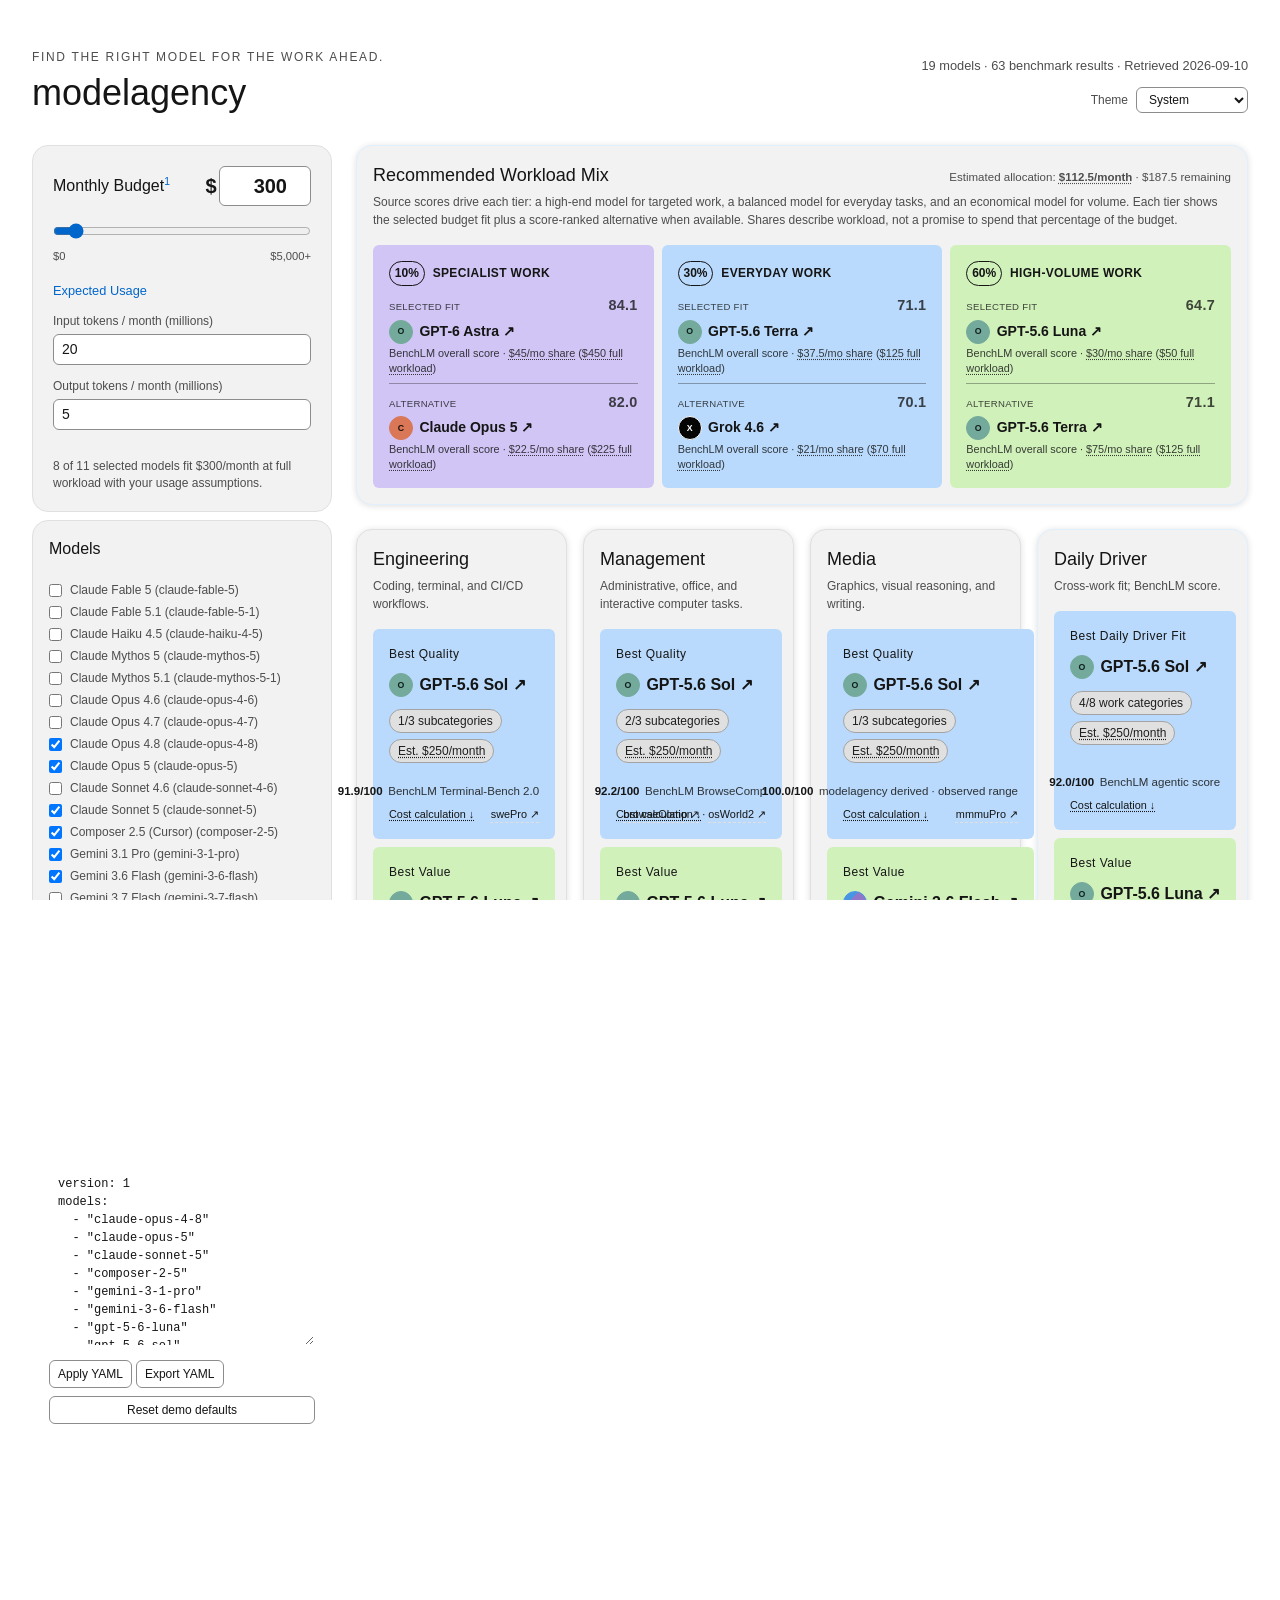
<file: site/index.html>
<!doctype html>
<html lang="en" class="pf-v6-theme-felt">
<head>
  <meta charset="utf-8">
  <meta name="viewport" content="width=device-width, initial-scale=1">
  <meta name="color-scheme" content="dark light">
  <title>modelagency</title>
  <script src="theme.js?v=20260911-23"></script>
  <link rel="stylesheet" href="assets/css/patternfly-base.css">
    <link rel="stylesheet" href="styles.css?v=20260921-55">
</head>
<body>
  <main>
    <header class="site-header">
      <div class="header-copy">
        <p class="eyebrow">Find the right model for the work ahead.</p>
        <h1>modelagency</h1>
      </div>
      <div class="header-meta">
        <p id="snapshot-status" class="snapshot-status">Offline benchmark snapshot</p>
        <label class="theme-control" for="theme-mode"><span>Theme</span><select id="theme-mode" aria-label="Color theme"><option value="system">System</option><option value="light">Light</option><option value="dark">Dark</option></select></label>
      </div>
    </header>

    <section class="dashboard-shell">
      <aside class="sidebar" aria-label="Saved view and filters">
        <section class="budget-panel" aria-labelledby="budget-heading">
          <div class="section-heading"><h2 id="budget-heading">Monthly Budget<sup class="footnote-ref"><a href="#note-budget" aria-label="Read budget estimate notes">1</a></sup></h2><label class="sr-only" for="monthly-budget-amount">Monthly API budget in US dollars</label><span class="budget-amount-control"><span aria-hidden="true">$</span><input id="monthly-budget-amount" class="budget-amount" type="number" min="0" max="5000" step="1" value="300" inputmode="numeric" aria-describedby="budget-status budget-amount-error"></span></div>
          <label class="sr-only" for="monthly-budget">Monthly API budget in US dollars</label>
          <input id="monthly-budget" type="range" min="0" max="5000" step="1" value="300" aria-describedby="budget-status">
          <div class="budget-scale" aria-hidden="true"><span>$0</span><span>$5,000+</span></div>
          <div class="budget-assumptions" id="usage-assumptions">
            <h3>Expected Usage</h3>
            <div class="usage-fields">
              <label for="monthly-input-million">Input tokens / month (millions)</label>
              <input id="monthly-input-million" type="number" min="0" max="1000" step="any" value="20">
              <label for="monthly-output-million">Output tokens / month (millions)</label>
              <input id="monthly-output-million" type="number" min="0" max="1000" step="any" value="5">
            </div>
          </div>
          <p id="budget-amount-error" class="error" role="alert"></p>
          <p id="budget-error" class="error" role="alert"></p>
          <div class="budget-status-row"><p id="budget-status" class="budget-status" role="status" aria-live="polite"></p></div>
        </section>
        <section class="filter-panel" aria-labelledby="models-heading">
          <div class="section-heading"><h2 id="models-heading">Models</h2></div>
          <div id="model-filters"></div>
          <div class="filter-footer">
            <div class="filter-actions">
              <button type="button" data-filter-action="all" data-filter-target="model-filters">Check all</button>
              <button type="button" data-filter-action="none" data-filter-target="model-filters">Uncheck all</button>
            </div>
            <span id="model-count" class="filter-count" aria-live="polite">0 selected</span>
          </div>
        </section>

        <section class="view-config">
          <div class="section-heading"><h2>YAML</h2><span class="muted">saved in this browser</span></div>
          <textarea id="view-yaml" spellcheck="false" aria-label="View YAML"></textarea>
          <div class="button-row">
            <button id="apply-yaml" type="button">Apply YAML</button>
            <button id="export-yaml" type="button">Export YAML</button>
          </div>
          <button id="reset-view" type="button">Reset demo defaults</button>
          <p id="view-status" class="muted" role="status"></p>
        </section>
      </aside>

      <div class="dashboard-content">
        <section class="suggestions-section">
          <div id="suggestions" class="recommendation-report"></div>
        </section>

        <section class="results-panel">
          <div class="comparison-toolbar">
            <div class="comparison-toolbar-title">
              <h2>Compare your models <span class="comparison-summary">(<span id="status" aria-live="polite">Loading…</span> | BenchLM + derived work scores<sup class="footnote-ref"><a href="#note-evidence" aria-label="Read score interpretation notes">3</a></sup>)</span></h2>
            </div>
            <div class="comparison-toolbar-controls" aria-label="Filters">
              <input id="search" type="search" placeholder="Search model, provider, benchmark" aria-label="Search model, provider, benchmark">
            </div>
          </div>
          <div class="table-wrap">
              <table class="comparison-table">
                <thead><tr>
                  <th><button data-sort="model_name">Model</button></th>
                  <th><button data-sort="provider">Provider</button></th>
                  <th><button data-sort="benchlm_agentic" title="BenchLM verified agentic score / 100">BenchLM agentic</button></th>
                  <th><button data-sort="terminal_bench_2" title="BenchLM Terminal-Bench 2.0 score">Terminal-Bench 2.0</button></th>
                  <th><button data-sort="browsecomp" title="BenchLM BrowseComp score">BrowseComp</button></th>
                  <th><button data-sort="osworld_verified" title="BenchLM OSWorld-Verified score">OSWorld-Verified</button></th>
                  <th><button data-sort="benchlm_overall" title="BenchLM overall score / 100">BenchLM overall</button></th>
                  <th data-domain-column="engineering"><button data-sort="engineering" title="Coding, Terminal, and CI/CD">Engineering</button></th>
                  <th data-domain-column="management"><button data-sort="management" title="Administrative, Office, and Computer Use">Management</button></th>
                  <th data-domain-column="media"><button data-sort="media" title="Graphics, Visual Reasoning, and Writing">Media</button></th>
                  <th><button data-sort="daily_driver" title="Normalized daily-driver index / 100">Daily driver</button></th>
                  <th><button data-sort="monthly_cost" title="Estimated monthly API cost for your usage assumptions">Est. / month</button></th>
                  <th>Evidence / attribution / credit</th>
                </tr></thead>
                <tbody id="results"></tbody>
              </table>
            </div>
        </section>

        <section class="canonical-panel" aria-labelledby="canonical-heading">
          <div class="section-heading canonical-header"><div><h2 id="canonical-heading">BenchLM published metrics<sup class="footnote-ref"><a href="#note-sources" aria-label="Read source policy and methodology">2</a></sup></h2><p class="source-heading"><a href="https://benchlm.ai/llm-agent-benchmarks" target="_blank" rel="noreferrer">BenchLM.ai ↗</a><span class="pill">Canonical leaderboard &amp; evidence</span></p></div></div>
          <p id="source-attribution" class="muted">Benchmark data from BenchLM.ai. See the dataset retrieval dates in the evidence details.</p>
          <p class="muted">Source-owned scores and benchmark values. These replace the old local percentile values for cross-model comparison; missing cells remain blank.</p>
          <div id="benchlm-metrics" role="status"></div>
          <details class="canonical-details"><summary>Published ranking lanes</summary>
          <label id="ranking-lane-control" hidden>Ranking lane <select id="ranking-lane"><option value="provisional">Provisional</option><option value="verified">Verified</option></select></label>
          <div id="canonical-results" role="status"></div>
          </details>
        </section>
      </div>
    </section>

    <section class="notes-panel" aria-labelledby="notes-heading">
      <div class="section-heading"><h2 id="notes-heading">Sources, Notes, and Assumptions</h2><span class="muted">How estimates and recommendations are calculated</span></div>
      <div class="notes-grid">
        <article class="note" id="note-sources">
          <h3>Sources &amp; credit</h3>
          <p>BenchLM is the canonical leaderboard and evidence layer; original publishers retain attribution for benchmark results.</p>
          <p class="source-policy-copy">BenchLM owns its published leaderboard ranks, scores, and verification lanes. modelagency derives the work-category, Daily Driver, and value recommendations shown here. <a href="https://benchlm.ai/data" target="_blank" rel="noreferrer">Dataset license</a> · <a href="sources.html">Sources and credits</a>. Sources without redistribution permission remain link-only. modelagency is independent and is not affiliated with or endorsed by BenchLM.</p>
          <p class="presentation-credit">Presentation layer: <a href="https://www.patternfly.org/" target="_blank" rel="noreferrer">PatternFly v6</a> with the <a href="https://www.patternfly.org/design-foundations/theming/" target="_blank" rel="noreferrer">Project Felt theme</a>; foundation CSS is Apache-2.0 licensed. <a href="https://github.com/patternfly/patternfly/blob/main/LICENSE" target="_blank" rel="noreferrer">License ↗</a></p>
          <a class="note-backlink" href="sources.html">Full attribution &amp; credit ↗</a>
        </article>
        <article class="note" id="note-evidence">
          <h3>Evidence &amp; scoring</h3>
          <h4>How to read these scores</h4>
          <p>BenchLM columns are source-owned values and link to their evidence. Overall is BenchLM’s published overall score; Agentic and the three core benchmark columns are separate, not interchangeable. Quality cards rank the selected source scores even when the winner is over budget, while Best Value, Daily Driver Fit, and the workload mix stay budget-aware; over-budget quality winners are labeled explicitly. Score ranges show observed configurations only, with no effort interpolation. Monthly API estimates use your input and output token assumptions. The comparison table keeps all selected models visible.</p>
          <p>BenchLM publishes the canonical benchmark values. modelagency derives work categories, Daily Driver, and value recommendations from those values when available.</p>
          <a class="note-backlink" href="#canonical-heading">View published metrics ↑</a>
        </article>
        <article class="note" id="note-budget">
          <h3>Budget estimates</h3>
          <p>Estimated API spend per model uses the current input and output token prices. A <strong>$5,000+</strong> budget removes the cap; estimates exclude subscriptions, caching discounts, tools, and taxes. Recommendations assume each model handles the full expected workload.</p>
          <a class="note-backlink" href="#budget-heading">Back to Monthly Budget ↑</a>
        </article>
        <article class="note" id="note-pricing">
          <h3>Token pricing</h3>
          <div id="pricing-section" role="status"></div>
        </article>
      </div>
    </section>

  </main>
  <footer class="site-footer" data-site-footer aria-label="Site version">
    <span>modelagency <strong data-site-version>v.alpha</strong></span>
    <span>Build <time data-site-build-date datetime="2026-09-14">2026-09-14</time></span>
  </footer>
  <script src="app.js?v=20260921-47"></script>
  <script src="footer.js?v=20260914-1"></script>
</body>
</html>
</file>
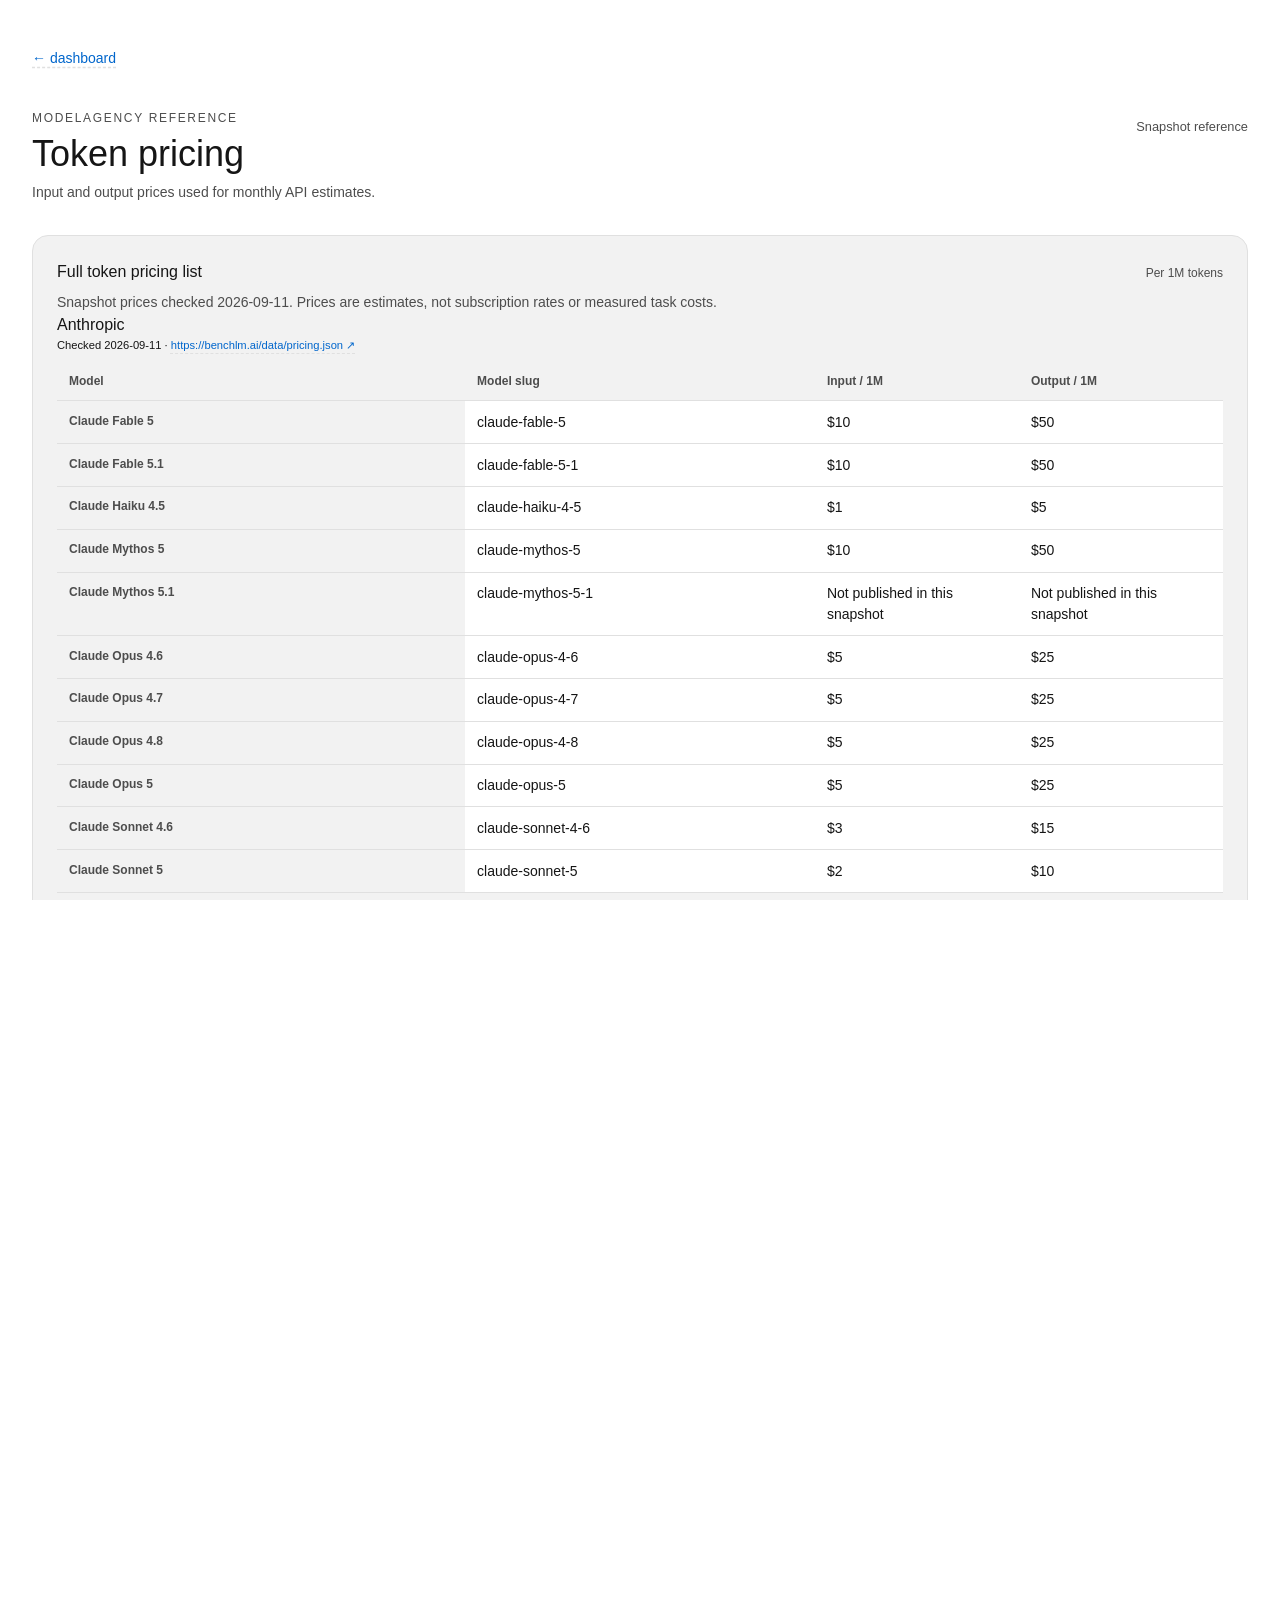
<file: site/pricing.html>
<!doctype html>
<html lang="en" class="pf-v6-theme-felt">
<head>
  <meta charset="utf-8">
  <meta name="viewport" content="width=device-width, initial-scale=1">
  <meta name="color-scheme" content="dark light">
  <title>Token pricing · modelagency</title>
  <script src="theme.js?v=20260911-23"></script>
  <link rel="stylesheet" href="assets/css/patternfly-base.css">
  <link rel="stylesheet" href="styles.css?v=20260921-54">
</head>
<body>
  <main>
    <a class="page-backlink" href="index.html">← dashboard</a>
    <header class="site-header pricing-page-header">
      <div class="header-copy">
        <p class="eyebrow">Modelagency reference</p>
        <h1>Token pricing</h1>
        <p>Input and output prices used for monthly API estimates.</p>
      </div>
      <div class="header-meta">
        <p class="snapshot-status">Snapshot reference</p>
      </div>
    </header>
    <section class="pricing-page-panel" aria-labelledby="pricing-overview">
      <div class="section-heading">
        <h2 id="pricing-overview">Full token pricing list</h2>
        <span class="muted">Per 1M tokens</span>
      </div>
      <p id="pricing-attribution" class="muted">Loading pricing snapshot…</p>
      <div id="pricing-page" role="status"></div>
    </section>
  </main>
  <footer class="site-footer" data-site-footer aria-label="Site version">
    <span>modelagency <strong data-site-version>v.alpha</strong></span>
    <span>Build <time data-site-build-date datetime="2026-09-14">2026-09-14</time></span>
  </footer>
  <script src="pricing.js?v=20260911-3"></script>
  <script src="footer.js?v=20260914-1"></script>
</body>
</html>
</file>
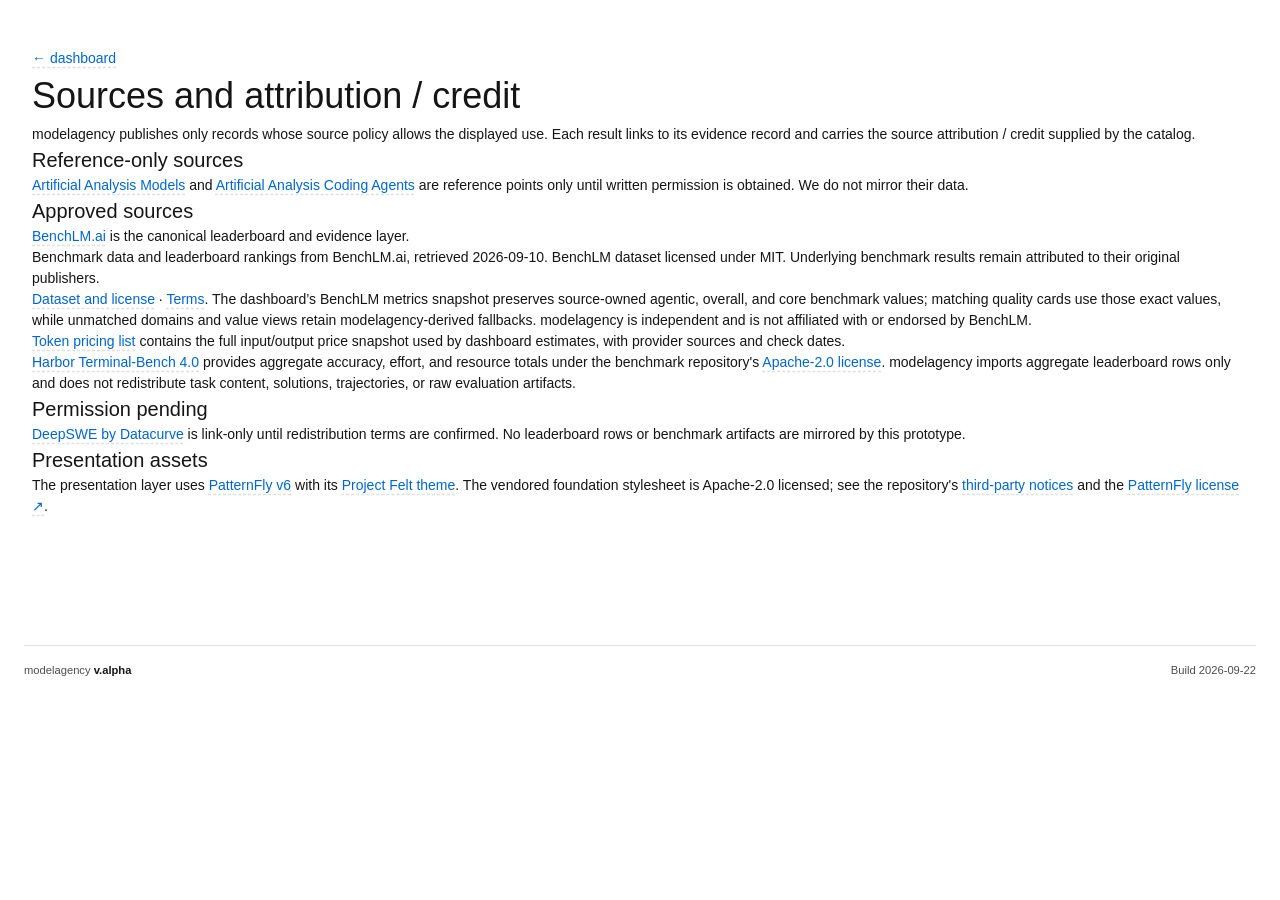
<file: site/sources.html>
<!doctype html>
<html lang="en" class="pf-v6-theme-felt"><head><meta charset="utf-8"><meta name="viewport" content="width=device-width, initial-scale=1"><meta name="color-scheme" content="dark light"><title>Sources · modelagency</title><script src="theme.js?v=20260911-23"></script><link rel="stylesheet" href="assets/css/patternfly-base.css"><link rel="stylesheet" href="styles.css?v=20260921-54"></head>
<body><main><a href="index.html">← dashboard</a><h1>Sources and attribution / credit</h1>
<p>modelagency publishes only records whose source policy allows the displayed use. Each result links to its evidence record and carries the source attribution / credit supplied by the catalog.</p>
<h2>Reference-only sources</h2>
<p><a href="https://artificialanalysis.ai/models">Artificial Analysis Models</a> and <a href="https://artificialanalysis.ai/agents/coding-agents">Artificial Analysis Coding Agents</a> are reference points only until written permission is obtained. We do not mirror their data.</p>
<h2>Approved sources</h2>
<p><a href="https://benchlm.ai/llm-agent-benchmarks">BenchLM.ai</a> is the canonical leaderboard and evidence layer.</p>
<p id="source-attribution">Benchmark data and leaderboard rankings from BenchLM.ai, retrieved 2026-09-11. BenchLM dataset licensed under MIT. Underlying benchmark results remain attributed to their original publishers.</p>
<p><a href="https://benchlm.ai/data">Dataset and license</a> · <a href="https://benchlm.ai/terms">Terms</a>. The dashboard’s BenchLM metrics snapshot preserves source-owned agentic, overall, and core benchmark values; matching quality cards use those exact values, while unmatched domains and value views retain modelagency-derived fallbacks. modelagency is independent and is not affiliated with or endorsed by BenchLM.</p>
<p><a href="pricing.html">Token pricing list</a> contains the full input/output price snapshot used by dashboard estimates, with provider sources and check dates.</p>
<p><a href="https://hub.harborframework.com/datasets/terminal-bench/terminal-bench/latest?tab=leaderboard&amp;leaderboard=4-0-0">Harbor Terminal-Bench 4.0</a> provides aggregate accuracy, effort, and resource totals under the benchmark repository's <a href="https://github.com/harbor-framework/terminal-bench/blob/main/LICENSE">Apache-2.0 license</a>. modelagency imports aggregate leaderboard rows only and does not redistribute task content, solutions, trajectories, or raw evaluation artifacts.</p>
<h2>Permission pending</h2>
<p><a href="https://deepswe.datacurve.ai/">DeepSWE by Datacurve</a> is link-only until redistribution terms are confirmed. No leaderboard rows or benchmark artifacts are mirrored by this prototype.</p>
<h2>Presentation assets</h2>
<p>The presentation layer uses <a href="https://www.patternfly.org/" target="_blank" rel="noreferrer">PatternFly v6</a> with its <a href="https://www.patternfly.org/design-foundations/theming/" target="_blank" rel="noreferrer">Project Felt theme</a>. The vendored foundation stylesheet is Apache-2.0 licensed; see the repository's <a href="../THIRD_PARTY_NOTICES.md">third-party notices</a> and the <a href="https://github.com/patternfly/patternfly/blob/main/LICENSE" target="_blank" rel="noreferrer">PatternFly license ↗</a>.</p>
</main><footer class="site-footer" data-site-footer aria-label="Site version"><span>modelagency <strong data-site-version>v.alpha</strong></span><span>Build <time data-site-build-date datetime="2026-09-14">2026-09-14</time></span></footer><script src="sources.js?v=20260910-19"></script><script src="footer.js?v=20260914-1"></script></body></html>
</file>
<file: site/assets/css/patternfly-base.css>
:where(html,
body,
p,
ol,
ul,
li,
dl,
dt,
dd,
blockquote,
figure,
fieldset,
legend,
textarea,
pre,
iframe,
hr,
h1,
h2,
h3,
h4,
h5,
h6) {
  padding: 0;
  margin: 0;
}

*,
*::before,
*::after {
  box-sizing: border-box;
  scrollbar-color: var(--pf-t--global--border--color--default) transparent;
}

*::-webkit-scrollbar-thumb {
  background-color: var(--pf-t--global--border--color--default);
  border-radius: var(--pf-t--global--spacer--xs);
}

*::-webkit-scrollbar-track {
  background-color: transparent;
}

*::-webkit-scrollbar {
  max-width: var(--pf-t--global--spacer--sm);
  max-height: var(--pf-t--global--spacer--sm);
}

:where(html) {
  background-image: var(--pf-t--global--background--image--default);
  background-repeat: no-repeat;
  background-attachment: fixed;
  background-position: center;
  background-size: cover;
}

:where(html,
body) {
  height: 100%;
}

:where(body) {
  font-family: var(--pf-t--global--font--family--body);
  font-size: var(--pf-t--global--font--size--body--default);
  font-weight: var(--pf-t--global--font--weight--body--default);
  line-height: var(--pf-t--global--font--line-height--body);
  color: var(--pf-t--global--text--color--regular);
}

:where(h1,
h2,
h3,
h4,
h5,
h6) {
  font-size: 100%;
  font-weight: var(--pf-t--global--font--weight--body--default);
}

:where(ul) {
  list-style: none;
}

:where(button,
input,
optgroup,
select,
textarea) {
  margin: 0;
  font-family: inherit;
  font-size: 100%;
  line-height: var(--pf-t--global--font--line-height--body);
  color: var(--pf-t--global--text--color--regular);
}

:where(img,
embed,
iframe,
object,
audio,
video) {
  max-width: 100%;
  height: auto;
}

:where(iframe) {
  border: 0;
}

:where(table) {
  border-spacing: 0;
  border-collapse: collapse;
}

:where(td,
th) {
  padding: 0;
  text-align: start;
}

:where(code,
pre) {
  font-family: var(--pf-t--global--font--family--mono);
}

:where(a) {
  color: var(--pf-t--global--text--color--link--default);
  text-decoration-line: var(--pf-t--global--text-decoration--link--line--default);
  text-decoration-style: var(--pf-t--global--text-decoration--link--style--default);
  text-decoration-color: var(--pf-t--global--text-decoration--color--default);
  text-underline-offset: max(var(--pf-t--global--text-decoration--offset--default), 0.28em);
  transition: ease text-underline-offset 0.3s;
}

:where(a:hover, a:focus) {
  color: var(--pf-t--global--text--color--link--hover);
  text-decoration-line: var(--pf-t--global--text-decoration--link--line--hover);
  text-decoration-style: var(--pf-t--global--text-decoration--link--style--hover);
  text-decoration-color: var(--pf-t--global--text-decoration--color--hover);
  text-underline-offset: max(var(--pf-t--global--text-decoration--offset--hover), 0.33em);
}

:where(a,
button) {
  cursor: pointer;
}

:where(:root) {
  color-scheme: light;
}

:where(.pf-v6-theme-dark) {
  color-scheme: dark;
}

.pf-v6-screen-reader {
  position: fixed;
  inset-block-start: 0;
  inset-inline-start: 0;
  overflow: hidden;
  clip: rect(0, 0, 0, 0);
  white-space: nowrap;
  border: 0;
}
.pf-v6-screen-reader.pf-m-full-size {
  width: 100%;
  height: 100%;
}
.pf-v6-screen-reader.pf-m-absolute {
  position: absolute;
}

.pf-v6-m-tabular-nums {
  font-variant-numeric: tabular-nums;
}

.pf-v6-m-legacy-font {
  --pf-t--global--font--family--body: var(--pf-t--global--font--family--body--legacy);
  --pf-t--global--font--family--heading: var(--pf-t--global--font--family--heading--legacy);
  --pf-t--global--font--family--mono: var(--pf-t--global--font--family--mono--legacy);
  --pf-t--global--font--weight--body: var(--pf-t--global--font--weight--body--legacy);
  --pf-t--global--font--weight--body--bold: var(--pf-t--global--font--weight--body--bold--legacy);
  --pf-t--global--font--weight--heading: var(--pf-t--global--font--weight--heading--legacy);
  --pf-t--global--font--weight--heading--bold: var(--pf-t--global--font--weight--heading--bold--legacy);
}

.pf-v6-m-dir-rtl {
  --pf-v6-global--inverse--multiplier: -1;
  direction: rtl;
}

.pf-v6-m-dir-ltr {
  --pf-v6-global--inverse--multiplier: 1;
  direction: ltr;
}

:where(.pf-v6-m-dir-rtl, [dir=rtl]) .pf-v6-m-mirror-inline-rtl {
  scale: -1 1;
}

.pf-v6-m-no-motion {
  --pf-t--global--delay--400: 1ms !important;
  --pf-t--global--delay--300: 1ms !important;
  --pf-t--global--delay--200: 1ms !important;
  --pf-t--global--delay--100: 1ms !important;
  --pf-t--global--duration--600: 1ms !important;
  --pf-t--global--duration--500: 1ms !important;
  --pf-t--global--duration--400: 1ms !important;
  --pf-t--global--duration--300: 1ms !important;
  --pf-t--global--duration--200: 1ms !important;
  --pf-t--global--duration--100: 1ms !important;
  --pf-t--global--duration--50: 1ms !important;
  --pf-v6-global--thinking-active--Animation--Duration: 0 !important;
}

.pf-v6-m-ai-indicator {
  position: relative;
}
.pf-v6-m-ai-indicator::before {
  position: absolute;
  inset: 0;
  pointer-events: none;
  content: "";
  background: linear-gradient(to right, #f56e6e 0%, #876fd4 65%, #5e40be 100%) border-box;
  border: var(--pf-t--global--border--width--extra-strong) solid transparent;
  border-radius: inherit;
  mask: linear-gradient(#000 0 0) padding-box, linear-gradient(#000 0 0);
  mask-composite: exclude;
}

@property --pf-v6-global--thinking--BoxShadow--Spread {
  syntax: "<length>";
  initial-value: 0;
  inherits: false;
}
.pf-v6-m-thinking {
  box-shadow: 0 0 var(--pf-v6-global--thinking--BoxShadow--Spread) var(--pf-v6-global--thinking--BoxShadow--Color--End-End), 0 0 var(--pf-v6-global--thinking--BoxShadow--Spread) var(--pf-v6-global--thinking--BoxShadow--Color--Start-End), 0 0 var(--pf-v6-global--thinking--BoxShadow--Spread) var(--pf-v6-global--thinking--BoxShadow--Color--End-Start), 0 0 var(--pf-v6-global--thinking--BoxShadow--Spread) var(--pf-v6-global--thinking--BoxShadow--Color--Start-Start);
  animation: pf-v6-global-thinking var(--pf-v6-global--thinking-active--Animation--Duration) infinite ease-in-out;
}
.pf-v6-m-thinking.pf-m-inset {
  box-shadow: inset 0 0 var(--pf-v6-global--thinking--BoxShadow--Spread) var(--pf-v6-global--thinking--BoxShadow--Color--End-End), inset 0 0 var(--pf-v6-global--thinking--BoxShadow--Spread) var(--pf-v6-global--thinking--BoxShadow--Color--Start-End), inset 0 0 var(--pf-v6-global--thinking--BoxShadow--Spread) var(--pf-v6-global--thinking--BoxShadow--Color--End-Start), inset 0 0 var(--pf-v6-global--thinking--BoxShadow--Spread) var(--pf-v6-global--thinking--BoxShadow--Color--Start-Start);
}

@keyframes pf-v6-global-thinking {
  50% {
    --pf-v6-global--thinking--BoxShadow--Spread: var(--pf-v6-global--thinking-active--BoxShadow--Spread);
  }
}
:root {
  --pf-v6-global--danger-jiggle--AnimationDuration--Transform: var(--pf-t--global--motion--duration--fade--default);
  --pf-v6-global--danger-jiggle--AnimationTimingFunction--Transform: var(--pf-t--global--motion--timing-function--default);
  --pf-v6-global--thinking--BoxShadow--Spread: 0px;
  --pf-v6-global--thinking--BoxShadow--Color--Start-Start: oklch(45.9% 0.187 3.815deg);
  --pf-v6-global--thinking--BoxShadow--Color--Start-End: oklch(50% 0.134 242.749deg);
  --pf-v6-global--thinking--BoxShadow--Color--End-Start: oklch(45.9% 0.187 3.815deg);
  --pf-v6-global--thinking--BoxShadow--Color--End-End: oklch(43.2% 0.232 292.759deg);
  --pf-v6-global--thinking-active--BoxShadow--Spread: 15px;
  --pf-v6-global--thinking-active--Animation--Duration: 0;
}
@media screen and (prefers-reduced-motion: no-preference) {
  :root {
    --pf-v6-global--thinking-active--Animation--Duration: 2s;
  }
}
:root {
  container-type: inline-size;
  container-name: pf-v6-contain-viewport pf-v6-contain-table;
}

@property --pf-v6-global--danger-jiggle--TranslateX {
  syntax: "<length>";
  inherits: false;
  initial-value: 0;
}
@keyframes pf-v6-global-danger-jiggle-motion {
  33% {
    --pf-v6-global--danger-jiggle--TranslateX: -2px;
  }
  66% {
    --pf-v6-global--danger-jiggle--TranslateX: 3px;
  }
}
@keyframes pf-v6-global-fade-in {
  from {
    opacity: 0;
  }
  to {
    opacity: 1;
  }
}
@keyframes pf-v6-global-fade-out {
  from {
    opacity: 1;
  }
  to {
    opacity: 0;
  }
}
.fa-lg {
  font-size: 1.3333333333em;
  line-height: 0.75em;
  vertical-align: -0.0667em;
}

.fa-xs {
  font-size: 0.75em;
}

.fa-sm {
  font-size: 0.875em;
}

.fa-1x {
  font-size: 1em;
}

.fa-2x {
  font-size: 2em;
}

.fa-3x {
  font-size: 3em;
}

.fa-4x {
  font-size: 4em;
}

.fa-5x {
  font-size: 5em;
}

.fa-6x {
  font-size: 6em;
}

.fa-7x {
  font-size: 7em;
}

.fa-8x {
  font-size: 8em;
}

.fa-9x {
  font-size: 9em;
}

.fa-10x {
  font-size: 10em;
}

.fa-fw {
  text-align: center;
  width: 1.25em;
}

.fa-ul {
  list-style-type: none;
  margin-left: 2.5em;
  padding-left: 0;
}
.fa-ul > li {
  position: relative;
}

.fa-li {
  left: -2em;
  position: absolute;
  text-align: center;
  width: 2em;
  line-height: inherit;
}

.fa-border {
  border: solid 0.08em #eee;
  border-radius: 0.1em;
  padding: 0.2em 0.25em 0.15em;
}

.fa-pull-left {
  float: left;
}

.fa-pull-right {
  float: right;
}

.fa.fa-pull-left,
.fas.fa-pull-left,
.far.fa-pull-left,
.fal.fa-pull-left,
.fab.fa-pull-left {
  margin-right: 0.3em;
}
.fa.fa-pull-right,
.fas.fa-pull-right,
.far.fa-pull-right,
.fal.fa-pull-right,
.fab.fa-pull-right {
  margin-left: 0.3em;
}

.fa-spin {
  animation: fa-spin 2s infinite linear;
}

.fa-pulse {
  animation: fa-spin 1s infinite steps(8);
}

@keyframes fa-spin {
  0% {
    transform: rotate(0deg);
  }
  100% {
    transform: rotate(360deg);
  }
}
.fa-rotate-90 {
  -ms-filter: "progid:DXImageTransform.Microsoft.BasicImage(rotation=1)";
  transform: rotate(90deg);
}

.fa-rotate-180 {
  -ms-filter: "progid:DXImageTransform.Microsoft.BasicImage(rotation=2)";
  transform: rotate(180deg);
}

.fa-rotate-270 {
  -ms-filter: "progid:DXImageTransform.Microsoft.BasicImage(rotation=3)";
  transform: rotate(270deg);
}

.fa-flip-horizontal {
  -ms-filter: "progid:DXImageTransform.Microsoft.BasicImage(rotation=0, mirror=1)";
  transform: scale(-1, 1);
}

.fa-flip-vertical {
  -ms-filter: "progid:DXImageTransform.Microsoft.BasicImage(rotation=2, mirror=1)";
  transform: scale(1, -1);
}

.fa-flip-horizontal.fa-flip-vertical {
  -ms-filter: "progid:DXImageTransform.Microsoft.BasicImage(rotation=2, mirror=1)";
  transform: scale(-1, -1);
}

:root .fa-rotate-90,
:root .fa-rotate-180,
:root .fa-rotate-270,
:root .fa-flip-horizontal,
:root .fa-flip-vertical {
  filter: none;
}

.fa-stack {
  display: inline-block;
  height: 2em;
  line-height: 2em;
  position: relative;
  vertical-align: middle;
  width: 0.625em;
}

.fa-stack-1x,
.fa-stack-2x {
  left: 0;
  position: absolute;
  text-align: center;
  width: 100%;
}

.fa-stack-1x {
  line-height: inherit;
}

.fa-stack-2x {
  font-size: 2em;
}

.fa-inverse {
  color: #fff;
}

.sr-only {
  border: 0;
  clip: rect(0, 0, 0, 0);
  height: 1px;
  margin: -1px;
  overflow: hidden;
  padding: 0;
  position: absolute;
  width: 1px;
}

.sr-only-focusable:active, .sr-only-focusable:focus {
  clip: auto;
  height: auto;
  margin: 0;
  overflow: visible;
  position: static;
  width: auto;
}

.fa,
.fas {
  font-family: "Font Awesome 5 Free";
  font-weight: 900;
}

.fa-500px:before {
  content: "\f26e";
}

.fa-accessible-icon:before {
  content: "\f368";
}

.fa-accusoft:before {
  content: "\f369";
}

.fa-acquisitions-incorporated:before {
  content: "\f6af";
}

.fa-ad:before {
  content: "\f641";
}

.fa-address-book:before {
  content: "\f2b9";
}

.fa-address-card:before {
  content: "\f2bb";
}

.fa-adjust:before {
  content: "\f042";
}

.fa-adn:before {
  content: "\f170";
}

.fa-adobe:before {
  content: "\f778";
}

.fa-adversal:before {
  content: "\f36a";
}

.fa-affiliatetheme:before {
  content: "\f36b";
}

.fa-air-freshener:before {
  content: "\f5d0";
}

.fa-algolia:before {
  content: "\f36c";
}

.fa-align-center:before {
  content: "\f037";
}

.fa-align-justify:before {
  content: "\f039";
}

.fa-align-left:before {
  content: "\f036";
}

.fa-align-right:before {
  content: "\f038";
}

.fa-alipay:before {
  content: "\f642";
}

.fa-allergies:before {
  content: "\f461";
}

.fa-amazon:before {
  content: "\f270";
}

.fa-amazon-pay:before {
  content: "\f42c";
}

.fa-ambulance:before {
  content: "\f0f9";
}

.fa-american-sign-language-interpreting:before {
  content: "\f2a3";
}

.fa-amilia:before {
  content: "\f36d";
}

.fa-anchor:before {
  content: "\f13d";
}

.fa-android:before {
  content: "\f17b";
}

.fa-angellist:before {
  content: "\f209";
}

.fa-angle-double-down:before {
  content: "\f103";
}

.fa-angle-double-left:before {
  content: "\f100";
}

.fa-angle-double-right:before {
  content: "\f101";
}

.fa-angle-double-up:before {
  content: "\f102";
}

.fa-angle-down:before {
  content: "\f107";
}

.fa-angle-left:before {
  content: "\f104";
}

.fa-angle-right:before {
  content: "\f105";
}

.fa-angle-up:before {
  content: "\f106";
}

.fa-angry:before {
  content: "\f556";
}

.fa-angrycreative:before {
  content: "\f36e";
}

.fa-angular:before {
  content: "\f420";
}

.fa-ankh:before {
  content: "\f644";
}

.fa-app-store:before {
  content: "\f36f";
}

.fa-app-store-ios:before {
  content: "\f370";
}

.fa-apper:before {
  content: "\f371";
}

.fa-apple:before {
  content: "\f179";
}

.fa-apple-alt:before {
  content: "\f5d1";
}

.fa-apple-pay:before {
  content: "\f415";
}

.fa-archive:before {
  content: "\f187";
}

.fa-archway:before {
  content: "\f557";
}

.fa-arrow-alt-circle-down:before {
  content: "\f358";
}

.fa-arrow-alt-circle-left:before {
  content: "\f359";
}

.fa-arrow-alt-circle-right:before {
  content: "\f35a";
}

.fa-arrow-alt-circle-up:before {
  content: "\f35b";
}

.fa-arrow-circle-down:before {
  content: "\f0ab";
}

.fa-arrow-circle-left:before {
  content: "\f0a8";
}

.fa-arrow-circle-right:before {
  content: "\f0a9";
}

.fa-arrow-circle-up:before {
  content: "\f0aa";
}

.fa-arrow-down:before {
  content: "\f063";
}

.fa-arrow-left:before {
  content: "\f060";
}

.fa-arrow-right:before {
  content: "\f061";
}

.fa-arrow-up:before {
  content: "\f062";
}

.fa-arrows-alt:before {
  content: "\f0b2";
}

.fa-arrows-alt-h:before {
  content: "\f337";
}

.fa-arrows-alt-v:before {
  content: "\f338";
}

.fa-artstation:before {
  content: "\f77a";
}

.fa-assistive-listening-systems:before {
  content: "\f2a2";
}

.fa-asterisk:before {
  content: "\f069";
}

.fa-asymmetrik:before {
  content: "\f372";
}

.fa-at:before {
  content: "\f1fa";
}

.fa-atlas:before {
  content: "\f558";
}

.fa-atlassian:before {
  content: "\f77b";
}

.fa-atom:before {
  content: "\f5d2";
}

.fa-audible:before {
  content: "\f373";
}

.fa-audio-description:before {
  content: "\f29e";
}

.fa-autoprefixer:before {
  content: "\f41c";
}

.fa-avianex:before {
  content: "\f374";
}

.fa-aviato:before {
  content: "\f421";
}

.fa-award:before {
  content: "\f559";
}

.fa-aws:before {
  content: "\f375";
}

.fa-baby:before {
  content: "\f77c";
}

.fa-baby-carriage:before {
  content: "\f77d";
}

.fa-backspace:before {
  content: "\f55a";
}

.fa-backward:before {
  content: "\f04a";
}

.fa-balance-scale:before {
  content: "\f24e";
}

.fa-ban:before {
  content: "\f05e";
}

.fa-band-aid:before {
  content: "\f462";
}

.fa-bandcamp:before {
  content: "\f2d5";
}

.fa-barcode:before {
  content: "\f02a";
}

.fa-bars:before {
  content: "\f0c9";
}

.fa-baseball-ball:before {
  content: "\f433";
}

.fa-basketball-ball:before {
  content: "\f434";
}

.fa-bath:before {
  content: "\f2cd";
}

.fa-battery-empty:before {
  content: "\f244";
}

.fa-battery-full:before {
  content: "\f240";
}

.fa-battery-half:before {
  content: "\f242";
}

.fa-battery-quarter:before {
  content: "\f243";
}

.fa-battery-three-quarters:before {
  content: "\f241";
}

.fa-bed:before {
  content: "\f236";
}

.fa-beer:before {
  content: "\f0fc";
}

.fa-behance:before {
  content: "\f1b4";
}

.fa-behance-square:before {
  content: "\f1b5";
}

.fa-bell:before {
  content: "\f0f3";
}

.fa-bell-slash:before {
  content: "\f1f6";
}

.fa-bezier-curve:before {
  content: "\f55b";
}

.fa-bible:before {
  content: "\f647";
}

.fa-bicycle:before {
  content: "\f206";
}

.fa-bimobject:before {
  content: "\f378";
}

.fa-binoculars:before {
  content: "\f1e5";
}

.fa-biohazard:before {
  content: "\f780";
}

.fa-birthday-cake:before {
  content: "\f1fd";
}

.fa-bitbucket:before {
  content: "\f171";
}

.fa-bitcoin:before {
  content: "\f379";
}

.fa-bity:before {
  content: "\f37a";
}

.fa-black-tie:before {
  content: "\f27e";
}

.fa-blackberry:before {
  content: "\f37b";
}

.fa-blender:before {
  content: "\f517";
}

.fa-blender-phone:before {
  content: "\f6b6";
}

.fa-blind:before {
  content: "\f29d";
}

.fa-blog:before {
  content: "\f781";
}

.fa-blogger:before {
  content: "\f37c";
}

.fa-blogger-b:before {
  content: "\f37d";
}

.fa-bluetooth:before {
  content: "\f293";
}

.fa-bluetooth-b:before {
  content: "\f294";
}

.fa-bold:before {
  content: "\f032";
}

.fa-bolt:before {
  content: "\f0e7";
}

.fa-bomb:before {
  content: "\f1e2";
}

.fa-bone:before {
  content: "\f5d7";
}

.fa-bong:before {
  content: "\f55c";
}

.fa-book:before {
  content: "\f02d";
}

.fa-book-dead:before {
  content: "\f6b7";
}

.fa-book-open:before {
  content: "\f518";
}

.fa-book-reader:before {
  content: "\f5da";
}

.fa-bookmark:before {
  content: "\f02e";
}

.fa-bowling-ball:before {
  content: "\f436";
}

.fa-box:before {
  content: "\f466";
}

.fa-box-open:before {
  content: "\f49e";
}

.fa-boxes:before {
  content: "\f468";
}

.fa-braille:before {
  content: "\f2a1";
}

.fa-brain:before {
  content: "\f5dc";
}

.fa-briefcase:before {
  content: "\f0b1";
}

.fa-briefcase-medical:before {
  content: "\f469";
}

.fa-broadcast-tower:before {
  content: "\f519";
}

.fa-broom:before {
  content: "\f51a";
}

.fa-brush:before {
  content: "\f55d";
}

.fa-btc:before {
  content: "\f15a";
}

.fa-bug:before {
  content: "\f188";
}

.fa-building:before {
  content: "\f1ad";
}

.fa-bullhorn:before {
  content: "\f0a1";
}

.fa-bullseye:before {
  content: "\f140";
}

.fa-burn:before {
  content: "\f46a";
}

.fa-buromobelexperte:before {
  content: "\f37f";
}

.fa-bus:before {
  content: "\f207";
}

.fa-bus-alt:before {
  content: "\f55e";
}

.fa-business-time:before {
  content: "\f64a";
}

.fa-buysellads:before {
  content: "\f20d";
}

.fa-calculator:before {
  content: "\f1ec";
}

.fa-calendar:before {
  content: "\f133";
}

.fa-calendar-alt:before {
  content: "\f073";
}

.fa-calendar-check:before {
  content: "\f274";
}

.fa-calendar-day:before {
  content: "\f783";
}

.fa-calendar-minus:before {
  content: "\f272";
}

.fa-calendar-plus:before {
  content: "\f271";
}

.fa-calendar-times:before {
  content: "\f273";
}

.fa-calendar-week:before {
  content: "\f784";
}

.fa-camera:before {
  content: "\f030";
}

.fa-camera-retro:before {
  content: "\f083";
}

.fa-campground:before {
  content: "\f6bb";
}

.fa-canadian-maple-leaf:before {
  content: "\f785";
}

.fa-candy-cane:before {
  content: "\f786";
}

.fa-cannabis:before {
  content: "\f55f";
}

.fa-capsules:before {
  content: "\f46b";
}

.fa-car:before {
  content: "\f1b9";
}

.fa-car-alt:before {
  content: "\f5de";
}

.fa-car-battery:before {
  content: "\f5df";
}

.fa-car-crash:before {
  content: "\f5e1";
}

.fa-car-side:before {
  content: "\f5e4";
}

.fa-caret-down:before {
  content: "\f0d7";
}

.fa-caret-left:before {
  content: "\f0d9";
}

.fa-caret-right:before {
  content: "\f0da";
}

.fa-caret-square-down:before {
  content: "\f150";
}

.fa-caret-square-left:before {
  content: "\f191";
}

.fa-caret-square-right:before {
  content: "\f152";
}

.fa-caret-square-up:before {
  content: "\f151";
}

.fa-caret-up:before {
  content: "\f0d8";
}

.fa-carrot:before {
  content: "\f787";
}

.fa-cart-arrow-down:before {
  content: "\f218";
}

.fa-cart-plus:before {
  content: "\f217";
}

.fa-cash-register:before {
  content: "\f788";
}

.fa-cat:before {
  content: "\f6be";
}

.fa-cc-amazon-pay:before {
  content: "\f42d";
}

.fa-cc-amex:before {
  content: "\f1f3";
}

.fa-cc-apple-pay:before {
  content: "\f416";
}

.fa-cc-diners-club:before {
  content: "\f24c";
}

.fa-cc-discover:before {
  content: "\f1f2";
}

.fa-cc-jcb:before {
  content: "\f24b";
}

.fa-cc-mastercard:before {
  content: "\f1f1";
}

.fa-cc-paypal:before {
  content: "\f1f4";
}

.fa-cc-stripe:before {
  content: "\f1f5";
}

.fa-cc-visa:before {
  content: "\f1f0";
}

.fa-centercode:before {
  content: "\f380";
}

.fa-centos:before {
  content: "\f789";
}

.fa-certificate:before {
  content: "\f0a3";
}

.fa-chair:before {
  content: "\f6c0";
}

.fa-chalkboard:before {
  content: "\f51b";
}

.fa-chalkboard-teacher:before {
  content: "\f51c";
}

.fa-charging-station:before {
  content: "\f5e7";
}

.fa-chart-area:before {
  content: "\f1fe";
}

.fa-chart-bar:before {
  content: "\f080";
}

.fa-chart-line:before {
  content: "\f201";
}

.fa-chart-pie:before {
  content: "\f200";
}

.fa-check:before {
  content: "\f00c";
}

.fa-check-circle:before {
  content: "\f058";
}

.fa-check-double:before {
  content: "\f560";
}

.fa-check-square:before {
  content: "\f14a";
}

.fa-chess:before {
  content: "\f439";
}

.fa-chess-bishop:before {
  content: "\f43a";
}

.fa-chess-board:before {
  content: "\f43c";
}

.fa-chess-king:before {
  content: "\f43f";
}

.fa-chess-knight:before {
  content: "\f441";
}

.fa-chess-pawn:before {
  content: "\f443";
}

.fa-chess-queen:before {
  content: "\f445";
}

.fa-chess-rook:before {
  content: "\f447";
}

.fa-chevron-circle-down:before {
  content: "\f13a";
}

.fa-chevron-circle-left:before {
  content: "\f137";
}

.fa-chevron-circle-right:before {
  content: "\f138";
}

.fa-chevron-circle-up:before {
  content: "\f139";
}

.fa-chevron-down:before {
  content: "\f078";
}

.fa-chevron-left:before {
  content: "\f053";
}

.fa-chevron-right:before {
  content: "\f054";
}

.fa-chevron-up:before {
  content: "\f077";
}

.fa-child:before {
  content: "\f1ae";
}

.fa-chrome:before {
  content: "\f268";
}

.fa-church:before {
  content: "\f51d";
}

.fa-circle:before {
  content: "\f111";
}

.fa-circle-notch:before {
  content: "\f1ce";
}

.fa-city:before {
  content: "\f64f";
}

.fa-clipboard:before {
  content: "\f328";
}

.fa-clipboard-check:before {
  content: "\f46c";
}

.fa-clipboard-list:before {
  content: "\f46d";
}

.fa-clock:before {
  content: "\f017";
}

.fa-clone:before {
  content: "\f24d";
}

.fa-closed-captioning:before {
  content: "\f20a";
}

.fa-cloud:before {
  content: "\f0c2";
}

.fa-cloud-download-alt:before {
  content: "\f381";
}

.fa-cloud-meatball:before {
  content: "\f73b";
}

.fa-cloud-moon:before {
  content: "\f6c3";
}

.fa-cloud-moon-rain:before {
  content: "\f73c";
}

.fa-cloud-rain:before {
  content: "\f73d";
}

.fa-cloud-showers-heavy:before {
  content: "\f740";
}

.fa-cloud-sun:before {
  content: "\f6c4";
}

.fa-cloud-sun-rain:before {
  content: "\f743";
}

.fa-cloud-upload-alt:before {
  content: "\f382";
}

.fa-cloudscale:before {
  content: "\f383";
}

.fa-cloudsmith:before {
  content: "\f384";
}

.fa-cloudversify:before {
  content: "\f385";
}

.fa-cocktail:before {
  content: "\f561";
}

.fa-code:before {
  content: "\f121";
}

.fa-code-branch:before {
  content: "\f126";
}

.fa-codepen:before {
  content: "\f1cb";
}

.fa-codiepie:before {
  content: "\f284";
}

.fa-coffee:before {
  content: "\f0f4";
}

.fa-cog:before {
  content: "\f013";
}

.fa-cogs:before {
  content: "\f085";
}

.fa-coins:before {
  content: "\f51e";
}

.fa-columns:before {
  content: "\f0db";
}

.fa-comment:before {
  content: "\f075";
}

.fa-comment-alt:before {
  content: "\f27a";
}

.fa-comment-dollar:before {
  content: "\f651";
}

.fa-comment-dots:before {
  content: "\f4ad";
}

.fa-comment-slash:before {
  content: "\f4b3";
}

.fa-comments:before {
  content: "\f086";
}

.fa-comments-dollar:before {
  content: "\f653";
}

.fa-compact-disc:before {
  content: "\f51f";
}

.fa-compass:before {
  content: "\f14e";
}

.fa-compress:before {
  content: "\f066";
}

.fa-compress-arrows-alt:before {
  content: "\f78c";
}

.fa-concierge-bell:before {
  content: "\f562";
}

.fa-confluence:before {
  content: "\f78d";
}

.fa-connectdevelop:before {
  content: "\f20e";
}

.fa-contao:before {
  content: "\f26d";
}

.fa-cookie:before {
  content: "\f563";
}

.fa-cookie-bite:before {
  content: "\f564";
}

.fa-copy:before {
  content: "\f0c5";
}

.fa-copyright:before {
  content: "\f1f9";
}

.fa-couch:before {
  content: "\f4b8";
}

.fa-cpanel:before {
  content: "\f388";
}

.fa-creative-commons:before {
  content: "\f25e";
}

.fa-creative-commons-by:before {
  content: "\f4e7";
}

.fa-creative-commons-nc:before {
  content: "\f4e8";
}

.fa-creative-commons-nc-eu:before {
  content: "\f4e9";
}

.fa-creative-commons-nc-jp:before {
  content: "\f4ea";
}

.fa-creative-commons-nd:before {
  content: "\f4eb";
}

.fa-creative-commons-pd:before {
  content: "\f4ec";
}

.fa-creative-commons-pd-alt:before {
  content: "\f4ed";
}

.fa-creative-commons-remix:before {
  content: "\f4ee";
}

.fa-creative-commons-sa:before {
  content: "\f4ef";
}

.fa-creative-commons-sampling:before {
  content: "\f4f0";
}

.fa-creative-commons-sampling-plus:before {
  content: "\f4f1";
}

.fa-creative-commons-share:before {
  content: "\f4f2";
}

.fa-creative-commons-zero:before {
  content: "\f4f3";
}

.fa-credit-card:before {
  content: "\f09d";
}

.fa-critical-role:before {
  content: "\f6c9";
}

.fa-crop:before {
  content: "\f125";
}

.fa-crop-alt:before {
  content: "\f565";
}

.fa-cross:before {
  content: "\f654";
}

.fa-crosshairs:before {
  content: "\f05b";
}

.fa-crow:before {
  content: "\f520";
}

.fa-crown:before {
  content: "\f521";
}

.fa-css3:before {
  content: "\f13c";
}

.fa-css3-alt:before {
  content: "\f38b";
}

.fa-cube:before {
  content: "\f1b2";
}

.fa-cubes:before {
  content: "\f1b3";
}

.fa-cut:before {
  content: "\f0c4";
}

.fa-cuttlefish:before {
  content: "\f38c";
}

.fa-d-and-d:before {
  content: "\f38d";
}

.fa-d-and-d-beyond:before {
  content: "\f6ca";
}

.fa-dashcube:before {
  content: "\f210";
}

.fa-database:before {
  content: "\f1c0";
}

.fa-deaf:before {
  content: "\f2a4";
}

.fa-delicious:before {
  content: "\f1a5";
}

.fa-democrat:before {
  content: "\f747";
}

.fa-deploydog:before {
  content: "\f38e";
}

.fa-deskpro:before {
  content: "\f38f";
}

.fa-desktop:before {
  content: "\f108";
}

.fa-dev:before {
  content: "\f6cc";
}

.fa-deviantart:before {
  content: "\f1bd";
}

.fa-dharmachakra:before {
  content: "\f655";
}

.fa-dhl:before {
  content: "\f790";
}

.fa-diagnoses:before {
  content: "\f470";
}

.fa-diaspora:before {
  content: "\f791";
}

.fa-dice:before {
  content: "\f522";
}

.fa-dice-d20:before {
  content: "\f6cf";
}

.fa-dice-d6:before {
  content: "\f6d1";
}

.fa-dice-five:before {
  content: "\f523";
}

.fa-dice-four:before {
  content: "\f524";
}

.fa-dice-one:before {
  content: "\f525";
}

.fa-dice-six:before {
  content: "\f526";
}

.fa-dice-three:before {
  content: "\f527";
}

.fa-dice-two:before {
  content: "\f528";
}

.fa-digg:before {
  content: "\f1a6";
}

.fa-digital-ocean:before {
  content: "\f391";
}

.fa-digital-tachograph:before {
  content: "\f566";
}

.fa-directions:before {
  content: "\f5eb";
}

.fa-discord:before {
  content: "\f392";
}

.fa-discourse:before {
  content: "\f393";
}

.fa-divide:before {
  content: "\f529";
}

.fa-dizzy:before {
  content: "\f567";
}

.fa-dna:before {
  content: "\f471";
}

.fa-dochub:before {
  content: "\f394";
}

.fa-docker:before {
  content: "\f395";
}

.fa-dog:before {
  content: "\f6d3";
}

.fa-dollar-sign:before {
  content: "\f155";
}

.fa-dolly:before {
  content: "\f472";
}

.fa-dolly-flatbed:before {
  content: "\f474";
}

.fa-donate:before {
  content: "\f4b9";
}

.fa-door-closed:before {
  content: "\f52a";
}

.fa-door-open:before {
  content: "\f52b";
}

.fa-dot-circle:before {
  content: "\f192";
}

.fa-dove:before {
  content: "\f4ba";
}

.fa-download:before {
  content: "\f019";
}

.fa-draft2digital:before {
  content: "\f396";
}

.fa-drafting-compass:before {
  content: "\f568";
}

.fa-dragon:before {
  content: "\f6d5";
}

.fa-draw-polygon:before {
  content: "\f5ee";
}

.fa-dribbble:before {
  content: "\f17d";
}

.fa-dribbble-square:before {
  content: "\f397";
}

.fa-dropbox:before {
  content: "\f16b";
}

.fa-drum:before {
  content: "\f569";
}

.fa-drum-steelpan:before {
  content: "\f56a";
}

.fa-drumstick-bite:before {
  content: "\f6d7";
}

.fa-drupal:before {
  content: "\f1a9";
}

.fa-dumbbell:before {
  content: "\f44b";
}

.fa-dumpster:before {
  content: "\f793";
}

.fa-dumpster-fire:before {
  content: "\f794";
}

.fa-dungeon:before {
  content: "\f6d9";
}

.fa-dyalog:before {
  content: "\f399";
}

.fa-earlybirds:before {
  content: "\f39a";
}

.fa-ebay:before {
  content: "\f4f4";
}

.fa-edge:before {
  content: "\f282";
}

.fa-edit:before {
  content: "\f044";
}

.fa-eject:before {
  content: "\f052";
}

.fa-elementor:before {
  content: "\f430";
}

.fa-ellipsis-h:before {
  content: "\f141";
}

.fa-ellipsis-v:before {
  content: "\f142";
}

.fa-ello:before {
  content: "\f5f1";
}

.fa-ember:before {
  content: "\f423";
}

.fa-empire:before {
  content: "\f1d1";
}

.fa-envelope:before {
  content: "\f0e0";
}

.fa-envelope-open:before {
  content: "\f2b6";
}

.fa-envelope-open-text:before {
  content: "\f658";
}

.fa-envelope-square:before {
  content: "\f199";
}

.fa-envira:before {
  content: "\f299";
}

.fa-equals:before {
  content: "\f52c";
}

.fa-eraser:before {
  content: "\f12d";
}

.fa-erlang:before {
  content: "\f39d";
}

.fa-ethereum:before {
  content: "\f42e";
}

.fa-ethernet:before {
  content: "\f796";
}

.fa-etsy:before {
  content: "\f2d7";
}

.fa-euro-sign:before {
  content: "\f153";
}

.fa-exchange-alt:before {
  content: "\f362";
}

.fa-exclamation:before {
  content: "\f12a";
}

.fa-exclamation-circle:before {
  content: "\f06a";
}

.fa-exclamation-triangle:before {
  content: "\f071";
}

.fa-expand:before {
  content: "\f065";
}

.fa-expand-arrows-alt:before {
  content: "\f31e";
}

.fa-expeditedssl:before {
  content: "\f23e";
}

.fa-external-link-alt:before {
  content: "\f35d";
}

.fa-external-link-square-alt:before {
  content: "\f360";
}

.fa-eye:before {
  content: "\f06e";
}

.fa-eye-dropper:before {
  content: "\f1fb";
}

.fa-eye-slash:before {
  content: "\f070";
}

.fa-facebook:before {
  content: "\f09a";
}

.fa-facebook-f:before {
  content: "\f39e";
}

.fa-facebook-messenger:before {
  content: "\f39f";
}

.fa-facebook-square:before {
  content: "\f082";
}

.fa-fantasy-flight-games:before {
  content: "\f6dc";
}

.fa-fast-backward:before {
  content: "\f049";
}

.fa-fast-forward:before {
  content: "\f050";
}

.fa-fax:before {
  content: "\f1ac";
}

.fa-feather:before {
  content: "\f52d";
}

.fa-feather-alt:before {
  content: "\f56b";
}

.fa-fedex:before {
  content: "\f797";
}

.fa-fedora:before {
  content: "\f798";
}

.fa-female:before {
  content: "\f182";
}

.fa-fighter-jet:before {
  content: "\f0fb";
}

.fa-figma:before {
  content: "\f799";
}

.fa-file:before {
  content: "\f15b";
}

.fa-file-alt:before {
  content: "\f15c";
}

.fa-file-archive:before {
  content: "\f1c6";
}

.fa-file-audio:before {
  content: "\f1c7";
}

.fa-file-code:before {
  content: "\f1c9";
}

.fa-file-contract:before {
  content: "\f56c";
}

.fa-file-csv:before {
  content: "\f6dd";
}

.fa-file-download:before {
  content: "\f56d";
}

.fa-file-excel:before {
  content: "\f1c3";
}

.fa-file-export:before {
  content: "\f56e";
}

.fa-file-image:before {
  content: "\f1c5";
}

.fa-file-import:before {
  content: "\f56f";
}

.fa-file-invoice:before {
  content: "\f570";
}

.fa-file-invoice-dollar:before {
  content: "\f571";
}

.fa-file-medical:before {
  content: "\f477";
}

.fa-file-medical-alt:before {
  content: "\f478";
}

.fa-file-pdf:before {
  content: "\f1c1";
}

.fa-file-powerpoint:before {
  content: "\f1c4";
}

.fa-file-prescription:before {
  content: "\f572";
}

.fa-file-signature:before {
  content: "\f573";
}

.fa-file-upload:before {
  content: "\f574";
}

.fa-file-video:before {
  content: "\f1c8";
}

.fa-file-word:before {
  content: "\f1c2";
}

.fa-fill:before {
  content: "\f575";
}

.fa-fill-drip:before {
  content: "\f576";
}

.fa-film:before {
  content: "\f008";
}

.fa-filter:before {
  content: "\f0b0";
}

.fa-fingerprint:before {
  content: "\f577";
}

.fa-fire:before {
  content: "\f06d";
}

.fa-fire-alt:before {
  content: "\f7e4";
}

.fa-fire-extinguisher:before {
  content: "\f134";
}

.fa-firefox:before {
  content: "\f269";
}

.fa-first-aid:before {
  content: "\f479";
}

.fa-first-order:before {
  content: "\f2b0";
}

.fa-first-order-alt:before {
  content: "\f50a";
}

.fa-firstdraft:before {
  content: "\f3a1";
}

.fa-fish:before {
  content: "\f578";
}

.fa-fist-raised:before {
  content: "\f6de";
}

.fa-flag:before {
  content: "\f024";
}

.fa-flag-checkered:before {
  content: "\f11e";
}

.fa-flag-usa:before {
  content: "\f74d";
}

.fa-flask:before {
  content: "\f0c3";
}

.fa-flickr:before {
  content: "\f16e";
}

.fa-flipboard:before {
  content: "\f44d";
}

.fa-flushed:before {
  content: "\f579";
}

.fa-fly:before {
  content: "\f417";
}

.fa-folder:before {
  content: "\f07b";
}

.fa-folder-minus:before {
  content: "\f65d";
}

.fa-folder-open:before {
  content: "\f07c";
}

.fa-folder-plus:before {
  content: "\f65e";
}

.fa-font:before {
  content: "\f031";
}

.fa-font-awesome:before {
  content: "\f2b4";
}

.fa-font-awesome-alt:before {
  content: "\f35c";
}

.fa-font-awesome-flag:before {
  content: "\f425";
}

.fa-font-awesome-logo-full:before {
  content: "\f4e6";
}

.fa-fonticons:before {
  content: "\f280";
}

.fa-fonticons-fi:before {
  content: "\f3a2";
}

.fa-football-ball:before {
  content: "\f44e";
}

.fa-fort-awesome:before {
  content: "\f286";
}

.fa-fort-awesome-alt:before {
  content: "\f3a3";
}

.fa-forumbee:before {
  content: "\f211";
}

.fa-forward:before {
  content: "\f04e";
}

.fa-foursquare:before {
  content: "\f180";
}

.fa-free-code-camp:before {
  content: "\f2c5";
}

.fa-freebsd:before {
  content: "\f3a4";
}

.fa-frog:before {
  content: "\f52e";
}

.fa-frown:before {
  content: "\f119";
}

.fa-frown-open:before {
  content: "\f57a";
}

.fa-fulcrum:before {
  content: "\f50b";
}

.fa-funnel-dollar:before {
  content: "\f662";
}

.fa-futbol:before {
  content: "\f1e3";
}

.fa-galactic-republic:before {
  content: "\f50c";
}

.fa-galactic-senate:before {
  content: "\f50d";
}

.fa-gamepad:before {
  content: "\f11b";
}

.fa-gas-pump:before {
  content: "\f52f";
}

.fa-gavel:before {
  content: "\f0e3";
}

.fa-gem:before {
  content: "\f3a5";
}

.fa-genderless:before {
  content: "\f22d";
}

.fa-get-pocket:before {
  content: "\f265";
}

.fa-gg:before {
  content: "\f260";
}

.fa-gg-circle:before {
  content: "\f261";
}

.fa-ghost:before {
  content: "\f6e2";
}

.fa-gift:before {
  content: "\f06b";
}

.fa-gifts:before {
  content: "\f79c";
}

.fa-git:before {
  content: "\f1d3";
}

.fa-git-square:before {
  content: "\f1d2";
}

.fa-github:before {
  content: "\f09b";
}

.fa-github-alt:before {
  content: "\f113";
}

.fa-github-square:before {
  content: "\f092";
}

.fa-gitkraken:before {
  content: "\f3a6";
}

.fa-gitlab:before {
  content: "\f296";
}

.fa-gitter:before {
  content: "\f426";
}

.fa-glass-cheers:before {
  content: "\f79f";
}

.fa-glass-martini:before {
  content: "\f000";
}

.fa-glass-martini-alt:before {
  content: "\f57b";
}

.fa-glass-whiskey:before {
  content: "\f7a0";
}

.fa-glasses:before {
  content: "\f530";
}

.fa-glide:before {
  content: "\f2a5";
}

.fa-glide-g:before {
  content: "\f2a6";
}

.fa-globe:before {
  content: "\f0ac";
}

.fa-globe-africa:before {
  content: "\f57c";
}

.fa-globe-americas:before {
  content: "\f57d";
}

.fa-globe-asia:before {
  content: "\f57e";
}

.fa-globe-europe:before {
  content: "\f7a2";
}

.fa-gofore:before {
  content: "\f3a7";
}

.fa-golf-ball:before {
  content: "\f450";
}

.fa-goodreads:before {
  content: "\f3a8";
}

.fa-goodreads-g:before {
  content: "\f3a9";
}

.fa-google:before {
  content: "\f1a0";
}

.fa-google-drive:before {
  content: "\f3aa";
}

.fa-google-play:before {
  content: "\f3ab";
}

.fa-google-plus:before {
  content: "\f2b3";
}

.fa-google-plus-g:before {
  content: "\f0d5";
}

.fa-google-plus-square:before {
  content: "\f0d4";
}

.fa-google-wallet:before {
  content: "\f1ee";
}

.fa-gopuram:before {
  content: "\f664";
}

.fa-graduation-cap:before {
  content: "\f19d";
}

.fa-gratipay:before {
  content: "\f184";
}

.fa-grav:before {
  content: "\f2d6";
}

.fa-greater-than:before {
  content: "\f531";
}

.fa-greater-than-equal:before {
  content: "\f532";
}

.fa-grimace:before {
  content: "\f57f";
}

.fa-grin:before {
  content: "\f580";
}

.fa-grin-alt:before {
  content: "\f581";
}

.fa-grin-beam:before {
  content: "\f582";
}

.fa-grin-beam-sweat:before {
  content: "\f583";
}

.fa-grin-hearts:before {
  content: "\f584";
}

.fa-grin-squint:before {
  content: "\f585";
}

.fa-grin-squint-tears:before {
  content: "\f586";
}

.fa-grin-stars:before {
  content: "\f587";
}

.fa-grin-tears:before {
  content: "\f588";
}

.fa-grin-tongue:before {
  content: "\f589";
}

.fa-grin-tongue-squint:before {
  content: "\f58a";
}

.fa-grin-tongue-wink:before {
  content: "\f58b";
}

.fa-grin-wink:before {
  content: "\f58c";
}

.fa-grip-horizontal:before {
  content: "\f58d";
}

.fa-grip-lines:before {
  content: "\f7a4";
}

.fa-grip-lines-vertical:before {
  content: "\f7a5";
}

.fa-grip-vertical:before {
  content: "\f58e";
}

.fa-gripfire:before {
  content: "\f3ac";
}

.fa-grunt:before {
  content: "\f3ad";
}

.fa-guitar:before {
  content: "\f7a6";
}

.fa-gulp:before {
  content: "\f3ae";
}

.fa-h-square:before {
  content: "\f0fd";
}

.fa-hacker-news:before {
  content: "\f1d4";
}

.fa-hacker-news-square:before {
  content: "\f3af";
}

.fa-hackerrank:before {
  content: "\f5f7";
}

.fa-hammer:before {
  content: "\f6e3";
}

.fa-hamsa:before {
  content: "\f665";
}

.fa-hand-holding:before {
  content: "\f4bd";
}

.fa-hand-holding-heart:before {
  content: "\f4be";
}

.fa-hand-holding-usd:before {
  content: "\f4c0";
}

.fa-hand-lizard:before {
  content: "\f258";
}

.fa-hand-paper:before {
  content: "\f256";
}

.fa-hand-peace:before {
  content: "\f25b";
}

.fa-hand-point-down:before {
  content: "\f0a7";
}

.fa-hand-point-left:before {
  content: "\f0a5";
}

.fa-hand-point-right:before {
  content: "\f0a4";
}

.fa-hand-point-up:before {
  content: "\f0a6";
}

.fa-hand-pointer:before {
  content: "\f25a";
}

.fa-hand-rock:before {
  content: "\f255";
}

.fa-hand-scissors:before {
  content: "\f257";
}

.fa-hand-spock:before {
  content: "\f259";
}

.fa-hands:before {
  content: "\f4c2";
}

.fa-hands-helping:before {
  content: "\f4c4";
}

.fa-handshake:before {
  content: "\f2b5";
}

.fa-hanukiah:before {
  content: "\f6e6";
}

.fa-hashtag:before {
  content: "\f292";
}

.fa-hat-wizard:before {
  content: "\f6e8";
}

.fa-haykal:before {
  content: "\f666";
}

.fa-hdd:before {
  content: "\f0a0";
}

.fa-heading:before {
  content: "\f1dc";
}

.fa-headphones:before {
  content: "\f025";
}

.fa-headphones-alt:before {
  content: "\f58f";
}

.fa-headset:before {
  content: "\f590";
}

.fa-heart:before {
  content: "\f004";
}

.fa-heart-broken:before {
  content: "\f7a9";
}

.fa-heartbeat:before {
  content: "\f21e";
}

.fa-helicopter:before {
  content: "\f533";
}

.fa-highlighter:before {
  content: "\f591";
}

.fa-hiking:before {
  content: "\f6ec";
}

.fa-hippo:before {
  content: "\f6ed";
}

.fa-hips:before {
  content: "\f452";
}

.fa-hire-a-helper:before {
  content: "\f3b0";
}

.fa-history:before {
  content: "\f1da";
}

.fa-hockey-puck:before {
  content: "\f453";
}

.fa-holly-berry:before {
  content: "\f7aa";
}

.fa-home:before {
  content: "\f015";
}

.fa-hooli:before {
  content: "\f427";
}

.fa-hornbill:before {
  content: "\f592";
}

.fa-horse:before {
  content: "\f6f0";
}

.fa-horse-head:before {
  content: "\f7ab";
}

.fa-hospital:before {
  content: "\f0f8";
}

.fa-hospital-alt:before {
  content: "\f47d";
}

.fa-hospital-symbol:before {
  content: "\f47e";
}

.fa-hot-tub:before {
  content: "\f593";
}

.fa-hotel:before {
  content: "\f594";
}

.fa-hotjar:before {
  content: "\f3b1";
}

.fa-hourglass:before {
  content: "\f254";
}

.fa-hourglass-end:before {
  content: "\f253";
}

.fa-hourglass-half:before {
  content: "\f252";
}

.fa-hourglass-start:before {
  content: "\f251";
}

.fa-house-damage:before {
  content: "\f6f1";
}

.fa-houzz:before {
  content: "\f27c";
}

.fa-hryvnia:before {
  content: "\f6f2";
}

.fa-html5:before {
  content: "\f13b";
}

.fa-hubspot:before {
  content: "\f3b2";
}

.fa-i-cursor:before {
  content: "\f246";
}

.fa-icicles:before {
  content: "\f7ad";
}

.fa-id-badge:before {
  content: "\f2c1";
}

.fa-id-card:before {
  content: "\f2c2";
}

.fa-id-card-alt:before {
  content: "\f47f";
}

.fa-igloo:before {
  content: "\f7ae";
}

.fa-image:before {
  content: "\f03e";
}

.fa-images:before {
  content: "\f302";
}

.fa-imdb:before {
  content: "\f2d8";
}

.fa-inbox:before {
  content: "\f01c";
}

.fa-indent:before {
  content: "\f03c";
}

.fa-industry:before {
  content: "\f275";
}

.fa-infinity:before {
  content: "\f534";
}

.fa-info:before {
  content: "\f129";
}

.fa-info-circle:before {
  content: "\f05a";
}

.fa-instagram:before {
  content: "\f16d";
}

.fa-intercom:before {
  content: "\f7af";
}

.fa-internet-explorer:before {
  content: "\f26b";
}

.fa-invision:before {
  content: "\f7b0";
}

.fa-ioxhost:before {
  content: "\f208";
}

.fa-italic:before {
  content: "\f033";
}

.fa-itunes:before {
  content: "\f3b4";
}

.fa-itunes-note:before {
  content: "\f3b5";
}

.fa-java:before {
  content: "\f4e4";
}

.fa-jedi:before {
  content: "\f669";
}

.fa-jedi-order:before {
  content: "\f50e";
}

.fa-jenkins:before {
  content: "\f3b6";
}

.fa-jira:before {
  content: "\f7b1";
}

.fa-joget:before {
  content: "\f3b7";
}

.fa-joint:before {
  content: "\f595";
}

.fa-joomla:before {
  content: "\f1aa";
}

.fa-journal-whills:before {
  content: "\f66a";
}

.fa-js:before {
  content: "\f3b8";
}

.fa-js-square:before {
  content: "\f3b9";
}

.fa-jsfiddle:before {
  content: "\f1cc";
}

.fa-kaaba:before {
  content: "\f66b";
}

.fa-kaggle:before {
  content: "\f5fa";
}

.fa-key:before {
  content: "\f084";
}

.fa-keybase:before {
  content: "\f4f5";
}

.fa-keyboard:before {
  content: "\f11c";
}

.fa-keycdn:before {
  content: "\f3ba";
}

.fa-khanda:before {
  content: "\f66d";
}

.fa-kickstarter:before {
  content: "\f3bb";
}

.fa-kickstarter-k:before {
  content: "\f3bc";
}

.fa-kiss:before {
  content: "\f596";
}

.fa-kiss-beam:before {
  content: "\f597";
}

.fa-kiss-wink-heart:before {
  content: "\f598";
}

.fa-kiwi-bird:before {
  content: "\f535";
}

.fa-korvue:before {
  content: "\f42f";
}

.fa-landmark:before {
  content: "\f66f";
}

.fa-language:before {
  content: "\f1ab";
}

.fa-laptop:before {
  content: "\f109";
}

.fa-laptop-code:before {
  content: "\f5fc";
}

.fa-laravel:before {
  content: "\f3bd";
}

.fa-lastfm:before {
  content: "\f202";
}

.fa-lastfm-square:before {
  content: "\f203";
}

.fa-laugh:before {
  content: "\f599";
}

.fa-laugh-beam:before {
  content: "\f59a";
}

.fa-laugh-squint:before {
  content: "\f59b";
}

.fa-laugh-wink:before {
  content: "\f59c";
}

.fa-layer-group:before {
  content: "\f5fd";
}

.fa-leaf:before {
  content: "\f06c";
}

.fa-leanpub:before {
  content: "\f212";
}

.fa-lemon:before {
  content: "\f094";
}

.fa-less:before {
  content: "\f41d";
}

.fa-less-than:before {
  content: "\f536";
}

.fa-less-than-equal:before {
  content: "\f537";
}

.fa-level-down-alt:before {
  content: "\f3be";
}

.fa-level-up-alt:before {
  content: "\f3bf";
}

.fa-life-ring:before {
  content: "\f1cd";
}

.fa-lightbulb:before {
  content: "\f0eb";
}

.fa-line:before {
  content: "\f3c0";
}

.fa-link:before {
  content: "\f0c1";
}

.fa-linkedin:before {
  content: "\f08c";
}

.fa-linkedin-in:before {
  content: "\f0e1";
}

.fa-linode:before {
  content: "\f2b8";
}

.fa-linux:before {
  content: "\f17c";
}

.fa-lira-sign:before {
  content: "\f195";
}

.fa-list:before {
  content: "\f03a";
}

.fa-list-alt:before {
  content: "\f022";
}

.fa-list-ol:before {
  content: "\f0cb";
}

.fa-list-ul:before {
  content: "\f0ca";
}

.fa-location-arrow:before {
  content: "\f124";
}

.fa-lock:before {
  content: "\f023";
}

.fa-lock-open:before {
  content: "\f3c1";
}

.fa-long-arrow-alt-down:before {
  content: "\f309";
}

.fa-long-arrow-alt-left:before {
  content: "\f30a";
}

.fa-long-arrow-alt-right:before {
  content: "\f30b";
}

.fa-long-arrow-alt-up:before {
  content: "\f30c";
}

.fa-low-vision:before {
  content: "\f2a8";
}

.fa-luggage-cart:before {
  content: "\f59d";
}

.fa-lyft:before {
  content: "\f3c3";
}

.fa-magento:before {
  content: "\f3c4";
}

.fa-magic:before {
  content: "\f0d0";
}

.fa-magnet:before {
  content: "\f076";
}

.fa-mail-bulk:before {
  content: "\f674";
}

.fa-mailchimp:before {
  content: "\f59e";
}

.fa-male:before {
  content: "\f183";
}

.fa-mandalorian:before {
  content: "\f50f";
}

.fa-map:before {
  content: "\f279";
}

.fa-map-marked:before {
  content: "\f59f";
}

.fa-map-marked-alt:before {
  content: "\f5a0";
}

.fa-map-marker:before {
  content: "\f041";
}

.fa-map-marker-alt:before {
  content: "\f3c5";
}

.fa-map-pin:before {
  content: "\f276";
}

.fa-map-signs:before {
  content: "\f277";
}

.fa-markdown:before {
  content: "\f60f";
}

.fa-marker:before {
  content: "\f5a1";
}

.fa-mars:before {
  content: "\f222";
}

.fa-mars-double:before {
  content: "\f227";
}

.fa-mars-stroke:before {
  content: "\f229";
}

.fa-mars-stroke-h:before {
  content: "\f22b";
}

.fa-mars-stroke-v:before {
  content: "\f22a";
}

.fa-mask:before {
  content: "\f6fa";
}

.fa-mastodon:before {
  content: "\f4f6";
}

.fa-maxcdn:before {
  content: "\f136";
}

.fa-medal:before {
  content: "\f5a2";
}

.fa-medapps:before {
  content: "\f3c6";
}

.fa-medium:before {
  content: "\f23a";
}

.fa-medium-m:before {
  content: "\f3c7";
}

.fa-medkit:before {
  content: "\f0fa";
}

.fa-medrt:before {
  content: "\f3c8";
}

.fa-meetup:before {
  content: "\f2e0";
}

.fa-megaport:before {
  content: "\f5a3";
}

.fa-meh:before {
  content: "\f11a";
}

.fa-meh-blank:before {
  content: "\f5a4";
}

.fa-meh-rolling-eyes:before {
  content: "\f5a5";
}

.fa-memory:before {
  content: "\f538";
}

.fa-mendeley:before {
  content: "\f7b3";
}

.fa-menorah:before {
  content: "\f676";
}

.fa-mercury:before {
  content: "\f223";
}

.fa-meteor:before {
  content: "\f753";
}

.fa-microchip:before {
  content: "\f2db";
}

.fa-microphone:before {
  content: "\f130";
}

.fa-microphone-alt:before {
  content: "\f3c9";
}

.fa-microphone-alt-slash:before {
  content: "\f539";
}

.fa-microphone-slash:before {
  content: "\f131";
}

.fa-microscope:before {
  content: "\f610";
}

.fa-microsoft:before {
  content: "\f3ca";
}

.fa-minus:before {
  content: "\f068";
}

.fa-minus-circle:before {
  content: "\f056";
}

.fa-minus-square:before {
  content: "\f146";
}

.fa-mitten:before {
  content: "\f7b5";
}

.fa-mix:before {
  content: "\f3cb";
}

.fa-mixcloud:before {
  content: "\f289";
}

.fa-mizuni:before {
  content: "\f3cc";
}

.fa-mobile:before {
  content: "\f10b";
}

.fa-mobile-alt:before {
  content: "\f3cd";
}

.fa-modx:before {
  content: "\f285";
}

.fa-monero:before {
  content: "\f3d0";
}

.fa-money-bill:before {
  content: "\f0d6";
}

.fa-money-bill-alt:before {
  content: "\f3d1";
}

.fa-money-bill-wave:before {
  content: "\f53a";
}

.fa-money-bill-wave-alt:before {
  content: "\f53b";
}

.fa-money-check:before {
  content: "\f53c";
}

.fa-money-check-alt:before {
  content: "\f53d";
}

.fa-monument:before {
  content: "\f5a6";
}

.fa-moon:before {
  content: "\f186";
}

.fa-mortar-pestle:before {
  content: "\f5a7";
}

.fa-mosque:before {
  content: "\f678";
}

.fa-motorcycle:before {
  content: "\f21c";
}

.fa-mountain:before {
  content: "\f6fc";
}

.fa-mouse-pointer:before {
  content: "\f245";
}

.fa-mug-hot:before {
  content: "\f7b6";
}

.fa-music:before {
  content: "\f001";
}

.fa-napster:before {
  content: "\f3d2";
}

.fa-neos:before {
  content: "\f612";
}

.fa-network-wired:before {
  content: "\f6ff";
}

.fa-neuter:before {
  content: "\f22c";
}

.fa-newspaper:before {
  content: "\f1ea";
}

.fa-nimblr:before {
  content: "\f5a8";
}

.fa-nintendo-switch:before {
  content: "\f418";
}

.fa-node:before {
  content: "\f419";
}

.fa-node-js:before {
  content: "\f3d3";
}

.fa-not-equal:before {
  content: "\f53e";
}

.fa-notes-medical:before {
  content: "\f481";
}

.fa-npm:before {
  content: "\f3d4";
}

.fa-ns8:before {
  content: "\f3d5";
}

.fa-nutritionix:before {
  content: "\f3d6";
}

.fa-object-group:before {
  content: "\f247";
}

.fa-object-ungroup:before {
  content: "\f248";
}

.fa-odnoklassniki:before {
  content: "\f263";
}

.fa-odnoklassniki-square:before {
  content: "\f264";
}

.fa-oil-can:before {
  content: "\f613";
}

.fa-old-republic:before {
  content: "\f510";
}

.fa-om:before {
  content: "\f679";
}

.fa-opencart:before {
  content: "\f23d";
}

.fa-openid:before {
  content: "\f19b";
}

.fa-opera:before {
  content: "\f26a";
}

.fa-optin-monster:before {
  content: "\f23c";
}

.fa-osi:before {
  content: "\f41a";
}

.fa-otter:before {
  content: "\f700";
}

.fa-outdent:before {
  content: "\f03b";
}

.fa-page4:before {
  content: "\f3d7";
}

.fa-pagelines:before {
  content: "\f18c";
}

.fa-paint-brush:before {
  content: "\f1fc";
}

.fa-paint-roller:before {
  content: "\f5aa";
}

.fa-palette:before {
  content: "\f53f";
}

.fa-palfed:before {
  content: "\f3d8";
}

.fa-pallet:before {
  content: "\f482";
}

.fa-paper-plane:before {
  content: "\f1d8";
}

.fa-paperclip:before {
  content: "\f0c6";
}

.fa-parachute-box:before {
  content: "\f4cd";
}

.fa-paragraph:before {
  content: "\f1dd";
}

.fa-parking:before {
  content: "\f540";
}

.fa-passport:before {
  content: "\f5ab";
}

.fa-pastafarianism:before {
  content: "\f67b";
}

.fa-paste:before {
  content: "\f0ea";
}

.fa-patreon:before {
  content: "\f3d9";
}

.fa-pause:before {
  content: "\f04c";
}

.fa-pause-circle:before {
  content: "\f28b";
}

.fa-paw:before {
  content: "\f1b0";
}

.fa-paypal:before {
  content: "\f1ed";
}

.fa-peace:before {
  content: "\f67c";
}

.fa-pen:before {
  content: "\f304";
}

.fa-pen-alt:before {
  content: "\f305";
}

.fa-pen-fancy:before {
  content: "\f5ac";
}

.fa-pen-nib:before {
  content: "\f5ad";
}

.fa-pen-square:before {
  content: "\f14b";
}

.fa-pencil-alt:before {
  content: "\f303";
}

.fa-pencil-ruler:before {
  content: "\f5ae";
}

.fa-penny-arcade:before {
  content: "\f704";
}

.fa-people-carry:before {
  content: "\f4ce";
}

.fa-percent:before {
  content: "\f295";
}

.fa-percentage:before {
  content: "\f541";
}

.fa-periscope:before {
  content: "\f3da";
}

.fa-person-booth:before {
  content: "\f756";
}

.fa-phabricator:before {
  content: "\f3db";
}

.fa-phoenix-framework:before {
  content: "\f3dc";
}

.fa-phoenix-squadron:before {
  content: "\f511";
}

.fa-phone:before {
  content: "\f095";
}

.fa-phone-slash:before {
  content: "\f3dd";
}

.fa-phone-square:before {
  content: "\f098";
}

.fa-phone-volume:before {
  content: "\f2a0";
}

.fa-php:before {
  content: "\f457";
}

.fa-pied-piper:before {
  content: "\f2ae";
}

.fa-pied-piper-alt:before {
  content: "\f1a8";
}

.fa-pied-piper-hat:before {
  content: "\f4e5";
}

.fa-pied-piper-pp:before {
  content: "\f1a7";
}

.fa-piggy-bank:before {
  content: "\f4d3";
}

.fa-pills:before {
  content: "\f484";
}

.fa-pinterest:before {
  content: "\f0d2";
}

.fa-pinterest-p:before {
  content: "\f231";
}

.fa-pinterest-square:before {
  content: "\f0d3";
}

.fa-place-of-worship:before {
  content: "\f67f";
}

.fa-plane:before {
  content: "\f072";
}

.fa-plane-arrival:before {
  content: "\f5af";
}

.fa-plane-departure:before {
  content: "\f5b0";
}

.fa-play:before {
  content: "\f04b";
}

.fa-play-circle:before {
  content: "\f144";
}

.fa-playstation:before {
  content: "\f3df";
}

.fa-plug:before {
  content: "\f1e6";
}

.fa-plus:before {
  content: "\f067";
}

.fa-plus-circle:before {
  content: "\f055";
}

.fa-plus-square:before {
  content: "\f0fe";
}

.fa-podcast:before {
  content: "\f2ce";
}

.fa-poll:before {
  content: "\f681";
}

.fa-poll-h:before {
  content: "\f682";
}

.fa-poo:before {
  content: "\f2fe";
}

.fa-poo-storm:before {
  content: "\f75a";
}

.fa-poop:before {
  content: "\f619";
}

.fa-portrait:before {
  content: "\f3e0";
}

.fa-pound-sign:before {
  content: "\f154";
}

.fa-power-off:before {
  content: "\f011";
}

.fa-pray:before {
  content: "\f683";
}

.fa-praying-hands:before {
  content: "\f684";
}

.fa-prescription:before {
  content: "\f5b1";
}

.fa-prescription-bottle:before {
  content: "\f485";
}

.fa-prescription-bottle-alt:before {
  content: "\f486";
}

.fa-print:before {
  content: "\f02f";
}

.fa-procedures:before {
  content: "\f487";
}

.fa-product-hunt:before {
  content: "\f288";
}

.fa-project-diagram:before {
  content: "\f542";
}

.fa-pushed:before {
  content: "\f3e1";
}

.fa-puzzle-piece:before {
  content: "\f12e";
}

.fa-python:before {
  content: "\f3e2";
}

.fa-qq:before {
  content: "\f1d6";
}

.fa-qrcode:before {
  content: "\f029";
}

.fa-question:before {
  content: "\f128";
}

.fa-question-circle:before {
  content: "\f059";
}

.fa-quidditch:before {
  content: "\f458";
}

.fa-quinscape:before {
  content: "\f459";
}

.fa-quora:before {
  content: "\f2c4";
}

.fa-quote-left:before {
  content: "\f10d";
}

.fa-quote-right:before {
  content: "\f10e";
}

.fa-quran:before {
  content: "\f687";
}

.fa-r-project:before {
  content: "\f4f7";
}

.fa-radiation:before {
  content: "\f7b9";
}

.fa-radiation-alt:before {
  content: "\f7ba";
}

.fa-rainbow:before {
  content: "\f75b";
}

.fa-random:before {
  content: "\f074";
}

.fa-raspberry-pi:before {
  content: "\f7bb";
}

.fa-ravelry:before {
  content: "\f2d9";
}

.fa-react:before {
  content: "\f41b";
}

.fa-reacteurope:before {
  content: "\f75d";
}

.fa-readme:before {
  content: "\f4d5";
}

.fa-rebel:before {
  content: "\f1d0";
}

.fa-receipt:before {
  content: "\f543";
}

.fa-recycle:before {
  content: "\f1b8";
}

.fa-red-river:before {
  content: "\f3e3";
}

.fa-reddit:before {
  content: "\f1a1";
}

.fa-reddit-alien:before {
  content: "\f281";
}

.fa-reddit-square:before {
  content: "\f1a2";
}

.fa-redhat:before {
  content: "\f7bc";
}

.fa-redo:before {
  content: "\f01e";
}

.fa-redo-alt:before {
  content: "\f2f9";
}

.fa-registered:before {
  content: "\f25d";
}

.fa-renren:before {
  content: "\f18b";
}

.fa-reply:before {
  content: "\f3e5";
}

.fa-reply-all:before {
  content: "\f122";
}

.fa-replyd:before {
  content: "\f3e6";
}

.fa-republican:before {
  content: "\f75e";
}

.fa-researchgate:before {
  content: "\f4f8";
}

.fa-resolving:before {
  content: "\f3e7";
}

.fa-restroom:before {
  content: "\f7bd";
}

.fa-retweet:before {
  content: "\f079";
}

.fa-rev:before {
  content: "\f5b2";
}

.fa-ribbon:before {
  content: "\f4d6";
}

.fa-ring:before {
  content: "\f70b";
}

.fa-road:before {
  content: "\f018";
}

.fa-robot:before {
  content: "\f544";
}

.fa-rocket:before {
  content: "\f135";
}

.fa-rocketchat:before {
  content: "\f3e8";
}

.fa-rockrms:before {
  content: "\f3e9";
}

.fa-route:before {
  content: "\f4d7";
}

.fa-rss:before {
  content: "\f09e";
}

.fa-rss-square:before {
  content: "\f143";
}

.fa-ruble-sign:before {
  content: "\f158";
}

.fa-ruler:before {
  content: "\f545";
}

.fa-ruler-combined:before {
  content: "\f546";
}

.fa-ruler-horizontal:before {
  content: "\f547";
}

.fa-ruler-vertical:before {
  content: "\f548";
}

.fa-running:before {
  content: "\f70c";
}

.fa-rupee-sign:before {
  content: "\f156";
}

.fa-sad-cry:before {
  content: "\f5b3";
}

.fa-sad-tear:before {
  content: "\f5b4";
}

.fa-safari:before {
  content: "\f267";
}

.fa-sass:before {
  content: "\f41e";
}

.fa-satellite:before {
  content: "\f7bf";
}

.fa-satellite-dish:before {
  content: "\f7c0";
}

.fa-save:before {
  content: "\f0c7";
}

.fa-schlix:before {
  content: "\f3ea";
}

.fa-school:before {
  content: "\f549";
}

.fa-screwdriver:before {
  content: "\f54a";
}

.fa-scribd:before {
  content: "\f28a";
}

.fa-scroll:before {
  content: "\f70e";
}

.fa-sd-card:before {
  content: "\f7c2";
}

.fa-search:before {
  content: "\f002";
}

.fa-search-dollar:before {
  content: "\f688";
}

.fa-search-location:before {
  content: "\f689";
}

.fa-search-minus:before {
  content: "\f010";
}

.fa-search-plus:before {
  content: "\f00e";
}

.fa-searchengin:before {
  content: "\f3eb";
}

.fa-seedling:before {
  content: "\f4d8";
}

.fa-sellcast:before {
  content: "\f2da";
}

.fa-sellsy:before {
  content: "\f213";
}

.fa-server:before {
  content: "\f233";
}

.fa-servicestack:before {
  content: "\f3ec";
}

.fa-shapes:before {
  content: "\f61f";
}

.fa-share:before {
  content: "\f064";
}

.fa-share-alt:before {
  content: "\f1e0";
}

.fa-share-alt-square:before {
  content: "\f1e1";
}

.fa-share-square:before {
  content: "\f14d";
}

.fa-shekel-sign:before {
  content: "\f20b";
}

.fa-shield-alt:before {
  content: "\f3ed";
}

.fa-ship:before {
  content: "\f21a";
}

.fa-shipping-fast:before {
  content: "\f48b";
}

.fa-shirtsinbulk:before {
  content: "\f214";
}

.fa-shoe-prints:before {
  content: "\f54b";
}

.fa-shopping-bag:before {
  content: "\f290";
}

.fa-shopping-basket:before {
  content: "\f291";
}

.fa-shopping-cart:before {
  content: "\f07a";
}

.fa-shopware:before {
  content: "\f5b5";
}

.fa-shower:before {
  content: "\f2cc";
}

.fa-shuttle-van:before {
  content: "\f5b6";
}

.fa-sign:before {
  content: "\f4d9";
}

.fa-sign-in-alt:before {
  content: "\f2f6";
}

.fa-sign-language:before {
  content: "\f2a7";
}

.fa-sign-out-alt:before {
  content: "\f2f5";
}

.fa-signal:before {
  content: "\f012";
}

.fa-signature:before {
  content: "\f5b7";
}

.fa-sim-card:before {
  content: "\f7c4";
}

.fa-simplybuilt:before {
  content: "\f215";
}

.fa-sistrix:before {
  content: "\f3ee";
}

.fa-sitemap:before {
  content: "\f0e8";
}

.fa-sith:before {
  content: "\f512";
}

.fa-skating:before {
  content: "\f7c5";
}

.fa-sketch:before {
  content: "\f7c6";
}

.fa-skiing:before {
  content: "\f7c9";
}

.fa-skiing-nordic:before {
  content: "\f7ca";
}

.fa-skull:before {
  content: "\f54c";
}

.fa-skull-crossbones:before {
  content: "\f714";
}

.fa-skyatlas:before {
  content: "\f216";
}

.fa-skype:before {
  content: "\f17e";
}

.fa-slack:before {
  content: "\f198";
}

.fa-slack-hash:before {
  content: "\f3ef";
}

.fa-slash:before {
  content: "\f715";
}

.fa-sleigh:before {
  content: "\f7cc";
}

.fa-sliders-h:before {
  content: "\f1de";
}

.fa-slideshare:before {
  content: "\f1e7";
}

.fa-smile:before {
  content: "\f118";
}

.fa-smile-beam:before {
  content: "\f5b8";
}

.fa-smile-wink:before {
  content: "\f4da";
}

.fa-smog:before {
  content: "\f75f";
}

.fa-smoking:before {
  content: "\f48d";
}

.fa-smoking-ban:before {
  content: "\f54d";
}

.fa-sms:before {
  content: "\f7cd";
}

.fa-snapchat:before {
  content: "\f2ab";
}

.fa-snapchat-ghost:before {
  content: "\f2ac";
}

.fa-snapchat-square:before {
  content: "\f2ad";
}

.fa-snowboarding:before {
  content: "\f7ce";
}

.fa-snowflake:before {
  content: "\f2dc";
}

.fa-snowman:before {
  content: "\f7d0";
}

.fa-snowplow:before {
  content: "\f7d2";
}

.fa-socks:before {
  content: "\f696";
}

.fa-solar-panel:before {
  content: "\f5ba";
}

.fa-sort:before {
  content: "\f0dc";
}

.fa-sort-alpha-down:before {
  content: "\f15d";
}

.fa-sort-alpha-up:before {
  content: "\f15e";
}

.fa-sort-amount-down:before {
  content: "\f160";
}

.fa-sort-amount-up:before {
  content: "\f161";
}

.fa-sort-down:before {
  content: "\f0dd";
}

.fa-sort-numeric-down:before {
  content: "\f162";
}

.fa-sort-numeric-up:before {
  content: "\f163";
}

.fa-sort-up:before {
  content: "\f0de";
}

.fa-soundcloud:before {
  content: "\f1be";
}

.fa-sourcetree:before {
  content: "\f7d3";
}

.fa-spa:before {
  content: "\f5bb";
}

.fa-space-shuttle:before {
  content: "\f197";
}

.fa-speakap:before {
  content: "\f3f3";
}

.fa-spider:before {
  content: "\f717";
}

.fa-spinner:before {
  content: "\f110";
}

.fa-splotch:before {
  content: "\f5bc";
}

.fa-spotify:before {
  content: "\f1bc";
}

.fa-spray-can:before {
  content: "\f5bd";
}

.fa-square:before {
  content: "\f0c8";
}

.fa-square-full:before {
  content: "\f45c";
}

.fa-square-root-alt:before {
  content: "\f698";
}

.fa-squarespace:before {
  content: "\f5be";
}

.fa-stack-exchange:before {
  content: "\f18d";
}

.fa-stack-overflow:before {
  content: "\f16c";
}

.fa-stamp:before {
  content: "\f5bf";
}

.fa-star:before {
  content: "\f005";
}

.fa-star-and-crescent:before {
  content: "\f699";
}

.fa-star-half:before {
  content: "\f089";
}

.fa-star-half-alt:before {
  content: "\f5c0";
}

.fa-star-of-david:before {
  content: "\f69a";
}

.fa-star-of-life:before {
  content: "\f621";
}

.fa-staylinked:before {
  content: "\f3f5";
}

.fa-steam:before {
  content: "\f1b6";
}

.fa-steam-square:before {
  content: "\f1b7";
}

.fa-steam-symbol:before {
  content: "\f3f6";
}

.fa-step-backward:before {
  content: "\f048";
}

.fa-step-forward:before {
  content: "\f051";
}

.fa-stethoscope:before {
  content: "\f0f1";
}

.fa-sticker-mule:before {
  content: "\f3f7";
}

.fa-sticky-note:before {
  content: "\f249";
}

.fa-stop:before {
  content: "\f04d";
}

.fa-stop-circle:before {
  content: "\f28d";
}

.fa-stopwatch:before {
  content: "\f2f2";
}

.fa-store:before {
  content: "\f54e";
}

.fa-store-alt:before {
  content: "\f54f";
}

.fa-strava:before {
  content: "\f428";
}

.fa-stream:before {
  content: "\f550";
}

.fa-street-view:before {
  content: "\f21d";
}

.fa-strikethrough:before {
  content: "\f0cc";
}

.fa-stripe:before {
  content: "\f429";
}

.fa-stripe-s:before {
  content: "\f42a";
}

.fa-stroopwafel:before {
  content: "\f551";
}

.fa-studiovinari:before {
  content: "\f3f8";
}

.fa-stumbleupon:before {
  content: "\f1a4";
}

.fa-stumbleupon-circle:before {
  content: "\f1a3";
}

.fa-subscript:before {
  content: "\f12c";
}

.fa-subway:before {
  content: "\f239";
}

.fa-suitcase:before {
  content: "\f0f2";
}

.fa-suitcase-rolling:before {
  content: "\f5c1";
}

.fa-sun:before {
  content: "\f185";
}

.fa-superpowers:before {
  content: "\f2dd";
}

.fa-superscript:before {
  content: "\f12b";
}

.fa-supple:before {
  content: "\f3f9";
}

.fa-surprise:before {
  content: "\f5c2";
}

.fa-suse:before {
  content: "\f7d6";
}

.fa-swatchbook:before {
  content: "\f5c3";
}

.fa-swimmer:before {
  content: "\f5c4";
}

.fa-swimming-pool:before {
  content: "\f5c5";
}

.fa-synagogue:before {
  content: "\f69b";
}

.fa-sync:before {
  content: "\f021";
}

.fa-sync-alt:before {
  content: "\f2f1";
}

.fa-syringe:before {
  content: "\f48e";
}

.fa-table:before {
  content: "\f0ce";
}

.fa-table-tennis:before {
  content: "\f45d";
}

.fa-tablet:before {
  content: "\f10a";
}

.fa-tablet-alt:before {
  content: "\f3fa";
}

.fa-tablets:before {
  content: "\f490";
}

.fa-tachometer-alt:before {
  content: "\f3fd";
}

.fa-tag:before {
  content: "\f02b";
}

.fa-tags:before {
  content: "\f02c";
}

.fa-tape:before {
  content: "\f4db";
}

.fa-tasks:before {
  content: "\f0ae";
}

.fa-taxi:before {
  content: "\f1ba";
}

.fa-teamspeak:before {
  content: "\f4f9";
}

.fa-teeth:before {
  content: "\f62e";
}

.fa-teeth-open:before {
  content: "\f62f";
}

.fa-telegram:before {
  content: "\f2c6";
}

.fa-telegram-plane:before {
  content: "\f3fe";
}

.fa-temperature-high:before {
  content: "\f769";
}

.fa-temperature-low:before {
  content: "\f76b";
}

.fa-tencent-weibo:before {
  content: "\f1d5";
}

.fa-tenge:before {
  content: "\f7d7";
}

.fa-terminal:before {
  content: "\f120";
}

.fa-text-height:before {
  content: "\f034";
}

.fa-text-width:before {
  content: "\f035";
}

.fa-th:before {
  content: "\f00a";
}

.fa-th-large:before {
  content: "\f009";
}

.fa-th-list:before {
  content: "\f00b";
}

.fa-the-red-yeti:before {
  content: "\f69d";
}

.fa-theater-masks:before {
  content: "\f630";
}

.fa-themeco:before {
  content: "\f5c6";
}

.fa-themeisle:before {
  content: "\f2b2";
}

.fa-thermometer:before {
  content: "\f491";
}

.fa-thermometer-empty:before {
  content: "\f2cb";
}

.fa-thermometer-full:before {
  content: "\f2c7";
}

.fa-thermometer-half:before {
  content: "\f2c9";
}

.fa-thermometer-quarter:before {
  content: "\f2ca";
}

.fa-thermometer-three-quarters:before {
  content: "\f2c8";
}

.fa-think-peaks:before {
  content: "\f731";
}

.fa-thumbs-down:before {
  content: "\f165";
}

.fa-thumbs-up:before {
  content: "\f164";
}

.fa-thumbtack:before {
  content: "\f08d";
}

.fa-ticket-alt:before {
  content: "\f3ff";
}

.fa-times:before {
  content: "\f00d";
}

.fa-times-circle:before {
  content: "\f057";
}

.fa-tint:before {
  content: "\f043";
}

.fa-tint-slash:before {
  content: "\f5c7";
}

.fa-tired:before {
  content: "\f5c8";
}

.fa-toggle-off:before {
  content: "\f204";
}

.fa-toggle-on:before {
  content: "\f205";
}

.fa-toilet:before {
  content: "\f7d8";
}

.fa-toilet-paper:before {
  content: "\f71e";
}

.fa-toolbox:before {
  content: "\f552";
}

.fa-tools:before {
  content: "\f7d9";
}

.fa-tooth:before {
  content: "\f5c9";
}

.fa-torah:before {
  content: "\f6a0";
}

.fa-torii-gate:before {
  content: "\f6a1";
}

.fa-tractor:before {
  content: "\f722";
}

.fa-trade-federation:before {
  content: "\f513";
}

.fa-trademark:before {
  content: "\f25c";
}

.fa-traffic-light:before {
  content: "\f637";
}

.fa-train:before {
  content: "\f238";
}

.fa-tram:before {
  content: "\f7da";
}

.fa-transgender:before {
  content: "\f224";
}

.fa-transgender-alt:before {
  content: "\f225";
}

.fa-trash:before {
  content: "\f1f8";
}

.fa-trash-alt:before {
  content: "\f2ed";
}

.fa-tree:before {
  content: "\f1bb";
}

.fa-trello:before {
  content: "\f181";
}

.fa-tripadvisor:before {
  content: "\f262";
}

.fa-trophy:before {
  content: "\f091";
}

.fa-truck:before {
  content: "\f0d1";
}

.fa-truck-loading:before {
  content: "\f4de";
}

.fa-truck-monster:before {
  content: "\f63b";
}

.fa-truck-moving:before {
  content: "\f4df";
}

.fa-truck-pickup:before {
  content: "\f63c";
}

.fa-tshirt:before {
  content: "\f553";
}

.fa-tty:before {
  content: "\f1e4";
}

.fa-tumblr:before {
  content: "\f173";
}

.fa-tumblr-square:before {
  content: "\f174";
}

.fa-tv:before {
  content: "\f26c";
}

.fa-twitch:before {
  content: "\f1e8";
}

.fa-twitter:before {
  content: "\f099";
}

.fa-twitter-square:before {
  content: "\f081";
}

.fa-typo3:before {
  content: "\f42b";
}

.fa-uber:before {
  content: "\f402";
}

.fa-ubuntu:before {
  content: "\f7df";
}

.fa-uikit:before {
  content: "\f403";
}

.fa-umbrella:before {
  content: "\f0e9";
}

.fa-umbrella-beach:before {
  content: "\f5ca";
}

.fa-underline:before {
  content: "\f0cd";
}

.fa-undo:before {
  content: "\f0e2";
}

.fa-undo-alt:before {
  content: "\f2ea";
}

.fa-uniregistry:before {
  content: "\f404";
}

.fa-universal-access:before {
  content: "\f29a";
}

.fa-university:before {
  content: "\f19c";
}

.fa-unlink:before {
  content: "\f127";
}

.fa-unlock:before {
  content: "\f09c";
}

.fa-unlock-alt:before {
  content: "\f13e";
}

.fa-untappd:before {
  content: "\f405";
}

.fa-upload:before {
  content: "\f093";
}

.fa-ups:before {
  content: "\f7e0";
}

.fa-usb:before {
  content: "\f287";
}

.fa-user:before {
  content: "\f007";
}

.fa-user-alt:before {
  content: "\f406";
}

.fa-user-alt-slash:before {
  content: "\f4fa";
}

.fa-user-astronaut:before {
  content: "\f4fb";
}

.fa-user-check:before {
  content: "\f4fc";
}

.fa-user-circle:before {
  content: "\f2bd";
}

.fa-user-clock:before {
  content: "\f4fd";
}

.fa-user-cog:before {
  content: "\f4fe";
}

.fa-user-edit:before {
  content: "\f4ff";
}

.fa-user-friends:before {
  content: "\f500";
}

.fa-user-graduate:before {
  content: "\f501";
}

.fa-user-injured:before {
  content: "\f728";
}

.fa-user-lock:before {
  content: "\f502";
}

.fa-user-md:before {
  content: "\f0f0";
}

.fa-user-minus:before {
  content: "\f503";
}

.fa-user-ninja:before {
  content: "\f504";
}

.fa-user-plus:before {
  content: "\f234";
}

.fa-user-secret:before {
  content: "\f21b";
}

.fa-user-shield:before {
  content: "\f505";
}

.fa-user-slash:before {
  content: "\f506";
}

.fa-user-tag:before {
  content: "\f507";
}

.fa-user-tie:before {
  content: "\f508";
}

.fa-user-times:before {
  content: "\f235";
}

.fa-users:before {
  content: "\f0c0";
}

.fa-users-cog:before {
  content: "\f509";
}

.fa-usps:before {
  content: "\f7e1";
}

.fa-ussunnah:before {
  content: "\f407";
}

.fa-utensil-spoon:before {
  content: "\f2e5";
}

.fa-utensils:before {
  content: "\f2e7";
}

.fa-vaadin:before {
  content: "\f408";
}

.fa-vector-square:before {
  content: "\f5cb";
}

.fa-venus:before {
  content: "\f221";
}

.fa-venus-double:before {
  content: "\f226";
}

.fa-venus-mars:before {
  content: "\f228";
}

.fa-viacoin:before {
  content: "\f237";
}

.fa-viadeo:before {
  content: "\f2a9";
}

.fa-viadeo-square:before {
  content: "\f2aa";
}

.fa-vial:before {
  content: "\f492";
}

.fa-vials:before {
  content: "\f493";
}

.fa-viber:before {
  content: "\f409";
}

.fa-video:before {
  content: "\f03d";
}

.fa-video-slash:before {
  content: "\f4e2";
}

.fa-vihara:before {
  content: "\f6a7";
}

.fa-vimeo:before {
  content: "\f40a";
}

.fa-vimeo-square:before {
  content: "\f194";
}

.fa-vimeo-v:before {
  content: "\f27d";
}

.fa-vine:before {
  content: "\f1ca";
}

.fa-vk:before {
  content: "\f189";
}

.fa-vnv:before {
  content: "\f40b";
}

.fa-volleyball-ball:before {
  content: "\f45f";
}

.fa-volume-down:before {
  content: "\f027";
}

.fa-volume-mute:before {
  content: "\f6a9";
}

.fa-volume-off:before {
  content: "\f026";
}

.fa-volume-up:before {
  content: "\f028";
}

.fa-vote-yea:before {
  content: "\f772";
}

.fa-vr-cardboard:before {
  content: "\f729";
}

.fa-vuejs:before {
  content: "\f41f";
}

.fa-walking:before {
  content: "\f554";
}

.fa-wallet:before {
  content: "\f555";
}

.fa-warehouse:before {
  content: "\f494";
}

.fa-water:before {
  content: "\f773";
}

.fa-weebly:before {
  content: "\f5cc";
}

.fa-weibo:before {
  content: "\f18a";
}

.fa-weight:before {
  content: "\f496";
}

.fa-weight-hanging:before {
  content: "\f5cd";
}

.fa-weixin:before {
  content: "\f1d7";
}

.fa-whatsapp:before {
  content: "\f232";
}

.fa-whatsapp-square:before {
  content: "\f40c";
}

.fa-wheelchair:before {
  content: "\f193";
}

.fa-whmcs:before {
  content: "\f40d";
}

.fa-wifi:before {
  content: "\f1eb";
}

.fa-wikipedia-w:before {
  content: "\f266";
}

.fa-wind:before {
  content: "\f72e";
}

.fa-window-close:before {
  content: "\f410";
}

.fa-window-maximize:before {
  content: "\f2d0";
}

.fa-window-minimize:before {
  content: "\f2d1";
}

.fa-window-restore:before {
  content: "\f2d2";
}

.fa-windows:before {
  content: "\f17a";
}

.fa-wine-bottle:before {
  content: "\f72f";
}

.fa-wine-glass:before {
  content: "\f4e3";
}

.fa-wine-glass-alt:before {
  content: "\f5ce";
}

.fa-wix:before {
  content: "\f5cf";
}

.fa-wizards-of-the-coast:before {
  content: "\f730";
}

.fa-wolf-pack-battalion:before {
  content: "\f514";
}

.fa-won-sign:before {
  content: "\f159";
}

.fa-wordpress:before {
  content: "\f19a";
}

.fa-wordpress-simple:before {
  content: "\f411";
}

.fa-wpbeginner:before {
  content: "\f297";
}

.fa-wpexplorer:before {
  content: "\f2de";
}

.fa-wpforms:before {
  content: "\f298";
}

.fa-wpressr:before {
  content: "\f3e4";
}

.fa-wrench:before {
  content: "\f0ad";
}

.fa-x-ray:before {
  content: "\f497";
}

.fa-xbox:before {
  content: "\f412";
}

.fa-xing:before {
  content: "\f168";
}

.fa-xing-square:before {
  content: "\f169";
}

.fa-y-combinator:before {
  content: "\f23b";
}

.fa-yahoo:before {
  content: "\f19e";
}

.fa-yandex:before {
  content: "\f413";
}

.fa-yandex-international:before {
  content: "\f414";
}

.fa-yarn:before {
  content: "\f7e3";
}

.fa-yelp:before {
  content: "\f1e9";
}

.fa-yen-sign:before {
  content: "\f157";
}

.fa-yin-yang:before {
  content: "\f6ad";
}

.fa-yoast:before {
  content: "\f2b1";
}

.fa-youtube:before {
  content: "\f167";
}

.fa-youtube-square:before {
  content: "\f431";
}

.fa-zhihu:before {
  content: "\f63f";
}

.fa,
.fa,
.fas,
.far,
.fal,
.fab {
  -moz-osx-font-smoothing: grayscale;
  -webkit-font-smoothing: antialiased;
  display: inline-block;
  font-style: normal;
  font-variant: normal;
  text-rendering: auto;
  line-height: 1;
}

.pf-v6-pficon-zone:before, .pf-v6-pficon-warning-triangle:before, .pf-v6-pficon-volume:before, .pf-v6-pficon-virtual-machine:before, .pf-v6-pficon-users:before, .pf-v6-pficon-user:before, .pf-v6-pficon-unplugged:before, .pf-v6-pficon-unlocked:before, .pf-v6-pficon-unknown:before, .pf-v6-pficon-trend-up:before, .pf-v6-pficon-trend-down:before, .pf-v6-pficon-treeview:before, .pf-v6-pficon-topology:before, .pf-v6-pficon-thumb-tack:before, .pf-v6-pficon-tenant:before, .pf-v6-pficon-task:before, .pf-v6-pficon-storage-domain:before, .pf-v6-pficon-spinner2:before, .pf-v6-pficon-spinner:before, .pf-v6-pficon-severity-undefined:before, .pf-v6-pficon-severity-none:before, .pf-v6-pficon-severity-moderate:before, .pf-v6-pficon-severity-minor:before, .pf-v6-pficon-severity-important:before, .pf-v6-pficon-severity-critical:before, .pf-v6-pficon-services:before, .pf-v6-pficon-service:before, .pf-v6-pficon-service-catalog:before, .pf-v6-pficon-server:before, .pf-v6-pficon-server-group:before, .pf-v6-pficon-security:before, .pf-v6-pficon-screen:before, .pf-v6-pficon-save:before, .pf-v6-pficon-running:before, .pf-v6-pficon-resources-full:before, .pf-v6-pficon-resources-empty:before, .pf-v6-pficon-resources-almost-full:before, .pf-v6-pficon-resources-almost-empty:before, .pf-v6-pficon-resource-pool:before, .pf-v6-pficon-repository:before, .pf-v6-pficon-replicator:before, .pf-v6-pficon-remove2:before, .pf-v6-pficon-registry:before, .pf-v6-pficon-regions:before, .pf-v6-pficon-rebooting:before, .pf-v6-pficon-rebalance:before, .pf-v6-pficon-project:before, .pf-v6-pficon-process-automation:before, .pf-v6-pficon-private:before, .pf-v6-pficon-print:before, .pf-v6-pficon-port:before, .pf-v6-pficon-plugged:before, .pf-v6-pficon-pficon-vcenter:before, .pf-v6-pficon-pficon-template:before, .pf-v6-pficon-pficon-sort-common-desc:before, .pf-v6-pficon-pficon-sort-common-asc:before, .pf-v6-pficon-pficon-satellite:before, .pf-v6-pficon-pficon-network-range:before, .pf-v6-pficon-pficon-history:before, .pf-v6-pficon-pficon-dragdrop:before, .pf-v6-pficon-pending:before, .pf-v6-pficon-paused:before, .pf-v6-pficon-panel-open:before, .pf-v6-pficon-panel-close:before, .pf-v6-pficon-package:before, .pf-v6-pficon-os-image:before, .pf-v6-pficon-orders:before, .pf-v6-pficon-optimize:before, .pf-v6-pficon-openstack:before, .pf-v6-pficon-openshift:before, .pf-v6-pficon-open-drawer-right:before, .pf-v6-pficon-on:before, .pf-v6-pficon-on-running:before, .pf-v6-pficon-ok:before, .pf-v6-pficon-off:before, .pf-v6-pficon-not-started:before, .pf-v6-pficon-new-process:before, .pf-v6-pficon-network:before, .pf-v6-pficon-namespaces:before, .pf-v6-pficon-multicluster:before, .pf-v6-pficon-monitoring:before, .pf-v6-pficon-module:before, .pf-v6-pficon-migration:before, .pf-v6-pficon-middleware:before, .pf-v6-pficon-messages:before, .pf-v6-pficon-memory:before, .pf-v6-pficon-maintenance:before, .pf-v6-pficon-locked:before, .pf-v6-pficon-key:before, .pf-v6-pficon-integration:before, .pf-v6-pficon-infrastructure:before, .pf-v6-pficon-info:before, .pf-v6-pficon-in-progress:before, .pf-v6-pficon-import:before, .pf-v6-pficon-home:before, .pf-v6-pficon-history:before, .pf-v6-pficon-help:before, .pf-v6-pficon-globe-route:before, .pf-v6-pficon-folder-open:before, .pf-v6-pficon-folder-close:before, .pf-v6-pficon-flavor:before, .pf-v6-pficon-filter:before, .pf-v6-pficon-export:before, .pf-v6-pficon-error-circle-o:before, .pf-v6-pficon-equalizer:before, .pf-v6-pficon-enterprise:before, .pf-v6-pficon-enhancement:before, .pf-v6-pficon-edit:before, .pf-v6-pficon-domain:before, .pf-v6-pficon-disconnected:before, .pf-v6-pficon-degraded:before, .pf-v6-pficon-data-source:before, .pf-v6-pficon-data-sink:before, .pf-v6-pficon-data-processor:before, .pf-v6-pficon-critical-risk:before, .pf-v6-pficon-cpu:before, .pf-v6-pficon-container-node:before, .pf-v6-pficon-connected:before, .pf-v6-pficon-cluster:before, .pf-v6-pficon-cloud-tenant:before, .pf-v6-pficon-cloud-security:before, .pf-v6-pficon-close:before, .pf-v6-pficon-chat:before, .pf-v6-pficon-catalog:before, .pf-v6-pficon-bundle:before, .pf-v6-pficon-builder-image:before, .pf-v6-pficon-build:before, .pf-v6-pficon-blueprint:before, .pf-v6-pficon-bell:before, .pf-v6-pficon-automation:before, .pf-v6-pficon-attention-bell:before, .pf-v6-pficon-asleep:before, .pf-v6-pficon-arrow:before, .pf-v6-pficon-applications:before, .pf-v6-pficon-ansible-tower:before, .pf-v6-pficon-add-circle-o:before {
  font-family: "pf-v6-pficon";
  -webkit-font-smoothing: antialiased;
  -moz-osx-font-smoothing: grayscale;
  font-style: normal;
  font-variant: normal;
  font-weight: normal;
  text-decoration-line: none;
  text-transform: none;
}

.pf-v6-pficon-add-circle-o:before {
  content: "\e61b";
}

.pf-v6-pficon-ansible-tower:before {
  content: "\e950";
}

.pf-v6-pficon-applications:before {
  content: "\e936";
}

.pf-v6-pficon-arrow:before {
  content: "\e929";
}

.pf-v6-pficon-asleep:before {
  content: "\e92e";
}

.pf-v6-pficon-attention-bell:before {
  content: "\e951";
}

.pf-v6-pficon-automation:before {
  content: "\e937";
}

.pf-v6-pficon-bell:before {
  content: "\e952";
}

.pf-v6-pficon-blueprint:before {
  content: "\e915";
}

.pf-v6-pficon-build:before {
  content: "\e902";
}

.pf-v6-pficon-builder-image:before {
  content: "\e800";
}

.pf-v6-pficon-bundle:before {
  content: "\e918";
}

.pf-v6-pficon-catalog:before {
  content: "\e953";
}

.pf-v6-pficon-chat:before {
  content: "\e954";
}

.pf-v6-pficon-close:before {
  content: "\e60b";
}

.pf-v6-pficon-cloud-security:before {
  content: "\e903";
}

.pf-v6-pficon-cloud-tenant:before {
  content: "\e904";
}

.pf-v6-pficon-cluster:before {
  content: "\e620";
}

.pf-v6-pficon-connected:before {
  content: "\e938";
}

.pf-v6-pficon-container-node:before {
  content: "\e621";
}

.pf-v6-pficon-cpu:before {
  content: "\e927";
}

.pf-v6-pficon-critical-risk:before {
  content: "\e976";
}

.pf-v6-pficon-data-processor:before {
  content: "\e97b";
}

.pf-v6-pficon-data-sink:before {
  content: "\e978";
}

.pf-v6-pficon-data-source:before {
  content: "\e979";
}

.pf-v6-pficon-degraded:before {
  content: "\e91b";
}

.pf-v6-pficon-disconnected:before {
  content: "\e955";
}

.pf-v6-pficon-domain:before {
  content: "\e919";
}

.pf-v6-pficon-edit:before {
  content: "\e60a";
}

.pf-v6-pficon-enhancement:before {
  content: "\e93a";
}

.pf-v6-pficon-enterprise:before {
  content: "\e906";
}

.pf-v6-pficon-equalizer:before {
  content: "\e956";
}

.pf-v6-pficon-error-circle-o:before {
  content: "\e926";
}

.pf-v6-pficon-export:before {
  content: "\e616";
}

.pf-v6-pficon-filter:before {
  content: "\e943";
}

.pf-v6-pficon-flavor:before {
  content: "\e957";
}

.pf-v6-pficon-folder-close:before {
  content: "\e607";
}

.pf-v6-pficon-folder-open:before {
  content: "\e606";
}

.pf-v6-pficon-globe-route:before {
  content: "\e958";
}

.pf-v6-pficon-help:before {
  content: "\e605";
}

.pf-v6-pficon-history:before {
  content: "\e617";
}

.pf-v6-pficon-home:before {
  content: "\e618";
}

.pf-v6-pficon-import:before {
  content: "\e615";
}

.pf-v6-pficon-in-progress:before {
  content: "\e933";
}

.pf-v6-pficon-info:before {
  content: "\e92b";
}

.pf-v6-pficon-infrastructure:before {
  content: "\e93d";
}

.pf-v6-pficon-integration:before {
  content: "\e948";
}

.pf-v6-pficon-key:before {
  content: "\e924";
}

.pf-v6-pficon-locked:before {
  content: "\e923";
}

.pf-v6-pficon-maintenance:before {
  content: "\e932";
}

.pf-v6-pficon-memory:before {
  content: "\e908";
}

.pf-v6-pficon-messages:before {
  content: "\e603";
}

.pf-v6-pficon-middleware:before {
  content: "\e917";
}

.pf-v6-pficon-migration:before {
  content: "\e931";
}

.pf-v6-pficon-module:before {
  content: "\e959";
}

.pf-v6-pficon-monitoring:before {
  content: "\e95a";
}

.pf-v6-pficon-multicluster:before {
  content: "\e97c";
}

.pf-v6-pficon-namespaces:before {
  content: "\e95b";
}

.pf-v6-pficon-network:before {
  content: "\e909";
}

.pf-v6-pficon-new-process:before {
  content: "\e95c";
}

.pf-v6-pficon-not-started:before {
  content: "\e95d";
}

.pf-v6-pficon-off:before {
  content: "\e92d";
}

.pf-v6-pficon-ok:before {
  content: "\e602";
}

.pf-v6-pficon-on-running:before {
  content: "\e925";
}

.pf-v6-pficon-on:before {
  content: "\e92c";
}

.pf-v6-pficon-open-drawer-right:before {
  content: "\e977";
}

.pf-v6-pficon-openshift:before {
  content: "\e95e";
}

.pf-v6-pficon-openstack:before {
  content: "\e95f";
}

.pf-v6-pficon-optimize:before {
  content: "\e93e";
}

.pf-v6-pficon-orders:before {
  content: "\e93f";
}

.pf-v6-pficon-os-image:before {
  content: "\e960";
}

.pf-v6-pficon-package:before {
  content: "\e961";
}

.pf-v6-pficon-panel-close:before {
  content: "\e962";
}

.pf-v6-pficon-panel-open:before {
  content: "\e963";
}

.pf-v6-pficon-paused:before {
  content: "\e92f";
}

.pf-v6-pficon-pending:before {
  content: "\e964";
}

.pf-v6-pficon-pficon-dragdrop:before {
  content: "\e965";
}

.pf-v6-pficon-pficon-history:before {
  content: "\e966";
}

.pf-v6-pficon-pficon-network-range:before {
  content: "\e967";
}

.pf-v6-pficon-pficon-satellite:before {
  content: "\e968";
}

.pf-v6-pficon-pficon-sort-common-asc:before {
  content: "\e94e";
}

.pf-v6-pficon-pficon-sort-common-desc:before {
  content: "\e94f";
}

.pf-v6-pficon-pficon-template:before {
  content: "\e94c";
}

.pf-v6-pficon-pficon-vcenter:before {
  content: "\e969";
}

.pf-v6-pficon-plugged:before {
  content: "\e96a";
}

.pf-v6-pficon-port:before {
  content: "\e96b";
}

.pf-v6-pficon-print:before {
  content: "\e612";
}

.pf-v6-pficon-private:before {
  content: "\e914";
}

.pf-v6-pficon-process-automation:before {
  content: "\e949";
}

.pf-v6-pficon-project:before {
  content: "\e96c";
}

.pf-v6-pficon-rebalance:before {
  content: "\e91c";
}

.pf-v6-pficon-rebooting:before {
  content: "\e96d";
}

.pf-v6-pficon-regions:before {
  content: "\e90a";
}

.pf-v6-pficon-registry:before {
  content: "\e623";
}

.pf-v6-pficon-remove2:before {
  content: "\e96e";
}

.pf-v6-pficon-replicator:before {
  content: "\e624";
}

.pf-v6-pficon-repository:before {
  content: "\e90b";
}

.pf-v6-pficon-resource-pool:before {
  content: "\e90c";
}

.pf-v6-pficon-resources-almost-empty:before {
  content: "\e91d";
}

.pf-v6-pficon-resources-almost-full:before {
  content: "\e912";
}

.pf-v6-pficon-resources-empty:before {
  content: "\e96f";
}

.pf-v6-pficon-resources-full:before {
  content: "\e913";
}

.pf-v6-pficon-running:before {
  content: "\e970";
}

.pf-v6-pficon-save:before {
  content: "\e601";
}

.pf-v6-pficon-screen:before {
  content: "\e971";
}

.pf-v6-pficon-security:before {
  content: "\e946";
}

.pf-v6-pficon-server-group:before {
  content: "\e91a";
}

.pf-v6-pficon-server:before {
  content: "\e90d";
}

.pf-v6-pficon-service-catalog:before {
  content: "\e972";
}

.pf-v6-pficon-service:before {
  content: "\e61e";
}

.pf-v6-pficon-services:before {
  content: "\e947";
}

.pf-v6-pficon-severity-critical:before {
  content: "\e97e";
}

.pf-v6-pficon-severity-important:before {
  content: "\e97f";
}

.pf-v6-pficon-severity-minor:before {
  content: "\e980";
}

.pf-v6-pficon-severity-moderate:before {
  content: "\e981";
}

.pf-v6-pficon-severity-none:before {
  content: "\e982";
}

.pf-v6-pficon-severity-undefined:before {
  content: "\e983";
}

.pf-v6-pficon-spinner:before {
  content: "\e973";
}

.pf-v6-pficon-spinner2:before {
  content: "\e613";
}

.pf-v6-pficon-storage-domain:before {
  content: "\e90e";
}

.pf-v6-pficon-task:before {
  content: "\e974";
}

.pf-v6-pficon-tenant:before {
  content: "\e916";
}

.pf-v6-pficon-thumb-tack:before {
  content: "\e920";
}

.pf-v6-pficon-topology:before {
  content: "\e608";
}

.pf-v6-pficon-treeview:before {
  content: "\e97d";
}

.pf-v6-pficon-trend-down:before {
  content: "\e900";
}

.pf-v6-pficon-trend-up:before {
  content: "\e901";
}

.pf-v6-pficon-unknown:before {
  content: "\e935";
}

.pf-v6-pficon-unlocked:before {
  content: "\e922";
}

.pf-v6-pficon-unplugged:before {
  content: "\e942";
}

.pf-v6-pficon-user:before {
  content: "\e91e";
}

.pf-v6-pficon-users:before {
  content: "\e91f";
}

.pf-v6-pficon-virtual-machine:before {
  content: "\e90f";
}

.pf-v6-pficon-volume:before {
  content: "\e910";
}

.pf-v6-pficon-warning-triangle:before {
  content: "\e975";
}

.pf-v6-pficon-zone:before {
  content: "\e911";
}

.pf-v6-svg {
  width: 1em;
  height: 1em;
  vertical-align: -0.125em;
}

.pf-v6-svg .pf-v6-icon-rh-ui {
  display: none;
}

.pf-v6-icon-set-rh-ui .pf-v6-svg .pf-v6-icon-default {
  display: none;
}
.pf-v6-icon-set-rh-ui .pf-v6-svg .pf-v6-icon-rh-ui {
  display: revert;
}

.pf-v6-icon-rh-standard {
  width: 3rem;
  height: 3rem;
  color: var(--pf-t--global--icon--color--brand--accent--default);
}

:root {
  --pf-v6-global--inverse--multiplier: 1;
  --pf-t--color--black: #000000;
  --pf-t--color--blue--10: #e0f0ff;
  --pf-t--color--blue--20: #b9dafc;
  --pf-t--color--blue--30: #92c5f9;
  --pf-t--color--blue--40: #4394e5;
  --pf-t--color--blue--50: #0066cc;
  --pf-t--color--blue--60: #004d99;
  --pf-t--color--blue--70: #003366;
  --pf-t--color--blue--80: #032142;
  --pf-t--color--gray--10: #f2f2f2;
  --pf-t--color--gray--20: #e0e0e0;
  --pf-t--color--gray--30: #c7c7c7;
  --pf-t--color--gray--40: #a3a3a3;
  --pf-t--color--gray--45: #8c8c8c;
  --pf-t--color--gray--50: #707070;
  --pf-t--color--gray--60: #4d4d4d;
  --pf-t--color--gray--70: #383838;
  --pf-t--color--gray--80: #292929;
  --pf-t--color--gray--90: #1f1f1f;
  --pf-t--color--gray--95: #151515;
  --pf-t--color--green--10: #e9f7df;
  --pf-t--color--green--20: #d1f1bb;
  --pf-t--color--green--30: #afdc8f;
  --pf-t--color--green--40: #87bb62;
  --pf-t--color--green--50: #63993d;
  --pf-t--color--green--60: #3d7317;
  --pf-t--color--green--70: #204d00;
  --pf-t--color--green--80: #183301;
  --pf-t--color--orange--10: #ffe8cc;
  --pf-t--color--orange--20: #fccb8f;
  --pf-t--color--orange--30: #f8ae54;
  --pf-t--color--orange--40: #f5921b;
  --pf-t--color--orange--50: #ca6c0f;
  --pf-t--color--orange--60: #9e4a06;
  --pf-t--color--orange--70: #732e00;
  --pf-t--color--orange--80: #4d1f00;
  --pf-t--color--purple--10: #ece6ff;
  --pf-t--color--purple--20: #d0c5f4;
  --pf-t--color--purple--30: #b6a6e9;
  --pf-t--color--purple--40: #876fd4;
  --pf-t--color--purple--50: #5e40be;
  --pf-t--color--purple--60: #3d2785;
  --pf-t--color--purple--70: #21134d;
  --pf-t--color--purple--80: #1b0d33;
  --pf-t--color--red--05: #fef0f0;
  --pf-t--color--red--10: #fce3e3;
  --pf-t--color--red--20: #fbc5c5;
  --pf-t--color--red--30: #f9a8a8;
  --pf-t--color--red--40: #f56e6e;
  --pf-t--color--red--50: #ee0000;
  --pf-t--color--red--60: #a60000;
  --pf-t--color--red--70: #5f0000;
  --pf-t--color--red--80: #3f0000;
  --pf-t--color--red-orange--10: #ffe3d9;
  --pf-t--color--red-orange--20: #fbbea8;
  --pf-t--color--red-orange--30: #f89b78;
  --pf-t--color--red-orange--40: #f4784a;
  --pf-t--color--red-orange--50: #f0561d;
  --pf-t--color--red-orange--60: #b1380b;
  --pf-t--color--red-orange--70: #731f00;
  --pf-t--color--red-orange--80: #4c1405;
  --pf-t--color--teal--10: #daf2f2;
  --pf-t--color--teal--20: #b9e5e5;
  --pf-t--color--teal--30: #9ad8d8;
  --pf-t--color--teal--40: #63bdbd;
  --pf-t--color--teal--50: #37a3a3;
  --pf-t--color--teal--60: #147878;
  --pf-t--color--teal--70: #004d4d;
  --pf-t--color--teal--80: #003333;
  --pf-t--color--white: #ffffff;
  --pf-t--color--yellow--10: #fff4cc;
  --pf-t--color--yellow--20: #ffe072;
  --pf-t--color--yellow--30: #ffcc17;
  --pf-t--color--yellow--40: #dca614;
  --pf-t--color--yellow--50: #b98412;
  --pf-t--color--yellow--60: #96640f;
  --pf-t--color--yellow--70: #73480b;
  --pf-t--color--yellow--80: #54330b;
  --pf-t--global--background--color--500: rgba(21, 21, 21, 0.4000);
  --pf-t--global--background--color--600: rgba(199, 199, 199, 0.2500);
  --pf-t--global--background--color--700: rgba(199, 199, 199, 0.1000);
  --pf-t--global--background--color--action--plain--default: rgba(255, 255, 255, 0.0000);
  --pf-t--global--background--filter--glass--blur--primary: initial;
  --pf-t--global--border--color--high-contrast: rgba(255, 255, 255, 0.0000);
  --pf-t--global--border--radius--0: 0px;
  --pf-t--global--border--radius--100: 4px;
  --pf-t--global--border--radius--200: 6px;
  --pf-t--global--border--radius--300: 16px;
  --pf-t--global--border--radius--400: 24px;
  --pf-t--global--border--radius--500: 999px;
  --pf-t--global--border--width--100: 1px;
  --pf-t--global--border--width--200: 2px;
  --pf-t--global--border--width--300: 3px;
  --pf-t--global--border--width--400: 4px;
  --pf-t--global--border--width--action--plain--clicked: 0px;
  --pf-t--global--border--width--action--plain--default: 0px;
  --pf-t--global--border--width--action--plain--hover: 0px;
  --pf-t--global--border--width--high-contrast--extra-strong: 0px;
  --pf-t--global--border--width--high-contrast--regular: 0px;
  --pf-t--global--border--width--high-contrast--strong: 0px;
  --pf-t--global--box-shadow--X--100: -10px;
  --pf-t--global--box-shadow--X--200: -4px;
  --pf-t--global--box-shadow--X--300: -2px;
  --pf-t--global--box-shadow--X--400: 0px;
  --pf-t--global--box-shadow--X--50: -20px;
  --pf-t--global--box-shadow--X--500: 2px;
  --pf-t--global--box-shadow--X--600: 4px;
  --pf-t--global--box-shadow--X--700: 10px;
  --pf-t--global--box-shadow--X--800: 20px;
  --pf-t--global--box-shadow--Y--100: -10px;
  --pf-t--global--box-shadow--Y--200: -4px;
  --pf-t--global--box-shadow--Y--300: -1px;
  --pf-t--global--box-shadow--Y--400: 0px;
  --pf-t--global--box-shadow--Y--50: -20px;
  --pf-t--global--box-shadow--Y--500: 1px;
  --pf-t--global--box-shadow--Y--600: 4px;
  --pf-t--global--box-shadow--Y--700: 10px;
  --pf-t--global--box-shadow--Y--800: 20px;
  --pf-t--global--box-shadow--blur--100: 6px;
  --pf-t--global--box-shadow--blur--200: 10px;
  --pf-t--global--box-shadow--blur--300: 20px;
  --pf-t--global--box-shadow--color--100: rgba(41, 41, 41, 0.1500);
  --pf-t--global--box-shadow--color--200: rgba(41, 41, 41, 0.2000);
  --pf-t--global--box-shadow--spread--100: 0px;
  --pf-t--global--box-shadow--spread--200: -4px;
  --pf-t--global--box-shadow--spread--300: -8px;
  --pf-t--global--box-shadow--spread--400: -20px;
  --pf-t--global--breakpoint--100: 0rem;
  --pf-t--global--breakpoint--200: 36rem;
  --pf-t--global--breakpoint--250: 40rem;
  --pf-t--global--breakpoint--300: 48rem;
  --pf-t--global--breakpoint--350: 60rem;
  --pf-t--global--breakpoint--400: 62rem;
  --pf-t--global--breakpoint--500: 75rem;
  --pf-t--global--breakpoint--550: 80rem;
  --pf-t--global--breakpoint--600: 90.625rem;
  --pf-t--global--color--nonstatus--green--400: #3d7019;
  --pf-t--global--color--status--success--150: #3d7019;
  --pf-t--global--delay--100: 0ms;
  --pf-t--global--delay--200: 50ms;
  --pf-t--global--delay--300: 100ms;
  --pf-t--global--delay--400: 7000ms;
  --pf-t--global--duration--100: 100ms;
  --pf-t--global--duration--200: 200ms;
  --pf-t--global--duration--300: 300ms;
  --pf-t--global--duration--400: 400ms;
  --pf-t--global--duration--50: 50ms;
  --pf-t--global--duration--500: 500ms;
  --pf-t--global--duration--600: 600ms;
  --pf-t--global--focus-ring--position--inset: -4px;
  --pf-t--global--focus-ring--position--offset: 2px;
  --pf-t--global--focus-ring--width--inset: 3px;
  --pf-t--global--focus-ring--width--offset: 2px;
  --pf-t--global--font--family--100: "Red Hat Text", "RedHatText", "Noto Sans Arabic", "Noto Sans Hebrew", "Noto Sans JP", "Noto Sans KR", "Noto Sans Malayalam", "Noto Sans SC", "Noto Sans TC", "Noto Sans Thai", Helvetica, Arial, sans-serif;
  --pf-t--global--font--family--200: "Red Hat Display", "RedHatDisplay", "Noto Sans Arabic", "Noto Sans Hebrew", "Noto Sans JP", "Noto Sans KR", "Noto Sans Malayalam", "Noto Sans SC", "Noto Sans TC", "Noto Sans Thai", Helvetica, Arial, sans-serif;
  --pf-t--global--font--family--300: "Red Hat Mono", "RedHatMono", "Courier New", Courier, monospace;
  --pf-t--global--font--line-height--100: 1.3;
  --pf-t--global--font--line-height--200: 1.5;
  --pf-t--global--font--size--100: 0.75rem;
  --pf-t--global--font--size--200: 0.875rem;
  --pf-t--global--font--size--300: 1rem;
  --pf-t--global--font--size--400: 1.125rem;
  --pf-t--global--font--size--500: 1.25rem;
  --pf-t--global--font--size--600: 1.5rem;
  --pf-t--global--font--size--700: 1.75rem;
  --pf-t--global--font--size--800: 2.25rem;
  --pf-t--global--font--weight--100: 400;
  --pf-t--global--font--weight--200: 500;
  --pf-t--global--font--weight--300: 500;
  --pf-t--global--font--weight--400: 700;
  --pf-t--global--icon--size--100: 0.75rem;
  --pf-t--global--icon--size--200: 0.875rem;
  --pf-t--global--icon--size--250: 1rem;
  --pf-t--global--icon--size--300: 1.5rem;
  --pf-t--global--icon--size--400: 3.5rem;
  --pf-t--global--icon--size--500: 6rem;
  --pf-t--global--spacer--100: 0.25rem;
  --pf-t--global--spacer--200: 0.5rem;
  --pf-t--global--spacer--300: 1rem;
  --pf-t--global--spacer--400: 1.5rem;
  --pf-t--global--spacer--500: 2rem;
  --pf-t--global--spacer--600: 3rem;
  --pf-t--global--spacer--700: 4rem;
  --pf-t--global--spacer--800: 5rem;
  --pf-t--global--text-decoration--line--100: none;
  --pf-t--global--text-decoration--line--200: underline;
  --pf-t--global--text-decoration--style--100: solid;
  --pf-t--global--text-decoration--style--200: dashed;
  --pf-t--global--timing-function--100: cubic-bezier(.4, 0, .7, .2);
  --pf-t--global--timing-function--200: cubic-bezier(.4, 0, .2, 1);
  --pf-t--global--timing-function--300: cubic-bezier(0, 0, .2, 1);
  --pf-t--global--z-index--100: 100;
  --pf-t--global--z-index--200: 200;
  --pf-t--global--z-index--300: 300;
  --pf-t--global--z-index--400: 400;
  --pf-t--global--z-index--500: 500;
  --pf-t--global--z-index--600: 600;
  --pf-t--global--background--color--100: var(--pf-t--color--white);
  --pf-t--global--background--color--200: var(--pf-t--color--gray--10);
  --pf-t--global--background--color--300: var(--pf-t--color--gray--20);
  --pf-t--global--background--color--400: var(--pf-t--color--gray--80);
  --pf-t--global--background--color--450: var(--pf-t--color--gray--70);
  --pf-t--global--background--color--action--plain--clicked: var(--pf-t--global--background--color--600);
  --pf-t--global--background--color--action--plain--hover: var(--pf-t--global--background--color--600);
  --pf-t--global--background--color--backdrop--default: var(--pf-t--global--background--color--500);
  --pf-t--global--background--color--highlight--100: var(--pf-t--color--yellow--30);
  --pf-t--global--background--color--highlight--200: var(--pf-t--color--yellow--40);
  --pf-t--global--background--color--loading--skeleton--default: var(--pf-t--global--background--color--600);
  --pf-t--global--background--color--loading--skeleton--subtle: var(--pf-t--global--background--color--700);
  --pf-t--global--background--color--striped--row--default: var(--pf-t--global--background--color--700);
  --pf-t--global--background--color--tertiary--default: var(--pf-t--global--background--color--600);
  --pf-t--global--border--color--100: var(--pf-t--color--gray--30);
  --pf-t--global--border--color--200: var(--pf-t--color--gray--40);
  --pf-t--global--border--color--300: var(--pf-t--color--gray--45);
  --pf-t--global--border--color--400: var(--pf-t--color--gray--60);
  --pf-t--global--border--color--50: var(--pf-t--color--gray--20);
  --pf-t--global--border--radius--large: var(--pf-t--global--border--radius--400);
  --pf-t--global--border--radius--medium: var(--pf-t--global--border--radius--300);
  --pf-t--global--border--radius--pill: var(--pf-t--global--border--radius--500);
  --pf-t--global--border--radius--sharp: var(--pf-t--global--border--radius--0);
  --pf-t--global--border--radius--small: var(--pf-t--global--border--radius--200);
  --pf-t--global--border--radius--tiny: var(--pf-t--global--border--radius--100);
  --pf-t--global--border--width--action--clicked: var(--pf-t--global--border--width--200);
  --pf-t--global--border--width--action--default: var(--pf-t--global--border--width--100);
  --pf-t--global--border--width--action--hover: var(--pf-t--global--border--width--200);
  --pf-t--global--border--width--box--clicked: var(--pf-t--global--border--width--300);
  --pf-t--global--border--width--box--default: var(--pf-t--global--border--width--100);
  --pf-t--global--border--width--box--hover: var(--pf-t--global--border--width--200);
  --pf-t--global--border--width--box--status--default: var(--pf-t--global--border--width--200);
  --pf-t--global--border--width--box--status--read: var(--pf-t--global--border--width--100);
  --pf-t--global--border--width--control--clicked: var(--pf-t--global--border--width--200);
  --pf-t--global--border--width--control--default: var(--pf-t--global--border--width--100);
  --pf-t--global--border--width--control--hover: var(--pf-t--global--border--width--100);
  --pf-t--global--border--width--divider--clicked: var(--pf-t--global--border--width--100);
  --pf-t--global--border--width--divider--default: var(--pf-t--global--border--width--100);
  --pf-t--global--border--width--divider--hover: var(--pf-t--global--border--width--100);
  --pf-t--global--border--width--extra-strong: var(--pf-t--global--border--width--300);
  --pf-t--global--border--width--main--default: var(--pf-t--global--border--width--400);
  --pf-t--global--border--width--regular: var(--pf-t--global--border--width--100);
  --pf-t--global--border--width--strong: var(--pf-t--global--border--width--200);
  --pf-t--global--box-shadow--X--lg--bottom: var(--pf-t--global--box-shadow--X--400);
  --pf-t--global--box-shadow--X--lg--default: var(--pf-t--global--box-shadow--X--400);
  --pf-t--global--box-shadow--X--lg--left: var(--pf-t--global--box-shadow--X--50);
  --pf-t--global--box-shadow--X--lg--right: var(--pf-t--global--box-shadow--X--800);
  --pf-t--global--box-shadow--X--lg--top: var(--pf-t--global--box-shadow--X--400);
  --pf-t--global--box-shadow--X--md--bottom: var(--pf-t--global--box-shadow--X--400);
  --pf-t--global--box-shadow--X--md--default: var(--pf-t--global--box-shadow--X--400);
  --pf-t--global--box-shadow--X--md--left: var(--pf-t--global--box-shadow--X--100);
  --pf-t--global--box-shadow--X--md--right: var(--pf-t--global--box-shadow--X--700);
  --pf-t--global--box-shadow--X--md--top: var(--pf-t--global--box-shadow--X--400);
  --pf-t--global--box-shadow--X--sm--bottom: var(--pf-t--global--box-shadow--X--400);
  --pf-t--global--box-shadow--X--sm--default: var(--pf-t--global--box-shadow--X--400);
  --pf-t--global--box-shadow--X--sm--left: var(--pf-t--global--box-shadow--X--200);
  --pf-t--global--box-shadow--X--sm--right: var(--pf-t--global--box-shadow--X--600);
  --pf-t--global--box-shadow--X--sm--top: var(--pf-t--global--box-shadow--X--400);
  --pf-t--global--box-shadow--Y--lg--bottom: var(--pf-t--global--box-shadow--Y--800);
  --pf-t--global--box-shadow--Y--lg--default: var(--pf-t--global--box-shadow--Y--700);
  --pf-t--global--box-shadow--Y--lg--left: var(--pf-t--global--box-shadow--Y--400);
  --pf-t--global--box-shadow--Y--lg--right: var(--pf-t--global--box-shadow--Y--400);
  --pf-t--global--box-shadow--Y--lg--top: var(--pf-t--global--box-shadow--Y--50);
  --pf-t--global--box-shadow--Y--md--bottom: var(--pf-t--global--box-shadow--Y--700);
  --pf-t--global--box-shadow--Y--md--default: var(--pf-t--global--box-shadow--Y--600);
  --pf-t--global--box-shadow--Y--md--left: var(--pf-t--global--box-shadow--Y--400);
  --pf-t--global--box-shadow--Y--md--right: var(--pf-t--global--box-shadow--Y--400);
  --pf-t--global--box-shadow--Y--md--top: var(--pf-t--global--box-shadow--Y--100);
  --pf-t--global--box-shadow--Y--sm--bottom: var(--pf-t--global--box-shadow--Y--600);
  --pf-t--global--box-shadow--Y--sm--default: var(--pf-t--global--box-shadow--Y--500);
  --pf-t--global--box-shadow--Y--sm--left: var(--pf-t--global--box-shadow--Y--400);
  --pf-t--global--box-shadow--Y--sm--right: var(--pf-t--global--box-shadow--Y--400);
  --pf-t--global--box-shadow--Y--sm--top: var(--pf-t--global--box-shadow--Y--200);
  --pf-t--global--box-shadow--blur--lg: var(--pf-t--global--box-shadow--blur--300);
  --pf-t--global--box-shadow--blur--md: var(--pf-t--global--box-shadow--blur--200);
  --pf-t--global--box-shadow--blur--sm: var(--pf-t--global--box-shadow--blur--100);
  --pf-t--global--box-shadow--color--lg--default: var(--pf-t--global--box-shadow--color--100);
  --pf-t--global--box-shadow--color--lg--directional: var(--pf-t--global--box-shadow--color--200);
  --pf-t--global--box-shadow--color--md--default: var(--pf-t--global--box-shadow--color--100);
  --pf-t--global--box-shadow--color--md--directional: var(--pf-t--global--box-shadow--color--100);
  --pf-t--global--box-shadow--color--sm--default: var(--pf-t--global--box-shadow--color--100);
  --pf-t--global--box-shadow--color--sm--directional: var(--pf-t--global--box-shadow--color--200);
  --pf-t--global--box-shadow--spread--lg--default: var(--pf-t--global--box-shadow--spread--100);
  --pf-t--global--box-shadow--spread--lg--directional: var(--pf-t--global--box-shadow--spread--400);
  --pf-t--global--box-shadow--spread--md--default: var(--pf-t--global--box-shadow--spread--100);
  --pf-t--global--box-shadow--spread--md--directional: var(--pf-t--global--box-shadow--spread--300);
  --pf-t--global--box-shadow--spread--sm--default: var(--pf-t--global--box-shadow--spread--100);
  --pf-t--global--box-shadow--spread--sm--directional: var(--pf-t--global--box-shadow--spread--200);
  --pf-t--global--breakpoint--2xl: var(--pf-t--global--breakpoint--600);
  --pf-t--global--breakpoint--height--2xl: var(--pf-t--global--breakpoint--550);
  --pf-t--global--breakpoint--height--lg: var(--pf-t--global--breakpoint--300);
  --pf-t--global--breakpoint--height--md: var(--pf-t--global--breakpoint--250);
  --pf-t--global--breakpoint--height--sm: var(--pf-t--global--breakpoint--100);
  --pf-t--global--breakpoint--height--xl: var(--pf-t--global--breakpoint--350);
  --pf-t--global--breakpoint--lg: var(--pf-t--global--breakpoint--400);
  --pf-t--global--breakpoint--md: var(--pf-t--global--breakpoint--300);
  --pf-t--global--breakpoint--sm: var(--pf-t--global--breakpoint--200);
  --pf-t--global--breakpoint--xl: var(--pf-t--global--breakpoint--500);
  --pf-t--global--breakpoint--xs: var(--pf-t--global--breakpoint--100);
  --pf-t--global--color--brand--100: var(--pf-t--color--blue--40);
  --pf-t--global--color--brand--200: var(--pf-t--color--blue--50);
  --pf-t--global--color--brand--300: var(--pf-t--color--blue--60);
  --pf-t--global--color--brand--400: var(--pf-t--color--blue--70);
  --pf-t--global--color--brand--500: var(--pf-t--color--blue--80);
  --pf-t--global--color--brand--accent--100: var(--pf-t--color--red--50);
  --pf-t--global--color--brand--accent--200: var(--pf-t--color--red--60);
  --pf-t--global--color--brand--accent--300: var(--pf-t--color--gray--60);
  --pf-t--global--color--brand--accent--400: var(--pf-t--color--black);
  --pf-t--global--color--brand--subtle--100: var(--pf-t--color--blue--10);
  --pf-t--global--color--brand--subtle--200: var(--pf-t--color--blue--20);
  --pf-t--global--color--brand--subtle--300: var(--pf-t--color--blue--40);
  --pf-t--global--color--brand--subtle--400: var(--pf-t--color--blue--50);
  --pf-t--global--color--disabled--100: var(--pf-t--color--gray--30);
  --pf-t--global--color--disabled--200: var(--pf-t--color--gray--40);
  --pf-t--global--color--disabled--300: var(--pf-t--color--gray--50);
  --pf-t--global--color--favorite--100: var(--pf-t--color--yellow--30);
  --pf-t--global--color--favorite--200: var(--pf-t--color--yellow--40);
  --pf-t--global--color--favorite--300: var(--pf-t--color--yellow--70);
  --pf-t--global--color--favorite--400: var(--pf-t--color--yellow--80);
  --pf-t--global--color--nonstatus--blue--100: var(--pf-t--color--blue--20);
  --pf-t--global--color--nonstatus--blue--200: var(--pf-t--color--blue--30);
  --pf-t--global--color--nonstatus--blue--300: var(--pf-t--color--blue--40);
  --pf-t--global--color--nonstatus--blue--400: var(--pf-t--color--blue--60);
  --pf-t--global--color--nonstatus--blue--500: var(--pf-t--color--blue--70);
  --pf-t--global--color--nonstatus--gray--100: var(--pf-t--color--gray--20);
  --pf-t--global--color--nonstatus--gray--200: var(--pf-t--color--gray--30);
  --pf-t--global--color--nonstatus--gray--300: var(--pf-t--color--gray--40);
  --pf-t--global--color--nonstatus--gray--400: var(--pf-t--color--gray--60);
  --pf-t--global--color--nonstatus--gray--50: var(--pf-t--color--gray--10);
  --pf-t--global--color--nonstatus--gray--500: var(--pf-t--color--gray--70);
  --pf-t--global--color--nonstatus--green--100: var(--pf-t--color--green--20);
  --pf-t--global--color--nonstatus--green--200: var(--pf-t--color--green--30);
  --pf-t--global--color--nonstatus--green--300: var(--pf-t--color--green--40);
  --pf-t--global--color--nonstatus--green--500: var(--pf-t--color--green--70);
  --pf-t--global--color--nonstatus--orange--100: var(--pf-t--color--orange--20);
  --pf-t--global--color--nonstatus--orange--200: var(--pf-t--color--orange--30);
  --pf-t--global--color--nonstatus--orange--300: var(--pf-t--color--orange--40);
  --pf-t--global--color--nonstatus--orange--400: var(--pf-t--color--orange--60);
  --pf-t--global--color--nonstatus--orange--500: var(--pf-t--color--orange--70);
  --pf-t--global--color--nonstatus--orangered--100: var(--pf-t--color--red-orange--20);
  --pf-t--global--color--nonstatus--orangered--200: var(--pf-t--color--red-orange--30);
  --pf-t--global--color--nonstatus--orangered--300: var(--pf-t--color--red-orange--40);
  --pf-t--global--color--nonstatus--orangered--400: var(--pf-t--color--red-orange--60);
  --pf-t--global--color--nonstatus--orangered--500: var(--pf-t--color--red-orange--70);
  --pf-t--global--color--nonstatus--purple--100: var(--pf-t--color--purple--20);
  --pf-t--global--color--nonstatus--purple--200: var(--pf-t--color--purple--30);
  --pf-t--global--color--nonstatus--purple--300: var(--pf-t--color--purple--40);
  --pf-t--global--color--nonstatus--purple--400: var(--pf-t--color--purple--50);
  --pf-t--global--color--nonstatus--purple--500: var(--pf-t--color--purple--60);
  --pf-t--global--color--nonstatus--red--100: var(--pf-t--color--red--20);
  --pf-t--global--color--nonstatus--red--200: var(--pf-t--color--red--30);
  --pf-t--global--color--nonstatus--red--300: var(--pf-t--color--red--40);
  --pf-t--global--color--nonstatus--red--400: var(--pf-t--color--red--60);
  --pf-t--global--color--nonstatus--red--500: var(--pf-t--color--red--70);
  --pf-t--global--color--nonstatus--teal--100: var(--pf-t--color--teal--20);
  --pf-t--global--color--nonstatus--teal--200: var(--pf-t--color--teal--30);
  --pf-t--global--color--nonstatus--teal--300: var(--pf-t--color--teal--40);
  --pf-t--global--color--nonstatus--teal--400: var(--pf-t--color--teal--70);
  --pf-t--global--color--nonstatus--teal--500: var(--pf-t--color--teal--80);
  --pf-t--global--color--nonstatus--yellow--100: var(--pf-t--color--yellow--20);
  --pf-t--global--color--nonstatus--yellow--200: var(--pf-t--color--yellow--30);
  --pf-t--global--color--nonstatus--yellow--300: var(--pf-t--color--yellow--40);
  --pf-t--global--color--nonstatus--yellow--400: var(--pf-t--color--yellow--70);
  --pf-t--global--color--nonstatus--yellow--500: var(--pf-t--color--yellow--80);
  --pf-t--global--color--severity--critical--100: var(--pf-t--color--red-orange--60);
  --pf-t--global--color--severity--important--100: var(--pf-t--color--orange--50);
  --pf-t--global--color--severity--important--200: var(--pf-t--color--orange--60);
  --pf-t--global--color--severity--minor--100: var(--pf-t--color--gray--50);
  --pf-t--global--color--severity--minor--200: var(--pf-t--color--gray--80);
  --pf-t--global--color--severity--moderate--100: var(--pf-t--color--yellow--40);
  --pf-t--global--color--severity--moderate--200: var(--pf-t--color--yellow--70);
  --pf-t--global--color--severity--none--100: var(--pf-t--color--blue--40);
  --pf-t--global--color--severity--none--200: var(--pf-t--color--blue--60);
  --pf-t--global--color--severity--undefined--100: var(--pf-t--color--gray--30);
  --pf-t--global--color--severity--undefined--200: var(--pf-t--color--gray--60);
  --pf-t--global--color--status--custom--100: var(--pf-t--color--teal--60);
  --pf-t--global--color--status--custom--200: var(--pf-t--color--teal--70);
  --pf-t--global--color--status--custom--300: var(--pf-t--color--teal--80);
  --pf-t--global--color--status--danger--100: var(--pf-t--color--red-orange--60);
  --pf-t--global--color--status--danger--200: var(--pf-t--color--red-orange--70);
  --pf-t--global--color--status--danger--300: var(--pf-t--color--red-orange--70);
  --pf-t--global--color--status--info--100: var(--pf-t--color--purple--50);
  --pf-t--global--color--status--info--200: var(--pf-t--color--purple--60);
  --pf-t--global--color--status--info--300: var(--pf-t--color--purple--70);
  --pf-t--global--color--status--success--100: var(--pf-t--color--green--60);
  --pf-t--global--color--status--success--200: var(--pf-t--color--green--70);
  --pf-t--global--color--status--success--300: var(--pf-t--color--green--80);
  --pf-t--global--color--status--warning--100: var(--pf-t--color--yellow--30);
  --pf-t--global--color--status--warning--200: var(--pf-t--color--yellow--40);
  --pf-t--global--color--status--warning--300: var(--pf-t--color--yellow--50);
  --pf-t--global--color--status--warning--400: var(--pf-t--color--yellow--60);
  --pf-t--global--color--status--warning--500: var(--pf-t--color--yellow--70);
  --pf-t--global--color--status--warning--600: var(--pf-t--color--yellow--80);
  --pf-t--global--focus-ring--color--100: var(--pf-t--color--blue--50);
  --pf-t--global--focus-ring--color--200: var(--pf-t--color--blue--60);
  --pf-t--global--font--family--body: var(--pf-t--global--font--family--100);
  --pf-t--global--font--family--heading: var(--pf-t--global--font--family--200);
  --pf-t--global--font--family--mono: var(--pf-t--global--font--family--300);
  --pf-t--global--font--line-height--body: var(--pf-t--global--font--line-height--200);
  --pf-t--global--font--line-height--heading: var(--pf-t--global--font--line-height--100);
  --pf-t--global--font--size--2xl: var(--pf-t--global--font--size--600);
  --pf-t--global--font--size--3xl: var(--pf-t--global--font--size--700);
  --pf-t--global--font--size--4xl: var(--pf-t--global--font--size--800);
  --pf-t--global--font--size--lg: var(--pf-t--global--font--size--400);
  --pf-t--global--font--size--md: var(--pf-t--global--font--size--300);
  --pf-t--global--font--size--sm: var(--pf-t--global--font--size--200);
  --pf-t--global--font--size--xl: var(--pf-t--global--font--size--500);
  --pf-t--global--font--size--xs: var(--pf-t--global--font--size--100);
  --pf-t--global--font--weight--body--bold: var(--pf-t--global--font--weight--200);
  --pf-t--global--font--weight--body--default: var(--pf-t--global--font--weight--100);
  --pf-t--global--font--weight--heading--bold: var(--pf-t--global--font--weight--400);
  --pf-t--global--font--weight--heading--default: var(--pf-t--global--font--weight--300);
  --pf-t--global--icon--color--100: var(--pf-t--color--gray--90);
  --pf-t--global--icon--color--150: var(--pf-t--color--gray--60);
  --pf-t--global--icon--color--200: var(--pf-t--color--gray--50);
  --pf-t--global--icon--color--300: var(--pf-t--color--white);
  --pf-t--global--icon--size--2xl: var(--pf-t--global--icon--size--400);
  --pf-t--global--icon--size--3xl: var(--pf-t--global--icon--size--500);
  --pf-t--global--icon--size--lg: var(--pf-t--global--icon--size--250);
  --pf-t--global--icon--size--md: var(--pf-t--global--icon--size--200);
  --pf-t--global--icon--size--sm: var(--pf-t--global--icon--size--100);
  --pf-t--global--icon--size--xl: var(--pf-t--global--icon--size--300);
  --pf-t--global--motion--delay--default: var(--pf-t--global--delay--300);
  --pf-t--global--motion--delay--long: var(--pf-t--global--delay--400);
  --pf-t--global--motion--delay--none: var(--pf-t--global--delay--100);
  --pf-t--global--motion--delay--short: var(--pf-t--global--delay--200);
  --pf-t--global--motion--duration--2xl: var(--pf-t--global--duration--500);
  --pf-t--global--motion--duration--3xl: var(--pf-t--global--duration--600);
  --pf-t--global--motion--duration--lg: var(--pf-t--global--duration--300);
  --pf-t--global--motion--duration--md: var(--pf-t--global--duration--200);
  --pf-t--global--motion--duration--sm: var(--pf-t--global--duration--100);
  --pf-t--global--motion--duration--xl: var(--pf-t--global--duration--400);
  --pf-t--global--motion--duration--xs: var(--pf-t--global--duration--50);
  --pf-t--global--motion--timing-function--accelerate: var(--pf-t--global--timing-function--100);
  --pf-t--global--motion--timing-function--decelerate: var(--pf-t--global--timing-function--300);
  --pf-t--global--motion--timing-function--default: var(--pf-t--global--timing-function--200);
  --pf-t--global--spacer--2xl: var(--pf-t--global--spacer--600);
  --pf-t--global--spacer--3xl: var(--pf-t--global--spacer--700);
  --pf-t--global--spacer--4xl: var(--pf-t--global--spacer--800);
  --pf-t--global--spacer--lg: var(--pf-t--global--spacer--400);
  --pf-t--global--spacer--md: var(--pf-t--global--spacer--300);
  --pf-t--global--spacer--sm: var(--pf-t--global--spacer--200);
  --pf-t--global--spacer--xl: var(--pf-t--global--spacer--500);
  --pf-t--global--spacer--xs: var(--pf-t--global--spacer--100);
  --pf-t--global--text--color--100: var(--pf-t--color--gray--95);
  --pf-t--global--text--color--200: var(--pf-t--color--gray--60);
  --pf-t--global--text--color--250: var(--pf-t--color--gray--70);
  --pf-t--global--text--color--300: var(--pf-t--color--white);
  --pf-t--global--text--color--400: var(--pf-t--color--red-orange--40);
  --pf-t--global--text--color--500: var(--pf-t--color--red-orange--70);
  --pf-t--global--text--color--link--100: var(--pf-t--color--blue--50);
  --pf-t--global--text--color--link--200: var(--pf-t--color--blue--60);
  --pf-t--global--text--color--link--250: var(--pf-t--color--blue--70);
  --pf-t--global--text--color--link--300: var(--pf-t--color--purple--50);
  --pf-t--global--text--color--link--350: var(--pf-t--color--purple--60);
  --pf-t--global--text-decoration--editable-text--line--default: var(--pf-t--global--text-decoration--line--200);
  --pf-t--global--text-decoration--editable-text--line--hover: var(--pf-t--global--text-decoration--line--200);
  --pf-t--global--text-decoration--editable-text--style--default: var(--pf-t--global--text-decoration--style--200);
  --pf-t--global--text-decoration--editable-text--style--hover: var(--pf-t--global--text-decoration--style--200);
  --pf-t--global--text-decoration--help-text--line--default: var(--pf-t--global--text-decoration--line--200);
  --pf-t--global--text-decoration--help-text--line--hover: var(--pf-t--global--text-decoration--line--200);
  --pf-t--global--text-decoration--help-text--style--default: var(--pf-t--global--text-decoration--style--200);
  --pf-t--global--text-decoration--help-text--style--hover: var(--pf-t--global--text-decoration--style--200);
  --pf-t--global--text-decoration--link--line--default: var(--pf-t--global--text-decoration--line--200);
  --pf-t--global--text-decoration--link--line--hover: var(--pf-t--global--text-decoration--line--200);
  --pf-t--global--text-decoration--link--style--default: var(--pf-t--global--text-decoration--style--200);
  --pf-t--global--text-decoration--link--style--hover: var(--pf-t--global--text-decoration--style--200);
  --pf-t--global--z-index--2xl: var(--pf-t--global--z-index--600);
  --pf-t--global--z-index--lg: var(--pf-t--global--z-index--400);
  --pf-t--global--z-index--md: var(--pf-t--global--z-index--300);
  --pf-t--global--z-index--sm: var(--pf-t--global--z-index--200);
  --pf-t--global--z-index--xl: var(--pf-t--global--z-index--500);
  --pf-t--global--z-index--xs: var(--pf-t--global--z-index--100);
  --pf-t--global--background--color--action--plain--alt--clicked: var(--pf-t--global--background--color--100);
  --pf-t--global--background--color--action--plain--alt--hover: var(--pf-t--global--background--color--100);
  --pf-t--global--background--color--control--read-only: var(--pf-t--global--background--color--200);
  --pf-t--global--background--color--disabled--default: var(--pf-t--global--color--disabled--100);
  --pf-t--global--background--color--floating--clicked: var(--pf-t--global--background--color--200);
  --pf-t--global--background--color--floating--default: var(--pf-t--global--background--color--100);
  --pf-t--global--background--color--floating--hover: var(--pf-t--global--background--color--200);
  --pf-t--global--background--color--highlight--clicked: var(--pf-t--global--background--color--highlight--200);
  --pf-t--global--background--color--highlight--default: var(--pf-t--global--background--color--highlight--100);
  --pf-t--global--background--color--inverse--clicked: var(--pf-t--global--background--color--450);
  --pf-t--global--background--color--inverse--default: var(--pf-t--global--background--color--400);
  --pf-t--global--background--color--inverse--hover: var(--pf-t--global--background--color--450);
  --pf-t--global--background--color--primary--clicked: var(--pf-t--global--background--color--200);
  --pf-t--global--background--color--primary--default: var(--pf-t--global--background--color--100);
  --pf-t--global--background--color--primary--hover: var(--pf-t--global--background--color--200);
  --pf-t--global--background--color--secondary--clicked: var(--pf-t--global--background--color--300);
  --pf-t--global--background--color--secondary--default: var(--pf-t--global--background--color--200);
  --pf-t--global--background--color--secondary--hover: var(--pf-t--global--background--color--300);
  --pf-t--global--background--color--sticky--default: var(--pf-t--global--background--color--100);
  --pf-t--global--border--color--brand--subtle--clicked: var(--pf-t--global--color--brand--subtle--300);
  --pf-t--global--border--color--brand--subtle--default: var(--pf-t--global--color--brand--subtle--200);
  --pf-t--global--border--color--brand--subtle--hover: var(--pf-t--global--color--brand--subtle--300);
  --pf-t--global--border--color--clicked: var(--pf-t--global--color--brand--200);
  --pf-t--global--border--color--control--default: var(--pf-t--global--border--color--300);
  --pf-t--global--border--color--control--read-only: var(--pf-t--global--border--color--100);
  --pf-t--global--border--color--default: var(--pf-t--global--border--color--50);
  --pf-t--global--border--color--disabled: var(--pf-t--global--color--disabled--200);
  --pf-t--global--border--color--hover: var(--pf-t--global--color--brand--100);
  --pf-t--global--border--color--nonstatus--blue--clicked: var(--pf-t--global--color--nonstatus--blue--300);
  --pf-t--global--border--color--nonstatus--blue--default: var(--pf-t--global--color--nonstatus--blue--200);
  --pf-t--global--border--color--nonstatus--blue--hover: var(--pf-t--global--color--nonstatus--blue--300);
  --pf-t--global--border--color--nonstatus--gray--clicked: var(--pf-t--global--color--nonstatus--gray--300);
  --pf-t--global--border--color--nonstatus--gray--default: var(--pf-t--global--color--nonstatus--gray--200);
  --pf-t--global--border--color--nonstatus--gray--hover: var(--pf-t--global--color--nonstatus--gray--300);
  --pf-t--global--border--color--nonstatus--green--clicked: var(--pf-t--global--color--nonstatus--green--300);
  --pf-t--global--border--color--nonstatus--green--default: var(--pf-t--global--color--nonstatus--green--200);
  --pf-t--global--border--color--nonstatus--green--hover: var(--pf-t--global--color--nonstatus--green--300);
  --pf-t--global--border--color--nonstatus--orange--clicked: var(--pf-t--global--color--nonstatus--orange--300);
  --pf-t--global--border--color--nonstatus--orange--default: var(--pf-t--global--color--nonstatus--orange--200);
  --pf-t--global--border--color--nonstatus--orange--hover: var(--pf-t--global--color--nonstatus--orange--300);
  --pf-t--global--border--color--nonstatus--orangered--clicked: var(--pf-t--global--color--nonstatus--orangered--300);
  --pf-t--global--border--color--nonstatus--orangered--default: var(--pf-t--global--color--nonstatus--orangered--200);
  --pf-t--global--border--color--nonstatus--orangered--hover: var(--pf-t--global--color--nonstatus--orangered--300);
  --pf-t--global--border--color--nonstatus--purple--clicked: var(--pf-t--global--color--nonstatus--purple--300);
  --pf-t--global--border--color--nonstatus--purple--default: var(--pf-t--global--color--nonstatus--purple--200);
  --pf-t--global--border--color--nonstatus--purple--hover: var(--pf-t--global--color--nonstatus--purple--300);
  --pf-t--global--border--color--nonstatus--red--clicked: var(--pf-t--global--color--nonstatus--red--300);
  --pf-t--global--border--color--nonstatus--red--default: var(--pf-t--global--color--nonstatus--red--200);
  --pf-t--global--border--color--nonstatus--red--hover: var(--pf-t--global--color--nonstatus--red--300);
  --pf-t--global--border--color--nonstatus--teal--clicked: var(--pf-t--global--color--nonstatus--teal--300);
  --pf-t--global--border--color--nonstatus--teal--default: var(--pf-t--global--color--nonstatus--teal--200);
  --pf-t--global--border--color--nonstatus--teal--hover: var(--pf-t--global--color--nonstatus--teal--300);
  --pf-t--global--border--color--nonstatus--yellow--clicked: var(--pf-t--global--color--nonstatus--yellow--300);
  --pf-t--global--border--color--nonstatus--yellow--default: var(--pf-t--global--color--nonstatus--yellow--200);
  --pf-t--global--border--color--nonstatus--yellow--hover: var(--pf-t--global--color--nonstatus--yellow--300);
  --pf-t--global--border--color--on-secondary: var(--pf-t--global--border--color--300);
  --pf-t--global--border--color--status--warning--clicked: var(--pf-t--global--color--status--warning--300);
  --pf-t--global--border--color--status--warning--default: var(--pf-t--global--color--status--warning--200);
  --pf-t--global--border--color--status--warning--hover: var(--pf-t--global--color--status--warning--300);
  --pf-t--global--border--color--subtle: var(--pf-t--global--border--color--50);
  --pf-t--global--border--radius--action--default: var(--pf-t--global--border--radius--pill);
  --pf-t--global--border--radius--action--plain--default: var(--pf-t--global--border--radius--small);
  --pf-t--global--border--radius--control--default: var(--pf-t--global--border--radius--small);
  --pf-t--global--border--radius--control--form-element: var(--pf-t--global--border--radius--small);
  --pf-t--global--border--radius--glass--default: initial;
  --pf-t--global--border--width--glass--default: initial;
  --pf-t--global--color--brand--clicked: var(--pf-t--global--color--brand--300);
  --pf-t--global--color--brand--default: var(--pf-t--global--color--brand--200);
  --pf-t--global--color--brand--hover: var(--pf-t--global--color--brand--300);
  --pf-t--global--color--brand--subtle--clicked: var(--pf-t--global--color--brand--subtle--200);
  --pf-t--global--color--brand--subtle--default: var(--pf-t--global--color--brand--subtle--100);
  --pf-t--global--color--brand--subtle--hover: var(--pf-t--global--color--brand--subtle--200);
  --pf-t--global--color--favorite--clicked: var(--pf-t--global--color--favorite--200);
  --pf-t--global--color--favorite--default: var(--pf-t--global--color--favorite--100);
  --pf-t--global--color--favorite--hover: var(--pf-t--global--color--favorite--200);
  --pf-t--global--color--nonstatus--blue--clicked: var(--pf-t--global--color--nonstatus--blue--200);
  --pf-t--global--color--nonstatus--blue--default: var(--pf-t--global--color--nonstatus--blue--100);
  --pf-t--global--color--nonstatus--blue--hover: var(--pf-t--global--color--nonstatus--blue--200);
  --pf-t--global--color--nonstatus--gray--clicked: var(--pf-t--global--color--nonstatus--gray--200);
  --pf-t--global--color--nonstatus--gray--default: var(--pf-t--global--color--nonstatus--gray--100);
  --pf-t--global--color--nonstatus--gray--hover: var(--pf-t--global--color--nonstatus--gray--200);
  --pf-t--global--color--nonstatus--green--clicked: var(--pf-t--global--color--nonstatus--green--200);
  --pf-t--global--color--nonstatus--green--default: var(--pf-t--global--color--nonstatus--green--100);
  --pf-t--global--color--nonstatus--green--hover: var(--pf-t--global--color--nonstatus--green--200);
  --pf-t--global--color--nonstatus--orange--clicked: var(--pf-t--global--color--nonstatus--orange--200);
  --pf-t--global--color--nonstatus--orange--default: var(--pf-t--global--color--nonstatus--orange--100);
  --pf-t--global--color--nonstatus--orange--hover: var(--pf-t--global--color--nonstatus--orange--200);
  --pf-t--global--color--nonstatus--orangered--clicked: var(--pf-t--global--color--nonstatus--orangered--200);
  --pf-t--global--color--nonstatus--orangered--default: var(--pf-t--global--color--nonstatus--orangered--100);
  --pf-t--global--color--nonstatus--orangered--hover: var(--pf-t--global--color--nonstatus--orangered--200);
  --pf-t--global--color--nonstatus--purple--clicked: var(--pf-t--global--color--nonstatus--purple--200);
  --pf-t--global--color--nonstatus--purple--default: var(--pf-t--global--color--nonstatus--purple--100);
  --pf-t--global--color--nonstatus--purple--hover: var(--pf-t--global--color--nonstatus--purple--200);
  --pf-t--global--color--nonstatus--red--clicked: var(--pf-t--global--color--nonstatus--red--200);
  --pf-t--global--color--nonstatus--red--default: var(--pf-t--global--color--nonstatus--red--100);
  --pf-t--global--color--nonstatus--red--hover: var(--pf-t--global--color--nonstatus--red--200);
  --pf-t--global--color--nonstatus--teal--clicked: var(--pf-t--global--color--nonstatus--teal--200);
  --pf-t--global--color--nonstatus--teal--default: var(--pf-t--global--color--nonstatus--teal--100);
  --pf-t--global--color--nonstatus--teal--hover: var(--pf-t--global--color--nonstatus--teal--200);
  --pf-t--global--color--nonstatus--yellow--clicked: var(--pf-t--global--color--nonstatus--yellow--200);
  --pf-t--global--color--nonstatus--yellow--default: var(--pf-t--global--color--nonstatus--yellow--100);
  --pf-t--global--color--nonstatus--yellow--hover: var(--pf-t--global--color--nonstatus--yellow--200);
  --pf-t--global--color--status--custom--clicked: var(--pf-t--global--color--status--custom--200);
  --pf-t--global--color--status--custom--default: var(--pf-t--global--color--status--custom--100);
  --pf-t--global--color--status--custom--hover: var(--pf-t--global--color--status--custom--200);
  --pf-t--global--color--status--danger--clicked: var(--pf-t--global--color--status--danger--200);
  --pf-t--global--color--status--danger--default: var(--pf-t--global--color--status--danger--100);
  --pf-t--global--color--status--danger--hover: var(--pf-t--global--color--status--danger--200);
  --pf-t--global--color--status--info--clicked: var(--pf-t--global--color--status--info--200);
  --pf-t--global--color--status--info--default: var(--pf-t--global--color--status--info--100);
  --pf-t--global--color--status--info--hover: var(--pf-t--global--color--status--info--200);
  --pf-t--global--color--status--success--clicked: var(--pf-t--global--color--status--success--200);
  --pf-t--global--color--status--success--default: var(--pf-t--global--color--status--success--100);
  --pf-t--global--color--status--success--hover: var(--pf-t--global--color--status--success--200);
  --pf-t--global--color--status--warning--clicked: var(--pf-t--global--color--status--warning--200);
  --pf-t--global--color--status--warning--default: var(--pf-t--global--color--status--warning--100);
  --pf-t--global--color--status--warning--hover: var(--pf-t--global--color--status--warning--200);
  --pf-t--global--focus-ring--color--default: var(--pf-t--global--focus-ring--color--100);
  --pf-t--global--font--size--body--default: var(--pf-t--global--font--size--sm);
  --pf-t--global--font--size--body--lg: var(--pf-t--global--font--size--md);
  --pf-t--global--font--size--body--sm: var(--pf-t--global--font--size--xs);
  --pf-t--global--font--size--heading--h1: var(--pf-t--global--font--size--2xl);
  --pf-t--global--font--size--heading--h2: var(--pf-t--global--font--size--xl);
  --pf-t--global--font--size--heading--h3: var(--pf-t--global--font--size--lg);
  --pf-t--global--font--size--heading--h4: var(--pf-t--global--font--size--md);
  --pf-t--global--font--size--heading--h5: var(--pf-t--global--font--size--md);
  --pf-t--global--font--size--heading--h6: var(--pf-t--global--font--size--md);
  --pf-t--global--icon--color--disabled: var(--pf-t--global--color--disabled--200);
  --pf-t--global--icon--color--inverse: var(--pf-t--global--icon--color--300);
  --pf-t--global--icon--color--on-disabled: var(--pf-t--global--color--disabled--300);
  --pf-t--global--icon--color--regular: var(--pf-t--global--icon--color--100);
  --pf-t--global--icon--color--severity--critical--default: var(--pf-t--global--color--severity--critical--100);
  --pf-t--global--icon--color--severity--important--default: var(--pf-t--global--color--severity--important--100);
  --pf-t--global--icon--color--severity--minor--default: var(--pf-t--global--color--severity--minor--100);
  --pf-t--global--icon--color--severity--moderate--default: var(--pf-t--global--color--severity--moderate--100);
  --pf-t--global--icon--color--severity--none--default: var(--pf-t--global--color--severity--none--100);
  --pf-t--global--icon--color--severity--undefined--default: var(--pf-t--global--color--severity--undefined--100);
  --pf-t--global--icon--color--status--warning--clicked: var(--pf-t--global--color--status--warning--300);
  --pf-t--global--icon--color--status--warning--default: var(--pf-t--global--color--status--warning--200);
  --pf-t--global--icon--color--status--warning--hover: var(--pf-t--global--color--status--warning--300);
  --pf-t--global--icon--color--subtle: var(--pf-t--global--icon--color--200);
  --pf-t--global--icon--size--font--2xl: var(--pf-t--global--font--size--2xl);
  --pf-t--global--icon--size--font--3xl: var(--pf-t--global--font--size--3xl);
  --pf-t--global--icon--size--font--4xl: var(--pf-t--global--font--size--4xl);
  --pf-t--global--icon--size--font--lg: var(--pf-t--global--font--size--lg);
  --pf-t--global--icon--size--font--md: var(--pf-t--global--font--size--md);
  --pf-t--global--icon--size--font--sm: var(--pf-t--global--font--size--sm);
  --pf-t--global--icon--size--font--xl: var(--pf-t--global--font--size--xl);
  --pf-t--global--icon--size--font--xs: var(--pf-t--global--font--size--xs);
  --pf-t--global--motion--duration--fade--default: var(--pf-t--global--motion--duration--md);
  --pf-t--global--motion--duration--fade--long: var(--pf-t--global--motion--duration--lg);
  --pf-t--global--motion--duration--fade--short: var(--pf-t--global--motion--duration--sm);
  --pf-t--global--motion--duration--icon--default: var(--pf-t--global--motion--duration--sm);
  --pf-t--global--motion--duration--icon--long: var(--pf-t--global--motion--duration--md);
  --pf-t--global--motion--duration--icon--short: var(--pf-t--global--motion--duration--xs);
  --pf-t--global--motion--duration--slide-in--default: var(--pf-t--global--motion--duration--xl);
  --pf-t--global--motion--duration--slide-in--long: var(--pf-t--global--motion--duration--2xl);
  --pf-t--global--motion--duration--slide-in--short: var(--pf-t--global--motion--duration--lg);
  --pf-t--global--motion--duration--slide-out--default: var(--pf-t--global--motion--duration--xl);
  --pf-t--global--motion--duration--slide-out--long: var(--pf-t--global--motion--duration--2xl);
  --pf-t--global--motion--duration--slide-out--short: var(--pf-t--global--motion--duration--lg);
  --pf-t--global--spacer--action--horizontal--compact: var(--pf-t--global--spacer--md);
  --pf-t--global--spacer--action--horizontal--default: var(--pf-t--global--spacer--lg);
  --pf-t--global--spacer--action--horizontal--plain--compact: var(--pf-t--global--spacer--xs);
  --pf-t--global--spacer--action--horizontal--plain--default: var(--pf-t--global--spacer--sm);
  --pf-t--global--spacer--action--horizontal--spacious: var(--pf-t--global--spacer--xl);
  --pf-t--global--spacer--control--horizontal--compact: var(--pf-t--global--spacer--sm);
  --pf-t--global--spacer--control--horizontal--default: var(--pf-t--global--spacer--md);
  --pf-t--global--spacer--control--horizontal--plain: var(--pf-t--global--spacer--sm);
  --pf-t--global--spacer--control--horizontal--spacious: var(--pf-t--global--spacer--lg);
  --pf-t--global--spacer--control--vertical--compact: var(--pf-t--global--spacer--xs);
  --pf-t--global--spacer--control--vertical--default: var(--pf-t--global--spacer--sm);
  --pf-t--global--spacer--control--vertical--plain: var(--pf-t--global--spacer--sm);
  --pf-t--global--spacer--control--vertical--spacious: var(--pf-t--global--spacer--md);
  --pf-t--global--spacer--gap--action-to-action--default: var(--pf-t--global--spacer--md);
  --pf-t--global--spacer--gap--action-to-action--plain: var(--pf-t--global--spacer--xs);
  --pf-t--global--spacer--gap--control-to-control--default: var(--pf-t--global--spacer--xs);
  --pf-t--global--spacer--gap--group--horizontal: var(--pf-t--global--spacer--md);
  --pf-t--global--spacer--gap--group--vertical: var(--pf-t--global--spacer--sm);
  --pf-t--global--spacer--gap--group-to-group--horizontal--compact: var(--pf-t--global--spacer--sm);
  --pf-t--global--spacer--gap--group-to-group--horizontal--default: var(--pf-t--global--spacer--2xl);
  --pf-t--global--spacer--gap--group-to-group--vertical--compact: var(--pf-t--global--spacer--md);
  --pf-t--global--spacer--gap--group-to-group--vertical--default: var(--pf-t--global--spacer--lg);
  --pf-t--global--spacer--gap--text-to-element--compact: var(--pf-t--global--spacer--xs);
  --pf-t--global--spacer--gap--text-to-element--default: var(--pf-t--global--spacer--sm);
  --pf-t--global--spacer--gutter--default: var(--pf-t--global--spacer--md);
  --pf-t--global--spacer--inset--page-chrome: var(--pf-t--global--spacer--lg);
  --pf-t--global--text--color--disabled: var(--pf-t--global--color--disabled--200);
  --pf-t--global--text--color--inverse: var(--pf-t--global--text--color--300);
  --pf-t--global--text--color--link--default: var(--pf-t--global--text--color--link--100);
  --pf-t--global--text--color--link--hover: var(--pf-t--global--text--color--link--200);
  --pf-t--global--text--color--link--visited: var(--pf-t--global--text--color--link--300);
  --pf-t--global--text--color--on-disabled: var(--pf-t--global--color--disabled--300);
  --pf-t--global--text--color--on-highlight: var(--pf-t--global--text--color--100);
  --pf-t--global--text--color--regular: var(--pf-t--global--text--color--100);
  --pf-t--global--text--color--required: var(--pf-t--global--text--color--400);
  --pf-t--global--text--color--status--warning--clicked: var(--pf-t--global--color--status--warning--300);
  --pf-t--global--text--color--status--warning--default: var(--pf-t--global--color--status--warning--200);
  --pf-t--global--text--color--status--warning--hover: var(--pf-t--global--color--status--warning--300);
  --pf-t--global--text--color--subtle: var(--pf-t--global--text--color--200);
  --pf-t--global--text-decoration--color--default: var(--pf-t--global--border--color--300);
  --pf-t--global--text-decoration--offset--default: var(--pf-t--global--spacer--xs);
  --pf-t--global--text-decoration--width--default: var(--pf-t--global--border--width--regular);
  --pf-t--global--text-decoration--width--hover: var(--pf-t--global--border--width--regular);
  --pf-t--global--background--color--control--default: var(--pf-t--global--background--color--primary--default);
  --pf-t--global--background--color--floating--secondary--default: var(--pf-t--global--background--color--secondary--default);
  --pf-t--global--background--color--glass--primary--default: initial;
  --pf-t--global--border--color--alt: var(--pf-t--global--background--color--primary--default);
  --pf-t--global--border--color--brand--clicked: var(--pf-t--global--color--brand--clicked);
  --pf-t--global--border--color--brand--default: var(--pf-t--global--color--brand--default);
  --pf-t--global--border--color--brand--hover: var(--pf-t--global--color--brand--hover);
  --pf-t--global--border--color--glass--default: initial;
  --pf-t--global--border--color--main--default: var(--pf-t--global--background--color--primary--default);
  --pf-t--global--border--color--status--custom--clicked: var(--pf-t--global--color--status--custom--clicked);
  --pf-t--global--border--color--status--custom--default: var(--pf-t--global--color--status--custom--default);
  --pf-t--global--border--color--status--custom--hover: var(--pf-t--global--color--status--custom--hover);
  --pf-t--global--border--color--status--danger--clicked: var(--pf-t--global--color--status--danger--clicked);
  --pf-t--global--border--color--status--danger--default: var(--pf-t--global--color--status--danger--default);
  --pf-t--global--border--color--status--danger--hover: var(--pf-t--global--color--status--danger--hover);
  --pf-t--global--border--color--status--info--clicked: var(--pf-t--global--color--status--info--clicked);
  --pf-t--global--border--color--status--info--default: var(--pf-t--global--color--status--info--default);
  --pf-t--global--border--color--status--info--hover: var(--pf-t--global--color--status--info--hover);
  --pf-t--global--border--color--status--success--clicked: var(--pf-t--global--color--status--success--clicked);
  --pf-t--global--border--color--status--success--default: var(--pf-t--global--color--status--success--default);
  --pf-t--global--border--color--status--success--hover: var(--pf-t--global--color--status--success--hover);
  --pf-t--global--color--brand--accent--clicked: var(--pf-t--global--color--brand--clicked);
  --pf-t--global--color--brand--accent--default: var(--pf-t--global--color--brand--default);
  --pf-t--global--color--brand--accent--hover: var(--pf-t--global--color--brand--hover);
  --pf-t--global--color--status--read--on-primary: var(--pf-t--global--background--color--secondary--default);
  --pf-t--global--color--status--unread--attention--clicked: var(--pf-t--global--color--status--danger--clicked);
  --pf-t--global--color--status--unread--attention--default: var(--pf-t--global--color--status--danger--default);
  --pf-t--global--color--status--unread--attention--hover: var(--pf-t--global--color--status--danger--hover);
  --pf-t--global--color--status--unread--clicked: var(--pf-t--global--color--brand--clicked);
  --pf-t--global--color--status--unread--default: var(--pf-t--global--color--brand--default);
  --pf-t--global--color--status--unread--hover: var(--pf-t--global--color--brand--hover);
  --pf-t--global--icon--color--brand--clicked: var(--pf-t--global--color--brand--clicked);
  --pf-t--global--icon--color--brand--default: var(--pf-t--global--color--brand--default);
  --pf-t--global--icon--color--brand--hover: var(--pf-t--global--color--brand--hover);
  --pf-t--global--icon--color--favorite--clicked: var(--pf-t--global--color--favorite--clicked);
  --pf-t--global--icon--color--favorite--default: var(--pf-t--global--color--favorite--default);
  --pf-t--global--icon--color--favorite--hover: var(--pf-t--global--color--favorite--hover);
  --pf-t--global--icon--color--nonstatus--on-blue--clicked: var(--pf-t--global--icon--color--regular);
  --pf-t--global--icon--color--nonstatus--on-blue--default: var(--pf-t--global--icon--color--regular);
  --pf-t--global--icon--color--nonstatus--on-blue--hover: var(--pf-t--global--icon--color--regular);
  --pf-t--global--icon--color--nonstatus--on-gray--clicked: var(--pf-t--global--icon--color--regular);
  --pf-t--global--icon--color--nonstatus--on-gray--default: var(--pf-t--global--icon--color--regular);
  --pf-t--global--icon--color--nonstatus--on-gray--hover: var(--pf-t--global--icon--color--regular);
  --pf-t--global--icon--color--nonstatus--on-green--clicked: var(--pf-t--global--icon--color--regular);
  --pf-t--global--icon--color--nonstatus--on-green--default: var(--pf-t--global--icon--color--regular);
  --pf-t--global--icon--color--nonstatus--on-green--hover: var(--pf-t--global--icon--color--regular);
  --pf-t--global--icon--color--nonstatus--on-orange--clicked: var(--pf-t--global--icon--color--regular);
  --pf-t--global--icon--color--nonstatus--on-orange--default: var(--pf-t--global--icon--color--regular);
  --pf-t--global--icon--color--nonstatus--on-orange--hover: var(--pf-t--global--icon--color--regular);
  --pf-t--global--icon--color--nonstatus--on-orangered--clicked: var(--pf-t--global--icon--color--regular);
  --pf-t--global--icon--color--nonstatus--on-orangered--default: var(--pf-t--global--icon--color--regular);
  --pf-t--global--icon--color--nonstatus--on-orangered--hover: var(--pf-t--global--icon--color--regular);
  --pf-t--global--icon--color--nonstatus--on-purple--clicked: var(--pf-t--global--icon--color--regular);
  --pf-t--global--icon--color--nonstatus--on-purple--default: var(--pf-t--global--icon--color--regular);
  --pf-t--global--icon--color--nonstatus--on-purple--hover: var(--pf-t--global--icon--color--regular);
  --pf-t--global--icon--color--nonstatus--on-red--clicked: var(--pf-t--global--icon--color--regular);
  --pf-t--global--icon--color--nonstatus--on-red--default: var(--pf-t--global--icon--color--regular);
  --pf-t--global--icon--color--nonstatus--on-red--hover: var(--pf-t--global--icon--color--regular);
  --pf-t--global--icon--color--nonstatus--on-teal--clicked: var(--pf-t--global--icon--color--regular);
  --pf-t--global--icon--color--nonstatus--on-teal--default: var(--pf-t--global--icon--color--regular);
  --pf-t--global--icon--color--nonstatus--on-teal--hover: var(--pf-t--global--icon--color--regular);
  --pf-t--global--icon--color--nonstatus--on-yellow--clicked: var(--pf-t--global--icon--color--regular);
  --pf-t--global--icon--color--nonstatus--on-yellow--default: var(--pf-t--global--icon--color--regular);
  --pf-t--global--icon--color--nonstatus--on-yellow--hover: var(--pf-t--global--icon--color--regular);
  --pf-t--global--icon--color--on-brand--accent--clicked: var(--pf-t--global--icon--color--inverse);
  --pf-t--global--icon--color--on-brand--accent--default: var(--pf-t--global--icon--color--inverse);
  --pf-t--global--icon--color--on-brand--accent--hover: var(--pf-t--global--icon--color--inverse);
  --pf-t--global--icon--color--on-brand--clicked: var(--pf-t--global--icon--color--inverse);
  --pf-t--global--icon--color--on-brand--default: var(--pf-t--global--icon--color--inverse);
  --pf-t--global--icon--color--on-brand--hover: var(--pf-t--global--icon--color--inverse);
  --pf-t--global--icon--color--on-brand--subtle--clicked: var(--pf-t--global--icon--color--regular);
  --pf-t--global--icon--color--on-brand--subtle--default: var(--pf-t--global--icon--color--regular);
  --pf-t--global--icon--color--on-brand--subtle--hover: var(--pf-t--global--icon--color--regular);
  --pf-t--global--icon--color--status--custom--clicked: var(--pf-t--global--color--status--custom--clicked);
  --pf-t--global--icon--color--status--custom--default: var(--pf-t--global--color--status--custom--default);
  --pf-t--global--icon--color--status--custom--hover: var(--pf-t--global--color--status--custom--hover);
  --pf-t--global--icon--color--status--danger--clicked: var(--pf-t--global--color--status--danger--clicked);
  --pf-t--global--icon--color--status--danger--default: var(--pf-t--global--color--status--danger--default);
  --pf-t--global--icon--color--status--danger--hover: var(--pf-t--global--color--status--danger--hover);
  --pf-t--global--icon--color--status--info--clicked: var(--pf-t--global--color--status--info--clicked);
  --pf-t--global--icon--color--status--info--default: var(--pf-t--global--color--status--info--default);
  --pf-t--global--icon--color--status--info--hover: var(--pf-t--global--color--status--info--hover);
  --pf-t--global--icon--color--status--on-custom--clicked: var(--pf-t--global--icon--color--inverse);
  --pf-t--global--icon--color--status--on-custom--default: var(--pf-t--global--icon--color--inverse);
  --pf-t--global--icon--color--status--on-custom--hover: var(--pf-t--global--icon--color--inverse);
  --pf-t--global--icon--color--status--on-danger--clicked: var(--pf-t--global--icon--color--inverse);
  --pf-t--global--icon--color--status--on-danger--default: var(--pf-t--global--icon--color--inverse);
  --pf-t--global--icon--color--status--on-danger--hover: var(--pf-t--global--icon--color--inverse);
  --pf-t--global--icon--color--status--on-info--clicked: var(--pf-t--global--icon--color--inverse);
  --pf-t--global--icon--color--status--on-info--default: var(--pf-t--global--icon--color--inverse);
  --pf-t--global--icon--color--status--on-info--hover: var(--pf-t--global--icon--color--inverse);
  --pf-t--global--icon--color--status--on-success--clicked: var(--pf-t--global--icon--color--inverse);
  --pf-t--global--icon--color--status--on-success--default: var(--pf-t--global--icon--color--inverse);
  --pf-t--global--icon--color--status--on-success--hover: var(--pf-t--global--icon--color--inverse);
  --pf-t--global--icon--color--status--on-warning--clicked: var(--pf-t--global--icon--color--regular);
  --pf-t--global--icon--color--status--on-warning--default: var(--pf-t--global--icon--color--regular);
  --pf-t--global--icon--color--status--on-warning--hover: var(--pf-t--global--icon--color--regular);
  --pf-t--global--icon--color--status--success--clicked: var(--pf-t--global--color--status--success--clicked);
  --pf-t--global--icon--color--status--success--default: var(--pf-t--global--color--status--success--default);
  --pf-t--global--icon--color--status--success--hover: var(--pf-t--global--color--status--success--hover);
  --pf-t--global--icon--color--status--unread--on-attention--clicked: var(--pf-t--global--icon--color--inverse);
  --pf-t--global--icon--color--status--unread--on-attention--default: var(--pf-t--global--icon--color--inverse);
  --pf-t--global--icon--color--status--unread--on-attention--hover: var(--pf-t--global--icon--color--inverse);
  --pf-t--global--icon--color--status--unread--on-default--clicked: var(--pf-t--global--icon--color--inverse);
  --pf-t--global--icon--color--status--unread--on-default--default: var(--pf-t--global--icon--color--inverse);
  --pf-t--global--icon--color--status--unread--on-default--hover: var(--pf-t--global--icon--color--inverse);
  --pf-t--global--icon--size--font--body--default: var(--pf-t--global--font--size--body--default);
  --pf-t--global--icon--size--font--body--lg: var(--pf-t--global--font--size--body--lg);
  --pf-t--global--icon--size--font--body--sm: var(--pf-t--global--font--size--body--sm);
  --pf-t--global--icon--size--font--heading--h1: var(--pf-t--global--font--size--heading--h1);
  --pf-t--global--icon--size--font--heading--h2: var(--pf-t--global--font--size--heading--h2);
  --pf-t--global--icon--size--font--heading--h3: var(--pf-t--global--font--size--heading--h3);
  --pf-t--global--icon--size--font--heading--h4: var(--pf-t--global--font--size--heading--h4);
  --pf-t--global--icon--size--font--heading--h5: var(--pf-t--global--font--size--heading--h5);
  --pf-t--global--icon--size--font--heading--h6: var(--pf-t--global--font--size--heading--h6);
  --pf-t--global--text--color--brand--clicked: var(--pf-t--global--color--brand--clicked);
  --pf-t--global--text--color--brand--default: var(--pf-t--global--color--brand--default);
  --pf-t--global--text--color--brand--hover: var(--pf-t--global--color--brand--hover);
  --pf-t--global--text--color--nonstatus--on-blue--clicked: var(--pf-t--global--text--color--regular);
  --pf-t--global--text--color--nonstatus--on-blue--default: var(--pf-t--global--text--color--regular);
  --pf-t--global--text--color--nonstatus--on-blue--hover: var(--pf-t--global--text--color--regular);
  --pf-t--global--text--color--nonstatus--on-gray--clicked: var(--pf-t--global--text--color--regular);
  --pf-t--global--text--color--nonstatus--on-gray--default: var(--pf-t--global--text--color--regular);
  --pf-t--global--text--color--nonstatus--on-gray--hover: var(--pf-t--global--text--color--regular);
  --pf-t--global--text--color--nonstatus--on-green--clicked: var(--pf-t--global--text--color--regular);
  --pf-t--global--text--color--nonstatus--on-green--default: var(--pf-t--global--text--color--regular);
  --pf-t--global--text--color--nonstatus--on-green--hover: var(--pf-t--global--text--color--regular);
  --pf-t--global--text--color--nonstatus--on-orange--clicked: var(--pf-t--global--text--color--regular);
  --pf-t--global--text--color--nonstatus--on-orange--default: var(--pf-t--global--text--color--regular);
  --pf-t--global--text--color--nonstatus--on-orange--hover: var(--pf-t--global--text--color--regular);
  --pf-t--global--text--color--nonstatus--on-orangered--clicked: var(--pf-t--global--text--color--regular);
  --pf-t--global--text--color--nonstatus--on-orangered--default: var(--pf-t--global--text--color--regular);
  --pf-t--global--text--color--nonstatus--on-orangered--hover: var(--pf-t--global--text--color--regular);
  --pf-t--global--text--color--nonstatus--on-purple--clicked: var(--pf-t--global--text--color--regular);
  --pf-t--global--text--color--nonstatus--on-purple--default: var(--pf-t--global--text--color--regular);
  --pf-t--global--text--color--nonstatus--on-purple--hover: var(--pf-t--global--text--color--regular);
  --pf-t--global--text--color--nonstatus--on-red--clicked: var(--pf-t--global--text--color--regular);
  --pf-t--global--text--color--nonstatus--on-red--default: var(--pf-t--global--text--color--regular);
  --pf-t--global--text--color--nonstatus--on-red--hover: var(--pf-t--global--text--color--regular);
  --pf-t--global--text--color--nonstatus--on-teal--clicked: var(--pf-t--global--text--color--regular);
  --pf-t--global--text--color--nonstatus--on-teal--default: var(--pf-t--global--text--color--regular);
  --pf-t--global--text--color--nonstatus--on-teal--hover: var(--pf-t--global--text--color--regular);
  --pf-t--global--text--color--nonstatus--on-yellow--clicked: var(--pf-t--global--text--color--regular);
  --pf-t--global--text--color--nonstatus--on-yellow--default: var(--pf-t--global--text--color--regular);
  --pf-t--global--text--color--nonstatus--on-yellow--hover: var(--pf-t--global--text--color--regular);
  --pf-t--global--text--color--on-brand--accent--clicked: var(--pf-t--global--text--color--inverse);
  --pf-t--global--text--color--on-brand--accent--default: var(--pf-t--global--text--color--inverse);
  --pf-t--global--text--color--on-brand--accent--hover: var(--pf-t--global--text--color--inverse);
  --pf-t--global--text--color--on-brand--clicked: var(--pf-t--global--text--color--inverse);
  --pf-t--global--text--color--on-brand--default: var(--pf-t--global--text--color--inverse);
  --pf-t--global--text--color--on-brand--hover: var(--pf-t--global--text--color--inverse);
  --pf-t--global--text--color--on-brand--subtle--clicked: var(--pf-t--global--text--color--regular);
  --pf-t--global--text--color--on-brand--subtle--default: var(--pf-t--global--text--color--regular);
  --pf-t--global--text--color--on-brand--subtle--hover: var(--pf-t--global--text--color--regular);
  --pf-t--global--text--color--placeholder: var(--pf-t--global--text--color--subtle);
  --pf-t--global--text--color--status--custom--clicked: var(--pf-t--global--color--status--custom--clicked);
  --pf-t--global--text--color--status--custom--default: var(--pf-t--global--color--status--custom--default);
  --pf-t--global--text--color--status--custom--hover: var(--pf-t--global--color--status--custom--hover);
  --pf-t--global--text--color--status--danger--clicked: var(--pf-t--global--color--status--danger--clicked);
  --pf-t--global--text--color--status--danger--default: var(--pf-t--global--color--status--danger--default);
  --pf-t--global--text--color--status--danger--hover: var(--pf-t--global--color--status--danger--hover);
  --pf-t--global--text--color--status--info--clicked: var(--pf-t--global--color--status--info--clicked);
  --pf-t--global--text--color--status--info--default: var(--pf-t--global--color--status--info--default);
  --pf-t--global--text--color--status--info--hover: var(--pf-t--global--color--status--info--hover);
  --pf-t--global--text--color--status--on-custom--clicked: var(--pf-t--global--text--color--inverse);
  --pf-t--global--text--color--status--on-custom--default: var(--pf-t--global--text--color--inverse);
  --pf-t--global--text--color--status--on-custom--hover: var(--pf-t--global--text--color--inverse);
  --pf-t--global--text--color--status--on-danger--clicked: var(--pf-t--global--icon--color--inverse);
  --pf-t--global--text--color--status--on-danger--default: var(--pf-t--global--text--color--inverse);
  --pf-t--global--text--color--status--on-danger--hover: var(--pf-t--global--text--color--inverse);
  --pf-t--global--text--color--status--on-info--clicked: var(--pf-t--global--text--color--inverse);
  --pf-t--global--text--color--status--on-info--default: var(--pf-t--global--text--color--inverse);
  --pf-t--global--text--color--status--on-info--hover: var(--pf-t--global--text--color--inverse);
  --pf-t--global--text--color--status--on-success--clicked: var(--pf-t--global--text--color--inverse);
  --pf-t--global--text--color--status--on-success--default: var(--pf-t--global--text--color--inverse);
  --pf-t--global--text--color--status--on-success--hover: var(--pf-t--global--text--color--inverse);
  --pf-t--global--text--color--status--on-warning--clicked: var(--pf-t--global--text--color--regular);
  --pf-t--global--text--color--status--on-warning--default: var(--pf-t--global--text--color--regular);
  --pf-t--global--text--color--status--on-warning--hover: var(--pf-t--global--text--color--regular);
  --pf-t--global--text--color--status--success--clicked: var(--pf-t--global--color--status--success--clicked);
  --pf-t--global--text--color--status--success--default: var(--pf-t--global--color--status--success--default);
  --pf-t--global--text--color--status--success--hover: var(--pf-t--global--color--status--success--hover);
  --pf-t--global--text--color--status--unread--on-attention--clicked: var(--pf-t--global--text--color--inverse);
  --pf-t--global--text--color--status--unread--on-attention--default: var(--pf-t--global--text--color--inverse);
  --pf-t--global--text--color--status--unread--on-attention--hover: var(--pf-t--global--text--color--inverse);
  --pf-t--global--text--color--status--unread--on-default--clicked: var(--pf-t--global--text--color--inverse);
  --pf-t--global--text--color--status--unread--on-default--default: var(--pf-t--global--text--color--inverse);
  --pf-t--global--text--color--status--unread--on-default--hover: var(--pf-t--global--text--color--inverse);
  --pf-t--global--text-decoration--color--hover: var(--pf-t--global--border--color--hover);
  --pf-t--global--border--color--brand--accent--clicked: var(--pf-t--global--color--brand--accent--clicked);
  --pf-t--global--border--color--brand--accent--default: var(--pf-t--global--color--brand--accent--default);
  --pf-t--global--border--color--brand--accent--hover: var(--pf-t--global--color--brand--accent--hover);
  --pf-t--global--color--status--read--on-secondary: var(--pf-t--global--background--color--control--default);
  --pf-t--global--icon--color--brand--accent--clicked: var(--pf-t--global--color--brand--accent--clicked);
  --pf-t--global--icon--color--brand--accent--default: var(--pf-t--global--color--brand--accent--default);
  --pf-t--global--icon--color--brand--accent--hover: var(--pf-t--global--color--brand--accent--hover);
  --pf-t--global--text-decoration--color--default: var(--pf-t--global--border--color--default);
  --pf-t--global--text-decoration--color--hover: currentcolor;
  --pf-t--global--text-decoration--offset--hover: calc(var(--pf-t--global--spacer--xs) + 1px);
  --pf-t--global--text-decoration--link--style--default: var(--pf-t--global--text-decoration--style--200);
  --pf-t--global--text-decoration--link--style--hover: var(--pf-t--global--text-decoration--style--200);
  --pf-t--global--font--size--heading--xs: var(--pf-t--global--font--size--md);
  --pf-t--global--font--size--heading--sm: var(--pf-t--global--font--size--lg);
  --pf-t--global--font--size--heading--md: var(--pf-t--global--font--size--xl);
  --pf-t--global--font--size--heading--lg: var(--pf-t--global--font--size--2xl);
  --pf-t--global--font--size--heading--xl: var(--pf-t--global--font--size--3xl);
  --pf-t--global--font--size--heading--2xl: var(--pf-t--global--font--size--4xl);
  --pf-t--global--font--family--body--legacy: redhattext, helvetica, arial, sans-serif;
  --pf-t--global--font--family--heading--legacy: redhatdisplay, helvetica, arial, sans-serif;
  --pf-t--global--font--family--mono--legacy: redhatmono, liberationmono, consolas, sfmono-regular, menlo, monaco, courier new, monospace;
  --pf-t--global--font--weight--body--legacy: 400;
  --pf-t--global--font--weight--body--bold--legacy: 700;
  --pf-t--global--font--weight--heading--legacy: 400;
  --pf-t--global--font--weight--heading--bold--legacy: 700;
  --pf-t--global--box-shadow--sm:
    var(--pf-t--global--box-shadow--X--sm--default)
    var(--pf-t--global--box-shadow--Y--sm--default)
    var(--pf-t--global--box-shadow--blur--sm)
    var(--pf-t--global--box-shadow--spread--sm--default)
    var(--pf-t--global--box-shadow--color--sm--default);
  --pf-t--global--box-shadow--sm--top:
    var(--pf-t--global--box-shadow--X--sm--top)
    var(--pf-t--global--box-shadow--Y--sm--top)
    var(--pf-t--global--box-shadow--blur--sm)
    var(--pf-t--global--box-shadow--spread--sm--directional)
    var(--pf-t--global--box-shadow--color--sm--directional);
  --pf-t--global--box-shadow--sm--bottom:
    var(--pf-t--global--box-shadow--X--sm--bottom)
    var(--pf-t--global--box-shadow--Y--sm--bottom)
    var(--pf-t--global--box-shadow--blur--sm)
    var(--pf-t--global--box-shadow--spread--sm--directional)
    var(--pf-t--global--box-shadow--color--sm--directional);
  --pf-t--global--box-shadow--sm--left:
    var(--pf-t--global--box-shadow--X--sm--left)
    var(--pf-t--global--box-shadow--Y--sm--left)
    var(--pf-t--global--box-shadow--blur--sm)
    var(--pf-t--global--box-shadow--spread--sm--directional)
    var(--pf-t--global--box-shadow--color--sm--directional);
  --pf-t--global--box-shadow--sm--right:
    var(--pf-t--global--box-shadow--X--sm--right)
    var(--pf-t--global--box-shadow--Y--sm--right)
    var(--pf-t--global--box-shadow--blur--sm)
    var(--pf-t--global--box-shadow--spread--sm--directional)
    var(--pf-t--global--box-shadow--color--sm--directional);
  --pf-t--global--box-shadow--md:
    var(--pf-t--global--box-shadow--X--md--default)
    var(--pf-t--global--box-shadow--Y--md--default)
    var(--pf-t--global--box-shadow--blur--md)
    var(--pf-t--global--box-shadow--spread--md--default)
    var(--pf-t--global--box-shadow--color--md--default);
  --pf-t--global--box-shadow--md--top:
    var(--pf-t--global--box-shadow--X--md--top)
    var(--pf-t--global--box-shadow--Y--md--top)
    var(--pf-t--global--box-shadow--blur--md)
    var(--pf-t--global--box-shadow--spread--md--directional)
    var(--pf-t--global--box-shadow--color--md--directional);
  --pf-t--global--box-shadow--md--bottom:
    var(--pf-t--global--box-shadow--X--md--bottom)
    var(--pf-t--global--box-shadow--Y--md--bottom)
    var(--pf-t--global--box-shadow--blur--md)
    var(--pf-t--global--box-shadow--spread--md--directional)
    var(--pf-t--global--box-shadow--color--md--directional);
  --pf-t--global--box-shadow--md--left:
    var(--pf-t--global--box-shadow--X--md--left)
    var(--pf-t--global--box-shadow--Y--md--left)
    var(--pf-t--global--box-shadow--blur--md)
    var(--pf-t--global--box-shadow--spread--md--directional)
    var(--pf-t--global--box-shadow--color--md--directional);
  --pf-t--global--box-shadow--md--right:
    var(--pf-t--global--box-shadow--X--md--right)
    var(--pf-t--global--box-shadow--Y--md--right)
    var(--pf-t--global--box-shadow--blur--md)
    var(--pf-t--global--box-shadow--spread--md--directional)
    var(--pf-t--global--box-shadow--color--md--directional);
  --pf-t--global--box-shadow--lg:
    var(--pf-t--global--box-shadow--X--lg--default)
    var(--pf-t--global--box-shadow--Y--lg--default)
    var(--pf-t--global--box-shadow--blur--lg)
    var(--pf-t--global--box-shadow--spread--lg--default)
    var(--pf-t--global--box-shadow--color--lg--default);
  --pf-t--global--box-shadow--lg--top:
    var(--pf-t--global--box-shadow--X--lg--top)
    var(--pf-t--global--box-shadow--Y--lg--top)
    var(--pf-t--global--box-shadow--blur--lg)
    var(--pf-t--global--box-shadow--spread--lg--directional)
    var(--pf-t--global--box-shadow--color--lg--directional);
  --pf-t--global--box-shadow--lg--bottom:
    var(--pf-t--global--box-shadow--X--lg--bottom)
    var(--pf-t--global--box-shadow--Y--lg--bottom)
    var(--pf-t--global--box-shadow--blur--lg)
    var(--pf-t--global--box-shadow--spread--lg--directional)
    var(--pf-t--global--box-shadow--color--lg--directional);
  --pf-t--global--box-shadow--lg--left:
    var(--pf-t--global--box-shadow--X--lg--left)
    var(--pf-t--global--box-shadow--Y--lg--left)
    var(--pf-t--global--box-shadow--blur--lg)
    var(--pf-t--global--box-shadow--spread--lg--directional)
    var(--pf-t--global--box-shadow--color--lg--directional);
  --pf-t--global--box-shadow--lg--right:
    var(--pf-t--global--box-shadow--X--lg--right)
    var(--pf-t--global--box-shadow--Y--lg--right)
    var(--pf-t--global--box-shadow--blur--lg)
    var(--pf-t--global--box-shadow--spread--lg--directional)
    var(--pf-t--global--box-shadow--color--lg--directional);
  --pf-t--global--list-style: disc outside;
  --pf-t--temp--dev--tbd: #BC11E0;
  --pf-t--global--background--image--default: none;
}

:root:where(.pf-v6-theme-felt) {
  --pf-t--global--border--color--brand--accent--clicked: var(--pf-t--global--color--brand--accent--400);
  --pf-t--global--border--color--brand--accent--default: var(--pf-t--global--color--brand--accent--400);
  --pf-t--global--border--color--brand--accent--hover: var(--pf-t--global--color--brand--accent--400);
  --pf-t--global--border--radius--action--plain--default: var(--pf-t--global--border--radius--pill);
  --pf-t--global--border--radius--control--default: var(--pf-t--global--border--radius--pill);
  --pf-t--global--color--brand--accent--clicked: var(--pf-t--global--color--brand--accent--200);
  --pf-t--global--color--brand--accent--default: var(--pf-t--global--color--brand--accent--100);
  --pf-t--global--color--brand--accent--hover: var(--pf-t--global--color--brand--accent--200);
}

:root:where(.pf-v6-theme-high-contrast) {
  --pf-t--global--background--color--500: rgba(21, 21, 21, 0.4000);
  --pf-t--global--background--color--600: rgba(199, 199, 199, 0.2500);
  --pf-t--global--background--color--700: rgba(199, 199, 199, 0.1000);
  --pf-t--global--background--color--action--plain--default: rgba(255, 255, 255, 0.0000);
  --pf-t--global--background--filter--glass--blur--primary: initial;
  --pf-t--global--border--radius--0: 0px;
  --pf-t--global--border--radius--100: 4px;
  --pf-t--global--border--radius--200: 6px;
  --pf-t--global--border--radius--300: 16px;
  --pf-t--global--border--radius--400: 24px;
  --pf-t--global--border--radius--500: 999px;
  --pf-t--global--border--width--100: 1px;
  --pf-t--global--border--width--200: 2px;
  --pf-t--global--border--width--300: 3px;
  --pf-t--global--border--width--400: 4px;
  --pf-t--global--border--width--action--plain--default: 0px;
  --pf-t--global--box-shadow--X--100: -10px;
  --pf-t--global--box-shadow--X--200: -4px;
  --pf-t--global--box-shadow--X--300: -2px;
  --pf-t--global--box-shadow--X--400: 0px;
  --pf-t--global--box-shadow--X--50: -20px;
  --pf-t--global--box-shadow--X--500: 2px;
  --pf-t--global--box-shadow--X--600: 4px;
  --pf-t--global--box-shadow--X--700: 10px;
  --pf-t--global--box-shadow--X--800: 20px;
  --pf-t--global--box-shadow--Y--100: -10px;
  --pf-t--global--box-shadow--Y--200: -4px;
  --pf-t--global--box-shadow--Y--300: -1px;
  --pf-t--global--box-shadow--Y--400: 0px;
  --pf-t--global--box-shadow--Y--50: -20px;
  --pf-t--global--box-shadow--Y--500: 1px;
  --pf-t--global--box-shadow--Y--600: 4px;
  --pf-t--global--box-shadow--Y--700: 10px;
  --pf-t--global--box-shadow--Y--800: 20px;
  --pf-t--global--box-shadow--blur--100: 6px;
  --pf-t--global--box-shadow--blur--200: 10px;
  --pf-t--global--box-shadow--blur--300: 20px;
  --pf-t--global--box-shadow--color--100: rgba(41, 41, 41, 0.1500);
  --pf-t--global--box-shadow--color--200: rgba(41, 41, 41, 0.2000);
  --pf-t--global--box-shadow--spread--100: 0px;
  --pf-t--global--box-shadow--spread--200: -4px;
  --pf-t--global--box-shadow--spread--300: -8px;
  --pf-t--global--box-shadow--spread--400: -20px;
  --pf-t--global--breakpoint--100: 0rem;
  --pf-t--global--breakpoint--200: 36rem;
  --pf-t--global--breakpoint--250: 40rem;
  --pf-t--global--breakpoint--300: 48rem;
  --pf-t--global--breakpoint--350: 60rem;
  --pf-t--global--breakpoint--400: 62rem;
  --pf-t--global--breakpoint--500: 75rem;
  --pf-t--global--breakpoint--550: 80rem;
  --pf-t--global--breakpoint--600: 90.625rem;
  --pf-t--global--color--nonstatus--green--400: #3d7019;
  --pf-t--global--color--status--success--150: #3d7019;
  --pf-t--global--focus-ring--position--inset: -4px;
  --pf-t--global--focus-ring--position--offset: 2px;
  --pf-t--global--focus-ring--width--inset: 3px;
  --pf-t--global--focus-ring--width--offset: 2px;
  --pf-t--global--font--family--100: "Red Hat Text", "RedHatText", "Noto Sans Arabic", "Noto Sans Hebrew", "Noto Sans JP", "Noto Sans KR", "Noto Sans Malayalam", "Noto Sans SC", "Noto Sans TC", "Noto Sans Thai", Helvetica, Arial, sans-serif;
  --pf-t--global--font--family--200: "Red Hat Display", "RedHatDisplay", "Noto Sans Arabic", "Noto Sans Hebrew", "Noto Sans JP", "Noto Sans KR", "Noto Sans Malayalam", "Noto Sans SC", "Noto Sans TC", "Noto Sans Thai", Helvetica, Arial, sans-serif;
  --pf-t--global--font--family--300: "Red Hat Mono", "RedHatMono", "Courier New", Courier, monospace;
  --pf-t--global--font--line-height--100: 1.3;
  --pf-t--global--font--line-height--200: 1.5;
  --pf-t--global--font--size--100: 0.75rem;
  --pf-t--global--font--size--200: 0.875rem;
  --pf-t--global--font--size--300: 1rem;
  --pf-t--global--font--size--400: 1.125rem;
  --pf-t--global--font--size--500: 1.25rem;
  --pf-t--global--font--size--600: 1.5rem;
  --pf-t--global--font--size--700: 1.75rem;
  --pf-t--global--font--size--800: 2.25rem;
  --pf-t--global--font--weight--100: 400;
  --pf-t--global--font--weight--200: 500;
  --pf-t--global--font--weight--300: 500;
  --pf-t--global--font--weight--400: 700;
  --pf-t--global--icon--size--100: 0.75rem;
  --pf-t--global--icon--size--200: 0.875rem;
  --pf-t--global--icon--size--250: 1rem;
  --pf-t--global--icon--size--300: 1.5rem;
  --pf-t--global--icon--size--400: 3.5rem;
  --pf-t--global--icon--size--500: 6rem;
  --pf-t--global--spacer--100: 0.25rem;
  --pf-t--global--spacer--200: 0.5rem;
  --pf-t--global--spacer--300: 1rem;
  --pf-t--global--spacer--400: 1.5rem;
  --pf-t--global--spacer--500: 2rem;
  --pf-t--global--spacer--600: 3rem;
  --pf-t--global--spacer--700: 4rem;
  --pf-t--global--spacer--800: 5rem;
  --pf-t--global--text-decoration--line--100: none;
  --pf-t--global--text-decoration--line--200: underline;
  --pf-t--global--text-decoration--style--100: solid;
  --pf-t--global--text-decoration--style--200: dashed;
  --pf-t--global--z-index--100: 100;
  --pf-t--global--z-index--200: 200;
  --pf-t--global--z-index--300: 300;
  --pf-t--global--z-index--400: 400;
  --pf-t--global--z-index--500: 500;
  --pf-t--global--z-index--600: 600;
  --pf-t--global--background--color--100: var(--pf-t--color--white);
  --pf-t--global--background--color--200: var(--pf-t--color--gray--10);
  --pf-t--global--background--color--300: var(--pf-t--color--gray--20);
  --pf-t--global--background--color--400: var(--pf-t--color--gray--80);
  --pf-t--global--background--color--450: var(--pf-t--color--gray--70);
  --pf-t--global--background--color--action--plain--clicked: var(--pf-t--global--background--color--600);
  --pf-t--global--background--color--action--plain--hover: var(--pf-t--global--background--color--600);
  --pf-t--global--background--color--backdrop--default: var(--pf-t--global--background--color--500);
  --pf-t--global--background--color--highlight--100: var(--pf-t--color--yellow--30);
  --pf-t--global--background--color--highlight--200: var(--pf-t--color--yellow--40);
  --pf-t--global--background--color--loading--skeleton--default: var(--pf-t--global--background--color--600);
  --pf-t--global--background--color--loading--skeleton--subtle: var(--pf-t--global--background--color--700);
  --pf-t--global--background--color--striped--row--default: var(--pf-t--global--background--color--700);
  --pf-t--global--background--color--tertiary--default: var(--pf-t--global--background--color--600);
  --pf-t--global--border--color--100: var(--pf-t--color--gray--30);
  --pf-t--global--border--color--200: var(--pf-t--color--gray--40);
  --pf-t--global--border--color--300: var(--pf-t--color--gray--45);
  --pf-t--global--border--color--400: var(--pf-t--color--gray--60);
  --pf-t--global--border--color--50: var(--pf-t--color--gray--20);
  --pf-t--global--border--color--nonstatus--green--default: var(--pf-t--global--color--nonstatus--green--400);
  --pf-t--global--border--color--status--success--default: var(--pf-t--global--color--status--success--150);
  --pf-t--global--border--radius--large: var(--pf-t--global--border--radius--400);
  --pf-t--global--border--radius--medium: var(--pf-t--global--border--radius--300);
  --pf-t--global--border--radius--pill: var(--pf-t--global--border--radius--500);
  --pf-t--global--border--radius--sharp: var(--pf-t--global--border--radius--0);
  --pf-t--global--border--radius--small: var(--pf-t--global--border--radius--200);
  --pf-t--global--border--radius--tiny: var(--pf-t--global--border--radius--100);
  --pf-t--global--border--width--action--clicked: var(--pf-t--global--border--width--200);
  --pf-t--global--border--width--action--default: var(--pf-t--global--border--width--100);
  --pf-t--global--border--width--action--hover: var(--pf-t--global--border--width--200);
  --pf-t--global--border--width--action--plain--clicked: var(--pf-t--global--border--width--200);
  --pf-t--global--border--width--action--plain--hover: var(--pf-t--global--border--width--100);
  --pf-t--global--border--width--box--clicked: var(--pf-t--global--border--width--300);
  --pf-t--global--border--width--box--default: var(--pf-t--global--border--width--100);
  --pf-t--global--border--width--box--hover: var(--pf-t--global--border--width--200);
  --pf-t--global--border--width--box--status--default: var(--pf-t--global--border--width--200);
  --pf-t--global--border--width--box--status--read: var(--pf-t--global--border--width--100);
  --pf-t--global--border--width--control--clicked: var(--pf-t--global--border--width--200);
  --pf-t--global--border--width--control--default: var(--pf-t--global--border--width--100);
  --pf-t--global--border--width--control--hover: var(--pf-t--global--border--width--200);
  --pf-t--global--border--width--divider--clicked: var(--pf-t--global--border--width--100);
  --pf-t--global--border--width--divider--default: var(--pf-t--global--border--width--100);
  --pf-t--global--border--width--divider--hover: var(--pf-t--global--border--width--100);
  --pf-t--global--border--width--extra-strong: var(--pf-t--global--border--width--300);
  --pf-t--global--border--width--main--default: var(--pf-t--global--border--width--200);
  --pf-t--global--border--width--regular: var(--pf-t--global--border--width--100);
  --pf-t--global--border--width--strong: var(--pf-t--global--border--width--200);
  --pf-t--global--box-shadow--X--lg--bottom: var(--pf-t--global--box-shadow--X--400);
  --pf-t--global--box-shadow--X--lg--default: var(--pf-t--global--box-shadow--X--400);
  --pf-t--global--box-shadow--X--lg--left: var(--pf-t--global--box-shadow--X--50);
  --pf-t--global--box-shadow--X--lg--right: var(--pf-t--global--box-shadow--X--800);
  --pf-t--global--box-shadow--X--lg--top: var(--pf-t--global--box-shadow--X--400);
  --pf-t--global--box-shadow--X--md--bottom: var(--pf-t--global--box-shadow--X--400);
  --pf-t--global--box-shadow--X--md--default: var(--pf-t--global--box-shadow--X--400);
  --pf-t--global--box-shadow--X--md--left: var(--pf-t--global--box-shadow--X--100);
  --pf-t--global--box-shadow--X--md--right: var(--pf-t--global--box-shadow--X--700);
  --pf-t--global--box-shadow--X--md--top: var(--pf-t--global--box-shadow--X--400);
  --pf-t--global--box-shadow--X--sm--bottom: var(--pf-t--global--box-shadow--X--400);
  --pf-t--global--box-shadow--X--sm--default: var(--pf-t--global--box-shadow--X--400);
  --pf-t--global--box-shadow--X--sm--left: var(--pf-t--global--box-shadow--X--200);
  --pf-t--global--box-shadow--X--sm--right: var(--pf-t--global--box-shadow--X--600);
  --pf-t--global--box-shadow--X--sm--top: var(--pf-t--global--box-shadow--X--400);
  --pf-t--global--box-shadow--Y--lg--bottom: var(--pf-t--global--box-shadow--Y--800);
  --pf-t--global--box-shadow--Y--lg--default: var(--pf-t--global--box-shadow--Y--700);
  --pf-t--global--box-shadow--Y--lg--left: var(--pf-t--global--box-shadow--Y--400);
  --pf-t--global--box-shadow--Y--lg--right: var(--pf-t--global--box-shadow--Y--400);
  --pf-t--global--box-shadow--Y--lg--top: var(--pf-t--global--box-shadow--Y--50);
  --pf-t--global--box-shadow--Y--md--bottom: var(--pf-t--global--box-shadow--Y--700);
  --pf-t--global--box-shadow--Y--md--default: var(--pf-t--global--box-shadow--Y--600);
  --pf-t--global--box-shadow--Y--md--left: var(--pf-t--global--box-shadow--Y--400);
  --pf-t--global--box-shadow--Y--md--right: var(--pf-t--global--box-shadow--Y--400);
  --pf-t--global--box-shadow--Y--md--top: var(--pf-t--global--box-shadow--Y--100);
  --pf-t--global--box-shadow--Y--sm--bottom: var(--pf-t--global--box-shadow--Y--600);
  --pf-t--global--box-shadow--Y--sm--default: var(--pf-t--global--box-shadow--Y--500);
  --pf-t--global--box-shadow--Y--sm--left: var(--pf-t--global--box-shadow--Y--400);
  --pf-t--global--box-shadow--Y--sm--right: var(--pf-t--global--box-shadow--Y--400);
  --pf-t--global--box-shadow--Y--sm--top: var(--pf-t--global--box-shadow--Y--200);
  --pf-t--global--box-shadow--blur--lg: var(--pf-t--global--box-shadow--blur--300);
  --pf-t--global--box-shadow--blur--md: var(--pf-t--global--box-shadow--blur--200);
  --pf-t--global--box-shadow--blur--sm: var(--pf-t--global--box-shadow--blur--100);
  --pf-t--global--box-shadow--color--lg--default: var(--pf-t--global--box-shadow--color--100);
  --pf-t--global--box-shadow--color--lg--directional: var(--pf-t--global--box-shadow--color--200);
  --pf-t--global--box-shadow--color--md--default: var(--pf-t--global--box-shadow--color--100);
  --pf-t--global--box-shadow--color--md--directional: var(--pf-t--global--box-shadow--color--100);
  --pf-t--global--box-shadow--color--sm--default: var(--pf-t--global--box-shadow--color--100);
  --pf-t--global--box-shadow--color--sm--directional: var(--pf-t--global--box-shadow--color--200);
  --pf-t--global--box-shadow--spread--lg--default: var(--pf-t--global--box-shadow--spread--100);
  --pf-t--global--box-shadow--spread--lg--directional: var(--pf-t--global--box-shadow--spread--400);
  --pf-t--global--box-shadow--spread--md--default: var(--pf-t--global--box-shadow--spread--100);
  --pf-t--global--box-shadow--spread--md--directional: var(--pf-t--global--box-shadow--spread--300);
  --pf-t--global--box-shadow--spread--sm--default: var(--pf-t--global--box-shadow--spread--100);
  --pf-t--global--box-shadow--spread--sm--directional: var(--pf-t--global--box-shadow--spread--200);
  --pf-t--global--breakpoint--2xl: var(--pf-t--global--breakpoint--600);
  --pf-t--global--breakpoint--height--2xl: var(--pf-t--global--breakpoint--550);
  --pf-t--global--breakpoint--height--lg: var(--pf-t--global--breakpoint--300);
  --pf-t--global--breakpoint--height--md: var(--pf-t--global--breakpoint--250);
  --pf-t--global--breakpoint--height--sm: var(--pf-t--global--breakpoint--100);
  --pf-t--global--breakpoint--height--xl: var(--pf-t--global--breakpoint--350);
  --pf-t--global--breakpoint--lg: var(--pf-t--global--breakpoint--400);
  --pf-t--global--breakpoint--md: var(--pf-t--global--breakpoint--300);
  --pf-t--global--breakpoint--sm: var(--pf-t--global--breakpoint--200);
  --pf-t--global--breakpoint--xl: var(--pf-t--global--breakpoint--500);
  --pf-t--global--breakpoint--xs: var(--pf-t--global--breakpoint--100);
  --pf-t--global--color--brand--100: var(--pf-t--color--blue--40);
  --pf-t--global--color--brand--200: var(--pf-t--color--blue--50);
  --pf-t--global--color--brand--300: var(--pf-t--color--blue--60);
  --pf-t--global--color--brand--400: var(--pf-t--color--blue--70);
  --pf-t--global--color--brand--500: var(--pf-t--color--blue--80);
  --pf-t--global--color--brand--accent--100: var(--pf-t--color--red--50);
  --pf-t--global--color--brand--accent--200: var(--pf-t--color--red--60);
  --pf-t--global--color--brand--accent--300: var(--pf-t--color--gray--60);
  --pf-t--global--color--brand--accent--400: var(--pf-t--color--black);
  --pf-t--global--color--brand--subtle--100: var(--pf-t--color--blue--10);
  --pf-t--global--color--brand--subtle--200: var(--pf-t--color--blue--20);
  --pf-t--global--color--brand--subtle--300: var(--pf-t--color--blue--40);
  --pf-t--global--color--brand--subtle--400: var(--pf-t--color--blue--50);
  --pf-t--global--color--disabled--100: var(--pf-t--color--gray--30);
  --pf-t--global--color--disabled--200: var(--pf-t--color--gray--40);
  --pf-t--global--color--disabled--300: var(--pf-t--color--gray--50);
  --pf-t--global--color--favorite--100: var(--pf-t--color--yellow--30);
  --pf-t--global--color--favorite--200: var(--pf-t--color--yellow--40);
  --pf-t--global--color--favorite--300: var(--pf-t--color--yellow--70);
  --pf-t--global--color--favorite--400: var(--pf-t--color--yellow--80);
  --pf-t--global--color--nonstatus--blue--100: var(--pf-t--color--blue--20);
  --pf-t--global--color--nonstatus--blue--200: var(--pf-t--color--blue--30);
  --pf-t--global--color--nonstatus--blue--300: var(--pf-t--color--blue--40);
  --pf-t--global--color--nonstatus--blue--400: var(--pf-t--color--blue--60);
  --pf-t--global--color--nonstatus--blue--500: var(--pf-t--color--blue--70);
  --pf-t--global--color--nonstatus--gray--100: var(--pf-t--color--gray--20);
  --pf-t--global--color--nonstatus--gray--200: var(--pf-t--color--gray--30);
  --pf-t--global--color--nonstatus--gray--300: var(--pf-t--color--gray--40);
  --pf-t--global--color--nonstatus--gray--400: var(--pf-t--color--gray--60);
  --pf-t--global--color--nonstatus--gray--50: var(--pf-t--color--gray--10);
  --pf-t--global--color--nonstatus--gray--500: var(--pf-t--color--gray--70);
  --pf-t--global--color--nonstatus--green--100: var(--pf-t--color--green--20);
  --pf-t--global--color--nonstatus--green--200: var(--pf-t--color--green--30);
  --pf-t--global--color--nonstatus--green--300: var(--pf-t--color--green--40);
  --pf-t--global--color--nonstatus--green--500: var(--pf-t--color--green--70);
  --pf-t--global--color--nonstatus--orange--100: var(--pf-t--color--orange--20);
  --pf-t--global--color--nonstatus--orange--200: var(--pf-t--color--orange--30);
  --pf-t--global--color--nonstatus--orange--300: var(--pf-t--color--orange--40);
  --pf-t--global--color--nonstatus--orange--400: var(--pf-t--color--orange--60);
  --pf-t--global--color--nonstatus--orange--500: var(--pf-t--color--orange--70);
  --pf-t--global--color--nonstatus--orangered--100: var(--pf-t--color--red-orange--20);
  --pf-t--global--color--nonstatus--orangered--200: var(--pf-t--color--red-orange--30);
  --pf-t--global--color--nonstatus--orangered--300: var(--pf-t--color--red-orange--40);
  --pf-t--global--color--nonstatus--orangered--400: var(--pf-t--color--red-orange--60);
  --pf-t--global--color--nonstatus--orangered--500: var(--pf-t--color--red-orange--70);
  --pf-t--global--color--nonstatus--purple--100: var(--pf-t--color--purple--20);
  --pf-t--global--color--nonstatus--purple--200: var(--pf-t--color--purple--30);
  --pf-t--global--color--nonstatus--purple--300: var(--pf-t--color--purple--40);
  --pf-t--global--color--nonstatus--purple--400: var(--pf-t--color--purple--50);
  --pf-t--global--color--nonstatus--purple--500: var(--pf-t--color--purple--60);
  --pf-t--global--color--nonstatus--red--100: var(--pf-t--color--red--20);
  --pf-t--global--color--nonstatus--red--200: var(--pf-t--color--red--30);
  --pf-t--global--color--nonstatus--red--300: var(--pf-t--color--red--40);
  --pf-t--global--color--nonstatus--red--400: var(--pf-t--color--red--60);
  --pf-t--global--color--nonstatus--red--500: var(--pf-t--color--red--70);
  --pf-t--global--color--nonstatus--teal--100: var(--pf-t--color--teal--20);
  --pf-t--global--color--nonstatus--teal--200: var(--pf-t--color--teal--30);
  --pf-t--global--color--nonstatus--teal--300: var(--pf-t--color--teal--40);
  --pf-t--global--color--nonstatus--teal--400: var(--pf-t--color--teal--70);
  --pf-t--global--color--nonstatus--teal--500: var(--pf-t--color--teal--80);
  --pf-t--global--color--nonstatus--yellow--100: var(--pf-t--color--yellow--20);
  --pf-t--global--color--nonstatus--yellow--200: var(--pf-t--color--yellow--30);
  --pf-t--global--color--nonstatus--yellow--300: var(--pf-t--color--yellow--40);
  --pf-t--global--color--nonstatus--yellow--400: var(--pf-t--color--yellow--70);
  --pf-t--global--color--nonstatus--yellow--500: var(--pf-t--color--yellow--80);
  --pf-t--global--color--severity--critical--100: var(--pf-t--color--red-orange--60);
  --pf-t--global--color--severity--important--100: var(--pf-t--color--orange--50);
  --pf-t--global--color--severity--important--200: var(--pf-t--color--orange--60);
  --pf-t--global--color--severity--minor--100: var(--pf-t--color--gray--50);
  --pf-t--global--color--severity--minor--200: var(--pf-t--color--gray--80);
  --pf-t--global--color--severity--moderate--100: var(--pf-t--color--yellow--40);
  --pf-t--global--color--severity--moderate--200: var(--pf-t--color--yellow--70);
  --pf-t--global--color--severity--none--100: var(--pf-t--color--blue--40);
  --pf-t--global--color--severity--none--200: var(--pf-t--color--blue--60);
  --pf-t--global--color--severity--undefined--100: var(--pf-t--color--gray--30);
  --pf-t--global--color--severity--undefined--200: var(--pf-t--color--gray--60);
  --pf-t--global--color--status--custom--100: var(--pf-t--color--teal--60);
  --pf-t--global--color--status--custom--200: var(--pf-t--color--teal--70);
  --pf-t--global--color--status--custom--300: var(--pf-t--color--teal--80);
  --pf-t--global--color--status--danger--100: var(--pf-t--color--red-orange--60);
  --pf-t--global--color--status--danger--200: var(--pf-t--color--red-orange--70);
  --pf-t--global--color--status--danger--300: var(--pf-t--color--red-orange--70);
  --pf-t--global--color--status--info--100: var(--pf-t--color--purple--50);
  --pf-t--global--color--status--info--200: var(--pf-t--color--purple--60);
  --pf-t--global--color--status--info--300: var(--pf-t--color--purple--70);
  --pf-t--global--color--status--success--100: var(--pf-t--color--green--60);
  --pf-t--global--color--status--success--200: var(--pf-t--color--green--70);
  --pf-t--global--color--status--success--300: var(--pf-t--color--green--80);
  --pf-t--global--color--status--warning--100: var(--pf-t--color--yellow--30);
  --pf-t--global--color--status--warning--200: var(--pf-t--color--yellow--40);
  --pf-t--global--color--status--warning--300: var(--pf-t--color--yellow--50);
  --pf-t--global--color--status--warning--400: var(--pf-t--color--yellow--60);
  --pf-t--global--color--status--warning--500: var(--pf-t--color--yellow--70);
  --pf-t--global--color--status--warning--600: var(--pf-t--color--yellow--80);
  --pf-t--global--focus-ring--color--100: var(--pf-t--color--blue--50);
  --pf-t--global--focus-ring--color--200: var(--pf-t--color--blue--60);
  --pf-t--global--font--family--body: var(--pf-t--global--font--family--100);
  --pf-t--global--font--family--heading: var(--pf-t--global--font--family--200);
  --pf-t--global--font--family--mono: var(--pf-t--global--font--family--300);
  --pf-t--global--font--line-height--body: var(--pf-t--global--font--line-height--200);
  --pf-t--global--font--line-height--heading: var(--pf-t--global--font--line-height--100);
  --pf-t--global--font--size--2xl: var(--pf-t--global--font--size--600);
  --pf-t--global--font--size--3xl: var(--pf-t--global--font--size--700);
  --pf-t--global--font--size--4xl: var(--pf-t--global--font--size--800);
  --pf-t--global--font--size--lg: var(--pf-t--global--font--size--400);
  --pf-t--global--font--size--md: var(--pf-t--global--font--size--300);
  --pf-t--global--font--size--sm: var(--pf-t--global--font--size--200);
  --pf-t--global--font--size--xl: var(--pf-t--global--font--size--500);
  --pf-t--global--font--size--xs: var(--pf-t--global--font--size--100);
  --pf-t--global--font--weight--body--bold: var(--pf-t--global--font--weight--200);
  --pf-t--global--font--weight--body--default: var(--pf-t--global--font--weight--100);
  --pf-t--global--font--weight--heading--bold: var(--pf-t--global--font--weight--400);
  --pf-t--global--font--weight--heading--default: var(--pf-t--global--font--weight--300);
  --pf-t--global--icon--color--100: var(--pf-t--color--gray--90);
  --pf-t--global--icon--color--150: var(--pf-t--color--gray--60);
  --pf-t--global--icon--color--200: var(--pf-t--color--gray--50);
  --pf-t--global--icon--color--300: var(--pf-t--color--white);
  --pf-t--global--icon--size--2xl: var(--pf-t--global--icon--size--400);
  --pf-t--global--icon--size--3xl: var(--pf-t--global--icon--size--500);
  --pf-t--global--icon--size--lg: var(--pf-t--global--icon--size--250);
  --pf-t--global--icon--size--md: var(--pf-t--global--icon--size--200);
  --pf-t--global--icon--size--sm: var(--pf-t--global--icon--size--100);
  --pf-t--global--icon--size--xl: var(--pf-t--global--icon--size--300);
  --pf-t--global--spacer--2xl: var(--pf-t--global--spacer--600);
  --pf-t--global--spacer--3xl: var(--pf-t--global--spacer--700);
  --pf-t--global--spacer--4xl: var(--pf-t--global--spacer--800);
  --pf-t--global--spacer--lg: var(--pf-t--global--spacer--400);
  --pf-t--global--spacer--md: var(--pf-t--global--spacer--300);
  --pf-t--global--spacer--sm: var(--pf-t--global--spacer--200);
  --pf-t--global--spacer--xl: var(--pf-t--global--spacer--500);
  --pf-t--global--spacer--xs: var(--pf-t--global--spacer--100);
  --pf-t--global--text--color--100: var(--pf-t--color--gray--95);
  --pf-t--global--text--color--200: var(--pf-t--color--gray--60);
  --pf-t--global--text--color--250: var(--pf-t--color--gray--70);
  --pf-t--global--text--color--300: var(--pf-t--color--white);
  --pf-t--global--text--color--400: var(--pf-t--color--red-orange--40);
  --pf-t--global--text--color--500: var(--pf-t--color--red-orange--70);
  --pf-t--global--text--color--link--100: var(--pf-t--color--blue--50);
  --pf-t--global--text--color--link--200: var(--pf-t--color--blue--60);
  --pf-t--global--text--color--link--250: var(--pf-t--color--blue--70);
  --pf-t--global--text--color--link--300: var(--pf-t--color--purple--50);
  --pf-t--global--text--color--link--350: var(--pf-t--color--purple--60);
  --pf-t--global--text-decoration--editable-text--line--default: var(--pf-t--global--text-decoration--line--200);
  --pf-t--global--text-decoration--editable-text--line--hover: var(--pf-t--global--text-decoration--line--200);
  --pf-t--global--text-decoration--editable-text--style--default: var(--pf-t--global--text-decoration--style--200);
  --pf-t--global--text-decoration--editable-text--style--hover: var(--pf-t--global--text-decoration--style--200);
  --pf-t--global--text-decoration--help-text--line--default: var(--pf-t--global--text-decoration--line--200);
  --pf-t--global--text-decoration--help-text--line--hover: var(--pf-t--global--text-decoration--line--200);
  --pf-t--global--text-decoration--help-text--style--default: var(--pf-t--global--text-decoration--style--200);
  --pf-t--global--text-decoration--help-text--style--hover: var(--pf-t--global--text-decoration--style--200);
  --pf-t--global--text-decoration--link--line--default: var(--pf-t--global--text-decoration--line--200);
  --pf-t--global--text-decoration--link--line--hover: var(--pf-t--global--text-decoration--line--200);
  --pf-t--global--text-decoration--link--style--default: var(--pf-t--global--text-decoration--style--200);
  --pf-t--global--text-decoration--link--style--hover: var(--pf-t--global--text-decoration--style--200);
  --pf-t--global--z-index--2xl: var(--pf-t--global--z-index--600);
  --pf-t--global--z-index--lg: var(--pf-t--global--z-index--400);
  --pf-t--global--z-index--md: var(--pf-t--global--z-index--300);
  --pf-t--global--z-index--sm: var(--pf-t--global--z-index--200);
  --pf-t--global--z-index--xl: var(--pf-t--global--z-index--500);
  --pf-t--global--z-index--xs: var(--pf-t--global--z-index--100);
  --pf-t--global--background--color--control--read-only: var(--pf-t--global--background--color--200);
  --pf-t--global--background--color--disabled--default: var(--pf-t--global--color--disabled--100);
  --pf-t--global--background--color--floating--clicked: var(--pf-t--global--background--color--200);
  --pf-t--global--background--color--floating--default: var(--pf-t--global--background--color--100);
  --pf-t--global--background--color--floating--hover: var(--pf-t--global--background--color--200);
  --pf-t--global--background--color--highlight--clicked: var(--pf-t--global--background--color--highlight--200);
  --pf-t--global--background--color--highlight--default: var(--pf-t--global--background--color--highlight--100);
  --pf-t--global--background--color--inverse--clicked: var(--pf-t--global--background--color--450);
  --pf-t--global--background--color--inverse--default: var(--pf-t--global--background--color--400);
  --pf-t--global--background--color--inverse--hover: var(--pf-t--global--background--color--450);
  --pf-t--global--background--color--primary--clicked: var(--pf-t--global--background--color--200);
  --pf-t--global--background--color--primary--default: var(--pf-t--global--background--color--100);
  --pf-t--global--background--color--primary--hover: var(--pf-t--global--background--color--200);
  --pf-t--global--background--color--secondary--clicked: var(--pf-t--global--background--color--300);
  --pf-t--global--background--color--secondary--default: var(--pf-t--global--background--color--200);
  --pf-t--global--background--color--secondary--hover: var(--pf-t--global--background--color--300);
  --pf-t--global--background--color--sticky--default: var(--pf-t--global--background--color--100);
  --pf-t--global--border--color--brand--subtle--clicked: var(--pf-t--global--color--brand--subtle--400);
  --pf-t--global--border--color--brand--subtle--default: var(--pf-t--global--color--brand--subtle--200);
  --pf-t--global--border--color--brand--subtle--hover: var(--pf-t--global--color--brand--subtle--400);
  --pf-t--global--border--color--clicked: var(--pf-t--global--color--brand--400);
  --pf-t--global--border--color--control--default: var(--pf-t--global--border--color--400);
  --pf-t--global--border--color--control--read-only: var(--pf-t--global--border--color--100);
  --pf-t--global--border--color--default: var(--pf-t--global--border--color--400);
  --pf-t--global--border--color--disabled: var(--pf-t--global--color--disabled--200);
  --pf-t--global--border--color--hover: var(--pf-t--global--color--brand--300);
  --pf-t--global--border--color--nonstatus--blue--clicked: var(--pf-t--global--color--nonstatus--blue--500);
  --pf-t--global--border--color--nonstatus--blue--default: var(--pf-t--global--color--nonstatus--blue--400);
  --pf-t--global--border--color--nonstatus--blue--hover: var(--pf-t--global--color--nonstatus--blue--500);
  --pf-t--global--border--color--nonstatus--gray--clicked: var(--pf-t--global--color--nonstatus--gray--500);
  --pf-t--global--border--color--nonstatus--gray--default: var(--pf-t--global--color--nonstatus--gray--400);
  --pf-t--global--border--color--nonstatus--gray--hover: var(--pf-t--global--color--nonstatus--gray--500);
  --pf-t--global--border--color--nonstatus--green--clicked: var(--pf-t--global--color--nonstatus--green--500);
  --pf-t--global--border--color--nonstatus--green--hover: var(--pf-t--global--color--nonstatus--green--500);
  --pf-t--global--border--color--nonstatus--orange--clicked: var(--pf-t--global--color--nonstatus--orange--500);
  --pf-t--global--border--color--nonstatus--orange--default: var(--pf-t--global--color--nonstatus--orange--400);
  --pf-t--global--border--color--nonstatus--orange--hover: var(--pf-t--global--color--nonstatus--orange--500);
  --pf-t--global--border--color--nonstatus--orangered--clicked: var(--pf-t--global--color--nonstatus--orangered--500);
  --pf-t--global--border--color--nonstatus--orangered--default: var(--pf-t--global--color--nonstatus--orangered--400);
  --pf-t--global--border--color--nonstatus--orangered--hover: var(--pf-t--global--color--nonstatus--orangered--500);
  --pf-t--global--border--color--nonstatus--purple--clicked: var(--pf-t--global--color--nonstatus--purple--500);
  --pf-t--global--border--color--nonstatus--purple--default: var(--pf-t--global--color--nonstatus--purple--400);
  --pf-t--global--border--color--nonstatus--purple--hover: var(--pf-t--global--color--nonstatus--purple--500);
  --pf-t--global--border--color--nonstatus--red--clicked: var(--pf-t--global--color--nonstatus--red--500);
  --pf-t--global--border--color--nonstatus--red--default: var(--pf-t--global--color--nonstatus--red--400);
  --pf-t--global--border--color--nonstatus--red--hover: var(--pf-t--global--color--nonstatus--red--500);
  --pf-t--global--border--color--nonstatus--teal--clicked: var(--pf-t--global--color--nonstatus--teal--500);
  --pf-t--global--border--color--nonstatus--teal--default: var(--pf-t--global--color--nonstatus--teal--400);
  --pf-t--global--border--color--nonstatus--teal--hover: var(--pf-t--global--color--nonstatus--teal--500);
  --pf-t--global--border--color--nonstatus--yellow--clicked: var(--pf-t--global--color--nonstatus--yellow--500);
  --pf-t--global--border--color--nonstatus--yellow--default: var(--pf-t--global--color--nonstatus--yellow--400);
  --pf-t--global--border--color--nonstatus--yellow--hover: var(--pf-t--global--color--nonstatus--yellow--500);
  --pf-t--global--border--color--on-secondary: var(--pf-t--global--border--color--400);
  --pf-t--global--border--color--status--success--clicked: var(--pf-t--global--color--status--success--200);
  --pf-t--global--border--color--status--success--hover: var(--pf-t--global--color--status--success--200);
  --pf-t--global--border--color--status--warning--clicked: var(--pf-t--global--color--status--warning--600);
  --pf-t--global--border--color--status--warning--default: var(--pf-t--global--color--status--warning--500);
  --pf-t--global--border--color--status--warning--hover: var(--pf-t--global--color--status--warning--600);
  --pf-t--global--border--color--subtle: var(--pf-t--global--border--color--400);
  --pf-t--global--border--radius--action--default: var(--pf-t--global--border--radius--pill);
  --pf-t--global--border--radius--action--plain--default: var(--pf-t--global--border--radius--small);
  --pf-t--global--border--radius--control--default: var(--pf-t--global--border--radius--small);
  --pf-t--global--border--radius--control--form-element: var(--pf-t--global--border--radius--small);
  --pf-t--global--border--radius--glass--default: initial;
  --pf-t--global--border--width--glass--default: initial;
  --pf-t--global--border--width--high-contrast--extra-strong: var(--pf-t--global--border--width--extra-strong);
  --pf-t--global--border--width--high-contrast--regular: var(--pf-t--global--border--width--regular);
  --pf-t--global--border--width--high-contrast--strong: var(--pf-t--global--border--width--strong);
  --pf-t--global--color--brand--clicked: var(--pf-t--global--color--brand--400);
  --pf-t--global--color--brand--default: var(--pf-t--global--color--brand--300);
  --pf-t--global--color--brand--hover: var(--pf-t--global--color--brand--400);
  --pf-t--global--color--brand--subtle--clicked: var(--pf-t--global--color--brand--subtle--200);
  --pf-t--global--color--brand--subtle--default: var(--pf-t--global--color--brand--subtle--100);
  --pf-t--global--color--brand--subtle--hover: var(--pf-t--global--color--brand--subtle--200);
  --pf-t--global--color--favorite--clicked: var(--pf-t--global--color--favorite--400);
  --pf-t--global--color--favorite--default: var(--pf-t--global--color--favorite--300);
  --pf-t--global--color--favorite--hover: var(--pf-t--global--color--favorite--400);
  --pf-t--global--color--nonstatus--blue--clicked: var(--pf-t--global--color--nonstatus--blue--200);
  --pf-t--global--color--nonstatus--blue--default: var(--pf-t--global--color--nonstatus--blue--100);
  --pf-t--global--color--nonstatus--blue--hover: var(--pf-t--global--color--nonstatus--blue--200);
  --pf-t--global--color--nonstatus--gray--clicked: var(--pf-t--global--color--nonstatus--gray--100);
  --pf-t--global--color--nonstatus--gray--default: var(--pf-t--global--color--nonstatus--gray--50);
  --pf-t--global--color--nonstatus--gray--hover: var(--pf-t--global--color--nonstatus--gray--100);
  --pf-t--global--color--nonstatus--green--clicked: var(--pf-t--global--color--nonstatus--green--200);
  --pf-t--global--color--nonstatus--green--default: var(--pf-t--global--color--nonstatus--green--100);
  --pf-t--global--color--nonstatus--green--hover: var(--pf-t--global--color--nonstatus--green--200);
  --pf-t--global--color--nonstatus--orange--clicked: var(--pf-t--global--color--nonstatus--orange--200);
  --pf-t--global--color--nonstatus--orange--default: var(--pf-t--global--color--nonstatus--orange--100);
  --pf-t--global--color--nonstatus--orange--hover: var(--pf-t--global--color--nonstatus--orange--200);
  --pf-t--global--color--nonstatus--orangered--clicked: var(--pf-t--global--color--nonstatus--orangered--200);
  --pf-t--global--color--nonstatus--orangered--default: var(--pf-t--global--color--nonstatus--orangered--100);
  --pf-t--global--color--nonstatus--orangered--hover: var(--pf-t--global--color--nonstatus--orangered--200);
  --pf-t--global--color--nonstatus--purple--clicked: var(--pf-t--global--color--nonstatus--purple--200);
  --pf-t--global--color--nonstatus--purple--default: var(--pf-t--global--color--nonstatus--purple--100);
  --pf-t--global--color--nonstatus--purple--hover: var(--pf-t--global--color--nonstatus--purple--200);
  --pf-t--global--color--nonstatus--red--clicked: var(--pf-t--global--color--nonstatus--red--200);
  --pf-t--global--color--nonstatus--red--default: var(--pf-t--global--color--nonstatus--red--100);
  --pf-t--global--color--nonstatus--red--hover: var(--pf-t--global--color--nonstatus--red--200);
  --pf-t--global--color--nonstatus--teal--clicked: var(--pf-t--global--color--nonstatus--teal--200);
  --pf-t--global--color--nonstatus--teal--default: var(--pf-t--global--color--nonstatus--teal--100);
  --pf-t--global--color--nonstatus--teal--hover: var(--pf-t--global--color--nonstatus--teal--200);
  --pf-t--global--color--nonstatus--yellow--clicked: var(--pf-t--global--color--nonstatus--yellow--200);
  --pf-t--global--color--nonstatus--yellow--default: var(--pf-t--global--color--nonstatus--yellow--100);
  --pf-t--global--color--nonstatus--yellow--hover: var(--pf-t--global--color--nonstatus--yellow--200);
  --pf-t--global--color--status--custom--clicked: var(--pf-t--global--color--status--custom--300);
  --pf-t--global--color--status--custom--default: var(--pf-t--global--color--status--custom--200);
  --pf-t--global--color--status--custom--hover: var(--pf-t--global--color--status--custom--300);
  --pf-t--global--color--status--danger--clicked: var(--pf-t--global--color--status--danger--300);
  --pf-t--global--color--status--danger--default: var(--pf-t--global--color--status--danger--200);
  --pf-t--global--color--status--danger--hover: var(--pf-t--global--color--status--danger--300);
  --pf-t--global--color--status--info--clicked: var(--pf-t--global--color--status--info--300);
  --pf-t--global--color--status--info--default: var(--pf-t--global--color--status--info--200);
  --pf-t--global--color--status--info--hover: var(--pf-t--global--color--status--info--300);
  --pf-t--global--color--status--success--clicked: var(--pf-t--global--color--status--success--300);
  --pf-t--global--color--status--success--default: var(--pf-t--global--color--status--success--200);
  --pf-t--global--color--status--success--hover: var(--pf-t--global--color--status--success--300);
  --pf-t--global--color--status--warning--clicked: var(--pf-t--global--color--status--warning--600);
  --pf-t--global--color--status--warning--default: var(--pf-t--global--color--status--warning--500);
  --pf-t--global--color--status--warning--hover: var(--pf-t--global--color--status--warning--600);
  --pf-t--global--focus-ring--color--default: var(--pf-t--global--focus-ring--color--200);
  --pf-t--global--font--size--body--default: var(--pf-t--global--font--size--sm);
  --pf-t--global--font--size--body--lg: var(--pf-t--global--font--size--md);
  --pf-t--global--font--size--body--sm: var(--pf-t--global--font--size--xs);
  --pf-t--global--font--size--heading--h1: var(--pf-t--global--font--size--2xl);
  --pf-t--global--font--size--heading--h2: var(--pf-t--global--font--size--xl);
  --pf-t--global--font--size--heading--h3: var(--pf-t--global--font--size--lg);
  --pf-t--global--font--size--heading--h4: var(--pf-t--global--font--size--md);
  --pf-t--global--font--size--heading--h5: var(--pf-t--global--font--size--md);
  --pf-t--global--font--size--heading--h6: var(--pf-t--global--font--size--md);
  --pf-t--global--icon--color--brand--clicked: var(--pf-t--global--color--brand--400);
  --pf-t--global--icon--color--brand--default: var(--pf-t--global--color--brand--300);
  --pf-t--global--icon--color--brand--hover: var(--pf-t--global--color--brand--400);
  --pf-t--global--icon--color--disabled: var(--pf-t--global--color--disabled--200);
  --pf-t--global--icon--color--inverse: var(--pf-t--global--icon--color--300);
  --pf-t--global--icon--color--on-disabled: var(--pf-t--global--color--disabled--300);
  --pf-t--global--icon--color--regular: var(--pf-t--global--icon--color--100);
  --pf-t--global--icon--color--severity--critical--default: var(--pf-t--global--color--severity--critical--100);
  --pf-t--global--icon--color--severity--important--default: var(--pf-t--global--color--severity--important--200);
  --pf-t--global--icon--color--severity--minor--default: var(--pf-t--global--color--severity--minor--200);
  --pf-t--global--icon--color--severity--moderate--default: var(--pf-t--global--color--severity--moderate--200);
  --pf-t--global--icon--color--severity--none--default: var(--pf-t--global--color--severity--none--200);
  --pf-t--global--icon--color--severity--undefined--default: var(--pf-t--global--color--severity--undefined--200);
  --pf-t--global--icon--color--status--danger--clicked: var(--pf-t--global--color--status--danger--200);
  --pf-t--global--icon--color--status--danger--default: var(--pf-t--global--color--status--danger--100);
  --pf-t--global--icon--color--status--danger--hover: var(--pf-t--global--color--status--danger--200);
  --pf-t--global--icon--color--status--warning--clicked: var(--pf-t--global--color--status--warning--600);
  --pf-t--global--icon--color--status--warning--default: var(--pf-t--global--color--status--warning--500);
  --pf-t--global--icon--color--status--warning--hover: var(--pf-t--global--color--status--warning--600);
  --pf-t--global--icon--color--subtle: var(--pf-t--global--icon--color--150);
  --pf-t--global--icon--size--font--2xl: var(--pf-t--global--font--size--2xl);
  --pf-t--global--icon--size--font--3xl: var(--pf-t--global--font--size--3xl);
  --pf-t--global--icon--size--font--4xl: var(--pf-t--global--font--size--4xl);
  --pf-t--global--icon--size--font--lg: var(--pf-t--global--font--size--lg);
  --pf-t--global--icon--size--font--md: var(--pf-t--global--font--size--md);
  --pf-t--global--icon--size--font--sm: var(--pf-t--global--font--size--sm);
  --pf-t--global--icon--size--font--xl: var(--pf-t--global--font--size--xl);
  --pf-t--global--icon--size--font--xs: var(--pf-t--global--font--size--xs);
  --pf-t--global--spacer--action--horizontal--compact: var(--pf-t--global--spacer--md);
  --pf-t--global--spacer--action--horizontal--default: var(--pf-t--global--spacer--lg);
  --pf-t--global--spacer--action--horizontal--plain--compact: var(--pf-t--global--spacer--xs);
  --pf-t--global--spacer--action--horizontal--plain--default: var(--pf-t--global--spacer--sm);
  --pf-t--global--spacer--action--horizontal--spacious: var(--pf-t--global--spacer--xl);
  --pf-t--global--spacer--control--horizontal--compact: var(--pf-t--global--spacer--sm);
  --pf-t--global--spacer--control--horizontal--default: var(--pf-t--global--spacer--md);
  --pf-t--global--spacer--control--horizontal--plain: var(--pf-t--global--spacer--sm);
  --pf-t--global--spacer--control--horizontal--spacious: var(--pf-t--global--spacer--lg);
  --pf-t--global--spacer--control--vertical--compact: var(--pf-t--global--spacer--xs);
  --pf-t--global--spacer--control--vertical--default: var(--pf-t--global--spacer--sm);
  --pf-t--global--spacer--control--vertical--plain: var(--pf-t--global--spacer--sm);
  --pf-t--global--spacer--control--vertical--spacious: var(--pf-t--global--spacer--md);
  --pf-t--global--spacer--gap--action-to-action--default: var(--pf-t--global--spacer--md);
  --pf-t--global--spacer--gap--action-to-action--plain: var(--pf-t--global--spacer--xs);
  --pf-t--global--spacer--gap--control-to-control--default: var(--pf-t--global--spacer--xs);
  --pf-t--global--spacer--gap--group--horizontal: var(--pf-t--global--spacer--md);
  --pf-t--global--spacer--gap--group--vertical: var(--pf-t--global--spacer--sm);
  --pf-t--global--spacer--gap--group-to-group--horizontal--compact: var(--pf-t--global--spacer--sm);
  --pf-t--global--spacer--gap--group-to-group--horizontal--default: var(--pf-t--global--spacer--2xl);
  --pf-t--global--spacer--gap--group-to-group--vertical--compact: var(--pf-t--global--spacer--md);
  --pf-t--global--spacer--gap--group-to-group--vertical--default: var(--pf-t--global--spacer--lg);
  --pf-t--global--spacer--gap--text-to-element--compact: var(--pf-t--global--spacer--xs);
  --pf-t--global--spacer--gap--text-to-element--default: var(--pf-t--global--spacer--sm);
  --pf-t--global--spacer--gutter--default: var(--pf-t--global--spacer--md);
  --pf-t--global--spacer--inset--page-chrome: var(--pf-t--global--spacer--lg);
  --pf-t--global--text--color--brand--clicked: var(--pf-t--global--color--brand--500);
  --pf-t--global--text--color--brand--default: var(--pf-t--global--color--brand--400);
  --pf-t--global--text--color--brand--hover: var(--pf-t--global--color--brand--500);
  --pf-t--global--text--color--disabled: var(--pf-t--global--color--disabled--200);
  --pf-t--global--text--color--inverse: var(--pf-t--global--text--color--300);
  --pf-t--global--text--color--link--default: var(--pf-t--global--text--color--link--200);
  --pf-t--global--text--color--link--hover: var(--pf-t--global--text--color--link--250);
  --pf-t--global--text--color--link--visited: var(--pf-t--global--text--color--link--350);
  --pf-t--global--text--color--on-disabled: var(--pf-t--global--color--disabled--300);
  --pf-t--global--text--color--on-highlight: var(--pf-t--global--text--color--100);
  --pf-t--global--text--color--regular: var(--pf-t--global--text--color--100);
  --pf-t--global--text--color--required: var(--pf-t--global--text--color--500);
  --pf-t--global--text--color--status--success--clicked: var(--pf-t--global--color--status--success--300);
  --pf-t--global--text--color--status--success--default: var(--pf-t--global--color--status--success--200);
  --pf-t--global--text--color--status--success--hover: var(--pf-t--global--color--status--success--300);
  --pf-t--global--text--color--status--warning--clicked: var(--pf-t--global--color--status--warning--600);
  --pf-t--global--text--color--status--warning--default: var(--pf-t--global--color--status--warning--500);
  --pf-t--global--text--color--status--warning--hover: var(--pf-t--global--color--status--warning--600);
  --pf-t--global--text--color--subtle: var(--pf-t--global--text--color--250);
  --pf-t--global--text-decoration--color--default: var(--pf-t--global--border--color--400);
  --pf-t--global--text-decoration--offset--default: var(--pf-t--global--spacer--xs);
  --pf-t--global--text-decoration--width--default: var(--pf-t--global--border--width--regular);
  --pf-t--global--text-decoration--width--hover: var(--pf-t--global--border--width--strong);
  --pf-t--global--background--color--action--plain--alt--clicked: var(--pf-t--global--background--color--primary--default);
  --pf-t--global--background--color--action--plain--alt--hover: var(--pf-t--global--background--color--primary--default);
  --pf-t--global--background--color--control--default: var(--pf-t--global--background--color--primary--default);
  --pf-t--global--background--color--floating--secondary--default: var(--pf-t--global--background--color--secondary--default);
  --pf-t--global--background--color--glass--primary--default: initial;
  --pf-t--global--border--color--alt: var(--pf-t--global--background--color--primary--default);
  --pf-t--global--border--color--brand--clicked: var(--pf-t--global--color--brand--clicked);
  --pf-t--global--border--color--brand--default: var(--pf-t--global--color--brand--default);
  --pf-t--global--border--color--brand--hover: var(--pf-t--global--color--brand--hover);
  --pf-t--global--border--color--glass--default: initial;
  --pf-t--global--border--color--high-contrast: var(--pf-t--global--border--color--default);
  --pf-t--global--border--color--main--default: var(--pf-t--global--border--color--default);
  --pf-t--global--border--color--status--custom--clicked: var(--pf-t--global--color--status--custom--clicked);
  --pf-t--global--border--color--status--custom--default: var(--pf-t--global--color--status--custom--default);
  --pf-t--global--border--color--status--custom--hover: var(--pf-t--global--color--status--custom--hover);
  --pf-t--global--border--color--status--danger--clicked: var(--pf-t--global--color--status--danger--clicked);
  --pf-t--global--border--color--status--danger--default: var(--pf-t--global--color--status--danger--default);
  --pf-t--global--border--color--status--danger--hover: var(--pf-t--global--color--status--danger--hover);
  --pf-t--global--border--color--status--info--clicked: var(--pf-t--global--color--status--info--clicked);
  --pf-t--global--border--color--status--info--default: var(--pf-t--global--color--status--info--default);
  --pf-t--global--border--color--status--info--hover: var(--pf-t--global--color--status--info--hover);
  --pf-t--global--color--brand--accent--clicked: var(--pf-t--global--color--brand--clicked);
  --pf-t--global--color--brand--accent--default: var(--pf-t--global--color--brand--default);
  --pf-t--global--color--brand--accent--hover: var(--pf-t--global--color--brand--hover);
  --pf-t--global--color--status--read--on-primary: var(--pf-t--global--background--color--secondary--default);
  --pf-t--global--color--status--unread--attention--clicked: var(--pf-t--global--color--status--danger--clicked);
  --pf-t--global--color--status--unread--attention--default: var(--pf-t--global--color--status--danger--default);
  --pf-t--global--color--status--unread--attention--hover: var(--pf-t--global--color--status--danger--hover);
  --pf-t--global--color--status--unread--clicked: var(--pf-t--global--color--brand--clicked);
  --pf-t--global--color--status--unread--default: var(--pf-t--global--color--brand--default);
  --pf-t--global--color--status--unread--hover: var(--pf-t--global--color--brand--hover);
  --pf-t--global--icon--color--favorite--clicked: var(--pf-t--global--color--favorite--clicked);
  --pf-t--global--icon--color--favorite--default: var(--pf-t--global--color--favorite--default);
  --pf-t--global--icon--color--favorite--hover: var(--pf-t--global--color--favorite--hover);
  --pf-t--global--icon--color--nonstatus--on-blue--clicked: var(--pf-t--global--icon--color--regular);
  --pf-t--global--icon--color--nonstatus--on-blue--default: var(--pf-t--global--icon--color--regular);
  --pf-t--global--icon--color--nonstatus--on-blue--hover: var(--pf-t--global--icon--color--regular);
  --pf-t--global--icon--color--nonstatus--on-gray--clicked: var(--pf-t--global--icon--color--regular);
  --pf-t--global--icon--color--nonstatus--on-gray--default: var(--pf-t--global--icon--color--regular);
  --pf-t--global--icon--color--nonstatus--on-gray--hover: var(--pf-t--global--icon--color--regular);
  --pf-t--global--icon--color--nonstatus--on-green--clicked: var(--pf-t--global--icon--color--regular);
  --pf-t--global--icon--color--nonstatus--on-green--default: var(--pf-t--global--icon--color--regular);
  --pf-t--global--icon--color--nonstatus--on-green--hover: var(--pf-t--global--icon--color--regular);
  --pf-t--global--icon--color--nonstatus--on-orange--clicked: var(--pf-t--global--icon--color--regular);
  --pf-t--global--icon--color--nonstatus--on-orange--default: var(--pf-t--global--icon--color--regular);
  --pf-t--global--icon--color--nonstatus--on-orange--hover: var(--pf-t--global--icon--color--regular);
  --pf-t--global--icon--color--nonstatus--on-orangered--clicked: var(--pf-t--global--icon--color--regular);
  --pf-t--global--icon--color--nonstatus--on-orangered--default: var(--pf-t--global--icon--color--regular);
  --pf-t--global--icon--color--nonstatus--on-orangered--hover: var(--pf-t--global--icon--color--regular);
  --pf-t--global--icon--color--nonstatus--on-purple--clicked: var(--pf-t--global--icon--color--regular);
  --pf-t--global--icon--color--nonstatus--on-purple--default: var(--pf-t--global--icon--color--regular);
  --pf-t--global--icon--color--nonstatus--on-purple--hover: var(--pf-t--global--icon--color--regular);
  --pf-t--global--icon--color--nonstatus--on-red--clicked: var(--pf-t--global--icon--color--regular);
  --pf-t--global--icon--color--nonstatus--on-red--default: var(--pf-t--global--icon--color--regular);
  --pf-t--global--icon--color--nonstatus--on-red--hover: var(--pf-t--global--icon--color--regular);
  --pf-t--global--icon--color--nonstatus--on-teal--clicked: var(--pf-t--global--icon--color--regular);
  --pf-t--global--icon--color--nonstatus--on-teal--default: var(--pf-t--global--icon--color--regular);
  --pf-t--global--icon--color--nonstatus--on-teal--hover: var(--pf-t--global--icon--color--regular);
  --pf-t--global--icon--color--nonstatus--on-yellow--clicked: var(--pf-t--global--icon--color--regular);
  --pf-t--global--icon--color--nonstatus--on-yellow--default: var(--pf-t--global--icon--color--regular);
  --pf-t--global--icon--color--nonstatus--on-yellow--hover: var(--pf-t--global--icon--color--regular);
  --pf-t--global--icon--color--on-brand--accent--clicked: var(--pf-t--global--icon--color--inverse);
  --pf-t--global--icon--color--on-brand--accent--default: var(--pf-t--global--icon--color--inverse);
  --pf-t--global--icon--color--on-brand--accent--hover: var(--pf-t--global--icon--color--inverse);
  --pf-t--global--icon--color--on-brand--clicked: var(--pf-t--global--icon--color--inverse);
  --pf-t--global--icon--color--on-brand--default: var(--pf-t--global--icon--color--inverse);
  --pf-t--global--icon--color--on-brand--hover: var(--pf-t--global--icon--color--inverse);
  --pf-t--global--icon--color--on-brand--subtle--clicked: var(--pf-t--global--icon--color--regular);
  --pf-t--global--icon--color--on-brand--subtle--default: var(--pf-t--global--icon--color--regular);
  --pf-t--global--icon--color--on-brand--subtle--hover: var(--pf-t--global--icon--color--regular);
  --pf-t--global--icon--color--status--custom--clicked: var(--pf-t--global--color--status--custom--clicked);
  --pf-t--global--icon--color--status--custom--default: var(--pf-t--global--color--status--custom--default);
  --pf-t--global--icon--color--status--custom--hover: var(--pf-t--global--color--status--custom--hover);
  --pf-t--global--icon--color--status--info--clicked: var(--pf-t--global--color--status--info--clicked);
  --pf-t--global--icon--color--status--info--default: var(--pf-t--global--color--status--info--default);
  --pf-t--global--icon--color--status--info--hover: var(--pf-t--global--color--status--info--hover);
  --pf-t--global--icon--color--status--on-custom--clicked: var(--pf-t--global--icon--color--inverse);
  --pf-t--global--icon--color--status--on-custom--default: var(--pf-t--global--icon--color--inverse);
  --pf-t--global--icon--color--status--on-custom--hover: var(--pf-t--global--icon--color--inverse);
  --pf-t--global--icon--color--status--on-danger--clicked: var(--pf-t--global--icon--color--inverse);
  --pf-t--global--icon--color--status--on-danger--default: var(--pf-t--global--icon--color--inverse);
  --pf-t--global--icon--color--status--on-danger--hover: var(--pf-t--global--icon--color--inverse);
  --pf-t--global--icon--color--status--on-info--clicked: var(--pf-t--global--icon--color--inverse);
  --pf-t--global--icon--color--status--on-info--default: var(--pf-t--global--icon--color--inverse);
  --pf-t--global--icon--color--status--on-info--hover: var(--pf-t--global--icon--color--inverse);
  --pf-t--global--icon--color--status--on-success--clicked: var(--pf-t--global--icon--color--inverse);
  --pf-t--global--icon--color--status--on-success--default: var(--pf-t--global--icon--color--inverse);
  --pf-t--global--icon--color--status--on-success--hover: var(--pf-t--global--icon--color--inverse);
  --pf-t--global--icon--color--status--on-warning--clicked: var(--pf-t--global--icon--color--inverse);
  --pf-t--global--icon--color--status--on-warning--default: var(--pf-t--global--icon--color--inverse);
  --pf-t--global--icon--color--status--on-warning--hover: var(--pf-t--global--icon--color--inverse);
  --pf-t--global--icon--color--status--success--clicked: var(--pf-t--global--color--status--success--clicked);
  --pf-t--global--icon--color--status--success--default: var(--pf-t--global--color--status--success--default);
  --pf-t--global--icon--color--status--success--hover: var(--pf-t--global--color--status--success--hover);
  --pf-t--global--icon--color--status--unread--on-attention--clicked: var(--pf-t--global--icon--color--inverse);
  --pf-t--global--icon--color--status--unread--on-attention--default: var(--pf-t--global--icon--color--inverse);
  --pf-t--global--icon--color--status--unread--on-attention--hover: var(--pf-t--global--icon--color--inverse);
  --pf-t--global--icon--color--status--unread--on-default--clicked: var(--pf-t--global--icon--color--inverse);
  --pf-t--global--icon--color--status--unread--on-default--default: var(--pf-t--global--icon--color--inverse);
  --pf-t--global--icon--color--status--unread--on-default--hover: var(--pf-t--global--icon--color--inverse);
  --pf-t--global--icon--size--font--body--default: var(--pf-t--global--font--size--body--default);
  --pf-t--global--icon--size--font--body--lg: var(--pf-t--global--font--size--body--lg);
  --pf-t--global--icon--size--font--body--sm: var(--pf-t--global--font--size--body--sm);
  --pf-t--global--icon--size--font--heading--h1: var(--pf-t--global--font--size--heading--h1);
  --pf-t--global--icon--size--font--heading--h2: var(--pf-t--global--font--size--heading--h2);
  --pf-t--global--icon--size--font--heading--h3: var(--pf-t--global--font--size--heading--h3);
  --pf-t--global--icon--size--font--heading--h4: var(--pf-t--global--font--size--heading--h4);
  --pf-t--global--icon--size--font--heading--h5: var(--pf-t--global--font--size--heading--h5);
  --pf-t--global--icon--size--font--heading--h6: var(--pf-t--global--font--size--heading--h6);
  --pf-t--global--text--color--nonstatus--on-blue--clicked: var(--pf-t--global--text--color--regular);
  --pf-t--global--text--color--nonstatus--on-blue--default: var(--pf-t--global--text--color--regular);
  --pf-t--global--text--color--nonstatus--on-blue--hover: var(--pf-t--global--text--color--regular);
  --pf-t--global--text--color--nonstatus--on-gray--clicked: var(--pf-t--global--text--color--regular);
  --pf-t--global--text--color--nonstatus--on-gray--default: var(--pf-t--global--text--color--regular);
  --pf-t--global--text--color--nonstatus--on-gray--hover: var(--pf-t--global--text--color--regular);
  --pf-t--global--text--color--nonstatus--on-green--clicked: var(--pf-t--global--text--color--regular);
  --pf-t--global--text--color--nonstatus--on-green--default: var(--pf-t--global--text--color--regular);
  --pf-t--global--text--color--nonstatus--on-green--hover: var(--pf-t--global--text--color--regular);
  --pf-t--global--text--color--nonstatus--on-orange--clicked: var(--pf-t--global--text--color--regular);
  --pf-t--global--text--color--nonstatus--on-orange--default: var(--pf-t--global--text--color--regular);
  --pf-t--global--text--color--nonstatus--on-orange--hover: var(--pf-t--global--text--color--regular);
  --pf-t--global--text--color--nonstatus--on-orangered--clicked: var(--pf-t--global--text--color--regular);
  --pf-t--global--text--color--nonstatus--on-orangered--default: var(--pf-t--global--text--color--regular);
  --pf-t--global--text--color--nonstatus--on-orangered--hover: var(--pf-t--global--text--color--regular);
  --pf-t--global--text--color--nonstatus--on-purple--clicked: var(--pf-t--global--text--color--regular);
  --pf-t--global--text--color--nonstatus--on-purple--default: var(--pf-t--global--text--color--regular);
  --pf-t--global--text--color--nonstatus--on-purple--hover: var(--pf-t--global--text--color--regular);
  --pf-t--global--text--color--nonstatus--on-red--clicked: var(--pf-t--global--text--color--regular);
  --pf-t--global--text--color--nonstatus--on-red--default: var(--pf-t--global--text--color--regular);
  --pf-t--global--text--color--nonstatus--on-red--hover: var(--pf-t--global--text--color--regular);
  --pf-t--global--text--color--nonstatus--on-teal--clicked: var(--pf-t--global--text--color--regular);
  --pf-t--global--text--color--nonstatus--on-teal--default: var(--pf-t--global--text--color--regular);
  --pf-t--global--text--color--nonstatus--on-teal--hover: var(--pf-t--global--text--color--regular);
  --pf-t--global--text--color--nonstatus--on-yellow--clicked: var(--pf-t--global--text--color--regular);
  --pf-t--global--text--color--nonstatus--on-yellow--default: var(--pf-t--global--text--color--regular);
  --pf-t--global--text--color--nonstatus--on-yellow--hover: var(--pf-t--global--text--color--regular);
  --pf-t--global--text--color--on-brand--accent--clicked: var(--pf-t--global--text--color--inverse);
  --pf-t--global--text--color--on-brand--accent--default: var(--pf-t--global--text--color--inverse);
  --pf-t--global--text--color--on-brand--accent--hover: var(--pf-t--global--text--color--inverse);
  --pf-t--global--text--color--on-brand--clicked: var(--pf-t--global--text--color--inverse);
  --pf-t--global--text--color--on-brand--default: var(--pf-t--global--text--color--inverse);
  --pf-t--global--text--color--on-brand--hover: var(--pf-t--global--text--color--inverse);
  --pf-t--global--text--color--on-brand--subtle--clicked: var(--pf-t--global--text--color--regular);
  --pf-t--global--text--color--on-brand--subtle--default: var(--pf-t--global--text--color--regular);
  --pf-t--global--text--color--on-brand--subtle--hover: var(--pf-t--global--text--color--regular);
  --pf-t--global--text--color--placeholder: var(--pf-t--global--text--color--subtle);
  --pf-t--global--text--color--status--custom--clicked: var(--pf-t--global--color--status--custom--clicked);
  --pf-t--global--text--color--status--custom--default: var(--pf-t--global--color--status--custom--default);
  --pf-t--global--text--color--status--custom--hover: var(--pf-t--global--color--status--custom--hover);
  --pf-t--global--text--color--status--danger--clicked: var(--pf-t--global--color--status--danger--clicked);
  --pf-t--global--text--color--status--danger--default: var(--pf-t--global--color--status--danger--default);
  --pf-t--global--text--color--status--danger--hover: var(--pf-t--global--color--status--danger--hover);
  --pf-t--global--text--color--status--info--clicked: var(--pf-t--global--color--status--info--clicked);
  --pf-t--global--text--color--status--info--default: var(--pf-t--global--color--status--info--default);
  --pf-t--global--text--color--status--info--hover: var(--pf-t--global--color--status--info--hover);
  --pf-t--global--text--color--status--on-custom--clicked: var(--pf-t--global--text--color--inverse);
  --pf-t--global--text--color--status--on-custom--default: var(--pf-t--global--text--color--inverse);
  --pf-t--global--text--color--status--on-custom--hover: var(--pf-t--global--text--color--inverse);
  --pf-t--global--text--color--status--on-danger--clicked: var(--pf-t--global--icon--color--inverse);
  --pf-t--global--text--color--status--on-danger--default: var(--pf-t--global--text--color--inverse);
  --pf-t--global--text--color--status--on-danger--hover: var(--pf-t--global--text--color--inverse);
  --pf-t--global--text--color--status--on-info--clicked: var(--pf-t--global--text--color--inverse);
  --pf-t--global--text--color--status--on-info--default: var(--pf-t--global--text--color--inverse);
  --pf-t--global--text--color--status--on-info--hover: var(--pf-t--global--text--color--inverse);
  --pf-t--global--text--color--status--on-success--clicked: var(--pf-t--global--text--color--inverse);
  --pf-t--global--text--color--status--on-success--default: var(--pf-t--global--text--color--inverse);
  --pf-t--global--text--color--status--on-success--hover: var(--pf-t--global--text--color--inverse);
  --pf-t--global--text--color--status--on-warning--clicked: var(--pf-t--global--text--color--inverse);
  --pf-t--global--text--color--status--on-warning--default: var(--pf-t--global--text--color--inverse);
  --pf-t--global--text--color--status--on-warning--hover: var(--pf-t--global--text--color--inverse);
  --pf-t--global--text--color--status--unread--on-attention--clicked: var(--pf-t--global--text--color--inverse);
  --pf-t--global--text--color--status--unread--on-attention--default: var(--pf-t--global--text--color--inverse);
  --pf-t--global--text--color--status--unread--on-attention--hover: var(--pf-t--global--text--color--inverse);
  --pf-t--global--text--color--status--unread--on-default--clicked: var(--pf-t--global--text--color--inverse);
  --pf-t--global--text--color--status--unread--on-default--default: var(--pf-t--global--text--color--inverse);
  --pf-t--global--text--color--status--unread--on-default--hover: var(--pf-t--global--text--color--inverse);
  --pf-t--global--text-decoration--color--hover: var(--pf-t--global--border--color--hover);
  --pf-t--global--border--color--brand--accent--clicked: var(--pf-t--global--color--brand--accent--clicked);
  --pf-t--global--border--color--brand--accent--default: var(--pf-t--global--color--brand--accent--default);
  --pf-t--global--border--color--brand--accent--hover: var(--pf-t--global--color--brand--accent--hover);
  --pf-t--global--color--status--read--on-secondary: var(--pf-t--global--background--color--control--default);
  --pf-t--global--icon--color--brand--accent--clicked: var(--pf-t--global--color--brand--accent--clicked);
  --pf-t--global--icon--color--brand--accent--default: var(--pf-t--global--color--brand--accent--default);
  --pf-t--global--icon--color--brand--accent--hover: var(--pf-t--global--color--brand--accent--hover);
}

:root:where(.pf-v6-theme-glass) {
  --pf-t--global--background--color--glass--primary--default: rgba(255, 255, 255, 0.5000);
  --pf-t--global--background--color--primary--clicked: rgba(199, 199, 199, 0.3000);
  --pf-t--global--background--color--primary--default: rgba(255, 255, 255, 0.6000);
  --pf-t--global--background--color--primary--hover: rgba(199, 199, 199, 0.3000);
  --pf-t--global--background--color--secondary--clicked: rgba(163, 163, 163, 0.3000);
  --pf-t--global--background--color--secondary--default: rgba(199, 199, 199, 0.3000);
  --pf-t--global--background--color--secondary--hover: rgba(163, 163, 163, 0.3000);
  --pf-t--global--background--filter--glass--blur--primary: blur(16px);
  --pf-t--global--border--width--main--default: var(--pf-t--global--border--width--100);
  --pf-t--global--background--color--action--plain--alt--clicked: var(--pf-t--global--background--color--action--plain--clicked);
  --pf-t--global--background--color--action--plain--alt--hover: var(--pf-t--global--background--color--action--plain--hover);
  --pf-t--global--border--color--glass--default: var(--pf-t--global--border--color--alt);
  --pf-t--global--border--radius--glass--default: var(--pf-t--global--border--radius--medium);
  --pf-t--global--border--width--glass--default: var(--pf-t--global--border--width--regular);
  --pf-t--global--background--color--floating--secondary--default: var(--pf-t--global--background--color--floating--default);
  --pf-t--global--background--image--default: var(--pf-t--global--background--image--glass, url("./assets/images/PF-Bkg-Generic-Light.svg"));
  --pf-t--global--box-shadow--glass--default: var(--pf-t--global--box-shadow--md);
}

:root:where(.pf-v6-theme-felt.pf-v6-theme-high-contrast) {
  --pf-t--global--border--color--nonstatus--green--default: var(--pf-t--global--color--nonstatus--green--400);
  --pf-t--global--border--color--status--success--default: var(--pf-t--global--color--status--success--150);
  --pf-t--global--border--width--action--plain--clicked: var(--pf-t--global--border--width--200);
  --pf-t--global--border--width--action--plain--hover: var(--pf-t--global--border--width--100);
  --pf-t--global--border--width--control--hover: var(--pf-t--global--border--width--200);
  --pf-t--global--border--width--main--default: var(--pf-t--global--border--width--200);
  --pf-t--global--border--color--brand--accent--clicked: var(--pf-t--global--color--brand--accent--400);
  --pf-t--global--border--color--brand--accent--default: var(--pf-t--global--color--brand--accent--400);
  --pf-t--global--border--color--brand--accent--hover: var(--pf-t--global--color--brand--accent--400);
  --pf-t--global--border--color--brand--subtle--clicked: var(--pf-t--global--color--brand--subtle--400);
  --pf-t--global--border--color--brand--subtle--hover: var(--pf-t--global--color--brand--subtle--400);
  --pf-t--global--border--color--clicked: var(--pf-t--global--color--brand--400);
  --pf-t--global--border--color--control--default: var(--pf-t--global--border--color--400);
  --pf-t--global--border--color--default: var(--pf-t--global--border--color--400);
  --pf-t--global--border--color--hover: var(--pf-t--global--color--brand--300);
  --pf-t--global--border--color--nonstatus--blue--clicked: var(--pf-t--global--color--nonstatus--blue--500);
  --pf-t--global--border--color--nonstatus--blue--default: var(--pf-t--global--color--nonstatus--blue--400);
  --pf-t--global--border--color--nonstatus--blue--hover: var(--pf-t--global--color--nonstatus--blue--500);
  --pf-t--global--border--color--nonstatus--gray--clicked: var(--pf-t--global--color--nonstatus--gray--500);
  --pf-t--global--border--color--nonstatus--gray--default: var(--pf-t--global--color--nonstatus--gray--400);
  --pf-t--global--border--color--nonstatus--gray--hover: var(--pf-t--global--color--nonstatus--gray--500);
  --pf-t--global--border--color--nonstatus--green--clicked: var(--pf-t--global--color--nonstatus--green--500);
  --pf-t--global--border--color--nonstatus--green--hover: var(--pf-t--global--color--nonstatus--green--500);
  --pf-t--global--border--color--nonstatus--orange--clicked: var(--pf-t--global--color--nonstatus--orange--500);
  --pf-t--global--border--color--nonstatus--orange--default: var(--pf-t--global--color--nonstatus--orange--400);
  --pf-t--global--border--color--nonstatus--orange--hover: var(--pf-t--global--color--nonstatus--orange--500);
  --pf-t--global--border--color--nonstatus--orangered--clicked: var(--pf-t--global--color--nonstatus--orangered--500);
  --pf-t--global--border--color--nonstatus--orangered--default: var(--pf-t--global--color--nonstatus--orangered--400);
  --pf-t--global--border--color--nonstatus--orangered--hover: var(--pf-t--global--color--nonstatus--orangered--500);
  --pf-t--global--border--color--nonstatus--purple--clicked: var(--pf-t--global--color--nonstatus--purple--500);
  --pf-t--global--border--color--nonstatus--purple--default: var(--pf-t--global--color--nonstatus--purple--400);
  --pf-t--global--border--color--nonstatus--purple--hover: var(--pf-t--global--color--nonstatus--purple--500);
  --pf-t--global--border--color--nonstatus--red--clicked: var(--pf-t--global--color--nonstatus--red--500);
  --pf-t--global--border--color--nonstatus--red--default: var(--pf-t--global--color--nonstatus--red--400);
  --pf-t--global--border--color--nonstatus--red--hover: var(--pf-t--global--color--nonstatus--red--500);
  --pf-t--global--border--color--nonstatus--teal--clicked: var(--pf-t--global--color--nonstatus--teal--500);
  --pf-t--global--border--color--nonstatus--teal--default: var(--pf-t--global--color--nonstatus--teal--400);
  --pf-t--global--border--color--nonstatus--teal--hover: var(--pf-t--global--color--nonstatus--teal--500);
  --pf-t--global--border--color--nonstatus--yellow--clicked: var(--pf-t--global--color--nonstatus--yellow--500);
  --pf-t--global--border--color--nonstatus--yellow--default: var(--pf-t--global--color--nonstatus--yellow--400);
  --pf-t--global--border--color--nonstatus--yellow--hover: var(--pf-t--global--color--nonstatus--yellow--500);
  --pf-t--global--border--color--on-secondary: var(--pf-t--global--border--color--400);
  --pf-t--global--border--color--status--success--clicked: var(--pf-t--global--color--status--success--200);
  --pf-t--global--border--color--status--success--hover: var(--pf-t--global--color--status--success--200);
  --pf-t--global--border--color--status--warning--clicked: var(--pf-t--global--color--status--warning--600);
  --pf-t--global--border--color--status--warning--default: var(--pf-t--global--color--status--warning--500);
  --pf-t--global--border--color--status--warning--hover: var(--pf-t--global--color--status--warning--600);
  --pf-t--global--border--color--subtle: var(--pf-t--global--border--color--400);
  --pf-t--global--border--radius--action--plain--default: var(--pf-t--global--border--radius--pill);
  --pf-t--global--border--radius--control--default: var(--pf-t--global--border--radius--pill);
  --pf-t--global--border--width--high-contrast--extra-strong: var(--pf-t--global--border--width--extra-strong);
  --pf-t--global--border--width--high-contrast--regular: var(--pf-t--global--border--width--regular);
  --pf-t--global--border--width--high-contrast--strong: var(--pf-t--global--border--width--strong);
  --pf-t--global--color--brand--accent--clicked: var(--pf-t--global--color--brand--accent--300);
  --pf-t--global--color--brand--accent--default: var(--pf-t--global--color--brand--accent--400);
  --pf-t--global--color--brand--accent--hover: var(--pf-t--global--color--brand--accent--300);
  --pf-t--global--color--brand--clicked: var(--pf-t--global--color--brand--400);
  --pf-t--global--color--brand--default: var(--pf-t--global--color--brand--300);
  --pf-t--global--color--brand--hover: var(--pf-t--global--color--brand--400);
  --pf-t--global--color--favorite--clicked: var(--pf-t--global--color--favorite--400);
  --pf-t--global--color--favorite--default: var(--pf-t--global--color--favorite--300);
  --pf-t--global--color--favorite--hover: var(--pf-t--global--color--favorite--400);
  --pf-t--global--color--nonstatus--gray--clicked: var(--pf-t--global--color--nonstatus--gray--100);
  --pf-t--global--color--nonstatus--gray--default: var(--pf-t--global--color--nonstatus--gray--50);
  --pf-t--global--color--nonstatus--gray--hover: var(--pf-t--global--color--nonstatus--gray--100);
  --pf-t--global--color--status--custom--clicked: var(--pf-t--global--color--status--custom--300);
  --pf-t--global--color--status--custom--default: var(--pf-t--global--color--status--custom--200);
  --pf-t--global--color--status--custom--hover: var(--pf-t--global--color--status--custom--300);
  --pf-t--global--color--status--danger--clicked: var(--pf-t--global--color--status--danger--300);
  --pf-t--global--color--status--danger--default: var(--pf-t--global--color--status--danger--200);
  --pf-t--global--color--status--danger--hover: var(--pf-t--global--color--status--danger--300);
  --pf-t--global--color--status--info--clicked: var(--pf-t--global--color--status--info--300);
  --pf-t--global--color--status--info--default: var(--pf-t--global--color--status--info--200);
  --pf-t--global--color--status--info--hover: var(--pf-t--global--color--status--info--300);
  --pf-t--global--color--status--success--clicked: var(--pf-t--global--color--status--success--300);
  --pf-t--global--color--status--success--default: var(--pf-t--global--color--status--success--200);
  --pf-t--global--color--status--success--hover: var(--pf-t--global--color--status--success--300);
  --pf-t--global--color--status--warning--clicked: var(--pf-t--global--color--status--warning--600);
  --pf-t--global--color--status--warning--default: var(--pf-t--global--color--status--warning--500);
  --pf-t--global--color--status--warning--hover: var(--pf-t--global--color--status--warning--600);
  --pf-t--global--focus-ring--color--default: var(--pf-t--global--focus-ring--color--200);
  --pf-t--global--icon--color--brand--clicked: var(--pf-t--global--color--brand--400);
  --pf-t--global--icon--color--brand--default: var(--pf-t--global--color--brand--300);
  --pf-t--global--icon--color--brand--hover: var(--pf-t--global--color--brand--400);
  --pf-t--global--icon--color--severity--important--default: var(--pf-t--global--color--severity--important--200);
  --pf-t--global--icon--color--severity--minor--default: var(--pf-t--global--color--severity--minor--200);
  --pf-t--global--icon--color--severity--moderate--default: var(--pf-t--global--color--severity--moderate--200);
  --pf-t--global--icon--color--severity--none--default: var(--pf-t--global--color--severity--none--200);
  --pf-t--global--icon--color--severity--undefined--default: var(--pf-t--global--color--severity--undefined--200);
  --pf-t--global--icon--color--status--danger--clicked: var(--pf-t--global--color--status--danger--200);
  --pf-t--global--icon--color--status--danger--default: var(--pf-t--global--color--status--danger--100);
  --pf-t--global--icon--color--status--danger--hover: var(--pf-t--global--color--status--danger--200);
  --pf-t--global--icon--color--status--warning--clicked: var(--pf-t--global--color--status--warning--600);
  --pf-t--global--icon--color--status--warning--default: var(--pf-t--global--color--status--warning--500);
  --pf-t--global--icon--color--status--warning--hover: var(--pf-t--global--color--status--warning--600);
  --pf-t--global--icon--color--subtle: var(--pf-t--global--icon--color--150);
  --pf-t--global--text--color--brand--clicked: var(--pf-t--global--color--brand--500);
  --pf-t--global--text--color--brand--default: var(--pf-t--global--color--brand--400);
  --pf-t--global--text--color--brand--hover: var(--pf-t--global--color--brand--500);
  --pf-t--global--text--color--link--default: var(--pf-t--global--text--color--link--200);
  --pf-t--global--text--color--link--hover: var(--pf-t--global--text--color--link--250);
  --pf-t--global--text--color--link--visited: var(--pf-t--global--text--color--link--350);
  --pf-t--global--text--color--required: var(--pf-t--global--text--color--500);
  --pf-t--global--text--color--status--success--clicked: var(--pf-t--global--color--status--success--300);
  --pf-t--global--text--color--status--success--default: var(--pf-t--global--color--status--success--200);
  --pf-t--global--text--color--status--success--hover: var(--pf-t--global--color--status--success--300);
  --pf-t--global--text--color--status--warning--clicked: var(--pf-t--global--color--status--warning--600);
  --pf-t--global--text--color--status--warning--default: var(--pf-t--global--color--status--warning--500);
  --pf-t--global--text--color--status--warning--hover: var(--pf-t--global--color--status--warning--600);
  --pf-t--global--text--color--subtle: var(--pf-t--global--text--color--250);
  --pf-t--global--text-decoration--color--default: var(--pf-t--global--border--color--400);
  --pf-t--global--text-decoration--width--hover: var(--pf-t--global--border--width--strong);
  --pf-t--global--background--color--action--plain--alt--clicked: var(--pf-t--global--background--color--primary--default);
  --pf-t--global--background--color--action--plain--alt--hover: var(--pf-t--global--background--color--primary--default);
  --pf-t--global--border--color--high-contrast: var(--pf-t--global--border--color--default);
  --pf-t--global--border--color--main--default: var(--pf-t--global--border--color--default);
  --pf-t--global--icon--color--status--on-warning--clicked: var(--pf-t--global--icon--color--inverse);
  --pf-t--global--icon--color--status--on-warning--default: var(--pf-t--global--icon--color--inverse);
  --pf-t--global--icon--color--status--on-warning--hover: var(--pf-t--global--icon--color--inverse);
  --pf-t--global--text--color--status--on-warning--clicked: var(--pf-t--global--text--color--inverse);
  --pf-t--global--text--color--status--on-warning--default: var(--pf-t--global--text--color--inverse);
  --pf-t--global--text--color--status--on-warning--hover: var(--pf-t--global--text--color--inverse);
}

:root:where(.pf-v6-theme-felt.pf-v6-theme-glass) {
  --pf-t--global--background--color--glass--primary--default: rgba(255, 255, 255, 0.5000);
  --pf-t--global--background--color--primary--clicked: rgba(199, 199, 199, 0.3000);
  --pf-t--global--background--color--primary--default: rgba(255, 255, 255, 0.6000);
  --pf-t--global--background--color--primary--hover: rgba(199, 199, 199, 0.3000);
  --pf-t--global--background--color--secondary--clicked: rgba(163, 163, 163, 0.3000);
  --pf-t--global--background--color--secondary--default: rgba(199, 199, 199, 0.3000);
  --pf-t--global--background--color--secondary--hover: rgba(163, 163, 163, 0.3000);
  --pf-t--global--background--filter--glass--blur--primary: blur(16px);
  --pf-t--global--border--width--main--default: var(--pf-t--global--border--width--100);
  --pf-t--global--background--color--action--plain--alt--clicked: var(--pf-t--global--background--color--action--plain--clicked);
  --pf-t--global--background--color--action--plain--alt--hover: var(--pf-t--global--background--color--action--plain--hover);
  --pf-t--global--border--color--brand--accent--clicked: var(--pf-t--global--color--brand--accent--400);
  --pf-t--global--border--color--brand--accent--default: var(--pf-t--global--color--brand--accent--400);
  --pf-t--global--border--color--brand--accent--hover: var(--pf-t--global--color--brand--accent--400);
  --pf-t--global--border--color--glass--default: var(--pf-t--global--border--color--alt);
  --pf-t--global--border--radius--action--plain--default: var(--pf-t--global--border--radius--pill);
  --pf-t--global--border--radius--control--default: var(--pf-t--global--border--radius--pill);
  --pf-t--global--border--radius--glass--default: var(--pf-t--global--border--radius--medium);
  --pf-t--global--border--width--glass--default: var(--pf-t--global--border--width--regular);
  --pf-t--global--color--brand--accent--clicked: var(--pf-t--global--color--brand--accent--200);
  --pf-t--global--color--brand--accent--default: var(--pf-t--global--color--brand--accent--100);
  --pf-t--global--color--brand--accent--hover: var(--pf-t--global--color--brand--accent--200);
  --pf-t--global--background--color--floating--secondary--default: var(--pf-t--global--background--color--floating--default);
  --pf-t--global--background--image--default: var(--pf-t--global--background--image--felt--glass, url("./assets/images/Felt-Bkg-Generic-Light.svg"));
}

:root:where(.pf-v6-theme-dark) {
  --pf-t--global--background--color--action--plain--default: rgba(0, 0, 0, 0.0000);
  --pf-t--global--background--color--striped--row--default: rgba(21, 21, 21, 0.3000);
  --pf-t--global--background--filter--glass--blur--primary: initial;
  --pf-t--global--border--color--high-contrast: rgba(255, 255, 255, 0.0000);
  --pf-t--global--dark--background--color--500: rgba(21, 21, 21, 0.8000);
  --pf-t--global--dark--background--color--600: rgba(199, 199, 199, 0.1500);
  --pf-t--global--dark--background--color--700: rgba(199, 199, 199, 0.2500);
  --pf-t--global--dark--box-shadow--color--100: rgba(0, 0, 0, 0.5000);
  --pf-t--global--dark--box-shadow--color--200: rgba(0, 0, 0, 0.6000);
  --pf-t--global--background--color--action--plain--clicked: var(--pf-t--global--dark--background--color--600);
  --pf-t--global--background--color--action--plain--hover: var(--pf-t--global--dark--background--color--600);
  --pf-t--global--background--color--backdrop--default: var(--pf-t--global--dark--background--color--500);
  --pf-t--global--background--color--loading--skeleton--default: var(--pf-t--global--dark--background--color--700);
  --pf-t--global--background--color--loading--skeleton--subtle: var(--pf-t--global--dark--background--color--600);
  --pf-t--global--background--color--tertiary--default: var(--pf-t--global--dark--background--color--600);
  --pf-t--global--box-shadow--color--lg--default: var(--pf-t--global--dark--box-shadow--color--100);
  --pf-t--global--box-shadow--color--lg--directional: var(--pf-t--global--dark--box-shadow--color--200);
  --pf-t--global--box-shadow--color--md--default: var(--pf-t--global--dark--box-shadow--color--100);
  --pf-t--global--box-shadow--color--md--directional: var(--pf-t--global--dark--box-shadow--color--100);
  --pf-t--global--box-shadow--color--sm--default: var(--pf-t--global--dark--box-shadow--color--100);
  --pf-t--global--box-shadow--color--sm--directional: var(--pf-t--global--dark--box-shadow--color--200);
  --pf-t--global--dark--background--color--100: var(--pf-t--color--gray--95);
  --pf-t--global--dark--background--color--200: var(--pf-t--color--gray--80);
  --pf-t--global--dark--background--color--300: var(--pf-t--color--gray--70);
  --pf-t--global--dark--background--color--400: var(--pf-t--color--gray--10);
  --pf-t--global--dark--background--color--450: var(--pf-t--color--gray--20);
  --pf-t--global--dark--background--color--highlight--100: var(--pf-t--color--yellow--20);
  --pf-t--global--dark--background--color--highlight--200: var(--pf-t--color--yellow--30);
  --pf-t--global--dark--border--color--100: var(--pf-t--color--gray--60);
  --pf-t--global--dark--border--color--200: var(--pf-t--color--gray--40);
  --pf-t--global--dark--border--color--300: var(--pf-t--color--gray--30);
  --pf-t--global--dark--border--color--50: var(--pf-t--color--gray--70);
  --pf-t--global--dark--color--brand--100: var(--pf-t--color--blue--30);
  --pf-t--global--dark--color--brand--200: var(--pf-t--color--blue--20);
  --pf-t--global--dark--color--brand--300: var(--pf-t--color--blue--10);
  --pf-t--global--dark--color--brand--accent--100: var(--pf-t--color--red--50);
  --pf-t--global--dark--color--brand--accent--200: var(--pf-t--color--red--60);
  --pf-t--global--dark--color--brand--accent--300: var(--pf-t--color--red--40);
  --pf-t--global--dark--color--brand--accent--350: var(--pf-t--color--gray--20);
  --pf-t--global--dark--color--brand--accent--400: var(--pf-t--color--white);
  --pf-t--global--dark--color--brand--subtle--100: var(--pf-t--color--blue--70);
  --pf-t--global--dark--color--brand--subtle--200: var(--pf-t--color--blue--60);
  --pf-t--global--dark--color--brand--subtle--300: var(--pf-t--color--blue--30);
  --pf-t--global--dark--color--disabled--100: var(--pf-t--color--gray--40);
  --pf-t--global--dark--color--disabled--200: var(--pf-t--color--gray--50);
  --pf-t--global--dark--color--disabled--300: var(--pf-t--color--gray--70);
  --pf-t--global--dark--color--disabled--400: var(--pf-t--color--gray--90);
  --pf-t--global--dark--color--favorite--100: var(--pf-t--color--yellow--30);
  --pf-t--global--dark--color--favorite--200: var(--pf-t--color--yellow--20);
  --pf-t--global--dark--color--nonstatus--blue--100: var(--pf-t--color--blue--30);
  --pf-t--global--dark--color--nonstatus--blue--200: var(--pf-t--color--blue--20);
  --pf-t--global--dark--color--nonstatus--blue--300: var(--pf-t--color--blue--10);
  --pf-t--global--dark--color--nonstatus--gray--100: var(--pf-t--color--gray--60);
  --pf-t--global--dark--color--nonstatus--gray--200: var(--pf-t--color--gray--50);
  --pf-t--global--dark--color--nonstatus--gray--300: var(--pf-t--color--gray--40);
  --pf-t--global--dark--color--nonstatus--gray--50: var(--pf-t--color--gray--70);
  --pf-t--global--dark--color--nonstatus--green--100: var(--pf-t--color--green--30);
  --pf-t--global--dark--color--nonstatus--green--200: var(--pf-t--color--green--20);
  --pf-t--global--dark--color--nonstatus--green--300: var(--pf-t--color--green--10);
  --pf-t--global--dark--color--nonstatus--orange--100: var(--pf-t--color--orange--30);
  --pf-t--global--dark--color--nonstatus--orange--200: var(--pf-t--color--orange--20);
  --pf-t--global--dark--color--nonstatus--orange--300: var(--pf-t--color--orange--10);
  --pf-t--global--dark--color--nonstatus--orangered--100: var(--pf-t--color--red-orange--30);
  --pf-t--global--dark--color--nonstatus--orangered--200: var(--pf-t--color--red-orange--20);
  --pf-t--global--dark--color--nonstatus--orangered--300: var(--pf-t--color--red-orange--10);
  --pf-t--global--dark--color--nonstatus--purple--100: var(--pf-t--color--purple--30);
  --pf-t--global--dark--color--nonstatus--purple--200: var(--pf-t--color--purple--20);
  --pf-t--global--dark--color--nonstatus--purple--300: var(--pf-t--color--purple--10);
  --pf-t--global--dark--color--nonstatus--red--100: var(--pf-t--color--red--30);
  --pf-t--global--dark--color--nonstatus--red--200: var(--pf-t--color--red--20);
  --pf-t--global--dark--color--nonstatus--red--300: var(--pf-t--color--red--10);
  --pf-t--global--dark--color--nonstatus--teal--100: var(--pf-t--color--teal--30);
  --pf-t--global--dark--color--nonstatus--teal--200: var(--pf-t--color--teal--20);
  --pf-t--global--dark--color--nonstatus--teal--300: var(--pf-t--color--teal--10);
  --pf-t--global--dark--color--nonstatus--yellow--100: var(--pf-t--color--yellow--30);
  --pf-t--global--dark--color--nonstatus--yellow--200: var(--pf-t--color--yellow--20);
  --pf-t--global--dark--color--nonstatus--yellow--300: var(--pf-t--color--yellow--10);
  --pf-t--global--dark--color--severity--critical--100: var(--pf-t--color--red-orange--50);
  --pf-t--global--dark--color--severity--critical--200: var(--pf-t--color--red-orange--40);
  --pf-t--global--dark--color--severity--important--100: var(--pf-t--color--orange--40);
  --pf-t--global--dark--color--severity--minor--100: var(--pf-t--color--gray--30);
  --pf-t--global--dark--color--severity--moderate--100: var(--pf-t--color--yellow--30);
  --pf-t--global--dark--color--severity--none--100: var(--pf-t--color--blue--30);
  --pf-t--global--dark--color--severity--undefined--100: var(--pf-t--color--gray--40);
  --pf-t--global--dark--color--status--custom--100: var(--pf-t--color--teal--40);
  --pf-t--global--dark--color--status--custom--200: var(--pf-t--color--teal--30);
  --pf-t--global--dark--color--status--custom--300: var(--pf-t--color--teal--20);
  --pf-t--global--dark--color--status--danger--100: var(--pf-t--color--red-orange--50);
  --pf-t--global--dark--color--status--danger--200: var(--pf-t--color--red-orange--40);
  --pf-t--global--dark--color--status--danger--250: var(--pf-t--color--red-orange--30);
  --pf-t--global--dark--color--status--danger--300: var(--pf-t--color--red-orange--20);
  --pf-t--global--dark--color--status--info--100: var(--pf-t--color--purple--30);
  --pf-t--global--dark--color--status--info--200: var(--pf-t--color--purple--20);
  --pf-t--global--dark--color--status--info--300: var(--pf-t--color--purple--10);
  --pf-t--global--dark--color--status--success--100: var(--pf-t--color--green--40);
  --pf-t--global--dark--color--status--success--200: var(--pf-t--color--green--30);
  --pf-t--global--dark--color--status--success--300: var(--pf-t--color--green--20);
  --pf-t--global--dark--color--status--warning--100: var(--pf-t--color--yellow--30);
  --pf-t--global--dark--color--status--warning--200: var(--pf-t--color--yellow--20);
  --pf-t--global--dark--focus-ring--color--100: var(--pf-t--color--blue--30);
  --pf-t--global--dark--icon--color--100: var(--pf-t--color--gray--10);
  --pf-t--global--dark--icon--color--200: var(--pf-t--color--gray--40);
  --pf-t--global--dark--icon--color--300: var(--pf-t--color--gray--90);
  --pf-t--global--dark--text--color--100: var(--pf-t--color--white);
  --pf-t--global--dark--text--color--200: var(--pf-t--color--gray--30);
  --pf-t--global--dark--text--color--300: var(--pf-t--color--gray--90);
  --pf-t--global--dark--text--color--400: var(--pf-t--color--red-orange--30);
  --pf-t--global--dark--text--color--link--100: var(--pf-t--color--blue--20);
  --pf-t--global--dark--text--color--link--200: var(--pf-t--color--blue--10);
  --pf-t--global--dark--text--color--link--300: var(--pf-t--color--purple--30);
  --pf-t--global--dark--text--color--link--400: var(--pf-t--color--purple--20);
  --pf-t--global--background--color--action--plain--alt--clicked: var(--pf-t--global--dark--background--color--200);
  --pf-t--global--background--color--action--plain--alt--hover: var(--pf-t--global--dark--background--color--200);
  --pf-t--global--background--color--control--default: var(--pf-t--global--dark--background--color--300);
  --pf-t--global--background--color--control--read-only: var(--pf-t--global--dark--background--color--200);
  --pf-t--global--background--color--disabled--default: var(--pf-t--global--dark--color--disabled--100);
  --pf-t--global--background--color--floating--clicked: var(--pf-t--global--dark--background--color--200);
  --pf-t--global--background--color--floating--default: var(--pf-t--global--dark--background--color--300);
  --pf-t--global--background--color--floating--hover: var(--pf-t--global--dark--background--color--200);
  --pf-t--global--background--color--highlight--clicked: var(--pf-t--global--dark--background--color--highlight--200);
  --pf-t--global--background--color--highlight--default: var(--pf-t--global--dark--background--color--highlight--100);
  --pf-t--global--background--color--inverse--clicked: var(--pf-t--global--dark--background--color--450);
  --pf-t--global--background--color--inverse--default: var(--pf-t--global--dark--background--color--400);
  --pf-t--global--background--color--inverse--hover: var(--pf-t--global--dark--background--color--450);
  --pf-t--global--background--color--primary--clicked: var(--pf-t--global--dark--background--color--300);
  --pf-t--global--background--color--primary--default: var(--pf-t--global--dark--background--color--200);
  --pf-t--global--background--color--primary--hover: var(--pf-t--global--dark--background--color--300);
  --pf-t--global--background--color--secondary--clicked: var(--pf-t--global--dark--background--color--200);
  --pf-t--global--background--color--secondary--default: var(--pf-t--global--dark--background--color--100);
  --pf-t--global--background--color--secondary--hover: var(--pf-t--global--dark--background--color--200);
  --pf-t--global--background--color--sticky--default: var(--pf-t--global--dark--background--color--200);
  --pf-t--global--border--color--brand--subtle--clicked: var(--pf-t--global--dark--color--brand--subtle--300);
  --pf-t--global--border--color--brand--subtle--default: var(--pf-t--global--dark--color--brand--subtle--200);
  --pf-t--global--border--color--brand--subtle--hover: var(--pf-t--global--dark--color--brand--subtle--300);
  --pf-t--global--border--color--clicked: var(--pf-t--global--dark--color--brand--200);
  --pf-t--global--border--color--control--default: var(--pf-t--global--dark--border--color--200);
  --pf-t--global--border--color--control--read-only: var(--pf-t--global--dark--border--color--100);
  --pf-t--global--border--color--default: var(--pf-t--global--dark--border--color--100);
  --pf-t--global--border--color--disabled: var(--pf-t--global--dark--color--disabled--200);
  --pf-t--global--border--color--hover: var(--pf-t--global--dark--color--brand--100);
  --pf-t--global--border--color--nonstatus--blue--clicked: var(--pf-t--global--dark--color--nonstatus--blue--200);
  --pf-t--global--border--color--nonstatus--blue--default: var(--pf-t--global--dark--color--nonstatus--blue--100);
  --pf-t--global--border--color--nonstatus--blue--hover: var(--pf-t--global--dark--color--nonstatus--blue--200);
  --pf-t--global--border--color--nonstatus--gray--clicked: var(--pf-t--global--dark--color--nonstatus--gray--300);
  --pf-t--global--border--color--nonstatus--gray--default: var(--pf-t--global--dark--color--nonstatus--gray--200);
  --pf-t--global--border--color--nonstatus--gray--hover: var(--pf-t--global--dark--color--nonstatus--gray--300);
  --pf-t--global--border--color--nonstatus--green--clicked: var(--pf-t--global--dark--color--nonstatus--green--200);
  --pf-t--global--border--color--nonstatus--green--default: var(--pf-t--global--dark--color--nonstatus--green--100);
  --pf-t--global--border--color--nonstatus--green--hover: var(--pf-t--global--dark--color--nonstatus--green--200);
  --pf-t--global--border--color--nonstatus--orange--clicked: var(--pf-t--global--dark--color--nonstatus--orange--200);
  --pf-t--global--border--color--nonstatus--orange--default: var(--pf-t--global--dark--color--nonstatus--orange--100);
  --pf-t--global--border--color--nonstatus--orange--hover: var(--pf-t--global--dark--color--nonstatus--orange--200);
  --pf-t--global--border--color--nonstatus--orangered--clicked: var(--pf-t--global--dark--color--nonstatus--orangered--200);
  --pf-t--global--border--color--nonstatus--orangered--default: var(--pf-t--global--dark--color--nonstatus--orangered--100);
  --pf-t--global--border--color--nonstatus--orangered--hover: var(--pf-t--global--dark--color--nonstatus--orangered--200);
  --pf-t--global--border--color--nonstatus--purple--clicked: var(--pf-t--global--dark--color--nonstatus--purple--200);
  --pf-t--global--border--color--nonstatus--purple--default: var(--pf-t--global--dark--color--nonstatus--purple--100);
  --pf-t--global--border--color--nonstatus--purple--hover: var(--pf-t--global--dark--color--nonstatus--purple--200);
  --pf-t--global--border--color--nonstatus--red--clicked: var(--pf-t--global--dark--color--nonstatus--red--200);
  --pf-t--global--border--color--nonstatus--red--default: var(--pf-t--global--dark--color--nonstatus--red--100);
  --pf-t--global--border--color--nonstatus--red--hover: var(--pf-t--global--dark--color--nonstatus--red--200);
  --pf-t--global--border--color--nonstatus--teal--clicked: var(--pf-t--global--dark--color--nonstatus--teal--200);
  --pf-t--global--border--color--nonstatus--teal--default: var(--pf-t--global--dark--color--nonstatus--teal--100);
  --pf-t--global--border--color--nonstatus--teal--hover: var(--pf-t--global--dark--color--nonstatus--teal--200);
  --pf-t--global--border--color--nonstatus--yellow--clicked: var(--pf-t--global--dark--color--nonstatus--yellow--200);
  --pf-t--global--border--color--nonstatus--yellow--default: var(--pf-t--global--dark--color--nonstatus--yellow--100);
  --pf-t--global--border--color--nonstatus--yellow--hover: var(--pf-t--global--dark--color--nonstatus--yellow--200);
  --pf-t--global--border--color--on-secondary: var(--pf-t--global--dark--border--color--200);
  --pf-t--global--border--color--subtle: var(--pf-t--global--dark--border--color--100);
  --pf-t--global--color--brand--clicked: var(--pf-t--global--dark--color--brand--200);
  --pf-t--global--color--brand--default: var(--pf-t--global--dark--color--brand--100);
  --pf-t--global--color--brand--hover: var(--pf-t--global--dark--color--brand--200);
  --pf-t--global--color--brand--subtle--clicked: var(--pf-t--global--dark--color--brand--subtle--200);
  --pf-t--global--color--brand--subtle--default: var(--pf-t--global--dark--color--brand--subtle--100);
  --pf-t--global--color--brand--subtle--hover: var(--pf-t--global--dark--color--brand--subtle--200);
  --pf-t--global--color--favorite--clicked: var(--pf-t--global--dark--color--favorite--200);
  --pf-t--global--color--favorite--default: var(--pf-t--global--dark--color--favorite--100);
  --pf-t--global--color--favorite--hover: var(--pf-t--global--dark--color--favorite--200);
  --pf-t--global--color--nonstatus--blue--clicked: var(--pf-t--global--dark--color--nonstatus--blue--200);
  --pf-t--global--color--nonstatus--blue--default: var(--pf-t--global--dark--color--nonstatus--blue--100);
  --pf-t--global--color--nonstatus--blue--hover: var(--pf-t--global--dark--color--nonstatus--blue--200);
  --pf-t--global--color--nonstatus--gray--clicked: var(--pf-t--global--dark--color--nonstatus--gray--200);
  --pf-t--global--color--nonstatus--gray--default: var(--pf-t--global--dark--color--nonstatus--gray--100);
  --pf-t--global--color--nonstatus--gray--hover: var(--pf-t--global--dark--color--nonstatus--gray--200);
  --pf-t--global--color--nonstatus--green--clicked: var(--pf-t--global--dark--color--nonstatus--green--200);
  --pf-t--global--color--nonstatus--green--default: var(--pf-t--global--dark--color--nonstatus--green--100);
  --pf-t--global--color--nonstatus--green--hover: var(--pf-t--global--dark--color--nonstatus--green--200);
  --pf-t--global--color--nonstatus--orange--clicked: var(--pf-t--global--dark--color--nonstatus--orange--200);
  --pf-t--global--color--nonstatus--orange--default: var(--pf-t--global--dark--color--nonstatus--orange--100);
  --pf-t--global--color--nonstatus--orange--hover: var(--pf-t--global--dark--color--nonstatus--orange--200);
  --pf-t--global--color--nonstatus--orangered--clicked: var(--pf-t--global--dark--color--nonstatus--orangered--200);
  --pf-t--global--color--nonstatus--orangered--default: var(--pf-t--global--dark--color--nonstatus--orangered--100);
  --pf-t--global--color--nonstatus--orangered--hover: var(--pf-t--global--dark--color--nonstatus--orangered--200);
  --pf-t--global--color--nonstatus--purple--clicked: var(--pf-t--global--dark--color--nonstatus--purple--200);
  --pf-t--global--color--nonstatus--purple--default: var(--pf-t--global--dark--color--nonstatus--purple--100);
  --pf-t--global--color--nonstatus--purple--hover: var(--pf-t--global--dark--color--nonstatus--purple--200);
  --pf-t--global--color--nonstatus--red--clicked: var(--pf-t--global--dark--color--nonstatus--red--200);
  --pf-t--global--color--nonstatus--red--default: var(--pf-t--global--dark--color--nonstatus--red--100);
  --pf-t--global--color--nonstatus--red--hover: var(--pf-t--global--dark--color--nonstatus--red--200);
  --pf-t--global--color--nonstatus--teal--clicked: var(--pf-t--global--dark--color--nonstatus--teal--200);
  --pf-t--global--color--nonstatus--teal--default: var(--pf-t--global--dark--color--nonstatus--teal--100);
  --pf-t--global--color--nonstatus--teal--hover: var(--pf-t--global--dark--color--nonstatus--teal--200);
  --pf-t--global--color--nonstatus--yellow--clicked: var(--pf-t--global--dark--color--nonstatus--yellow--200);
  --pf-t--global--color--nonstatus--yellow--default: var(--pf-t--global--dark--color--nonstatus--yellow--100);
  --pf-t--global--color--nonstatus--yellow--hover: var(--pf-t--global--dark--color--nonstatus--yellow--200);
  --pf-t--global--color--status--custom--clicked: var(--pf-t--global--dark--color--status--custom--200);
  --pf-t--global--color--status--custom--default: var(--pf-t--global--dark--color--status--custom--100);
  --pf-t--global--color--status--custom--hover: var(--pf-t--global--dark--color--status--custom--200);
  --pf-t--global--color--status--danger--clicked: var(--pf-t--global--dark--color--status--danger--200);
  --pf-t--global--color--status--danger--default: var(--pf-t--global--dark--color--status--danger--100);
  --pf-t--global--color--status--danger--hover: var(--pf-t--global--dark--color--status--danger--200);
  --pf-t--global--color--status--info--clicked: var(--pf-t--global--dark--color--status--info--200);
  --pf-t--global--color--status--info--default: var(--pf-t--global--dark--color--status--info--100);
  --pf-t--global--color--status--info--hover: var(--pf-t--global--dark--color--status--info--200);
  --pf-t--global--color--status--success--clicked: var(--pf-t--global--dark--color--status--success--200);
  --pf-t--global--color--status--success--default: var(--pf-t--global--dark--color--status--success--100);
  --pf-t--global--color--status--success--hover: var(--pf-t--global--dark--color--status--success--200);
  --pf-t--global--color--status--warning--clicked: var(--pf-t--global--dark--color--status--warning--200);
  --pf-t--global--color--status--warning--default: var(--pf-t--global--dark--color--status--warning--100);
  --pf-t--global--color--status--warning--hover: var(--pf-t--global--dark--color--status--warning--200);
  --pf-t--global--focus-ring--color--default: var(--pf-t--global--dark--focus-ring--color--100);
  --pf-t--global--icon--color--brand--clicked: var(--pf-t--global--dark--color--brand--300);
  --pf-t--global--icon--color--brand--default: var(--pf-t--global--dark--color--brand--200);
  --pf-t--global--icon--color--brand--hover: var(--pf-t--global--dark--color--brand--300);
  --pf-t--global--icon--color--disabled: var(--pf-t--global--dark--color--disabled--200);
  --pf-t--global--icon--color--inverse: var(--pf-t--global--dark--icon--color--300);
  --pf-t--global--icon--color--on-disabled: var(--pf-t--global--dark--color--disabled--300);
  --pf-t--global--icon--color--regular: var(--pf-t--global--dark--icon--color--100);
  --pf-t--global--icon--color--severity--critical--default: var(--pf-t--global--dark--color--severity--critical--100);
  --pf-t--global--icon--color--severity--important--default: var(--pf-t--global--dark--color--severity--important--100);
  --pf-t--global--icon--color--severity--minor--default: var(--pf-t--global--dark--color--severity--minor--100);
  --pf-t--global--icon--color--severity--moderate--default: var(--pf-t--global--dark--color--severity--moderate--100);
  --pf-t--global--icon--color--severity--none--default: var(--pf-t--global--dark--color--severity--none--100);
  --pf-t--global--icon--color--severity--undefined--default: var(--pf-t--global--dark--color--severity--undefined--100);
  --pf-t--global--icon--color--subtle: var(--pf-t--global--dark--icon--color--200);
  --pf-t--global--text--color--brand--clicked: var(--pf-t--global--dark--color--brand--300);
  --pf-t--global--text--color--brand--default: var(--pf-t--global--dark--color--brand--200);
  --pf-t--global--text--color--brand--hover: var(--pf-t--global--dark--color--brand--300);
  --pf-t--global--text--color--disabled: var(--pf-t--global--dark--color--disabled--200);
  --pf-t--global--text--color--inverse: var(--pf-t--global--dark--text--color--300);
  --pf-t--global--text--color--link--default: var(--pf-t--global--dark--text--color--link--100);
  --pf-t--global--text--color--link--hover: var(--pf-t--global--dark--text--color--link--200);
  --pf-t--global--text--color--link--visited: var(--pf-t--global--dark--text--color--link--300);
  --pf-t--global--text--color--on-disabled: var(--pf-t--global--dark--color--disabled--300);
  --pf-t--global--text--color--on-highlight: var(--pf-t--global--dark--text--color--300);
  --pf-t--global--text--color--regular: var(--pf-t--global--dark--text--color--100);
  --pf-t--global--text--color--required: var(--pf-t--global--dark--text--color--400);
  --pf-t--global--text--color--status--danger--clicked: var(--pf-t--global--dark--color--status--danger--300);
  --pf-t--global--text--color--status--danger--default: var(--pf-t--global--dark--color--status--danger--250);
  --pf-t--global--text--color--status--danger--hover: var(--pf-t--global--dark--color--status--danger--300);
  --pf-t--global--text--color--subtle: var(--pf-t--global--dark--text--color--200);
  --pf-t--global--text-decoration--color--default: var(--pf-t--global--dark--border--color--200);
  --pf-t--global--background--color--floating--secondary--default: var(--pf-t--global--background--color--secondary--default);
  --pf-t--global--background--color--glass--primary--default: initial;
  --pf-t--global--border--color--alt: var(--pf-t--global--background--color--primary--default);
  --pf-t--global--border--color--brand--clicked: var(--pf-t--global--color--brand--clicked);
  --pf-t--global--border--color--brand--default: var(--pf-t--global--color--brand--default);
  --pf-t--global--border--color--brand--hover: var(--pf-t--global--color--brand--hover);
  --pf-t--global--border--color--glass--default: initial;
  --pf-t--global--border--color--main--default: var(--pf-t--global--background--color--primary--default);
  --pf-t--global--border--color--status--custom--clicked: var(--pf-t--global--color--status--custom--clicked);
  --pf-t--global--border--color--status--custom--default: var(--pf-t--global--color--status--custom--default);
  --pf-t--global--border--color--status--custom--hover: var(--pf-t--global--color--status--custom--hover);
  --pf-t--global--border--color--status--danger--clicked: var(--pf-t--global--color--status--danger--clicked);
  --pf-t--global--border--color--status--danger--default: var(--pf-t--global--color--status--danger--default);
  --pf-t--global--border--color--status--danger--hover: var(--pf-t--global--color--status--danger--hover);
  --pf-t--global--border--color--status--info--clicked: var(--pf-t--global--color--status--info--clicked);
  --pf-t--global--border--color--status--info--default: var(--pf-t--global--color--status--info--default);
  --pf-t--global--border--color--status--info--hover: var(--pf-t--global--color--status--info--hover);
  --pf-t--global--border--color--status--success--clicked: var(--pf-t--global--color--status--success--clicked);
  --pf-t--global--border--color--status--success--default: var(--pf-t--global--color--status--success--default);
  --pf-t--global--border--color--status--success--hover: var(--pf-t--global--color--status--success--hover);
  --pf-t--global--border--color--status--warning--clicked: var(--pf-t--global--color--status--warning--clicked);
  --pf-t--global--border--color--status--warning--default: var(--pf-t--global--color--status--warning--default);
  --pf-t--global--border--color--status--warning--hover: var(--pf-t--global--color--status--warning--hover);
  --pf-t--global--color--brand--accent--clicked: var(--pf-t--global--color--brand--clicked);
  --pf-t--global--color--brand--accent--default: var(--pf-t--global--color--brand--default);
  --pf-t--global--color--brand--accent--hover: var(--pf-t--global--color--brand--hover);
  --pf-t--global--color--status--read--on-primary: var(--pf-t--global--background--color--secondary--default);
  --pf-t--global--color--status--read--on-secondary: var(--pf-t--global--background--color--control--default);
  --pf-t--global--color--status--unread--attention--clicked: var(--pf-t--global--color--status--danger--clicked);
  --pf-t--global--color--status--unread--attention--default: var(--pf-t--global--color--status--danger--default);
  --pf-t--global--color--status--unread--attention--hover: var(--pf-t--global--color--status--danger--hover);
  --pf-t--global--color--status--unread--clicked: var(--pf-t--global--color--brand--clicked);
  --pf-t--global--color--status--unread--default: var(--pf-t--global--color--brand--default);
  --pf-t--global--color--status--unread--hover: var(--pf-t--global--color--brand--hover);
  --pf-t--global--icon--color--favorite--clicked: var(--pf-t--global--color--favorite--clicked);
  --pf-t--global--icon--color--favorite--default: var(--pf-t--global--color--favorite--default);
  --pf-t--global--icon--color--favorite--hover: var(--pf-t--global--color--favorite--hover);
  --pf-t--global--icon--color--nonstatus--on-blue--clicked: var(--pf-t--global--icon--color--inverse);
  --pf-t--global--icon--color--nonstatus--on-blue--default: var(--pf-t--global--icon--color--inverse);
  --pf-t--global--icon--color--nonstatus--on-blue--hover: var(--pf-t--global--icon--color--inverse);
  --pf-t--global--icon--color--nonstatus--on-gray--clicked: var(--pf-t--global--icon--color--regular);
  --pf-t--global--icon--color--nonstatus--on-gray--default: var(--pf-t--global--icon--color--regular);
  --pf-t--global--icon--color--nonstatus--on-gray--hover: var(--pf-t--global--icon--color--regular);
  --pf-t--global--icon--color--nonstatus--on-green--clicked: var(--pf-t--global--icon--color--inverse);
  --pf-t--global--icon--color--nonstatus--on-green--default: var(--pf-t--global--icon--color--inverse);
  --pf-t--global--icon--color--nonstatus--on-green--hover: var(--pf-t--global--icon--color--inverse);
  --pf-t--global--icon--color--nonstatus--on-orange--clicked: var(--pf-t--global--icon--color--inverse);
  --pf-t--global--icon--color--nonstatus--on-orange--default: var(--pf-t--global--icon--color--inverse);
  --pf-t--global--icon--color--nonstatus--on-orange--hover: var(--pf-t--global--icon--color--inverse);
  --pf-t--global--icon--color--nonstatus--on-orangered--clicked: var(--pf-t--global--icon--color--inverse);
  --pf-t--global--icon--color--nonstatus--on-orangered--default: var(--pf-t--global--icon--color--inverse);
  --pf-t--global--icon--color--nonstatus--on-orangered--hover: var(--pf-t--global--icon--color--inverse);
  --pf-t--global--icon--color--nonstatus--on-purple--clicked: var(--pf-t--global--icon--color--inverse);
  --pf-t--global--icon--color--nonstatus--on-purple--default: var(--pf-t--global--icon--color--inverse);
  --pf-t--global--icon--color--nonstatus--on-purple--hover: var(--pf-t--global--icon--color--inverse);
  --pf-t--global--icon--color--nonstatus--on-red--clicked: var(--pf-t--global--icon--color--inverse);
  --pf-t--global--icon--color--nonstatus--on-red--default: var(--pf-t--global--icon--color--inverse);
  --pf-t--global--icon--color--nonstatus--on-red--hover: var(--pf-t--global--icon--color--inverse);
  --pf-t--global--icon--color--nonstatus--on-teal--clicked: var(--pf-t--global--icon--color--inverse);
  --pf-t--global--icon--color--nonstatus--on-teal--default: var(--pf-t--global--icon--color--inverse);
  --pf-t--global--icon--color--nonstatus--on-teal--hover: var(--pf-t--global--icon--color--inverse);
  --pf-t--global--icon--color--nonstatus--on-yellow--clicked: var(--pf-t--global--icon--color--inverse);
  --pf-t--global--icon--color--nonstatus--on-yellow--default: var(--pf-t--global--icon--color--inverse);
  --pf-t--global--icon--color--nonstatus--on-yellow--hover: var(--pf-t--global--icon--color--inverse);
  --pf-t--global--icon--color--on-brand--accent--clicked: var(--pf-t--global--icon--color--inverse);
  --pf-t--global--icon--color--on-brand--accent--default: var(--pf-t--global--icon--color--inverse);
  --pf-t--global--icon--color--on-brand--accent--hover: var(--pf-t--global--icon--color--inverse);
  --pf-t--global--icon--color--on-brand--clicked: var(--pf-t--global--icon--color--inverse);
  --pf-t--global--icon--color--on-brand--default: var(--pf-t--global--icon--color--inverse);
  --pf-t--global--icon--color--on-brand--hover: var(--pf-t--global--icon--color--inverse);
  --pf-t--global--icon--color--on-brand--subtle--clicked: var(--pf-t--global--icon--color--regular);
  --pf-t--global--icon--color--on-brand--subtle--default: var(--pf-t--global--icon--color--regular);
  --pf-t--global--icon--color--on-brand--subtle--hover: var(--pf-t--global--icon--color--regular);
  --pf-t--global--icon--color--status--custom--clicked: var(--pf-t--global--color--status--custom--clicked);
  --pf-t--global--icon--color--status--custom--default: var(--pf-t--global--color--status--custom--default);
  --pf-t--global--icon--color--status--custom--hover: var(--pf-t--global--color--status--custom--hover);
  --pf-t--global--icon--color--status--danger--clicked: var(--pf-t--global--color--status--danger--clicked);
  --pf-t--global--icon--color--status--danger--default: var(--pf-t--global--color--status--danger--default);
  --pf-t--global--icon--color--status--danger--hover: var(--pf-t--global--color--status--danger--hover);
  --pf-t--global--icon--color--status--info--clicked: var(--pf-t--global--color--status--info--clicked);
  --pf-t--global--icon--color--status--info--default: var(--pf-t--global--color--status--info--default);
  --pf-t--global--icon--color--status--info--hover: var(--pf-t--global--color--status--info--hover);
  --pf-t--global--icon--color--status--on-custom--clicked: var(--pf-t--global--icon--color--inverse);
  --pf-t--global--icon--color--status--on-custom--default: var(--pf-t--global--icon--color--inverse);
  --pf-t--global--icon--color--status--on-custom--hover: var(--pf-t--global--icon--color--inverse);
  --pf-t--global--icon--color--status--on-danger--clicked: var(--pf-t--global--icon--color--inverse);
  --pf-t--global--icon--color--status--on-danger--default: var(--pf-t--global--icon--color--inverse);
  --pf-t--global--icon--color--status--on-danger--hover: var(--pf-t--global--icon--color--inverse);
  --pf-t--global--icon--color--status--on-info--clicked: var(--pf-t--global--icon--color--inverse);
  --pf-t--global--icon--color--status--on-info--default: var(--pf-t--global--icon--color--inverse);
  --pf-t--global--icon--color--status--on-info--hover: var(--pf-t--global--icon--color--inverse);
  --pf-t--global--icon--color--status--on-success--clicked: var(--pf-t--global--icon--color--inverse);
  --pf-t--global--icon--color--status--on-success--default: var(--pf-t--global--icon--color--inverse);
  --pf-t--global--icon--color--status--on-success--hover: var(--pf-t--global--icon--color--inverse);
  --pf-t--global--icon--color--status--on-warning--clicked: var(--pf-t--global--icon--color--inverse);
  --pf-t--global--icon--color--status--on-warning--default: var(--pf-t--global--icon--color--inverse);
  --pf-t--global--icon--color--status--on-warning--hover: var(--pf-t--global--icon--color--inverse);
  --pf-t--global--icon--color--status--success--clicked: var(--pf-t--global--color--status--success--clicked);
  --pf-t--global--icon--color--status--success--default: var(--pf-t--global--color--status--success--default);
  --pf-t--global--icon--color--status--success--hover: var(--pf-t--global--color--status--success--hover);
  --pf-t--global--icon--color--status--unread--on-attention--clicked: var(--pf-t--global--icon--color--inverse);
  --pf-t--global--icon--color--status--unread--on-attention--default: var(--pf-t--global--icon--color--inverse);
  --pf-t--global--icon--color--status--unread--on-attention--hover: var(--pf-t--global--icon--color--inverse);
  --pf-t--global--icon--color--status--unread--on-default--clicked: var(--pf-t--global--icon--color--inverse);
  --pf-t--global--icon--color--status--unread--on-default--default: var(--pf-t--global--icon--color--inverse);
  --pf-t--global--icon--color--status--unread--on-default--hover: var(--pf-t--global--icon--color--inverse);
  --pf-t--global--icon--color--status--warning--clicked: var(--pf-t--global--color--status--warning--clicked);
  --pf-t--global--icon--color--status--warning--default: var(--pf-t--global--color--status--warning--default);
  --pf-t--global--icon--color--status--warning--hover: var(--pf-t--global--color--status--warning--hover);
  --pf-t--global--text--color--nonstatus--on-blue--clicked: var(--pf-t--global--text--color--inverse);
  --pf-t--global--text--color--nonstatus--on-blue--default: var(--pf-t--global--text--color--inverse);
  --pf-t--global--text--color--nonstatus--on-blue--hover: var(--pf-t--global--text--color--inverse);
  --pf-t--global--text--color--nonstatus--on-gray--clicked: var(--pf-t--global--text--color--regular);
  --pf-t--global--text--color--nonstatus--on-gray--default: var(--pf-t--global--text--color--regular);
  --pf-t--global--text--color--nonstatus--on-gray--hover: var(--pf-t--global--text--color--regular);
  --pf-t--global--text--color--nonstatus--on-green--clicked: var(--pf-t--global--text--color--inverse);
  --pf-t--global--text--color--nonstatus--on-green--default: var(--pf-t--global--text--color--inverse);
  --pf-t--global--text--color--nonstatus--on-green--hover: var(--pf-t--global--text--color--inverse);
  --pf-t--global--text--color--nonstatus--on-orange--clicked: var(--pf-t--global--text--color--inverse);
  --pf-t--global--text--color--nonstatus--on-orange--default: var(--pf-t--global--text--color--inverse);
  --pf-t--global--text--color--nonstatus--on-orange--hover: var(--pf-t--global--text--color--inverse);
  --pf-t--global--text--color--nonstatus--on-orangered--clicked: var(--pf-t--global--text--color--inverse);
  --pf-t--global--text--color--nonstatus--on-orangered--default: var(--pf-t--global--text--color--inverse);
  --pf-t--global--text--color--nonstatus--on-orangered--hover: var(--pf-t--global--text--color--inverse);
  --pf-t--global--text--color--nonstatus--on-purple--clicked: var(--pf-t--global--text--color--inverse);
  --pf-t--global--text--color--nonstatus--on-purple--default: var(--pf-t--global--text--color--inverse);
  --pf-t--global--text--color--nonstatus--on-purple--hover: var(--pf-t--global--text--color--inverse);
  --pf-t--global--text--color--nonstatus--on-red--clicked: var(--pf-t--global--text--color--inverse);
  --pf-t--global--text--color--nonstatus--on-red--default: var(--pf-t--global--text--color--inverse);
  --pf-t--global--text--color--nonstatus--on-red--hover: var(--pf-t--global--text--color--inverse);
  --pf-t--global--text--color--nonstatus--on-teal--clicked: var(--pf-t--global--text--color--inverse);
  --pf-t--global--text--color--nonstatus--on-teal--default: var(--pf-t--global--text--color--inverse);
  --pf-t--global--text--color--nonstatus--on-teal--hover: var(--pf-t--global--text--color--inverse);
  --pf-t--global--text--color--nonstatus--on-yellow--clicked: var(--pf-t--global--text--color--inverse);
  --pf-t--global--text--color--nonstatus--on-yellow--default: var(--pf-t--global--text--color--inverse);
  --pf-t--global--text--color--nonstatus--on-yellow--hover: var(--pf-t--global--text--color--inverse);
  --pf-t--global--text--color--on-brand--accent--clicked: var(--pf-t--global--text--color--inverse);
  --pf-t--global--text--color--on-brand--accent--default: var(--pf-t--global--text--color--inverse);
  --pf-t--global--text--color--on-brand--accent--hover: var(--pf-t--global--text--color--inverse);
  --pf-t--global--text--color--on-brand--clicked: var(--pf-t--global--text--color--inverse);
  --pf-t--global--text--color--on-brand--default: var(--pf-t--global--text--color--inverse);
  --pf-t--global--text--color--on-brand--hover: var(--pf-t--global--text--color--inverse);
  --pf-t--global--text--color--on-brand--subtle--clicked: var(--pf-t--global--text--color--regular);
  --pf-t--global--text--color--on-brand--subtle--default: var(--pf-t--global--text--color--regular);
  --pf-t--global--text--color--on-brand--subtle--hover: var(--pf-t--global--text--color--regular);
  --pf-t--global--text--color--placeholder: var(--pf-t--global--text--color--subtle);
  --pf-t--global--text--color--status--custom--clicked: var(--pf-t--global--color--status--custom--clicked);
  --pf-t--global--text--color--status--custom--default: var(--pf-t--global--color--status--custom--default);
  --pf-t--global--text--color--status--custom--hover: var(--pf-t--global--color--status--custom--hover);
  --pf-t--global--text--color--status--info--clicked: var(--pf-t--global--color--status--info--clicked);
  --pf-t--global--text--color--status--info--default: var(--pf-t--global--color--status--info--default);
  --pf-t--global--text--color--status--info--hover: var(--pf-t--global--color--status--info--hover);
  --pf-t--global--text--color--status--on-custom--clicked: var(--pf-t--global--text--color--inverse);
  --pf-t--global--text--color--status--on-custom--default: var(--pf-t--global--text--color--inverse);
  --pf-t--global--text--color--status--on-custom--hover: var(--pf-t--global--text--color--inverse);
  --pf-t--global--text--color--status--on-danger--clicked: var(--pf-t--global--text--color--inverse);
  --pf-t--global--text--color--status--on-danger--default: var(--pf-t--global--text--color--inverse);
  --pf-t--global--text--color--status--on-danger--hover: var(--pf-t--global--text--color--inverse);
  --pf-t--global--text--color--status--on-info--clicked: var(--pf-t--global--text--color--inverse);
  --pf-t--global--text--color--status--on-info--default: var(--pf-t--global--text--color--inverse);
  --pf-t--global--text--color--status--on-info--hover: var(--pf-t--global--text--color--inverse);
  --pf-t--global--text--color--status--on-success--clicked: var(--pf-t--global--text--color--inverse);
  --pf-t--global--text--color--status--on-success--default: var(--pf-t--global--text--color--inverse);
  --pf-t--global--text--color--status--on-success--hover: var(--pf-t--global--text--color--inverse);
  --pf-t--global--text--color--status--on-warning--clicked: var(--pf-t--global--text--color--inverse);
  --pf-t--global--text--color--status--on-warning--default: var(--pf-t--global--text--color--inverse);
  --pf-t--global--text--color--status--on-warning--hover: var(--pf-t--global--text--color--inverse);
  --pf-t--global--text--color--status--success--clicked: var(--pf-t--global--color--status--success--clicked);
  --pf-t--global--text--color--status--success--default: var(--pf-t--global--color--status--success--default);
  --pf-t--global--text--color--status--success--hover: var(--pf-t--global--color--status--success--hover);
  --pf-t--global--text--color--status--unread--on-attention--clicked: var(--pf-t--global--text--color--inverse);
  --pf-t--global--text--color--status--unread--on-attention--default: var(--pf-t--global--text--color--inverse);
  --pf-t--global--text--color--status--unread--on-attention--hover: var(--pf-t--global--text--color--inverse);
  --pf-t--global--text--color--status--unread--on-default--clicked: var(--pf-t--global--text--color--inverse);
  --pf-t--global--text--color--status--unread--on-default--default: var(--pf-t--global--text--color--inverse);
  --pf-t--global--text--color--status--unread--on-default--hover: var(--pf-t--global--text--color--inverse);
  --pf-t--global--text--color--status--warning--clicked: var(--pf-t--global--color--status--warning--clicked);
  --pf-t--global--text--color--status--warning--default: var(--pf-t--global--color--status--warning--default);
  --pf-t--global--text--color--status--warning--hover: var(--pf-t--global--color--status--warning--hover);
  --pf-t--global--text-decoration--color--hover: var(--pf-t--global--border--color--hover);
  --pf-t--global--border--color--brand--accent--clicked: var(--pf-t--global--color--brand--accent--clicked);
  --pf-t--global--border--color--brand--accent--default: var(--pf-t--global--color--brand--accent--default);
  --pf-t--global--border--color--brand--accent--hover: var(--pf-t--global--color--brand--accent--hover);
  --pf-t--global--icon--color--brand--accent--clicked: var(--pf-t--global--color--brand--accent--clicked);
  --pf-t--global--icon--color--brand--accent--default: var(--pf-t--global--color--brand--accent--default);
  --pf-t--global--icon--color--brand--accent--hover: var(--pf-t--global--color--brand--accent--hover);
}

:root:where(.pf-v6-theme-dark.pf-v6-theme-felt) {
  --pf-t--global--border--color--brand--accent--clicked: var(--pf-t--global--dark--color--brand--accent--400);
  --pf-t--global--border--color--brand--accent--default: var(--pf-t--global--dark--color--brand--accent--400);
  --pf-t--global--border--color--brand--accent--hover: var(--pf-t--global--dark--color--brand--accent--400);
  --pf-t--global--color--brand--accent--clicked: var(--pf-t--global--dark--color--brand--accent--200);
  --pf-t--global--color--brand--accent--default: var(--pf-t--global--dark--color--brand--accent--100);
  --pf-t--global--color--brand--accent--hover: var(--pf-t--global--dark--color--brand--accent--200);
  --pf-t--global--icon--color--brand--accent--clicked: var(--pf-t--global--dark--color--brand--accent--300);
  --pf-t--global--icon--color--brand--accent--hover: var(--pf-t--global--dark--color--brand--accent--300);
  --pf-t--global--icon--color--on-brand--accent--clicked: var(--pf-t--global--icon--color--regular);
  --pf-t--global--icon--color--on-brand--accent--default: var(--pf-t--global--icon--color--regular);
  --pf-t--global--icon--color--on-brand--accent--hover: var(--pf-t--global--icon--color--regular);
  --pf-t--global--text--color--on-brand--accent--clicked: var(--pf-t--global--text--color--regular);
  --pf-t--global--text--color--on-brand--accent--default: var(--pf-t--global--text--color--regular);
  --pf-t--global--text--color--on-brand--accent--hover: var(--pf-t--global--text--color--regular);
}

:root:where(.pf-v6-theme-dark.pf-v6-theme-high-contrast) {
  --pf-t--global--background--color--action--plain--default: rgba(0, 0, 0, 0.0000);
  --pf-t--global--background--color--striped--row--default: rgba(21, 21, 21, 0.3000);
  --pf-t--global--background--filter--glass--blur--primary: initial;
  --pf-t--global--dark--background--color--500: rgba(21, 21, 21, 0.8000);
  --pf-t--global--dark--background--color--600: rgba(199, 199, 199, 0.1500);
  --pf-t--global--dark--background--color--700: rgba(199, 199, 199, 0.2500);
  --pf-t--global--dark--box-shadow--color--100: rgba(0, 0, 0, 0.5000);
  --pf-t--global--dark--box-shadow--color--200: rgba(0, 0, 0, 0.6000);
  --pf-t--global--background--color--action--plain--clicked: var(--pf-t--global--dark--background--color--600);
  --pf-t--global--background--color--action--plain--hover: var(--pf-t--global--dark--background--color--600);
  --pf-t--global--background--color--backdrop--default: var(--pf-t--global--dark--background--color--500);
  --pf-t--global--background--color--loading--skeleton--default: var(--pf-t--global--dark--background--color--700);
  --pf-t--global--background--color--loading--skeleton--subtle: var(--pf-t--global--dark--background--color--600);
  --pf-t--global--background--color--primary--default: var(--pf-t--color--black);
  --pf-t--global--background--color--tertiary--default: var(--pf-t--global--dark--background--color--600);
  --pf-t--global--box-shadow--color--lg--default: var(--pf-t--global--dark--box-shadow--color--100);
  --pf-t--global--box-shadow--color--lg--directional: var(--pf-t--global--dark--box-shadow--color--200);
  --pf-t--global--box-shadow--color--md--default: var(--pf-t--global--dark--box-shadow--color--100);
  --pf-t--global--box-shadow--color--md--directional: var(--pf-t--global--dark--box-shadow--color--200);
  --pf-t--global--box-shadow--color--sm--default: var(--pf-t--global--dark--box-shadow--color--100);
  --pf-t--global--box-shadow--color--sm--directional: var(--pf-t--global--dark--box-shadow--color--200);
  --pf-t--global--dark--background--color--100: var(--pf-t--color--gray--95);
  --pf-t--global--dark--background--color--200: var(--pf-t--color--gray--80);
  --pf-t--global--dark--background--color--300: var(--pf-t--color--gray--70);
  --pf-t--global--dark--background--color--400: var(--pf-t--color--gray--10);
  --pf-t--global--dark--background--color--450: var(--pf-t--color--gray--20);
  --pf-t--global--dark--background--color--highlight--100: var(--pf-t--color--yellow--20);
  --pf-t--global--dark--background--color--highlight--200: var(--pf-t--color--yellow--30);
  --pf-t--global--dark--border--color--100: var(--pf-t--color--gray--60);
  --pf-t--global--dark--border--color--200: var(--pf-t--color--gray--40);
  --pf-t--global--dark--border--color--300: var(--pf-t--color--gray--30);
  --pf-t--global--dark--border--color--50: var(--pf-t--color--gray--70);
  --pf-t--global--dark--color--brand--100: var(--pf-t--color--blue--30);
  --pf-t--global--dark--color--brand--200: var(--pf-t--color--blue--20);
  --pf-t--global--dark--color--brand--300: var(--pf-t--color--blue--10);
  --pf-t--global--dark--color--brand--accent--100: var(--pf-t--color--red--50);
  --pf-t--global--dark--color--brand--accent--200: var(--pf-t--color--red--60);
  --pf-t--global--dark--color--brand--accent--300: var(--pf-t--color--red--40);
  --pf-t--global--dark--color--brand--accent--350: var(--pf-t--color--gray--20);
  --pf-t--global--dark--color--brand--accent--400: var(--pf-t--color--white);
  --pf-t--global--dark--color--brand--subtle--100: var(--pf-t--color--blue--70);
  --pf-t--global--dark--color--brand--subtle--200: var(--pf-t--color--blue--60);
  --pf-t--global--dark--color--brand--subtle--300: var(--pf-t--color--blue--30);
  --pf-t--global--dark--color--disabled--100: var(--pf-t--color--gray--40);
  --pf-t--global--dark--color--disabled--200: var(--pf-t--color--gray--50);
  --pf-t--global--dark--color--disabled--300: var(--pf-t--color--gray--70);
  --pf-t--global--dark--color--disabled--400: var(--pf-t--color--gray--90);
  --pf-t--global--dark--color--favorite--100: var(--pf-t--color--yellow--30);
  --pf-t--global--dark--color--favorite--200: var(--pf-t--color--yellow--20);
  --pf-t--global--dark--color--nonstatus--blue--100: var(--pf-t--color--blue--30);
  --pf-t--global--dark--color--nonstatus--blue--200: var(--pf-t--color--blue--20);
  --pf-t--global--dark--color--nonstatus--blue--300: var(--pf-t--color--blue--10);
  --pf-t--global--dark--color--nonstatus--gray--100: var(--pf-t--color--gray--60);
  --pf-t--global--dark--color--nonstatus--gray--200: var(--pf-t--color--gray--50);
  --pf-t--global--dark--color--nonstatus--gray--300: var(--pf-t--color--gray--40);
  --pf-t--global--dark--color--nonstatus--gray--50: var(--pf-t--color--gray--70);
  --pf-t--global--dark--color--nonstatus--green--100: var(--pf-t--color--green--30);
  --pf-t--global--dark--color--nonstatus--green--200: var(--pf-t--color--green--20);
  --pf-t--global--dark--color--nonstatus--green--300: var(--pf-t--color--green--10);
  --pf-t--global--dark--color--nonstatus--orange--100: var(--pf-t--color--orange--30);
  --pf-t--global--dark--color--nonstatus--orange--200: var(--pf-t--color--orange--20);
  --pf-t--global--dark--color--nonstatus--orange--300: var(--pf-t--color--orange--10);
  --pf-t--global--dark--color--nonstatus--orangered--100: var(--pf-t--color--red-orange--30);
  --pf-t--global--dark--color--nonstatus--orangered--200: var(--pf-t--color--red-orange--20);
  --pf-t--global--dark--color--nonstatus--orangered--300: var(--pf-t--color--red-orange--10);
  --pf-t--global--dark--color--nonstatus--purple--100: var(--pf-t--color--purple--30);
  --pf-t--global--dark--color--nonstatus--purple--200: var(--pf-t--color--purple--20);
  --pf-t--global--dark--color--nonstatus--purple--300: var(--pf-t--color--purple--10);
  --pf-t--global--dark--color--nonstatus--red--100: var(--pf-t--color--red--30);
  --pf-t--global--dark--color--nonstatus--red--200: var(--pf-t--color--red--20);
  --pf-t--global--dark--color--nonstatus--red--300: var(--pf-t--color--red--10);
  --pf-t--global--dark--color--nonstatus--teal--100: var(--pf-t--color--teal--30);
  --pf-t--global--dark--color--nonstatus--teal--200: var(--pf-t--color--teal--20);
  --pf-t--global--dark--color--nonstatus--teal--300: var(--pf-t--color--teal--10);
  --pf-t--global--dark--color--nonstatus--yellow--100: var(--pf-t--color--yellow--30);
  --pf-t--global--dark--color--nonstatus--yellow--200: var(--pf-t--color--yellow--20);
  --pf-t--global--dark--color--nonstatus--yellow--300: var(--pf-t--color--yellow--10);
  --pf-t--global--dark--color--severity--critical--100: var(--pf-t--color--red-orange--50);
  --pf-t--global--dark--color--severity--critical--200: var(--pf-t--color--red-orange--40);
  --pf-t--global--dark--color--severity--important--100: var(--pf-t--color--orange--40);
  --pf-t--global--dark--color--severity--minor--100: var(--pf-t--color--gray--30);
  --pf-t--global--dark--color--severity--moderate--100: var(--pf-t--color--yellow--30);
  --pf-t--global--dark--color--severity--none--100: var(--pf-t--color--blue--30);
  --pf-t--global--dark--color--severity--undefined--100: var(--pf-t--color--gray--40);
  --pf-t--global--dark--color--status--custom--100: var(--pf-t--color--teal--40);
  --pf-t--global--dark--color--status--custom--200: var(--pf-t--color--teal--30);
  --pf-t--global--dark--color--status--custom--300: var(--pf-t--color--teal--20);
  --pf-t--global--dark--color--status--danger--100: var(--pf-t--color--red-orange--50);
  --pf-t--global--dark--color--status--danger--200: var(--pf-t--color--red-orange--40);
  --pf-t--global--dark--color--status--danger--250: var(--pf-t--color--red-orange--30);
  --pf-t--global--dark--color--status--danger--300: var(--pf-t--color--red-orange--20);
  --pf-t--global--dark--color--status--info--100: var(--pf-t--color--purple--30);
  --pf-t--global--dark--color--status--info--200: var(--pf-t--color--purple--20);
  --pf-t--global--dark--color--status--info--300: var(--pf-t--color--purple--10);
  --pf-t--global--dark--color--status--success--100: var(--pf-t--color--green--40);
  --pf-t--global--dark--color--status--success--200: var(--pf-t--color--green--30);
  --pf-t--global--dark--color--status--success--300: var(--pf-t--color--green--20);
  --pf-t--global--dark--color--status--warning--100: var(--pf-t--color--yellow--30);
  --pf-t--global--dark--color--status--warning--200: var(--pf-t--color--yellow--20);
  --pf-t--global--dark--focus-ring--color--100: var(--pf-t--color--blue--30);
  --pf-t--global--dark--icon--color--100: var(--pf-t--color--gray--10);
  --pf-t--global--dark--icon--color--200: var(--pf-t--color--gray--40);
  --pf-t--global--dark--icon--color--300: var(--pf-t--color--gray--90);
  --pf-t--global--dark--text--color--100: var(--pf-t--color--white);
  --pf-t--global--dark--text--color--200: var(--pf-t--color--gray--30);
  --pf-t--global--dark--text--color--300: var(--pf-t--color--gray--90);
  --pf-t--global--dark--text--color--400: var(--pf-t--color--red-orange--30);
  --pf-t--global--dark--text--color--link--100: var(--pf-t--color--blue--20);
  --pf-t--global--dark--text--color--link--200: var(--pf-t--color--blue--10);
  --pf-t--global--dark--text--color--link--300: var(--pf-t--color--purple--30);
  --pf-t--global--dark--text--color--link--400: var(--pf-t--color--purple--20);
  --pf-t--global--background--color--action--plain--alt--clicked: var(--pf-t--global--background--color--primary--default);
  --pf-t--global--background--color--action--plain--alt--hover: var(--pf-t--global--background--color--primary--default);
  --pf-t--global--background--color--control--default: var(--pf-t--global--dark--background--color--100);
  --pf-t--global--background--color--control--read-only: var(--pf-t--global--dark--background--color--100);
  --pf-t--global--background--color--disabled--default: var(--pf-t--global--dark--color--disabled--200);
  --pf-t--global--background--color--floating--clicked: var(--pf-t--global--dark--background--color--300);
  --pf-t--global--background--color--floating--default: var(--pf-t--global--dark--background--color--200);
  --pf-t--global--background--color--floating--hover: var(--pf-t--global--dark--background--color--300);
  --pf-t--global--background--color--glass--primary--default: initial;
  --pf-t--global--background--color--highlight--clicked: var(--pf-t--global--dark--background--color--highlight--200);
  --pf-t--global--background--color--highlight--default: var(--pf-t--global--dark--background--color--highlight--100);
  --pf-t--global--background--color--inverse--clicked: var(--pf-t--global--dark--background--color--450);
  --pf-t--global--background--color--inverse--default: var(--pf-t--global--dark--background--color--400);
  --pf-t--global--background--color--inverse--hover: var(--pf-t--global--dark--background--color--450);
  --pf-t--global--background--color--primary--clicked: var(--pf-t--global--dark--background--color--200);
  --pf-t--global--background--color--primary--hover: var(--pf-t--global--dark--background--color--200);
  --pf-t--global--background--color--secondary--clicked: var(--pf-t--global--dark--background--color--200);
  --pf-t--global--background--color--secondary--default: var(--pf-t--global--dark--background--color--100);
  --pf-t--global--background--color--secondary--hover: var(--pf-t--global--dark--background--color--200);
  --pf-t--global--background--color--sticky--default: var(--pf-t--global--dark--background--color--200);
  --pf-t--global--border--color--alt: var(--pf-t--global--background--color--primary--default);
  --pf-t--global--border--color--brand--subtle--clicked: var(--pf-t--global--dark--color--brand--subtle--300);
  --pf-t--global--border--color--brand--subtle--default: var(--pf-t--global--dark--color--brand--subtle--200);
  --pf-t--global--border--color--brand--subtle--hover: var(--pf-t--global--dark--color--brand--subtle--300);
  --pf-t--global--border--color--clicked: var(--pf-t--global--dark--color--brand--200);
  --pf-t--global--border--color--control--default: var(--pf-t--global--dark--border--color--300);
  --pf-t--global--border--color--control--read-only: var(--pf-t--global--dark--border--color--50);
  --pf-t--global--border--color--default: var(--pf-t--global--dark--border--color--300);
  --pf-t--global--border--color--disabled: var(--pf-t--global--dark--color--disabled--100);
  --pf-t--global--border--color--hover: var(--pf-t--global--dark--color--brand--100);
  --pf-t--global--border--color--nonstatus--blue--clicked: var(--pf-t--global--dark--color--nonstatus--blue--200);
  --pf-t--global--border--color--nonstatus--blue--default: var(--pf-t--global--dark--color--nonstatus--blue--100);
  --pf-t--global--border--color--nonstatus--blue--hover: var(--pf-t--global--dark--color--nonstatus--blue--200);
  --pf-t--global--border--color--nonstatus--gray--clicked: var(--pf-t--global--dark--color--nonstatus--gray--300);
  --pf-t--global--border--color--nonstatus--gray--default: var(--pf-t--global--dark--color--nonstatus--gray--200);
  --pf-t--global--border--color--nonstatus--gray--hover: var(--pf-t--global--dark--color--nonstatus--gray--300);
  --pf-t--global--border--color--nonstatus--green--clicked: var(--pf-t--global--dark--color--nonstatus--green--200);
  --pf-t--global--border--color--nonstatus--green--default: var(--pf-t--global--dark--color--nonstatus--green--100);
  --pf-t--global--border--color--nonstatus--green--hover: var(--pf-t--global--dark--color--nonstatus--green--200);
  --pf-t--global--border--color--nonstatus--orange--clicked: var(--pf-t--global--dark--color--nonstatus--orange--200);
  --pf-t--global--border--color--nonstatus--orange--default: var(--pf-t--global--dark--color--nonstatus--orange--100);
  --pf-t--global--border--color--nonstatus--orange--hover: var(--pf-t--global--dark--color--nonstatus--orange--200);
  --pf-t--global--border--color--nonstatus--orangered--clicked: var(--pf-t--global--dark--color--nonstatus--orangered--200);
  --pf-t--global--border--color--nonstatus--orangered--default: var(--pf-t--global--dark--color--nonstatus--orangered--100);
  --pf-t--global--border--color--nonstatus--orangered--hover: var(--pf-t--global--dark--color--nonstatus--orangered--200);
  --pf-t--global--border--color--nonstatus--purple--clicked: var(--pf-t--global--dark--color--nonstatus--purple--200);
  --pf-t--global--border--color--nonstatus--purple--default: var(--pf-t--global--dark--color--nonstatus--purple--100);
  --pf-t--global--border--color--nonstatus--purple--hover: var(--pf-t--global--dark--color--nonstatus--purple--200);
  --pf-t--global--border--color--nonstatus--red--clicked: var(--pf-t--global--dark--color--nonstatus--red--200);
  --pf-t--global--border--color--nonstatus--red--default: var(--pf-t--global--dark--color--nonstatus--red--100);
  --pf-t--global--border--color--nonstatus--red--hover: var(--pf-t--global--dark--color--nonstatus--red--200);
  --pf-t--global--border--color--nonstatus--teal--clicked: var(--pf-t--global--dark--color--nonstatus--teal--200);
  --pf-t--global--border--color--nonstatus--teal--default: var(--pf-t--global--dark--color--nonstatus--teal--100);
  --pf-t--global--border--color--nonstatus--teal--hover: var(--pf-t--global--dark--color--nonstatus--teal--200);
  --pf-t--global--border--color--nonstatus--yellow--clicked: var(--pf-t--global--dark--color--nonstatus--yellow--200);
  --pf-t--global--border--color--nonstatus--yellow--default: var(--pf-t--global--dark--color--nonstatus--yellow--100);
  --pf-t--global--border--color--nonstatus--yellow--hover: var(--pf-t--global--dark--color--nonstatus--yellow--200);
  --pf-t--global--border--color--on-secondary: var(--pf-t--global--dark--border--color--300);
  --pf-t--global--border--color--subtle: var(--pf-t--global--dark--border--color--300);
  --pf-t--global--color--brand--clicked: var(--pf-t--global--dark--color--brand--200);
  --pf-t--global--color--brand--default: var(--pf-t--global--dark--color--brand--100);
  --pf-t--global--color--brand--hover: var(--pf-t--global--dark--color--brand--200);
  --pf-t--global--color--brand--subtle--clicked: var(--pf-t--global--dark--color--brand--subtle--200);
  --pf-t--global--color--brand--subtle--default: var(--pf-t--global--dark--color--brand--subtle--100);
  --pf-t--global--color--brand--subtle--hover: var(--pf-t--global--dark--color--brand--subtle--200);
  --pf-t--global--color--favorite--clicked: var(--pf-t--global--dark--color--favorite--200);
  --pf-t--global--color--favorite--default: var(--pf-t--global--dark--color--favorite--100);
  --pf-t--global--color--favorite--hover: var(--pf-t--global--dark--color--favorite--200);
  --pf-t--global--color--nonstatus--blue--clicked: var(--pf-t--global--dark--color--nonstatus--blue--200);
  --pf-t--global--color--nonstatus--blue--default: var(--pf-t--global--dark--color--nonstatus--blue--100);
  --pf-t--global--color--nonstatus--blue--hover: var(--pf-t--global--dark--color--nonstatus--blue--200);
  --pf-t--global--color--nonstatus--gray--clicked: var(--pf-t--global--dark--color--nonstatus--gray--100);
  --pf-t--global--color--nonstatus--gray--default: var(--pf-t--global--dark--color--nonstatus--gray--50);
  --pf-t--global--color--nonstatus--gray--hover: var(--pf-t--global--dark--color--nonstatus--gray--100);
  --pf-t--global--color--nonstatus--green--clicked: var(--pf-t--global--dark--color--nonstatus--green--200);
  --pf-t--global--color--nonstatus--green--default: var(--pf-t--global--dark--color--nonstatus--green--100);
  --pf-t--global--color--nonstatus--green--hover: var(--pf-t--global--dark--color--nonstatus--green--200);
  --pf-t--global--color--nonstatus--orange--clicked: var(--pf-t--global--dark--color--nonstatus--orange--200);
  --pf-t--global--color--nonstatus--orange--default: var(--pf-t--global--dark--color--nonstatus--orange--100);
  --pf-t--global--color--nonstatus--orange--hover: var(--pf-t--global--dark--color--nonstatus--orange--200);
  --pf-t--global--color--nonstatus--orangered--clicked: var(--pf-t--global--dark--color--nonstatus--orangered--200);
  --pf-t--global--color--nonstatus--orangered--default: var(--pf-t--global--dark--color--nonstatus--orangered--100);
  --pf-t--global--color--nonstatus--orangered--hover: var(--pf-t--global--dark--color--nonstatus--orangered--200);
  --pf-t--global--color--nonstatus--purple--clicked: var(--pf-t--global--dark--color--nonstatus--purple--200);
  --pf-t--global--color--nonstatus--purple--default: var(--pf-t--global--dark--color--nonstatus--purple--100);
  --pf-t--global--color--nonstatus--purple--hover: var(--pf-t--global--dark--color--nonstatus--purple--200);
  --pf-t--global--color--nonstatus--red--clicked: var(--pf-t--global--dark--color--nonstatus--red--200);
  --pf-t--global--color--nonstatus--red--default: var(--pf-t--global--dark--color--nonstatus--red--100);
  --pf-t--global--color--nonstatus--red--hover: var(--pf-t--global--dark--color--nonstatus--red--200);
  --pf-t--global--color--nonstatus--teal--clicked: var(--pf-t--global--dark--color--nonstatus--teal--200);
  --pf-t--global--color--nonstatus--teal--default: var(--pf-t--global--dark--color--nonstatus--teal--100);
  --pf-t--global--color--nonstatus--teal--hover: var(--pf-t--global--dark--color--nonstatus--teal--200);
  --pf-t--global--color--nonstatus--yellow--clicked: var(--pf-t--global--dark--color--nonstatus--yellow--200);
  --pf-t--global--color--nonstatus--yellow--default: var(--pf-t--global--dark--color--nonstatus--yellow--100);
  --pf-t--global--color--nonstatus--yellow--hover: var(--pf-t--global--dark--color--nonstatus--yellow--200);
  --pf-t--global--color--status--custom--clicked: var(--pf-t--global--dark--color--status--custom--300);
  --pf-t--global--color--status--custom--default: var(--pf-t--global--dark--color--status--custom--200);
  --pf-t--global--color--status--custom--hover: var(--pf-t--global--dark--color--status--custom--300);
  --pf-t--global--color--status--danger--clicked: var(--pf-t--global--dark--color--status--danger--250);
  --pf-t--global--color--status--danger--default: var(--pf-t--global--dark--color--status--danger--200);
  --pf-t--global--color--status--danger--hover: var(--pf-t--global--dark--color--status--danger--250);
  --pf-t--global--color--status--info--clicked: var(--pf-t--global--dark--color--status--info--200);
  --pf-t--global--color--status--info--default: var(--pf-t--global--dark--color--status--info--100);
  --pf-t--global--color--status--info--hover: var(--pf-t--global--dark--color--status--info--200);
  --pf-t--global--color--status--success--clicked: var(--pf-t--global--dark--color--status--success--300);
  --pf-t--global--color--status--success--default: var(--pf-t--global--dark--color--status--success--200);
  --pf-t--global--color--status--success--hover: var(--pf-t--global--dark--color--status--success--300);
  --pf-t--global--color--status--warning--clicked: var(--pf-t--global--dark--color--status--warning--200);
  --pf-t--global--color--status--warning--default: var(--pf-t--global--dark--color--status--warning--100);
  --pf-t--global--color--status--warning--hover: var(--pf-t--global--dark--color--status--warning--200);
  --pf-t--global--focus-ring--color--default: var(--pf-t--global--dark--focus-ring--color--100);
  --pf-t--global--icon--color--brand--clicked: var(--pf-t--global--dark--color--brand--300);
  --pf-t--global--icon--color--brand--default: var(--pf-t--global--dark--color--brand--200);
  --pf-t--global--icon--color--brand--hover: var(--pf-t--global--dark--color--brand--300);
  --pf-t--global--icon--color--disabled: var(--pf-t--global--dark--color--disabled--200);
  --pf-t--global--icon--color--inverse: var(--pf-t--global--dark--icon--color--300);
  --pf-t--global--icon--color--on-disabled: var(--pf-t--global--dark--color--disabled--300);
  --pf-t--global--icon--color--regular: var(--pf-t--global--dark--icon--color--100);
  --pf-t--global--icon--color--severity--critical--default: var(--pf-t--global--dark--color--severity--critical--200);
  --pf-t--global--icon--color--severity--important--default: var(--pf-t--global--dark--color--severity--important--100);
  --pf-t--global--icon--color--severity--minor--default: var(--pf-t--global--dark--color--severity--minor--100);
  --pf-t--global--icon--color--severity--moderate--default: var(--pf-t--global--dark--color--severity--moderate--100);
  --pf-t--global--icon--color--severity--none--default: var(--pf-t--global--dark--color--severity--none--100);
  --pf-t--global--icon--color--severity--undefined--default: var(--pf-t--global--dark--color--severity--undefined--100);
  --pf-t--global--icon--color--subtle: var(--pf-t--global--dark--icon--color--200);
  --pf-t--global--text--color--brand--clicked: var(--pf-t--global--dark--color--brand--300);
  --pf-t--global--text--color--brand--default: var(--pf-t--global--dark--color--brand--200);
  --pf-t--global--text--color--brand--hover: var(--pf-t--global--dark--color--brand--300);
  --pf-t--global--text--color--disabled: var(--pf-t--global--dark--color--disabled--200);
  --pf-t--global--text--color--inverse: var(--pf-t--global--dark--text--color--300);
  --pf-t--global--text--color--link--default: var(--pf-t--global--dark--text--color--link--100);
  --pf-t--global--text--color--link--hover: var(--pf-t--global--dark--text--color--link--200);
  --pf-t--global--text--color--link--visited: var(--pf-t--global--dark--text--color--link--400);
  --pf-t--global--text--color--on-disabled: var(--pf-t--global--dark--color--disabled--400);
  --pf-t--global--text--color--on-highlight: var(--pf-t--global--dark--text--color--300);
  --pf-t--global--text--color--regular: var(--pf-t--global--dark--text--color--100);
  --pf-t--global--text--color--required: var(--pf-t--global--dark--text--color--400);
  --pf-t--global--text--color--status--danger--clicked: var(--pf-t--global--dark--color--status--danger--300);
  --pf-t--global--text--color--status--danger--default: var(--pf-t--global--dark--color--status--danger--300);
  --pf-t--global--text--color--status--danger--hover: var(--pf-t--global--dark--color--status--danger--300);
  --pf-t--global--text--color--subtle: var(--pf-t--global--dark--text--color--200);
  --pf-t--global--text-decoration--color--default: var(--pf-t--global--dark--border--color--300);
  --pf-t--global--background--color--floating--secondary--default: var(--pf-t--global--background--color--secondary--default);
  --pf-t--global--border--color--brand--clicked: var(--pf-t--global--color--brand--clicked);
  --pf-t--global--border--color--brand--default: var(--pf-t--global--color--brand--default);
  --pf-t--global--border--color--brand--hover: var(--pf-t--global--color--brand--hover);
  --pf-t--global--border--color--glass--default: initial;
  --pf-t--global--border--color--high-contrast: var(--pf-t--global--border--color--default);
  --pf-t--global--border--color--main--default: var(--pf-t--global--border--color--default);
  --pf-t--global--border--color--status--custom--clicked: var(--pf-t--global--color--status--custom--clicked);
  --pf-t--global--border--color--status--custom--default: var(--pf-t--global--color--status--custom--default);
  --pf-t--global--border--color--status--custom--hover: var(--pf-t--global--color--status--custom--hover);
  --pf-t--global--border--color--status--danger--clicked: var(--pf-t--global--color--status--danger--clicked);
  --pf-t--global--border--color--status--danger--default: var(--pf-t--global--color--status--danger--default);
  --pf-t--global--border--color--status--danger--hover: var(--pf-t--global--color--status--danger--hover);
  --pf-t--global--border--color--status--info--clicked: var(--pf-t--global--color--status--info--clicked);
  --pf-t--global--border--color--status--info--default: var(--pf-t--global--color--status--info--default);
  --pf-t--global--border--color--status--info--hover: var(--pf-t--global--color--status--info--hover);
  --pf-t--global--border--color--status--success--clicked: var(--pf-t--global--color--status--success--clicked);
  --pf-t--global--border--color--status--success--default: var(--pf-t--global--color--status--success--default);
  --pf-t--global--border--color--status--success--hover: var(--pf-t--global--color--status--success--hover);
  --pf-t--global--border--color--status--warning--clicked: var(--pf-t--global--color--status--warning--clicked);
  --pf-t--global--border--color--status--warning--default: var(--pf-t--global--color--status--warning--default);
  --pf-t--global--border--color--status--warning--hover: var(--pf-t--global--color--status--warning--hover);
  --pf-t--global--color--brand--accent--clicked: var(--pf-t--global--color--brand--clicked);
  --pf-t--global--color--brand--accent--default: var(--pf-t--global--color--brand--default);
  --pf-t--global--color--brand--accent--hover: var(--pf-t--global--color--brand--hover);
  --pf-t--global--color--status--read--on-primary: var(--pf-t--global--background--color--secondary--default);
  --pf-t--global--color--status--read--on-secondary: var(--pf-t--global--background--color--control--default);
  --pf-t--global--color--status--unread--attention--clicked: var(--pf-t--global--color--status--danger--clicked);
  --pf-t--global--color--status--unread--attention--default: var(--pf-t--global--color--status--danger--default);
  --pf-t--global--color--status--unread--attention--hover: var(--pf-t--global--color--status--danger--hover);
  --pf-t--global--color--status--unread--clicked: var(--pf-t--global--color--brand--clicked);
  --pf-t--global--color--status--unread--default: var(--pf-t--global--color--brand--default);
  --pf-t--global--color--status--unread--hover: var(--pf-t--global--color--brand--hover);
  --pf-t--global--icon--color--favorite--clicked: var(--pf-t--global--color--favorite--clicked);
  --pf-t--global--icon--color--favorite--default: var(--pf-t--global--color--favorite--default);
  --pf-t--global--icon--color--favorite--hover: var(--pf-t--global--color--favorite--hover);
  --pf-t--global--icon--color--nonstatus--on-blue--clicked: var(--pf-t--global--icon--color--inverse);
  --pf-t--global--icon--color--nonstatus--on-blue--default: var(--pf-t--global--icon--color--inverse);
  --pf-t--global--icon--color--nonstatus--on-blue--hover: var(--pf-t--global--icon--color--inverse);
  --pf-t--global--icon--color--nonstatus--on-gray--clicked: var(--pf-t--global--icon--color--regular);
  --pf-t--global--icon--color--nonstatus--on-gray--default: var(--pf-t--global--icon--color--regular);
  --pf-t--global--icon--color--nonstatus--on-gray--hover: var(--pf-t--global--icon--color--regular);
  --pf-t--global--icon--color--nonstatus--on-green--clicked: var(--pf-t--global--icon--color--inverse);
  --pf-t--global--icon--color--nonstatus--on-green--default: var(--pf-t--global--icon--color--inverse);
  --pf-t--global--icon--color--nonstatus--on-green--hover: var(--pf-t--global--icon--color--inverse);
  --pf-t--global--icon--color--nonstatus--on-orange--clicked: var(--pf-t--global--icon--color--inverse);
  --pf-t--global--icon--color--nonstatus--on-orange--default: var(--pf-t--global--icon--color--inverse);
  --pf-t--global--icon--color--nonstatus--on-orange--hover: var(--pf-t--global--icon--color--inverse);
  --pf-t--global--icon--color--nonstatus--on-orangered--clicked: var(--pf-t--global--icon--color--inverse);
  --pf-t--global--icon--color--nonstatus--on-orangered--default: var(--pf-t--global--icon--color--inverse);
  --pf-t--global--icon--color--nonstatus--on-orangered--hover: var(--pf-t--global--icon--color--inverse);
  --pf-t--global--icon--color--nonstatus--on-purple--clicked: var(--pf-t--global--icon--color--inverse);
  --pf-t--global--icon--color--nonstatus--on-purple--default: var(--pf-t--global--icon--color--inverse);
  --pf-t--global--icon--color--nonstatus--on-purple--hover: var(--pf-t--global--icon--color--inverse);
  --pf-t--global--icon--color--nonstatus--on-red--clicked: var(--pf-t--global--icon--color--inverse);
  --pf-t--global--icon--color--nonstatus--on-red--default: var(--pf-t--global--icon--color--inverse);
  --pf-t--global--icon--color--nonstatus--on-red--hover: var(--pf-t--global--icon--color--inverse);
  --pf-t--global--icon--color--nonstatus--on-teal--clicked: var(--pf-t--global--icon--color--inverse);
  --pf-t--global--icon--color--nonstatus--on-teal--default: var(--pf-t--global--icon--color--inverse);
  --pf-t--global--icon--color--nonstatus--on-teal--hover: var(--pf-t--global--icon--color--inverse);
  --pf-t--global--icon--color--nonstatus--on-yellow--clicked: var(--pf-t--global--icon--color--inverse);
  --pf-t--global--icon--color--nonstatus--on-yellow--default: var(--pf-t--global--icon--color--inverse);
  --pf-t--global--icon--color--nonstatus--on-yellow--hover: var(--pf-t--global--icon--color--inverse);
  --pf-t--global--icon--color--on-brand--accent--clicked: var(--pf-t--global--icon--color--inverse);
  --pf-t--global--icon--color--on-brand--accent--default: var(--pf-t--global--icon--color--inverse);
  --pf-t--global--icon--color--on-brand--accent--hover: var(--pf-t--global--icon--color--inverse);
  --pf-t--global--icon--color--on-brand--clicked: var(--pf-t--global--icon--color--inverse);
  --pf-t--global--icon--color--on-brand--default: var(--pf-t--global--icon--color--inverse);
  --pf-t--global--icon--color--on-brand--hover: var(--pf-t--global--icon--color--inverse);
  --pf-t--global--icon--color--on-brand--subtle--clicked: var(--pf-t--global--icon--color--regular);
  --pf-t--global--icon--color--on-brand--subtle--default: var(--pf-t--global--icon--color--regular);
  --pf-t--global--icon--color--on-brand--subtle--hover: var(--pf-t--global--icon--color--regular);
  --pf-t--global--icon--color--status--custom--clicked: var(--pf-t--global--color--status--custom--clicked);
  --pf-t--global--icon--color--status--custom--default: var(--pf-t--global--color--status--custom--default);
  --pf-t--global--icon--color--status--custom--hover: var(--pf-t--global--color--status--custom--hover);
  --pf-t--global--icon--color--status--danger--clicked: var(--pf-t--global--color--status--danger--clicked);
  --pf-t--global--icon--color--status--danger--default: var(--pf-t--global--color--status--danger--default);
  --pf-t--global--icon--color--status--danger--hover: var(--pf-t--global--color--status--danger--hover);
  --pf-t--global--icon--color--status--info--clicked: var(--pf-t--global--color--status--info--clicked);
  --pf-t--global--icon--color--status--info--default: var(--pf-t--global--color--status--info--default);
  --pf-t--global--icon--color--status--info--hover: var(--pf-t--global--color--status--info--hover);
  --pf-t--global--icon--color--status--on-custom--clicked: var(--pf-t--global--icon--color--inverse);
  --pf-t--global--icon--color--status--on-custom--default: var(--pf-t--global--icon--color--inverse);
  --pf-t--global--icon--color--status--on-custom--hover: var(--pf-t--global--icon--color--inverse);
  --pf-t--global--icon--color--status--on-danger--clicked: var(--pf-t--global--icon--color--inverse);
  --pf-t--global--icon--color--status--on-danger--default: var(--pf-t--global--icon--color--inverse);
  --pf-t--global--icon--color--status--on-danger--hover: var(--pf-t--global--icon--color--inverse);
  --pf-t--global--icon--color--status--on-info--clicked: var(--pf-t--global--icon--color--inverse);
  --pf-t--global--icon--color--status--on-info--default: var(--pf-t--global--icon--color--inverse);
  --pf-t--global--icon--color--status--on-info--hover: var(--pf-t--global--icon--color--inverse);
  --pf-t--global--icon--color--status--on-success--clicked: var(--pf-t--global--icon--color--inverse);
  --pf-t--global--icon--color--status--on-success--default: var(--pf-t--global--icon--color--inverse);
  --pf-t--global--icon--color--status--on-success--hover: var(--pf-t--global--icon--color--inverse);
  --pf-t--global--icon--color--status--on-warning--clicked: var(--pf-t--global--icon--color--inverse);
  --pf-t--global--icon--color--status--on-warning--default: var(--pf-t--global--icon--color--inverse);
  --pf-t--global--icon--color--status--on-warning--hover: var(--pf-t--global--icon--color--inverse);
  --pf-t--global--icon--color--status--success--clicked: var(--pf-t--global--color--status--success--clicked);
  --pf-t--global--icon--color--status--success--default: var(--pf-t--global--color--status--success--default);
  --pf-t--global--icon--color--status--success--hover: var(--pf-t--global--color--status--success--hover);
  --pf-t--global--icon--color--status--unread--on-attention--clicked: var(--pf-t--global--icon--color--inverse);
  --pf-t--global--icon--color--status--unread--on-attention--default: var(--pf-t--global--icon--color--inverse);
  --pf-t--global--icon--color--status--unread--on-attention--hover: var(--pf-t--global--icon--color--inverse);
  --pf-t--global--icon--color--status--unread--on-default--clicked: var(--pf-t--global--icon--color--inverse);
  --pf-t--global--icon--color--status--unread--on-default--default: var(--pf-t--global--icon--color--inverse);
  --pf-t--global--icon--color--status--unread--on-default--hover: var(--pf-t--global--icon--color--inverse);
  --pf-t--global--icon--color--status--warning--clicked: var(--pf-t--global--color--status--warning--clicked);
  --pf-t--global--icon--color--status--warning--default: var(--pf-t--global--color--status--warning--default);
  --pf-t--global--icon--color--status--warning--hover: var(--pf-t--global--color--status--warning--hover);
  --pf-t--global--text--color--nonstatus--on-blue--clicked: var(--pf-t--global--text--color--inverse);
  --pf-t--global--text--color--nonstatus--on-blue--default: var(--pf-t--global--text--color--inverse);
  --pf-t--global--text--color--nonstatus--on-blue--hover: var(--pf-t--global--text--color--inverse);
  --pf-t--global--text--color--nonstatus--on-gray--clicked: var(--pf-t--global--text--color--regular);
  --pf-t--global--text--color--nonstatus--on-gray--default: var(--pf-t--global--text--color--regular);
  --pf-t--global--text--color--nonstatus--on-gray--hover: var(--pf-t--global--text--color--regular);
  --pf-t--global--text--color--nonstatus--on-green--clicked: var(--pf-t--global--text--color--inverse);
  --pf-t--global--text--color--nonstatus--on-green--default: var(--pf-t--global--text--color--inverse);
  --pf-t--global--text--color--nonstatus--on-green--hover: var(--pf-t--global--text--color--inverse);
  --pf-t--global--text--color--nonstatus--on-orange--clicked: var(--pf-t--global--text--color--inverse);
  --pf-t--global--text--color--nonstatus--on-orange--default: var(--pf-t--global--text--color--inverse);
  --pf-t--global--text--color--nonstatus--on-orange--hover: var(--pf-t--global--text--color--inverse);
  --pf-t--global--text--color--nonstatus--on-orangered--clicked: var(--pf-t--global--text--color--inverse);
  --pf-t--global--text--color--nonstatus--on-orangered--default: var(--pf-t--global--text--color--inverse);
  --pf-t--global--text--color--nonstatus--on-orangered--hover: var(--pf-t--global--text--color--inverse);
  --pf-t--global--text--color--nonstatus--on-purple--clicked: var(--pf-t--global--text--color--inverse);
  --pf-t--global--text--color--nonstatus--on-purple--default: var(--pf-t--global--text--color--inverse);
  --pf-t--global--text--color--nonstatus--on-purple--hover: var(--pf-t--global--text--color--inverse);
  --pf-t--global--text--color--nonstatus--on-red--clicked: var(--pf-t--global--text--color--inverse);
  --pf-t--global--text--color--nonstatus--on-red--default: var(--pf-t--global--text--color--inverse);
  --pf-t--global--text--color--nonstatus--on-red--hover: var(--pf-t--global--text--color--inverse);
  --pf-t--global--text--color--nonstatus--on-teal--clicked: var(--pf-t--global--text--color--inverse);
  --pf-t--global--text--color--nonstatus--on-teal--default: var(--pf-t--global--text--color--inverse);
  --pf-t--global--text--color--nonstatus--on-teal--hover: var(--pf-t--global--text--color--inverse);
  --pf-t--global--text--color--nonstatus--on-yellow--clicked: var(--pf-t--global--text--color--inverse);
  --pf-t--global--text--color--nonstatus--on-yellow--default: var(--pf-t--global--text--color--inverse);
  --pf-t--global--text--color--nonstatus--on-yellow--hover: var(--pf-t--global--text--color--inverse);
  --pf-t--global--text--color--on-brand--accent--clicked: var(--pf-t--global--text--color--inverse);
  --pf-t--global--text--color--on-brand--accent--default: var(--pf-t--global--text--color--inverse);
  --pf-t--global--text--color--on-brand--accent--hover: var(--pf-t--global--text--color--inverse);
  --pf-t--global--text--color--on-brand--clicked: var(--pf-t--global--text--color--inverse);
  --pf-t--global--text--color--on-brand--default: var(--pf-t--global--text--color--inverse);
  --pf-t--global--text--color--on-brand--hover: var(--pf-t--global--text--color--inverse);
  --pf-t--global--text--color--on-brand--subtle--clicked: var(--pf-t--global--text--color--regular);
  --pf-t--global--text--color--on-brand--subtle--default: var(--pf-t--global--text--color--regular);
  --pf-t--global--text--color--on-brand--subtle--hover: var(--pf-t--global--text--color--regular);
  --pf-t--global--text--color--placeholder: var(--pf-t--global--text--color--subtle);
  --pf-t--global--text--color--status--custom--clicked: var(--pf-t--global--color--status--custom--clicked);
  --pf-t--global--text--color--status--custom--default: var(--pf-t--global--color--status--custom--default);
  --pf-t--global--text--color--status--custom--hover: var(--pf-t--global--color--status--custom--hover);
  --pf-t--global--text--color--status--info--clicked: var(--pf-t--global--color--status--info--clicked);
  --pf-t--global--text--color--status--info--default: var(--pf-t--global--color--status--info--default);
  --pf-t--global--text--color--status--info--hover: var(--pf-t--global--color--status--info--hover);
  --pf-t--global--text--color--status--on-custom--clicked: var(--pf-t--global--text--color--inverse);
  --pf-t--global--text--color--status--on-custom--default: var(--pf-t--global--text--color--inverse);
  --pf-t--global--text--color--status--on-custom--hover: var(--pf-t--global--text--color--inverse);
  --pf-t--global--text--color--status--on-danger--clicked: var(--pf-t--global--text--color--inverse);
  --pf-t--global--text--color--status--on-danger--default: var(--pf-t--global--text--color--inverse);
  --pf-t--global--text--color--status--on-danger--hover: var(--pf-t--global--text--color--inverse);
  --pf-t--global--text--color--status--on-info--clicked: var(--pf-t--global--text--color--inverse);
  --pf-t--global--text--color--status--on-info--default: var(--pf-t--global--text--color--inverse);
  --pf-t--global--text--color--status--on-info--hover: var(--pf-t--global--text--color--inverse);
  --pf-t--global--text--color--status--on-success--clicked: var(--pf-t--global--text--color--inverse);
  --pf-t--global--text--color--status--on-success--default: var(--pf-t--global--text--color--inverse);
  --pf-t--global--text--color--status--on-success--hover: var(--pf-t--global--text--color--inverse);
  --pf-t--global--text--color--status--on-warning--clicked: var(--pf-t--global--text--color--inverse);
  --pf-t--global--text--color--status--on-warning--default: var(--pf-t--global--text--color--inverse);
  --pf-t--global--text--color--status--on-warning--hover: var(--pf-t--global--text--color--inverse);
  --pf-t--global--text--color--status--success--clicked: var(--pf-t--global--color--status--success--clicked);
  --pf-t--global--text--color--status--success--default: var(--pf-t--global--color--status--success--default);
  --pf-t--global--text--color--status--success--hover: var(--pf-t--global--color--status--success--hover);
  --pf-t--global--text--color--status--unread--on-attention--clicked: var(--pf-t--global--text--color--inverse);
  --pf-t--global--text--color--status--unread--on-attention--default: var(--pf-t--global--text--color--inverse);
  --pf-t--global--text--color--status--unread--on-attention--hover: var(--pf-t--global--text--color--inverse);
  --pf-t--global--text--color--status--unread--on-default--clicked: var(--pf-t--global--text--color--inverse);
  --pf-t--global--text--color--status--unread--on-default--default: var(--pf-t--global--text--color--inverse);
  --pf-t--global--text--color--status--unread--on-default--hover: var(--pf-t--global--text--color--inverse);
  --pf-t--global--text--color--status--warning--clicked: var(--pf-t--global--color--status--warning--clicked);
  --pf-t--global--text--color--status--warning--default: var(--pf-t--global--color--status--warning--default);
  --pf-t--global--text--color--status--warning--hover: var(--pf-t--global--color--status--warning--hover);
  --pf-t--global--text-decoration--color--hover: var(--pf-t--global--border--color--hover);
  --pf-t--global--border--color--brand--accent--clicked: var(--pf-t--global--color--brand--accent--clicked);
  --pf-t--global--border--color--brand--accent--default: var(--pf-t--global--color--brand--accent--default);
  --pf-t--global--border--color--brand--accent--hover: var(--pf-t--global--color--brand--accent--hover);
  --pf-t--global--icon--color--brand--accent--clicked: var(--pf-t--global--color--brand--accent--clicked);
  --pf-t--global--icon--color--brand--accent--default: var(--pf-t--global--color--brand--accent--default);
  --pf-t--global--icon--color--brand--accent--hover: var(--pf-t--global--color--brand--accent--hover);
}

:root:where(.pf-v6-theme-dark.pf-v6-theme-glass) {
  --pf-t--global--background--color--glass--primary--default: rgba(41, 41, 41, 0.5000);
  --pf-t--global--background--color--primary--clicked: rgba(56, 56, 56, 0.5000);
  --pf-t--global--background--color--primary--default: rgba(41, 41, 41, 0.5000);
  --pf-t--global--background--color--primary--hover: rgba(56, 56, 56, 0.5000);
  --pf-t--global--background--color--secondary--clicked: rgba(41, 41, 41, 0.6000);
  --pf-t--global--background--color--secondary--default: rgba(21, 21, 21, 0.6000);
  --pf-t--global--background--color--secondary--hover: rgba(41, 41, 41, 0.6000);
  --pf-t--global--background--filter--glass--blur--primary: blur(16px);
  --pf-t--global--background--color--control--default: var(--pf-t--global--dark--background--color--500);
  --pf-t--global--background--color--control--read-only: var(--pf-t--global--dark--background--color--500);
  --pf-t--global--background--color--action--plain--alt--clicked: var(--pf-t--global--background--color--action--plain--clicked);
  --pf-t--global--background--color--action--plain--alt--hover: var(--pf-t--global--background--color--action--plain--hover);
  --pf-t--global--background--color--floating--clicked: var(--pf-t--global--dark--background--color--300);
  --pf-t--global--background--color--floating--default: var(--pf-t--global--dark--background--color--200);
  --pf-t--global--background--color--floating--hover: var(--pf-t--global--dark--background--color--300);
  --pf-t--global--border--color--control--read-only: var(--pf-t--global--dark--border--color--50);
  --pf-t--global--border--color--glass--default: var(--pf-t--global--border--color--alt);
  --pf-t--global--border--color--subtle: var(--pf-t--global--dark--border--color--50);
  --pf-t--global--background--color--floating--secondary--default: var(--pf-t--global--background--color--floating--default);
  --pf-t--global--background--image--default: var(--pf-t--global--background--image--glass--dark, url("./assets/images/PF-Bkg-Generic-Dark.svg"));
}

:root:where(.pf-v6-theme-dark.pf-v6-theme-felt.pf-v6-theme-high-contrast) {
  --pf-t--global--background--color--primary--default: var(--pf-t--color--black);
  --pf-t--global--box-shadow--color--md--directional: var(--pf-t--global--dark--box-shadow--color--200);
  --pf-t--global--background--color--action--plain--alt--clicked: var(--pf-t--global--background--color--primary--default);
  --pf-t--global--background--color--action--plain--alt--hover: var(--pf-t--global--background--color--primary--default);
  --pf-t--global--background--color--control--default: var(--pf-t--global--dark--background--color--100);
  --pf-t--global--background--color--control--read-only: var(--pf-t--global--dark--background--color--100);
  --pf-t--global--background--color--disabled--default: var(--pf-t--global--dark--color--disabled--200);
  --pf-t--global--background--color--floating--clicked: var(--pf-t--global--dark--background--color--300);
  --pf-t--global--background--color--floating--default: var(--pf-t--global--dark--background--color--200);
  --pf-t--global--background--color--floating--hover: var(--pf-t--global--dark--background--color--300);
  --pf-t--global--background--color--primary--clicked: var(--pf-t--global--dark--background--color--200);
  --pf-t--global--background--color--primary--hover: var(--pf-t--global--dark--background--color--200);
  --pf-t--global--border--color--brand--accent--clicked: var(--pf-t--global--dark--color--brand--accent--400);
  --pf-t--global--border--color--brand--accent--default: var(--pf-t--global--dark--color--brand--accent--400);
  --pf-t--global--border--color--brand--accent--hover: var(--pf-t--global--dark--color--brand--accent--400);
  --pf-t--global--border--color--control--default: var(--pf-t--global--dark--border--color--300);
  --pf-t--global--border--color--control--read-only: var(--pf-t--global--dark--border--color--50);
  --pf-t--global--border--color--default: var(--pf-t--global--dark--border--color--300);
  --pf-t--global--border--color--disabled: var(--pf-t--global--dark--color--disabled--100);
  --pf-t--global--border--color--on-secondary: var(--pf-t--global--dark--border--color--300);
  --pf-t--global--border--color--subtle: var(--pf-t--global--dark--border--color--300);
  --pf-t--global--color--brand--accent--clicked: var(--pf-t--global--dark--color--brand--accent--350);
  --pf-t--global--color--brand--accent--default: var(--pf-t--global--dark--color--brand--accent--400);
  --pf-t--global--color--brand--accent--hover: var(--pf-t--global--dark--color--brand--accent--350);
  --pf-t--global--color--nonstatus--gray--clicked: var(--pf-t--global--dark--color--nonstatus--gray--100);
  --pf-t--global--color--nonstatus--gray--default: var(--pf-t--global--dark--color--nonstatus--gray--50);
  --pf-t--global--color--nonstatus--gray--hover: var(--pf-t--global--dark--color--nonstatus--gray--100);
  --pf-t--global--color--status--custom--clicked: var(--pf-t--global--dark--color--status--custom--300);
  --pf-t--global--color--status--custom--default: var(--pf-t--global--dark--color--status--custom--200);
  --pf-t--global--color--status--custom--hover: var(--pf-t--global--dark--color--status--custom--300);
  --pf-t--global--color--status--danger--clicked: var(--pf-t--global--dark--color--status--danger--250);
  --pf-t--global--color--status--danger--default: var(--pf-t--global--dark--color--status--danger--200);
  --pf-t--global--color--status--danger--hover: var(--pf-t--global--dark--color--status--danger--250);
  --pf-t--global--color--status--success--clicked: var(--pf-t--global--dark--color--status--success--300);
  --pf-t--global--color--status--success--default: var(--pf-t--global--dark--color--status--success--200);
  --pf-t--global--color--status--success--hover: var(--pf-t--global--dark--color--status--success--300);
  --pf-t--global--icon--color--severity--critical--default: var(--pf-t--global--dark--color--severity--critical--200);
  --pf-t--global--text--color--link--visited: var(--pf-t--global--dark--text--color--link--400);
  --pf-t--global--text--color--on-disabled: var(--pf-t--global--dark--color--disabled--400);
  --pf-t--global--text--color--status--danger--default: var(--pf-t--global--dark--color--status--danger--300);
  --pf-t--global--text-decoration--color--default: var(--pf-t--global--dark--border--color--300);
  --pf-t--global--border--color--high-contrast: var(--pf-t--global--border--color--default);
  --pf-t--global--border--color--main--default: var(--pf-t--global--border--color--default);
}

:root:where(.pf-v6-theme-dark.pf-v6-theme-felt.pf-v6-theme-glass) {
  --pf-t--global--background--color--glass--primary--default: rgba(41, 41, 41, 0.5000);
  --pf-t--global--background--color--primary--clicked: rgba(56, 56, 56, 0.5000);
  --pf-t--global--background--color--primary--default: rgba(41, 41, 41, 0.5000);
  --pf-t--global--background--color--primary--hover: rgba(56, 56, 56, 0.5000);
  --pf-t--global--background--color--secondary--clicked: rgba(41, 41, 41, 0.6000);
  --pf-t--global--background--color--secondary--default: rgba(21, 21, 21, 0.6000);
  --pf-t--global--background--color--secondary--hover: rgba(41, 41, 41, 0.6000);
  --pf-t--global--background--filter--glass--blur--primary: blur(16px);
  --pf-t--global--background--color--control--default: var(--pf-t--global--dark--background--color--500);
  --pf-t--global--background--color--control--read-only: var(--pf-t--global--dark--background--color--500);
  --pf-t--global--background--color--action--plain--alt--clicked: var(--pf-t--global--background--color--action--plain--clicked);
  --pf-t--global--background--color--action--plain--alt--hover: var(--pf-t--global--background--color--action--plain--hover);
  --pf-t--global--background--color--floating--clicked: var(--pf-t--global--dark--background--color--300);
  --pf-t--global--background--color--floating--default: var(--pf-t--global--dark--background--color--200);
  --pf-t--global--background--color--floating--hover: var(--pf-t--global--dark--background--color--300);
  --pf-t--global--border--color--brand--accent--clicked: var(--pf-t--global--dark--color--brand--accent--400);
  --pf-t--global--border--color--brand--accent--default: var(--pf-t--global--dark--color--brand--accent--400);
  --pf-t--global--border--color--brand--accent--hover: var(--pf-t--global--dark--color--brand--accent--400);
  --pf-t--global--border--color--control--read-only: var(--pf-t--global--dark--border--color--50);
  --pf-t--global--border--color--glass--default: var(--pf-t--global--border--color--alt);
  --pf-t--global--border--color--subtle: var(--pf-t--global--dark--border--color--50);
  --pf-t--global--color--brand--accent--clicked: var(--pf-t--global--dark--color--brand--accent--200);
  --pf-t--global--color--brand--accent--default: var(--pf-t--global--dark--color--brand--accent--100);
  --pf-t--global--color--brand--accent--hover: var(--pf-t--global--dark--color--brand--accent--200);
  --pf-t--global--icon--color--brand--accent--clicked: var(--pf-t--global--dark--color--brand--accent--300);
  --pf-t--global--icon--color--brand--accent--hover: var(--pf-t--global--dark--color--brand--accent--300);
  --pf-t--global--background--color--floating--secondary--default: var(--pf-t--global--background--color--floating--default);
  --pf-t--global--icon--color--on-brand--accent--clicked: var(--pf-t--global--icon--color--regular);
  --pf-t--global--icon--color--on-brand--accent--default: var(--pf-t--global--icon--color--regular);
  --pf-t--global--icon--color--on-brand--accent--hover: var(--pf-t--global--icon--color--regular);
  --pf-t--global--text--color--on-brand--accent--clicked: var(--pf-t--global--text--color--regular);
  --pf-t--global--text--color--on-brand--accent--default: var(--pf-t--global--text--color--regular);
  --pf-t--global--text--color--on-brand--accent--hover: var(--pf-t--global--text--color--regular);
  --pf-t--global--background--image--default: var(--pf-t--global--background--image--felt--glass--dark, url("./assets/images/Felt-Bkg-Generic-Dark.svg"));
}

:is(.pf-v6-m-dir-rtl, [dir=rtl]) {
  --pf-v6-global--inverse--multiplier: -1;
}
</file>
<file: site/styles.css>
/* modelagency dashboard layer: PatternFly tokens + Felt-compatible layout. */
:root {
  color-scheme: light;
  font-family: var(--pf-t--global--font--family--body);
}

html.pf-v6-theme-dark {
  color-scheme: dark;
  min-height: 100%;
  background-color: var(--pf-t--global--background--color--primary--default);
}

body {
  margin: 0;
  min-height: 100vh;
  background-color: var(--pf-t--global--background--color--primary--default);
  color: var(--pf-t--global--text--color--regular);
  font-family: var(--pf-t--global--font--family--body);
  font-size: var(--pf-t--global--font--size--body--default);
  line-height: var(--pf-t--global--font--line-height--body);
}

main { width: calc(100% - var(--pf-t--global--spacer--600)); max-width: 1800px; box-sizing: border-box; margin: 0 auto; padding: var(--pf-t--global--spacer--600) var(--pf-t--global--spacer--200) var(--pf-t--global--spacer--800); }
.site-header { display: grid; grid-template-columns: minmax(0, 1fr) minmax(0, auto); align-items: start; gap: var(--pf-t--global--spacer--400); }
.header-meta { max-width: 30rem; padding-top: var(--pf-t--global--spacer--200); text-align: right; }
.header-meta .snapshot-status { margin: 0; }
.theme-control { flex-direction: row; align-items: center; justify-content: flex-end; gap: .5rem; margin-top: .75rem; color: var(--pf-t--global--text--color--subtle); font-size: .75rem; }
.theme-control select { min-width: 7rem; padding: .25rem .5rem; font-size: .75rem; }
.eyebrow { color: var(--pf-t--global--text--color--subtle); text-transform: uppercase; letter-spacing: .14em; font-size: var(--pf-t--global--font--size--xs); font-weight: var(--pf-t--global--font--weight--body--bold); }
h1 { margin: var(--pf-t--global--spacer--100) 0; font-family: var(--pf-t--global--font--family--heading); font-size: clamp(var(--pf-t--global--font--size--3xl), 7vw, var(--pf-t--global--font--size--4xl)); line-height: var(--pf-t--global--font--line-height--heading); }
h2 { font-size: var(--pf-t--global--font--size--heading--h2); }
h3 { font-size: var(--pf-t--global--font--size--heading--h3); }
header p:last-child { color: var(--pf-t--global--text--color--subtle); }
.muted { color: var(--pf-t--global--text--color--subtle); }
.error { color: var(--pf-t--global--color--status--danger--default); }
.dashboard-shell { display: grid; grid-template-columns: minmax(270px, 300px) minmax(0, 1fr); gap: var(--pf-t--global--spacer--400); align-items: start; margin-top: var(--pf-t--global--spacer--400); }
.dashboard-content { min-width: 0; }
.suggestions-section { margin-bottom: var(--pf-t--global--spacer--500); }
.recommendation-grid { display: grid; grid-template-columns: repeat(4, minmax(0, 1fr)); gap: var(--pf-t--global--spacer--300); }
.card { padding: var(--pf-t--global--spacer--300); background: var(--pf-t--global--background--color--secondary--default); border: var(--pf-t--global--border--width--box--default) solid var(--pf-t--global--border--color--default); border-radius: var(--pf-t--global--border--radius--medium); box-shadow: var(--pf-t--global--box-shadow--sm); }
.portfolio-card { margin-bottom: var(--pf-t--global--spacer--400); border-color: var(--pf-t--global--color--brand--subtle--default); }
.portfolio-card h3 { margin: 0; }
.portfolio-heading { align-items: flex-start; }
.portfolio-header-meta { display: flex; flex-wrap: wrap; align-items: center; justify-content: flex-end; gap: .35rem .75rem; text-align: right; }
.portfolio-grid { display: grid; grid-template-columns: repeat(3, minmax(0, 1fr)); gap: var(--pf-t--global--spacer--200); }
.portfolio-allocation { display: grid; gap: .6rem; min-width: 0; padding: var(--pf-t--global--spacer--300); border: 0; border-radius: var(--pf-t--global--border--radius--small); }
.portfolio-allocation.portfolio-specialist { background: var(--pf-t--global--color--nonstatus--purple--default); color: var(--pf-t--global--text--color--nonstatus--on-purple--default); }
.portfolio-allocation.portfolio-balanced { background: var(--pf-t--global--color--nonstatus--blue--default); color: var(--pf-t--global--text--color--nonstatus--on-blue--default); }
.portfolio-allocation.portfolio-volume { background: var(--pf-t--global--color--nonstatus--green--default); color: var(--pf-t--global--text--color--nonstatus--on-green--default); }
.portfolio-allocation-header { display: flex; align-items: center; justify-content: flex-start; gap: .5rem; min-width: 0; }
.portfolio-share { display: inline-flex; flex: 0 0 auto; align-self: flex-start; align-items: center; justify-content: center; width: auto !important; max-width: max-content; min-width: 0; min-height: 1.5rem; padding: .15rem .3rem; border: 1px solid currentColor; border-radius: 999px; background: transparent; color: inherit; font-size: .75rem; font-weight: 700; font-variant-numeric: tabular-nums; white-space: nowrap; }
.portfolio-allocation-title { min-width: 0; overflow-wrap: anywhere; font-size: .75rem; text-transform: uppercase; letter-spacing: .03em; }
.portfolio-options { display: grid; gap: .5rem; }
.portfolio-option { display: grid; gap: .15rem; padding-top: .45rem; border-top: 1px solid color-mix(in srgb, currentColor 35%, transparent); }
.portfolio-option:first-child { padding-top: 0; border-top: 0; }
.portfolio-option-header { display: flex; align-items: baseline; justify-content: space-between; gap: .5rem; color: inherit; font-size: .6rem; opacity: .78; text-transform: uppercase; letter-spacing: .03em; }
.portfolio-option-header strong { font-size: .9rem; font-variant-numeric: tabular-nums; opacity: 1; }
.portfolio-option-model { min-width: 0; }
.portfolio-option .model-link, .portfolio-option .model-link:hover { color: inherit; }
.portfolio-option .model-link { display: inline-flex; align-items: center; max-width: 100%; white-space: nowrap; overflow-wrap: anywhere; font-weight: 600; }
.portfolio-option small { color: inherit; opacity: .82; font-size: .68rem; line-height: 1.35; }
.portfolio-option-budget-warning { color: var(--pf-t--global--color--status--warning--default); font-weight: 600; }
.portfolio-total { color: var(--pf-t--global--text--color--subtle); font-size: .72rem; }
.card h3 { display: inline-block; margin: 0; text-transform: capitalize; }
.category-description { margin: var(--pf-t--global--spacer--100) 0 var(--pf-t--global--spacer--300); color: var(--pf-t--global--text--color--subtle); font-size: var(--pf-t--global--font--size--body--sm); }
.daily-driver-card .category-description { overflow: hidden; white-space: nowrap; text-overflow: ellipsis; }
.recommendation-item { position: relative; padding: var(--pf-t--global--spacer--300); padding-bottom: 4.75rem; border-radius: var(--pf-t--global--border--radius--small); }
.recommendation-item + .recommendation-item { margin-top: var(--pf-t--global--spacer--200); }
.recommendation-item.recommendation-quality { background: var(--pf-t--global--color--nonstatus--blue--default); color: var(--pf-t--global--text--color--nonstatus--on-blue--default); }
.recommendation-item.recommendation-value { background: var(--pf-t--global--color--nonstatus--green--default); color: var(--pf-t--global--text--color--nonstatus--on-green--default); }
.recommendation-grid > .card { display: flex; flex-direction: column; }
.recommendation-grid > .card .recommendation-list { display: grid; flex: 1; grid-template-rows: repeat(2, minmax(0, 1fr)); gap: var(--pf-t--global--spacer--200); min-height: 0; }
.recommendation-grid > .card .recommendation-item { min-height: 0; }
.recommendation-grid > .card .recommendation-item + .recommendation-item { margin-top: 0; }
.recommendation-label { margin-bottom: var(--pf-t--global--spacer--200); font-weight: var(--pf-t--global--font--weight--body--bold); font-size: .75rem; letter-spacing: .04em; }
.recommendation-item a, .recommendation-item a:hover { color: inherit; }
.recommendation-detail { line-height: var(--pf-t--global--font--line-height--body); }
.daily-driver-card { border-color: var(--pf-t--global--color--brand--subtle--default); }
.suggestion-note { grid-column: 1 / -1; }
.sidebar { position: sticky; top: var(--pf-t--global--spacer--200); min-width: 0; }
.sidebar > * { margin-bottom: var(--pf-t--global--spacer--200); }
.view-config { padding: var(--pf-t--global--spacer--300); background: var(--pf-t--global--background--color--secondary--default); border: var(--pf-t--global--border--width--box--default) solid var(--pf-t--global--border--color--default); border-radius: var(--pf-t--global--border--radius--medium); }
.section-heading { display: flex; justify-content: space-between; gap: var(--pf-t--global--spacer--100); align-items: baseline; }
.section-heading h2 { margin: 0 0 var(--pf-t--global--spacer--200); font-size: var(--pf-t--global--font--size--heading--h4); font-weight: 500; }
.section-heading .muted { font-size: var(--pf-t--global--font--size--xs); }
.view-config textarea { width: 100%; min-height: 11rem; box-sizing: border-box; resize: vertical; border-radius: var(--pf-t--global--border--radius--small); font-family: var(--pf-t--global--font--family--mono); font-size: var(--pf-t--global--font--size--xs); }
.button-row { display: flex; gap: var(--pf-t--global--spacer--100); margin: var(--pf-t--global--spacer--200) 0; }
.button-row button, .view-config > button { width: auto; font-size: var(--pf-t--global--font--size--xs); }
.view-config > button { width: 100%; text-align: center; }
.controls { display: flex; flex-wrap: wrap; gap: var(--pf-t--global--spacer--200); align-items: end; margin: 0 0 var(--pf-t--global--spacer--200); }
label { display: flex; gap: var(--pf-t--global--spacer--100); flex-direction: column; color: var(--pf-t--global--text--color--subtle); font-size: var(--pf-t--global--font--size--body--sm); }
.inline-check { flex-direction: row; align-items: center; padding-bottom: var(--pf-t--global--spacer--200); }
input, select, textarea, button { border: var(--pf-t--global--border--width--control--default) solid var(--pf-t--global--border--color--control--default); background: var(--pf-t--global--background--color--control--default); color: var(--pf-t--global--text--color--regular); padding: var(--pf-t--global--spacer--100) var(--pf-t--global--spacer--200); border-radius: var(--pf-t--global--border--radius--small); font: inherit; }
input::placeholder, textarea::placeholder { color: var(--pf-t--global--text--color--placeholder); }
button { cursor: pointer; }
button:hover { background: var(--pf-t--global--background--color--secondary--hover); }
button[data-sort], button[data-benchlm-sort] { width: 100%; border: 0; background: transparent; color: inherit; text-align: left; }
.filter-panel { padding: var(--pf-t--global--spacer--300); background: var(--pf-t--global--background--color--secondary--default); border: var(--pf-t--global--border--width--box--default) solid var(--pf-t--global--border--color--default); border-radius: var(--pf-t--global--border--radius--medium); min-width: 0; }
.filter-panel .section-heading h2 { margin-bottom: var(--pf-t--global--spacer--300); }
.filter-description { margin: calc(var(--pf-t--global--spacer--100) * -1) 0 var(--pf-t--global--spacer--200); color: var(--pf-t--global--text--color--subtle); font-size: .7rem; line-height: 1.4; }
.filter-footer { display: flex; align-items: center; justify-content: space-between; gap: var(--pf-t--global--spacer--200); margin-top: var(--pf-t--global--spacer--300); padding-top: var(--pf-t--global--spacer--200); border-top: 1px solid var(--pf-t--global--border--color--default); }
.filter-count { color: var(--pf-t--global--text--color--subtle); font-size: .7rem; font-weight: 400; white-space: nowrap; }
.filter-actions { display: flex; gap: var(--pf-t--global--spacer--100); margin: 0; }
.filter-actions button { width: auto; padding: var(--pf-t--global--spacer--100); font-size: var(--pf-t--global--font--size--xs); }
.check { display: flex; flex-direction: row; align-items: center; margin: var(--pf-t--global--spacer--100) 0; white-space: normal; }
.check input { margin-inline-end: var(--pf-t--global--spacer--100); }
.sidebar #model-filters { max-height: 31rem; overflow-y: auto; padding-inline-end: var(--pf-t--global--spacer--100); }
.table-wrap { overflow-x: auto; }
table { width: 100%; table-layout: fixed; border-collapse: collapse; background: var(--pf-t--global--background--color--primary--default); }
th, td { padding: var(--pf-t--global--spacer--200); border-bottom: var(--pf-t--global--border--width--divider--default) solid var(--pf-t--global--border--color--default); text-align: left; white-space: normal; overflow-wrap: anywhere; vertical-align: top; }
th, th button { white-space: nowrap; }
th:nth-child(1) { width: 16%; }
th:nth-child(2) { width: 8%; }
th:nth-child(n+3):nth-child(-n+11) { width: 8%; }
th:nth-child(12) { width: 8%; }
th:nth-child(13) { width: 18%; }
th { background: var(--pf-t--global--background--color--secondary--default); color: var(--pf-t--global--text--color--subtle); font-size: var(--pf-t--global--font--size--body--sm); }
td { color: var(--pf-t--global--text--color--regular); }
tr:hover { background: var(--pf-t--global--background--color--secondary--hover); }
.attribution { min-width: 0; white-space: normal; }
.score-cell, .cost-tier { white-space: nowrap; text-align: center; }
.evidence-links { line-height: 1.7; }
.evidence-item { white-space: nowrap; }
details { margin-top: var(--pf-t--global--spacer--100); }
details summary { cursor: pointer; color: var(--pf-t--global--text--color--link--default); font-size: var(--pf-t--global--font--size--xs); }
details ul { margin: var(--pf-t--global--spacer--100) 0 0; padding-inline-start: var(--pf-t--global--spacer--300); }
details li { margin-bottom: var(--pf-t--global--spacer--100); }
a { color: var(--pf-t--global--text--color--link--default); }
a:hover { color: var(--pf-t--global--text--color--link--hover); }
small { color: var(--pf-t--global--text--color--subtle); }
footer { margin-top: var(--pf-t--global--spacer--500); }
.snapshot-status { color: var(--pf-t--global--text--color--subtle); font-size: .8rem; margin: 1.25rem 0; }
.budget-panel { padding: 1.25rem; background: var(--pf-t--global--background--color--secondary--default); border: 1px solid var(--pf-t--global--border--color--default); border-radius: var(--pf-t--global--border--radius--medium); }
.budget-panel .section-heading { flex-wrap: wrap; align-items: center; }
.budget-panel h2 { font-size: 1rem; margin: 0; }
.budget-amount-control { display: inline-flex; align-items: center; gap: .15rem; color: var(--pf-t--global--text--color--regular); font-size: 1.25rem; font-weight: 600; font-variant-numeric: tabular-nums; }
.budget-panel .budget-amount { width: 5.75rem; box-sizing: border-box; padding: .25rem .5rem; text-align: right; font-size: 1.25rem; font-weight: 600; font-variant-numeric: tabular-nums; }
.budget-panel input[type="range"] { display: block; box-sizing: border-box; width: 100%; padding: 0; margin: 1rem 0 .5rem; accent-color: var(--pf-t--global--color--brand--default); cursor: pointer; }
.budget-scale { display: flex; justify-content: space-between; color: var(--pf-t--global--text--color--subtle); font-size: .7rem; }
.cost-calculation-link { display: inline-block; color: inherit; text-decoration: underline dotted; text-underline-offset: .15em; }
.budget-panel p { font-size: .75rem; margin: .75rem 0 0; }
.budget-assumptions { margin-top: 1rem; }
.budget-assumptions h3 { margin: 0; color: var(--pf-t--global--text--color--link--default); font-size: .8rem; font-weight: 500; }
.budget-panel .usage-fields { display: block; margin-top: .75rem; }
.budget-panel .usage-fields label { gap: .35rem; margin-top: .75rem; font-size: .75rem; }
.budget-panel .usage-fields label:first-child { margin-top: 0; }
.budget-panel .usage-fields input { width: 100%; box-sizing: border-box; margin-top: .25rem; }
.budget-status-row { display: flex; align-items: flex-start; gap: .25rem; margin-top: 1rem; }
.budget-status { flex: 1; font-size: .8rem; color: var(--pf-t--global--text--color--subtle); margin: 0; line-height: 1.4; }
.footnote-ref { font-size: .65em; line-height: 0; vertical-align: super; }
.footnote-ref a { text-decoration: none; }
.monthly-cost { font-variant-numeric: tabular-nums; }
.monthly-cost small { display: block; font-size: .65rem; margin-top: .25rem; }
.monthly-cost.over-budget small { display: block; width: max-content; max-width: 100%; margin-top: .25rem; padding: .15rem .45rem; border-radius: 999px; background: var(--pf-t--global--color--status--warning--default); color: var(--pf-t--color--black); font-weight: 600; white-space: nowrap; }
.sr-only { position: absolute; width: 1px; height: 1px; padding: 0; margin: -1px; overflow: hidden; clip: rect(0, 0, 0, 0); white-space: nowrap; border: 0; }
#budget-error:empty, #budget-amount-error:empty { display: none; }
.source-heading { display: flex; flex-wrap: wrap; align-items: center; gap: .75rem; }
.source-heading > a { font-weight: 600; text-decoration: none; }
.pill { display: inline-block; color: var(--pf-t--global--text--color--subtle); border: 1px solid var(--pf-t--global--border--color--default); border-radius: 999px; padding: .2rem .65rem; font-size: .7rem; line-height: 1.4; }
.source-policy-copy { max-width: 80rem; font-size: .875rem; color: var(--pf-t--global--text--color--subtle); }
.presentation-credit { max-width: 80rem; }
.notes-panel { margin-top: var(--pf-t--global--spacer--600); padding: var(--pf-t--global--spacer--400); border: 1px solid var(--pf-t--global--border--color--default); border-radius: var(--pf-t--global--border--radius--medium); background: var(--pf-t--global--background--color--secondary--default); }
.notes-panel > .section-heading { margin-bottom: var(--pf-t--global--spacer--300); }
.notes-panel > .section-heading h2 { margin-bottom: 0; }
.notes-grid { display: grid; grid-template-columns: repeat(4, minmax(0, 1fr)); gap: var(--pf-t--global--spacer--300); }
.note { min-width: 0; padding: var(--pf-t--global--spacer--300); border-inline-start: 3px solid var(--pf-t--global--border--color--brand--accent--default); background: var(--pf-t--global--background--color--primary--default); }
.note h3, .note-title { display: block; margin: 0; font-size: var(--pf-t--global--font--size--heading--h4); font-weight: 500; }
.note h4 { margin: var(--pf-t--global--spacer--300) 0 0; font-size: var(--pf-t--global--font--size--body--default); font-weight: 600; }
.note p { margin: var(--pf-t--global--spacer--200) 0 0; color: var(--pf-t--global--text--color--subtle); font-size: .85rem; }
.pricing-link { color: inherit; text-decoration: underline dotted; text-underline-offset: .15em; }
.pricing-summary { margin-top: var(--pf-t--global--spacer--200); }
.pricing-page-header { margin-top: var(--pf-t--global--spacer--400); }
.page-backlink { display: inline-block; margin-bottom: var(--pf-t--global--spacer--300); }
.pricing-page-panel { margin-top: var(--pf-t--global--spacer--500); padding: var(--pf-t--global--spacer--400); border: 1px solid var(--pf-t--global--border--color--default); border-radius: var(--pf-t--global--border--radius--medium); background: var(--pf-t--global--background--color--secondary--default); }
.pricing-provider + .pricing-provider { margin-top: var(--pf-t--global--spacer--500); padding-top: var(--pf-t--global--spacer--400); border-top: 1px solid var(--pf-t--global--border--color--default); }
.pricing-provider h3 { margin: 0; font-size: var(--pf-t--global--font--size--heading--h4); }
.pricing-provider-meta { font-size: .7rem !important; }
.pricing-table { margin-top: var(--pf-t--global--spacer--200); }
.pricing-table th:nth-child(1) { width: 35%; }
.pricing-table th:nth-child(2) { width: 30%; }
.pricing-table th:nth-child(3), .pricing-table th:nth-child(4) { width: 17.5%; }
.pricing-table th, .pricing-table td { padding: .65rem .75rem; }
.note summary { color: var(--pf-t--global--text--color--regular); font-size: inherit; }
.note summary .note-title { display: inline; }
.note-backlink { display: inline-block; margin-top: var(--pf-t--global--spacer--200); font-size: .75rem; }
.usage-fields { display: grid; grid-template-columns: repeat(2, minmax(0, 1fr)); gap: var(--pf-t--global--spacer--200); margin-top: var(--pf-t--global--spacer--200); }
.usage-fields label { gap: .35rem; font-size: .75rem; }
.usage-fields input { width: 100%; box-sizing: border-box; }
.recommendation-main { display: block; }
.recommendation-model { min-width: 0; overflow: hidden; font-size: 1rem; font-weight: 600; line-height: 1.5; white-space: nowrap; text-overflow: ellipsis; }
.recommendation-model .model-link { display: inline-flex; align-items: center; max-width: 100%; white-space: nowrap; }
.model-badge { display: inline-flex; align-items: center; justify-content: center; min-width: 1.5rem; height: 1.5rem; box-sizing: border-box; margin-inline-end: .4rem; padding: 0 .25rem; border: 1px solid var(--pf-t--global--border--color--default); border-radius: 999px; background: var(--pf-t--global--background--color--primary--default); color: var(--pf-t--global--text--color--regular); font-size: .55rem; font-weight: 700; line-height: 1; letter-spacing: .02em; vertical-align: .1em; }
.model-badge-claude { border-color: #d97757; background: #d97757; color: #1f130f; }
.model-badge-gemini { border-color: #4796e3; background: linear-gradient(135deg, #4796e3 0 33%, #9177c7 33% 66%, #ca6673 66%); color: #fff; }
.model-badge-grok { border-color: #fff; background: #050505; color: #fff; }
.model-badge-composer { border-color: #9ca3af; background: #6b7280; color: #fff; }
.model-badge-gpt { border-color: #74aa9c; background: #74aa9c; color: #10201c; }
.model-link { text-decoration: none; }
.model-link:hover { text-decoration: underline; }
.recommendation-footer { position: absolute; left: var(--pf-t--global--spacer--300); right: var(--pf-t--global--spacer--300); bottom: var(--pf-t--global--spacer--300); display: grid; gap: .35rem; min-width: 0; }
.recommendation-footer-row { display: grid; grid-template-columns: max-content minmax(0, 1fr); align-items: end; gap: .75rem; min-width: 0; }
.recommendation-cost-calculation { min-width: max-content; font-size: .68rem; }
.recommendation-supporting { display: flex; flex-wrap: wrap; align-items: center; justify-content: flex-end; gap: .35rem .75rem; min-width: 0; font-size: .68rem; text-align: right; }
.recommendation-supporting .recommendation-evidence { min-width: max-content; margin: 0; font-size: inherit; white-space: nowrap; overflow-wrap: normal; word-break: normal; }
.recommendation-score { display: flex; align-items: baseline; justify-content: flex-end; gap: .35rem; min-width: 0; font-size: .72rem; font-weight: 400; font-variant-numeric: tabular-nums; text-align: right; }
.recommendation-score strong { font-weight: 700; }
.recommendation-score > span { display: inline; font-size: inherit; font-weight: inherit; opacity: .85; white-space: nowrap; }
.recommendation-meta { display: flex; flex-wrap: wrap; gap: .35rem .75rem; margin-top: .75rem; font-size: .75rem; }
.recommendation-meta > span { border: 1px solid var(--pf-t--color--gray--40); border-radius: 999px; padding: .125rem .5rem; background: var(--pf-t--color--gray--20); color: var(--pf-t--color--gray--90); }
.recommendation-meta > .recommendation-cost-over-budget { border-color: transparent; background: var(--pf-t--global--color--status--warning--default); color: var(--pf-t--color--black); font-weight: 600; }
.recommendation-evidence { margin-top: .75rem; font-size: .75rem; overflow-wrap: anywhere; }
.filter-empty-state { border-inline-start: 3px solid var(--pf-t--global--color--brand--default); }
.filter-empty-state h3 { margin: 0; }
.filter-empty-state p { margin: var(--pf-t--global--spacer--100) 0 0; color: var(--pf-t--global--text--color--subtle); }
.canonical-panel { padding: 1.25rem; margin-bottom: 1.5rem; border: 1px solid var(--pf-t--global--border--color--default); border-radius: var(--pf-t--global--border--radius--medium); background: var(--pf-t--global--background--color--secondary--default); }
.canonical-panel .section-heading { flex-wrap: wrap; }
.canonical-header { align-items: flex-start; }
.canonical-header h2 { margin-bottom: .35rem; }
.canonical-header .source-heading { margin: 0; }
.canonical-panel p { font-size: .85rem; }
.canonical-empty { border-inline-start: 3px solid var(--pf-t--global--color--brand--default); padding-inline-start: .75rem; margin-bottom: 0; }
.canonical-table th { width: auto; }
.benchlm-metrics-table th:nth-child(1) { width: 27%; }
.benchlm-metrics-table th:nth-child(n+2) { width: 14.6%; }
.canonical-details { margin-top: var(--pf-t--global--spacer--300); }
.results-panel { padding: 1.25rem; margin-top: var(--pf-t--global--spacer--500); border: 1px solid var(--pf-t--global--border--color--default); border-radius: var(--pf-t--global--border--radius--medium); background: var(--pf-t--global--background--color--secondary--default); }
.comparison-toolbar { display: grid; grid-template-columns: minmax(0, 1fr) 32rem; gap: 1rem; align-items: center; margin-bottom: .9rem; }
.comparison-toolbar-title h2 { margin: 0; font-size: var(--pf-t--global--font--size--heading--h4); font-weight: 500; }
.comparison-summary { color: var(--pf-t--global--text--color--subtle); font-size: .75rem; font-weight: 400; white-space: nowrap; }
.comparison-toolbar-controls { display: flex; justify-content: flex-end; width: 100%; min-width: 0; }
.comparison-toolbar-controls input[type="search"] { width: 100%; min-width: 0; box-sizing: border-box; }
.score-cell { font-variant-numeric: tabular-nums; }
.score-cell small { display: block; font-size: .65rem; margin-top: .25rem; }
.comparison-table { min-width: 100%; table-layout: fixed; border: 1px solid var(--pf-t--global--border--color--default); font-size: .75rem; }
.comparison-table th, .comparison-table th button { white-space: normal; line-height: 1.25; }
.comparison-table th button { padding: 0; font-size: inherit; }
.comparison-table th:nth-child(1) { width: 14%; min-width: 0; }
.comparison-table th:nth-child(2) { width: 7%; min-width: 0; }
.comparison-table th:nth-child(n+3):nth-child(-n+7) { width: 6.2%; min-width: 0; }
.comparison-table th:nth-child(n+8):nth-child(-n+10) { width: 6.2%; min-width: 0; }
.comparison-table th:nth-child(11) { width: 6.2%; min-width: 0; }
.comparison-table th:nth-child(12) { width: 7%; min-width: 0; }
.comparison-table th:nth-child(13) { width: 16.4%; min-width: 0; }
.comparison-table th, .comparison-table td { padding: .65rem .4rem; }
.comparison-table .score-cell { min-width: 0; white-space: normal; line-height: 1.3; }
.comparison-table .score-cell small { white-space: normal; line-height: 1.3; overflow-wrap: anywhere; font-size: .58rem; }
.comparison-table th[data-domain-column="management"] button { white-space: nowrap; overflow-wrap: normal; word-break: normal; font-size: .68rem; }
.comparison-table .monthly-cost { min-width: 0; white-space: normal; }
.comparison-table .attribution { min-width: 0; }
.comparison-table .comparison-evidence-row > td { padding: var(--pf-t--global--spacer--400); background: var(--pf-t--global--background--color--secondary--default); }
.comparison-table .evidence-expanded ul { display: grid; grid-template-columns: repeat(auto-fit, minmax(24rem, 1fr)); gap: var(--pf-t--global--spacer--300); margin: var(--pf-t--global--spacer--300) 0 0; padding-inline-start: var(--pf-t--global--spacer--400); }
.comparison-table .evidence-expanded li { margin: 0; padding-inline-end: var(--pf-t--global--spacer--300); }
.comparison-table .model-cell small { display: block; margin-top: .2rem; line-height: 1.25; }
.comparison-table .model-cell .model-provider { color: var(--pf-t--global--text--color--subtle); }
.site-footer { display: flex; justify-content: space-between; gap: var(--pf-t--global--spacer--300); width: calc(100% - var(--pf-t--global--spacer--600)); max-width: 1800px; box-sizing: border-box; margin: var(--pf-t--global--spacer--600) auto 0; padding: var(--pf-t--global--spacer--300) 0 var(--pf-t--global--spacer--200); border-top: 1px solid var(--pf-t--global--border--color--default); color: var(--pf-t--global--text--color--subtle); font-size: .7rem; }
.site-footer strong { color: var(--pf-t--global--text--color--regular); font-weight: 600; }
button:focus-visible, a:focus-visible, input:focus-visible, textarea:focus-visible, select:focus-visible, summary:focus-visible { outline: 2px solid var(--pf-t--global--color--brand--default); outline-offset: 3px; }
[hidden] { display: none !important; }
@media (max-width: 850px) {
  .site-header { grid-template-columns: 1fr; gap: 0; }
  .header-meta { max-width: none; padding-top: 0; text-align: left; }
  .theme-control { justify-content: flex-start; }
  .dashboard-shell { grid-template-columns: 1fr; }
  .sidebar { position: static; }
  .sidebar #model-filters { max-height: 16rem; }
  .recommendation-grid { grid-template-columns: 1fr; }
  .portfolio-grid { grid-template-columns: 1fr; }
  .notes-grid { grid-template-columns: 1fr; }
  .usage-fields { grid-template-columns: 1fr; }
  main { width: 100%; padding: 1.5rem 1rem; }
  .section-heading { flex-wrap: wrap; }
  .portfolio-header-meta { align-items: flex-start; text-align: left; }
  .comparison-toolbar { grid-template-columns: 1fr; align-items: start; }
  .comparison-toolbar-controls { justify-content: flex-start; }
  .site-footer { flex-wrap: wrap; }
  .table-wrap > table { min-width: 1250px; }
  .table-wrap > .canonical-table { min-width: 550px; }
}
@media (min-width: 851px) and (max-width: 1200px) {
  .comparison-toolbar { grid-template-columns: 1fr; }
  .comparison-toolbar-controls { justify-content: flex-start; }
  .comparison-toolbar-controls input[type="search"] { width: min(32rem, 100%); }
  .notes-grid { grid-template-columns: repeat(2, minmax(0, 1fr)); }
}
@media (min-width: 851px) and (max-width: 1200px) {
  .recommendation-grid { grid-template-columns: repeat(2, minmax(0, 1fr)); }
}
</file>
